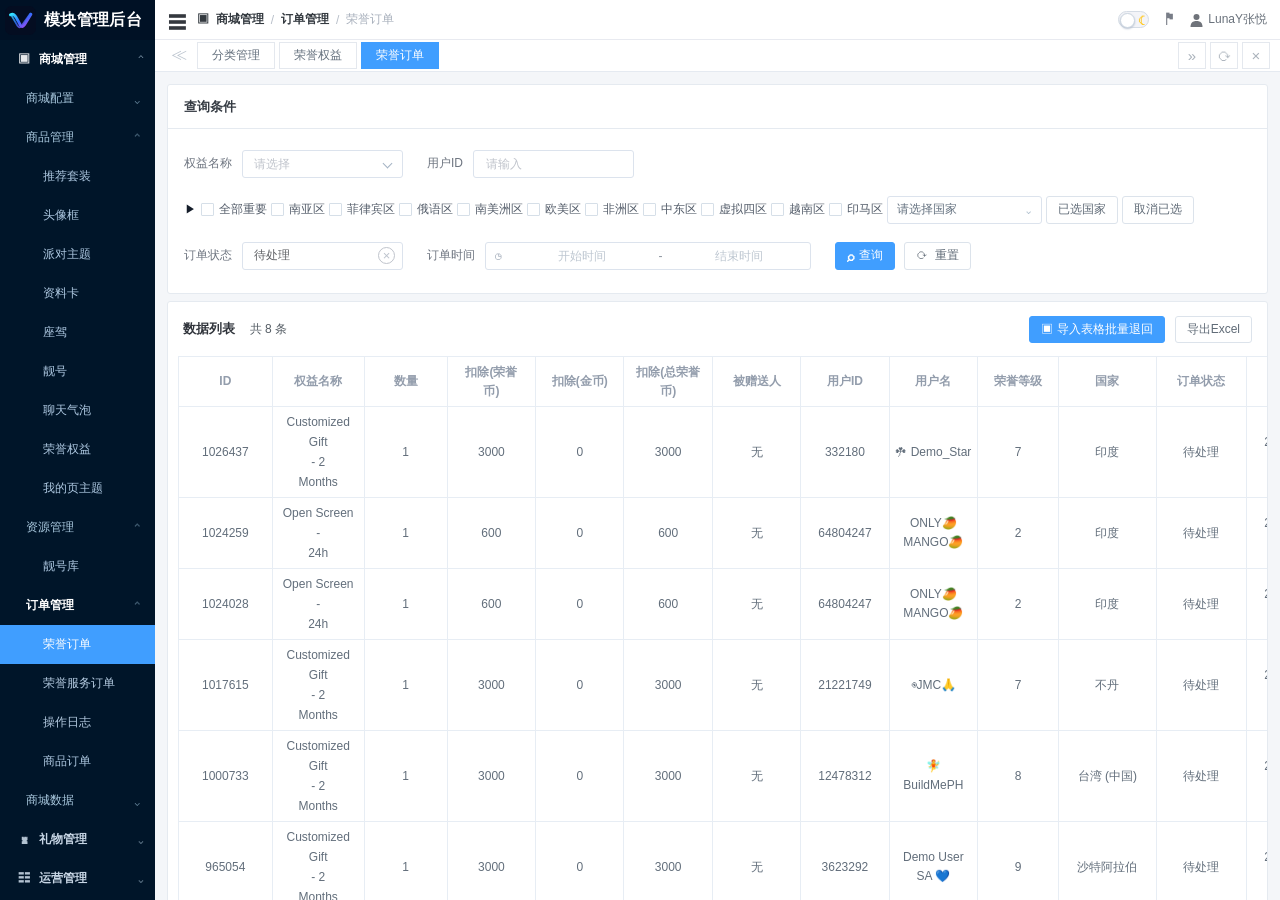
<file: index.html>
<!DOCTYPE html>
<html lang="zh-CN">
<head>
<meta charset="UTF-8">
<meta name="viewport" content="width=device-width, initial-scale=1.0">
<title>模块管理后台 - 荣誉订单</title>
<style>
:root{--blue:#409eff;--blue-hover:#66b1ff;--nav:#001529;--nav-text:#adc8e1;--border:#e8edf3;--muted:#909399;--text:#606266}
*{box-sizing:border-box}html,body{margin:0;width:100%;height:100%;font-family:Arial,"Microsoft YaHei","PingFang SC",sans-serif;color:var(--text);font-size:12px;background:#f4f6f9}button,input,select{font:inherit}button{cursor:pointer}button:disabled{opacity:.55;cursor:not-allowed}#app{height:100vh;display:flex;overflow:hidden}
.sidebar{width:155px;flex:none;background:var(--nav);color:#fff;display:flex;flex-direction:column;height:100vh}.brand{height:40px;display:flex;align-items:center;gap:8px;padding:0 5px;font-size:16px;font-weight:700;white-space:nowrap;background:#001125;letter-spacing:.3px}.brand-icon{width:31px;height:29px;border-radius:7px;background:#040d21;display:flex;align-items:center;justify-content:center;flex:none}.brand-icon svg{width:28px;height:26px}.nav-scroll{overflow-y:auto;flex:1;scrollbar-width:thin;scrollbar-color:#13324b transparent}.nav-group-header,.nav-subhead,.nav-item{height:39px;display:flex;align-items:center;cursor:pointer;position:relative;white-space:nowrap;transition:background .15s}.nav-group-header{font-size:12px;padding:0 11px 0 18px;gap:10px;color:#c6d5e4;font-weight:600}.nav-group-header:hover,.nav-subhead:hover,.nav-item:hover{color:white;background:#0b2843}.nav-group-header .nav-icon{width:11px;height:11px;display:inline-flex;align-items:center;justify-content:center;opacity:.9}.nav-group-header .chevron{margin-left:auto;font-size:14px;font-weight:400;transform:translateY(-1px);color:#8fa9bc}.nav-subhead{padding-left:26px;padding-right:14px;color:#a9c9df;justify-content:space-between}.nav-subhead b{font-size:15px;font-weight:normal;color:#7193aa}.nav-item{padding-left:43px;color:var(--nav-text);font-size:12px}.nav-item.active{color:white;background:#409eff}.nav-item.subactive{color:white;background:#092843}.nav-group-header.active-parent{color:#fff}.nav-group.collapsed .nav-group-body,.nav-subsection.collapsed .nav-subitems{display:none}.nav-separator{height:2px}
.workspace{flex:1;min-width:0;display:flex;flex-direction:column;overflow:hidden}.topbar{flex:none;height:40px;background:#fff;display:flex;align-items:center;padding:0 13px;border-bottom:1px solid #e8eaf0;gap:12px;color:#343a40;font-weight:600}.hamburger{width:17px;height:17px;border:0;background:none;display:grid;align-items:center;padding:0;color:#34383e;font-size:18px}.breadcrumb{display:flex;align-items:center;gap:7px;white-space:nowrap}.breadcrumb .end{color:#a7afbb;font-weight:400}.breadcrumb .slash{color:#b7bec8;font-weight:400}.top-actions{margin-left:auto;display:flex;align-items:center;gap:16px;color:#69717b;font-weight:400}.theme-toggle{border:1px solid #d5dce5;width:31px;height:17px;background:#f3f4f8;border-radius:11px;position:relative;padding:0}.theme-toggle:before{content:"";width:13px;height:13px;border-radius:100%;background:white;border:1px solid #ccd6e0;position:absolute;left:1px;top:1px;box-shadow:0 1px 2px #b8c2d2}.theme-toggle:after{content:"☾";position:absolute;right:2px;top:-1px;color:#ffca28;font-size:15px}.lang{font-size:18px;color:#787d87}.profile{white-space:nowrap}.profile svg{vertical-align:middle;margin-right:5px;fill:#6f737a}
.tabs{height:32px;flex:none;display:flex;align-items:center;background:#fff;border-bottom:1px solid #e5eaf1;padding:0 10px;gap:4px}.tabs .tiny-arrow{font-size:16px;color:#bbc4ce;border:0;background:none;margin-right:0}.tab{height:27px;line-height:25px;padding:0 14px;min-width:71px;border:1px solid #e4e8ee;color:#64707d;background:#fff}.tab.active{border-color:#409eff;background:#409eff;color:#fff}.tabs .tab-spacer{flex:1}.tab-icon{border:1px solid #e4e8ee;background:#fff;height:27px;width:28px;color:#aab2bb;font-size:15px}
.content{overflow:auto;flex:1;min-width:0;padding:16px 16px 14px;background:#f4f6f9}.card{background:#fff;border:1px solid #e5eaf0;border-radius:3px;min-width:1070px}.search-panel{margin-bottom:7px}.card-title{height:44px;display:flex;align-items:center;padding:0 16px;font-size:13px;font-weight:700;color:#343a42;border-bottom:1px solid #e5eaf0}.search-body{padding:10px 16px 13px}.filter-row{display:flex;align-items:center;gap:24px;min-height:49px}.field{display:flex;align-items:center;gap:10px;white-space:nowrap}.label{color:#6e7580}.input,.select{height:28px;background:white;border:1px solid #dce3ed;border-radius:3px;color:#606266;outline:none;transition:border-color .15s}.input:focus,.select:focus{border-color:var(--blue)}.input::placeholder{color:#c0c4cc}.text-input{width:161px;padding:0 12px}.select{width:161px;padding:0 12px;appearance:none;background-image:url("data:image/svg+xml,%3Csvg xmlns='http://www.w3.org/2000/svg' width='14' height='14' viewBox='0 0 24 24' fill='none' stroke='%23b2beca' stroke-width='2'%3E%3Cpath d='m6 9 6 6 6-6'/%3E%3C/svg%3E");background-repeat:no-repeat;background-position:right 8px center;padding-right:25px}.region-line{min-height:43px;display:flex;align-items:center;gap:5px;white-space:nowrap;flex-wrap:wrap}.region-arrow{width:13px;border:0;background:transparent;font-size:11px;color:#151d2a;padding:0}.region-choice{display:inline-flex;align-items:center;gap:5px;white-space:nowrap;color:#555e6b;cursor:pointer}.region-choice input{appearance:none;width:13px;height:13px;margin:0;background:white;border:1px solid #d6dfe8;border-radius:1px;cursor:pointer;position:relative}.region-choice input:checked{background:#409eff;border-color:#409eff}.region-choice input:checked:after{content:"✓";position:absolute;left:1px;top:-3px;color:white;font-size:12px}.country-search{width:115px;height:27px;padding:0 9px;margin-left:3px}.btn{height:28px;border:1px solid #dce3eb;border-radius:3px;background:#fff;color:#606b77;padding:0 11px;display:inline-flex;align-items:center;gap:5px;justify-content:center;white-space:nowrap}.btn:hover{border-color:#b3d8ff;color:#409eff}.btn.primary{background:#409eff;border-color:#409eff;color:white}.btn.primary:hover{background:#66b1ff}.btn.danger{background:#f56c6c;border-color:#f56c6c;color:#fff}.btn.danger:hover{background:#f78989}.btn.small{height:26px;padding:0 13px}.btn.tiny{height:27px;padding:0 11px}.date-pair{display:flex;align-items:center;border:1px solid #dce3ed;height:28px;border-radius:3px;width:326px;position:relative}.date-pair:focus-within{border-color:#409eff}.date-icon{font-size:13px;color:#acb5c1;margin:0 9px}.date-pair input{min-width:0;width:133px;flex:1;border:none;outline:none;color:#596579;height:24px;text-align:center;background:none}.date-pair input::placeholder{color:#bec7d1}.date-dash{color:#8c949f;font-size:12px;padding:0 5px}.date-pair input[type=date]{font-size:11px}.actions-filter{display:flex;gap:9px}.search-symbol{font-size:14px;font-weight:700;line-height:1}.select-state{width:162px}
.list-card{overflow:hidden}.list-toolbar{height:54px;display:flex;align-items:center;padding:0 15px;justify-content:space-between}.list-label{font-size:13px;font-weight:700;color:#30343b}.count{font-size:12px;font-weight:400;margin-left:11px;color:#555d65}.toolbar-actions{display:flex;gap:10px}.table-wrap{width:100%;overflow-x:auto;padding:0 14px;scrollbar-width:thin}.orders-table{border-collapse:collapse;table-layout:fixed;min-width:1836px;width:100%;color:#626e7b;text-align:center;font-size:12px}.orders-table th{height:50px;border:1px solid #e7edf4;color:#939dac;font-weight:600;background:#fff;line-height:19px}.orders-table td{height:69px;padding:5px;border:1px solid #e7edf4;vertical-align:middle;line-height:19px;overflow-wrap:anywhere}.orders-table .benefit{line-height:20px}.orders-table .username{line-height:19px;word-break:break-word}.orders-table .time-cell{line-height:20px}.orders-table .waiting{color:red}.orders-table .muted{color:#9ca5b0}.orders-table .inline-actions{white-space:nowrap;display:flex;gap:4px;align-items:center;justify-content:center}.orders-table .action-btn{min-width:44px;height:27px;padding:0 10px;font-size:12px;border:none;border-radius:3px;color:white;background:#409eff}.orders-table .action-btn.red{background:#f56c6c}.orders-table tr:hover td{background:#f8fbff}.orders-table .status-pending-return{color:#e6a23c}.orders-table .status-completed{color:#67c23a}.orders-table .status-returned{color:#f56c6c}.orders-table .empty-row td{height:210px;color:#a4acb8}.pagination{height:48px;display:flex;align-items:center;gap:12px;padding:0 15px}.page-size{width:105px;height:28px;font-size:12px}.pg-btn{border:none;background:transparent;color:#bbc3cc;min-width:19px;height:27px;font-size:16px}.pg-btn:not(:disabled):hover{color:#409eff}.page-num{background:#fff;border:1px solid #e0e5ed;min-width:42px;height:28px;color:#59606c}.page-input{height:27px;width:43px;border:1px solid #dce3ed;border-radius:3px;text-align:center;outline:none}.pagination .right{margin-left:auto;color:#7c8794}.notice{position:fixed;right:20px;top:24px;background:#fff;border:1px solid #d8e6f4;box-shadow:0 3px 16px #001b3620;padding:13px 18px;border-radius:4px;color:#596373;z-index:100;max-width:360px}.notice.success{border-left:3px solid #67c23a}.notice.error{border-left:3px solid #f56c6c}
.overlay{position:fixed;inset:0;background:rgba(0,0,0,.38);z-index:90;display:none;align-items:center;justify-content:center}.overlay.open{display:flex}.dialog{width:480px;background:white;box-shadow:0 16px 44px #10223535;border-radius:5px;overflow:hidden}.dialog-head{height:53px;padding:0 21px;display:flex;align-items:center;justify-content:space-between;border-bottom:1px solid #edf0f5;font-size:16px;font-weight:600;color:#333}.dialog-close{border:none;background:none;color:#9da5af;font-size:24px}.dialog-content{padding:25px 23px;color:#606b77;font-size:13px;line-height:1.9}.dialog-footer{border-top:1px solid #edf0f5;padding:13px 22px;display:flex;justify-content:flex-end;gap:10px}.upload-area{background:#f9fbfe;border:1px dashed #cad6e3;border-radius:5px;padding:25px 18px;text-align:center;margin-bottom:12px;cursor:pointer}.upload-area:hover{border-color:#409eff}.hint{font-size:12px;color:#969fa9}.link{background:none;color:#409eff;border:none;padding:0;cursor:pointer}.country-pop{position:fixed;background:#fff;border:1px solid #e2e7ed;box-shadow:0 8px 20px #101f3320;z-index:70;width:300px;padding:12px;display:none;border-radius:4px}.country-pop.open{display:block}.country-pop-head{display:flex;justify-content:space-between;align-items:center;margin-bottom:10px}.country-tags{display:flex;gap:6px;flex-wrap:wrap}.country-tag{background:#ecf5ff;color:#409eff;border:1px solid #d9ecff;border-radius:3px;padding:5px 8px;font-size:12px}.country-tag span{cursor:pointer;margin-left:6px}.country-empty{color:#b0b8c0;padding:15px 0;text-align:center}.placeholder-view{display:none;background:#fff;padding:30px;min-height:220px;border:1px solid #e5eaf0;font-size:13px;color:#8895a3}.content.placeholder-mode .search-panel,.content.placeholder-mode .list-card{display:none}.content.placeholder-mode .placeholder-view{display:block}.tiny-sidebar{width:55px}.tiny-sidebar .brand{overflow:hidden}.tiny-sidebar .brand span,.tiny-sidebar .nav-scroll{display:none}.sidebar{transition:width .18s}
@media(max-width:1500px){.content{padding:12px}.card{min-width:990px}.region-line{gap:4px}.table-wrap{padding:0 10px}}@media(max-width:1100px){.sidebar{width:132px}.brand{font-size:13px}.nav-item{padding-left:32px}.nav-subhead{padding-left:20px}.top-actions{gap:8px}}

/* 与后台 Element 风格一致的权益/订单状态下拉选择器 */
.smart-select{position:relative;display:inline-flex;width:161px;height:28px;align-items:center;flex:none;border:1px solid #dce3ed;border-radius:3px;background:#fff;z-index:3}
.smart-select:focus-within,.smart-select.open{border-color:#409eff;z-index:15}
.smart-display{width:100%;height:26px;min-width:0;border:0;outline:0;padding:0 32px 0 11px;background:transparent;color:#606266;font-size:12px;overflow:hidden;text-overflow:ellipsis;white-space:nowrap}
.smart-display::placeholder{color:#c0c4cc}
.smart-arrow{position:absolute;right:11px;top:9px;width:7px;height:7px;border-right:1px solid #a4b3c4;border-bottom:1px solid #a4b3c4;transform:rotate(45deg);pointer-events:none;transition:transform .14s}
.smart-select.open .smart-arrow{transform:translateY(4px) rotate(225deg)}
.smart-select:has(.smart-clear.visible) .smart-arrow{display:none}
.smart-clear{display:none;position:absolute;right:7px;top:4px;width:17px;height:17px;line-height:15px;text-align:center;padding:0;border:1px solid #c0c4cc;color:#bdc3cd;border-radius:50%;background:#fff;font-size:13px;z-index:2}
.smart-clear.visible{display:block}
.smart-select.open .smart-clear{display:none}
.smart-select .smart-pop{display:none;position:absolute;top:37px;left:0;background:white;border:1px solid #e4e7ed;border-radius:4px;box-shadow:0 2px 12px 0 rgba(0,0,0,.13);width:270px;padding:5px 0;z-index:30}
.smart-select.open .smart-pop{display:block}
.smart-select .smart-pop::before{content:"";position:absolute;left:32px;top:-7px;width:11px;height:11px;background:#fff;border-top:1px solid #e4e7ed;border-left:1px solid #e4e7ed;transform:rotate(45deg)}
.smart-options{height:auto;max-height:236px;overflow-y:auto;overscroll-behavior:contain;scrollbar-width:thin;scrollbar-color:#c9cdd4 #fff}
.smart-option{display:flex;align-items:center;min-height:31px;padding:0 16px;color:#606266;font-size:12px;white-space:nowrap;cursor:pointer}
.smart-option:hover,.smart-option.hovered{background:#f5f7fa}
.smart-option.selected{font-weight:600;color:#409eff}
.smart-option .muted-option{color:#929ba7}
.smart-options .no-match{height:45px;display:grid;place-items:center;color:#a0a8b0}
.state-smart{width:161px}.state-smart .smart-pop{width:189px}
.state-smart .smart-option{min-height:29px;padding-left:18px}
.state-smart .smart-options{max-height:190px}

/* Existing region selectors preserved; country choices now match the checkbox dropdown filter. */
.honor-country-picker{position:relative;width:155px;flex:none}
.honor-country-trigger{display:flex;align-items:center;justify-content:space-between;width:100%;height:28px;padding:0 9px;background:#fff;border-radius:3px;color:#667381;white-space:nowrap;overflow:hidden;gap:7px}
.honor-country-trigger>span{margin-left:auto;color:#8ca3b7;font-size:13px}
.honor-country-trigger.open{border-color:#409eff;color:#409eff}
.honor-country-popup{display:none;position:absolute;top:calc(100% + 4px);left:0;width:275px;max-width:calc(100vw - 45px);max-height:318px;background:#fff;border:1px solid #dbe4ee;border-radius:4px;z-index:88;box-shadow:0 8px 24px #15375826;flex-direction:column;overflow:hidden}
.honor-country-popup.open{display:flex}
.honor-country-search{height:31px;width:calc(100% - 18px);margin:9px;font-size:12px;padding:0 10px}
.honor-country-tools{display:flex;align-items:center;gap:12px;justify-content:flex-end;padding:6px 11px;border-top:1px solid #eef2f7;border-bottom:1px solid #eef2f7}
.honor-country-tools button{border:0;background:none;color:#409eff;font-size:12px;padding:3px;cursor:pointer}
.honor-country-options{overflow:auto;max-height:235px;padding:4px 0}
.honor-country-item{display:flex;align-items:center;gap:9px;padding:7px 13px;cursor:pointer;color:#667381;white-space:nowrap}
.honor-country-item:hover,.honor-country-item:has(input:checked){background:#edf6ff;color:#409eff}
.honor-country-item input{width:14px;height:14px;margin:0;accent-color:#409eff}
.honor-country-item[hidden]{display:none}
</style>
</head>
<body>
<div id="app">
<aside class="sidebar" id="sidebar">
  <div class="brand"><div class="brand-icon"><svg viewBox="0 0 48 36" fill="none"><defs><linearGradient id="gradient" x1="0" x2="1" y1="0" y2="1"><stop stop-color="#32e6ff"/><stop offset=".5" stop-color="#356cff"/><stop offset="1" stop-color="#b342e9"/></linearGradient></defs><path d="M6 9c4-2 7-1 10 5l7 13c2 3 4 3 7-1l11-18" stroke="url(#gradient)" stroke-width="5" stroke-linecap="round"/><path d="M7 9 18 28c2 3 4 4 7 0L40 7" stroke="url(#gradient)" stroke-width="3" opacity=".82" stroke-linecap="round"/></svg></div><span>模块管理后台</span></div>
  <div class="nav-scroll">
    <div class="nav-group" data-navgroup="mall">
      <div class="nav-group-header active-parent"><span class="nav-icon">▣</span>商城管理<span class="chevron">⌃</span></div>
      <div class="nav-group-body">
        <div class="nav-subsection collapsed"><div class="nav-subhead">商城配置<b>⌄</b></div><div class="nav-subitems"><div class="nav-item">商城基础配置</div></div></div>
        <div class="nav-subsection"><div class="nav-subhead">商品管理<b>⌃</b></div><div class="nav-subitems">
          <div class="nav-item">推荐套装</div><div class="nav-item">头像框</div><div class="nav-item">派对主题</div><div class="nav-item">资料卡</div><div class="nav-item">座驾</div><div class="nav-item">靓号</div><div class="nav-item">聊天气泡</div><div class="nav-item">荣誉权益</div><div class="nav-item">我的页主题</div>
        </div></div>
        <div class="nav-subsection"><div class="nav-subhead">资源管理<b>⌃</b></div><div class="nav-subitems"><div class="nav-item">靓号库</div></div></div>
        <div class="nav-subsection"><div class="nav-subhead" style="color:#fff;font-weight:600">订单管理<b>⌃</b></div><div class="nav-subitems"><div class="nav-item active" data-page="荣誉订单">荣誉订单</div><a class="nav-item" href="./honor-service-orders.html" style="text-decoration:none;color:#b4cbe1">荣誉服务订单</a><a class="nav-item" href="./honor-operation-logs.html" style="text-decoration:none;color:#b4cbe1">操作日志</a><div class="nav-item">商品订单</div></div></div>
        <div class="nav-subsection collapsed"><div class="nav-subhead">商城数据<b>⌄</b></div><div class="nav-subitems"><div class="nav-item">数据统计</div></div></div>
      </div>
    </div>
    <div class="nav-group collapsed"><div class="nav-group-header"><span class="nav-icon">♜</span>礼物管理<span class="chevron">⌄</span></div><div class="nav-group-body"><div class="nav-subsection collapsed"><div class="nav-subhead">礼物基础管理<b>⌄</b></div><div class="nav-subitems"><div class="nav-item">礼物配置</div></div></div><div class="nav-subsection collapsed"><div class="nav-subhead">礼物消息管理<b>⌄</b></div><div class="nav-subitems"><div class="nav-item">消息列表</div></div></div></div></div>
    <div class="nav-group collapsed"><div class="nav-group-header"><span class="nav-icon">☷</span>运营管理<span class="chevron">⌄</span></div><div class="nav-group-body"><div class="nav-item">活动管理</div></div></div>
    <div class="nav-group collapsed"><div class="nav-group-header"><span class="nav-icon">▧</span>内容管理<span class="chevron">⌄</span></div><div class="nav-group-body"><div class="nav-item">内容审核</div></div></div>
  </div>
</aside>
<section class="workspace">
  <header class="topbar"><button class="hamburger" id="sidebarToggle" aria-label="收起侧边栏">☰</button><div class="breadcrumb"><span>▣&nbsp; 商城管理</span><span class="slash">/</span><span>订单管理</span><span class="slash">/</span><span class="end" id="crumbEnd">荣誉订单</span></div><div class="top-actions"><button class="theme-toggle" title="主题切换" id="themeToggle"></button><span class="lang" title="语言">⚑</span><span class="profile"><svg width="13" height="14" viewBox="0 0 13 14"><circle cx="6.5" cy="4" r="3"/><path d="M.5 14c0-4 2-6 6-6s6 2 6 6"/></svg>LunaY张悦</span></div></header>
  <nav class="tabs"><button class="tiny-arrow" aria-label="切换标签">≪</button><button class="tab" data-tab="分类管理">分类管理</button><button class="tab" data-tab="荣誉权益">荣誉权益</button><button class="tab active" data-tab="荣誉订单">荣誉订单</button><div class="tab-spacer"></div><button class="tab-icon" title="下一页标签">»</button><button class="tab-icon" title="刷新" id="refresh">⟳</button><button class="tab-icon" title="关闭其他页面">×</button></nav>
  <main class="content" id="mainContent">
    <section class="card search-panel">
      <div class="card-title">查询条件</div>
      <div class="search-body">
        <div class="filter-row">
          <label class="field"><span class="label">权益名称</span><span class="smart-select benefit-smart" id="benefitSmart">
<input type="hidden" id="benefitFilter"><input class="smart-display" id="benefitDisplay" type="text" placeholder="请选择" autocomplete="off" aria-label="权益名称" role="combobox" aria-expanded="false" aria-controls="benefitOptions"><button type="button" class="smart-clear" data-smart-clear="benefit" title="清除选择">×</button><span class="smart-arrow" aria-hidden="true"></span><div class="smart-pop"><div class="smart-options" id="benefitOptions" role="listbox"></div></div>
</span></label>
          <label class="field"><span class="label">用户ID</span><input class="input text-input" id="userIdFilter" placeholder="请输入" autocomplete="off"></label>
        </div>
        <div class="region-line" id="countryLine">
          <button class="region-arrow" id="countryExpand" title="展开地区">▶</button>
          <label class="region-choice"><input type="checkbox" id="allCountry">全部重要</label>
          <label class="region-choice"><input type="checkbox" data-region="南亚区">南亚区</label>
          <label class="region-choice"><input type="checkbox" data-region="菲律宾区">菲律宾区</label>
          <label class="region-choice"><input type="checkbox" data-region="俄语区">俄语区</label>
          <label class="region-choice"><input type="checkbox" data-region="南美洲区">南美洲区</label>
          <label class="region-choice"><input type="checkbox" data-region="欧美区">欧美区</label>
          <label class="region-choice"><input type="checkbox" data-region="非洲区">非洲区</label>
          <label class="region-choice"><input type="checkbox" data-region="中东区">中东区</label>
          <label class="region-choice"><input type="checkbox" data-region="虚拟四区">虚拟四区</label>
          <label class="region-choice"><input type="checkbox" data-region="越南区">越南区</label>
          <label class="region-choice"><input type="checkbox" data-region="印马区">印马区</label>
          <div class="honor-country-picker" id="honorCountryPicker">
            <button type="button" class="input honor-country-trigger" id="honorCountryTrigger" aria-haspopup="true" aria-expanded="false">请选择国家 <span>⌄</span></button>
            <input type="hidden" id="countryFilter">
            <div class="honor-country-popup" id="honorCountryMenu">
              <input class="input honor-country-search" type="search" id="honorCountrySearch" placeholder="搜索国家" autocomplete="off">
              <div class="honor-country-tools"><button type="button" id="honorCountrySelectAll">全选</button><button type="button" id="honorCountryClear">清空</button></div>
              <div class="honor-country-options" id="honorCountryOptions"></div>
            </div>
          </div>
          <button class="btn" id="chosenCountry">已选国家</button><button class="btn" id="clearCountry">取消已选</button>
        </div>
        <div class="filter-row">
          <label class="field"><span class="label">订单状态</span><span class="smart-select state-smart" id="statusSmart"><input type="hidden" id="statusFilter" value="待处理"><input class="smart-display" id="statusDisplay" type="text" placeholder="请选择" autocomplete="off" aria-label="订单状态" role="combobox" aria-expanded="false" aria-controls="statusOptions"><button type="button" class="smart-clear visible" data-smart-clear="status" title="清除选择">×</button><span class="smart-arrow" aria-hidden="true"></span><div class="smart-pop"><div class="smart-options" id="statusOptions" role="listbox"></div></div></span></label>
          <label class="field"><span class="label">订单时间</span><span class="date-pair"><span class="date-icon">◷</span><input id="dateStart" type="text" placeholder="开始时间" onfocus="this.type='date'" onblur="if(!this.value)this.type='text'"><span class="date-dash">-</span><input id="dateEnd" type="text" placeholder="结束时间" onfocus="this.type='date'" onblur="if(!this.value)this.type='text'"></span></label>
          <span class="actions-filter"><button class="btn primary" id="searchBtn"><span class="search-symbol">⌕</span>查询</button><button class="btn" id="resetBtn">⟳&nbsp; 重置</button></span>
        </div>
      </div>
    </section>
    <section class="card list-card">
      <div class="list-toolbar"><div class="list-label">数据列表 <span class="count" id="recordCount">共 8 条</span></div><div class="toolbar-actions"><button class="btn primary tiny" id="importBtn">▣ 导入表格批量退回</button><button class="btn tiny" id="exportBtn">导出Excel</button></div></div>
      <div class="table-wrap"><table class="orders-table"><colgroup><col style="width:5.3%"><col style="width:5.2%"><col style="width:4.7%"><col style="width:5%"><col style="width:5%"><col style="width:5%"><col style="width:5%"><col style="width:5%"><col style="width:5%"><col style="width:4.6%"><col style="width:5.5%"><col style="width:5.1%"><col style="width:5.5%"><col style="width:4.8%"><col style="width:5.3%"><col style="width:4.7%"><col style="width:5%"><col style="width:5.3%"><col style="width:4.8%"><col style="width:8%"></colgroup><thead><tr><th>ID</th><th>权益名称</th><th>数量</th><th>扣除(荣誉<br>币)</th><th>扣除(金币)</th><th>扣除(总荣誉<br>币)</th><th>被赠送人</th><th>用户ID</th><th>用户名</th><th>荣誉等级</th><th>国家</th><th>订单状态</th><th>订单时间</th><th>等待时间</th><th>完成时间</th><th>使用状态</th><th>使用时间</th><th>whatsapp</th><th>海外操作员工</th><th>操作</th></tr></thead><tbody id="orderRows"></tbody></table></div>
      <div class="pagination"><select class="select page-size" id="pageSize"><option value="50">50条/页</option><option value="20">20条/页</option><option value="10">10条/页</option><option value="5">5条/页</option></select><button class="pg-btn" id="prevPage">‹</button><button class="pg-btn" id="nextPage">›</button><span>前往</span><input class="page-input" id="pageNumber" value="1" inputmode="numeric"><span>页</span><span class="right" id="totalRight">共 8 条</span></div>
    </section>
    <div class="placeholder-view" id="placeholderView">当前原型重点还原「荣誉订单」页面，请切换回「荣誉订单」查看。</div>
  </main>
</section>
</div>
<div class="country-pop" id="countryPop"><div class="country-pop-head"><b>已选国家 / 地区</b><button class="link" id="closeCountry">关闭</button></div><div class="country-tags" id="countryTags"></div></div>
<div class="overlay" id="overlay"><div class="dialog"><div class="dialog-head"><span id="modalTitle">提示</span><button class="dialog-close" id="modalClose">×</button></div><div class="dialog-content" id="modalBody"></div><div class="dialog-footer"><button class="btn" id="modalCancel">取消</button><button class="btn primary" id="modalOK">确定</button></div></div></div>
<script src="./honor-audit-shared.js"></script>
<script>
(function(){
"use strict";
var seed=[
{id:"1026437",benefit:"Customized Gift - 2 Months",qty:1,honor:3000,coin:0,total:3000,to:"无",uid:"332180",name:"☘ Demo_Star",level:7,country:"印度",region:"南亚区",status:"待处理",created:"2026-10-18 15:20:57",waiting:"1天",whatsapp:"+91 9706****48"},
{id:"1024259",benefit:"Open Screen - 24h",qty:1,honor:600,coin:0,total:600,to:"无",uid:"64804247",name:"ONLY🥭 MANGO🥭",level:2,country:"印度",region:"南亚区",status:"待处理",created:"2026-10-17 23:30:00",waiting:"1天",whatsapp:"+91 9811****68"},
{id:"1024028",benefit:"Open Screen - 24h",qty:1,honor:600,coin:0,total:600,to:"无",uid:"64804247",name:"ONLY🥭 MANGO🥭",level:2,country:"印度",region:"南亚区",status:"待处理",created:"2026-10-17 21:16:19",waiting:"1天",whatsapp:"+91 9911****67"},
{id:"1017615",benefit:"Customized Gift - 2 Months",qty:1,honor:3000,coin:0,total:3000,to:"无",uid:"21221749",name:"◉JMC🙏",level:7,country:"不丹",region:"南亚区",status:"待处理",created:"2026-10-15 19:22:18",waiting:"3天",whatsapp:"+975 9748****53"},
{id:"1000733",benefit:"Customized Gift - 2 Months",qty:1,honor:3000,coin:0,total:3000,to:"无",uid:"12478312",name:"🧚 BuildMePH",level:8,country:"台湾 (中国)",region:"南亚区",status:"待处理",created:"2026-10-10 12:37:02",waiting:"9天",whatsapp:"+886 9167****03"},
{id:"965054",benefit:"Customized Gift - 2 Months",qty:1,honor:3000,coin:0,total:3000,to:"无",uid:"3623292",name:"Demo User SA 💙",level:9,country:"沙特阿拉伯",region:"中东区",status:"待处理",created:"2026-09-30 21:51:10",waiting:"18天",whatsapp:"+213 0551****11"},
{id:"961937",benefit:"Customized Gift - 2 Months",qty:1,honor:3000,coin:0,total:3000,to:"无",uid:"4031007",name:"🎀 Hiphopper™",level:6,country:"印度",region:"南亚区",status:"待处理",created:"2026-09-30 01:05:06",waiting:"19天",whatsapp:"+91 8920****00"},
{id:"940365",benefit:"Customized Gift - 2 Months",qty:1,honor:3000,coin:0,total:3000,to:"无",uid:"6111527",name:"Zolfa",level:6,country:"沙特阿拉伯",region:"中东区",status:"待处理",created:"2026-09-24 13:33:30",waiting:"25天",whatsapp:"+966 0951****14"}
];
var storageKey="honor-order-demo-v2",rows,shown=[],page=1,selected=[],dialogAction=null;
try{var saved=JSON.parse(localStorage.getItem(storageKey));rows=Array.isArray(saved)&&saved.length===seed.length?saved:seed.map(function(x){return Object.assign({},x)});rows.forEach(function(r){if(r.status==="已完成")r.status="已处理"})}catch(e){rows=seed.map(function(x){return Object.assign({},x)});}
function el(id){return document.getElementById(id)}
function esc(s){return String(s==null?"":s).replace(/[&<>"']/g,function(c){return {"&":"&amp;","<":"&lt;",">":"&gt;",'"':"&quot;","'":"&#39;"}[c]})}
function save(){try{localStorage.setItem(storageKey,JSON.stringify(rows))}catch(e){}}
function notice(message,kind){var n=document.createElement("div");n.className="notice "+(kind||"success");n.textContent=message;document.body.appendChild(n);setTimeout(function(){n.remove()},2900)}
function timeHTML(s){return esc(s||"--").replace(" ","<br>")}
function benefitHTML(s){return esc(s).replace(" - ","<br>- ").replace(" 2 Months"," 2<br>Months").replace(" 24h","<br>24h")}
var honorCountries=["印度","沙特阿拉伯","巴基斯坦","印度尼西亚","菲律宾","越南","马来西亚","孟加拉国","尼泊尔","埃及","阿联酋","日本","新加坡","泰国","尼日利亚","不丹","台湾 (中国)","美国","英国"];
function honorCountrySelected(){return Array.from(document.querySelectorAll("#honorCountryOptions input:checked")).map(function(x){return x.value})}
function honorCountrySync(){var names=honorCountrySelected(),trigger=el("honorCountryTrigger");el("countryFilter").value=names.join(",");trigger.firstChild.textContent=!names.length?"请选择国家 ":names.length===1?names[0]+" ":"已选 "+names.length+" 个国家 "}
function honorCountryOptionsRender(){var selection=honorCountrySelected();var list=[...new Set(honorCountries.concat(rows.map(function(r){return r.country}).filter(Boolean)))];el("honorCountryOptions").innerHTML=list.map(function(v){return '<label class="honor-country-item"><input type="checkbox" value="'+esc(v)+'"'+(selection.indexOf(v)>-1?" checked":"")+'><span>'+esc(v)+'</span></label>'}).join("");honorCountrySync()}
function honorCountrySetAll(value){el("honorCountryOptions").querySelectorAll('input[type="checkbox"]').forEach(function(x){x.checked=value});honorCountrySync()}
function getFilters(){return {benefit:el("benefitFilter").value,uid:el("userIdFilter").value.trim(),status:el("statusFilter").value,country:el("countryFilter").value.split(",").filter(Boolean),start:el("dateStart").value,end:el("dateEnd").value,regions:Array.from(document.querySelectorAll("[data-region]:checked")).map(function(n){return n.getAttribute("data-region")})}}

var benefitList=[
"PK Energy Gift (Daily Sales Limit: 5000)",
"PK War Drum Gift (Daily Sales Limit: 1000)",
"PK Defense Gift (Daily Sales Limit: 500)",
"自定义座驾 - 2个月（每月限售：3）",
"Supreme Box - 每日限量：5",
"Supreme Box - 每日限量：5",
"Supreme Box - 每日限量：5",
"Supreme Box - 每日限量：5",
"荣誉卡 - 2个月",
"荣誉卡 - 2个月",
"动态置顶卡 - 1h",
"定制礼物 - 2个月",
"账号解封",
"功能解封",
"开屏 - 72 h",
"横幅 - 72小时",
"开屏 - 24小时",
"横幅 - 24小时",
"金豆*100k",
"金豆*200k",
"Customized Gift - 2 Months",
"Open Screen - 24h"
];
var statusList=["待处理","已处理","已退回","退回中"];
var smartSelectors={};
function initSmartSelect(key,options,defaultValue){
  var root=el(key+"Smart"),hidden=el(key+"Filter"),display=el(key+"Display"),list=el(key+"Options"),hoverIndex=-1;
  function itemValue(index){return options[index]||""}
  function updateDisplay(){display.value=hidden.value;display.title=hidden.value;root.querySelector(".smart-clear").classList.toggle("visible",!!hidden.value)}
  function close(){root.classList.remove("open");display.setAttribute("aria-expanded","false");hoverIndex=-1;updateDisplay()}
  function draw(term){var q=String(term||"").trim().toLocaleLowerCase();var matches=options.map(function(v,i){return {v:v,index:i}}).filter(function(o){return !q||o.v.toLocaleLowerCase().includes(q)});list.innerHTML=matches.length?matches.map(function(o){return '<div class="smart-option'+(o.v===hidden.value?" selected":"")+'" data-index="'+o.index+'" role="option" aria-selected="'+(o.v===hidden.value)+'">'+esc(o.v)+'</div>'}).join(""):'<div class="no-match">无匹配数据</div>';hoverIndex=-1}
  function open(){Object.keys(smartSelectors).forEach(function(k){if(k!==key)smartSelectors[k].close()});root.classList.add("open");display.setAttribute("aria-expanded","true");draw("");var selectedItem=list.querySelector(".selected");if(selectedItem)selectedItem.scrollIntoView({block:"nearest"});}
  function pick(v){hidden.value=v;updateDisplay();close();display.blur()}
  display.addEventListener("click",function(){if(root.classList.contains("open")){close()}else{open()}});
  display.addEventListener("input",function(){root.classList.add("open");display.setAttribute("aria-expanded","true");draw(display.value)});
  display.addEventListener("keydown",function(e){
    if(e.key==="Escape"){close();return}
    if(e.key==="Enter"){e.preventDefault();var items=list.querySelectorAll(".smart-option");var item=hoverIndex>=0?items[hoverIndex]:(items.length===1?items[0]:null);if(item)pick(itemValue(+item.dataset.index));else if(!root.classList.contains("open"))open();return}
    if(e.key==="ArrowDown"||e.key==="ArrowUp"){e.preventDefault();if(!root.classList.contains("open"))open();var all=list.querySelectorAll(".smart-option");if(!all.length)return;hoverIndex=e.key==="ArrowDown"?Math.min(all.length-1,hoverIndex+1):Math.max(0,hoverIndex-1);all.forEach(function(n,i){n.classList.toggle("hovered",i===hoverIndex)});all[hoverIndex].scrollIntoView({block:"nearest"})}
  });
  root.querySelector(".smart-arrow").addEventListener("click",function(e){e.stopPropagation();if(root.classList.contains("open"))close();else{display.focus();open()}});
  root.querySelector(".smart-clear").addEventListener("click",function(e){e.preventDefault();e.stopPropagation();hidden.value="";updateDisplay();close()});
  list.addEventListener("mousedown",function(e){e.preventDefault();var item=e.target.closest("[data-index]");if(item)pick(itemValue(+item.dataset.index))});
  document.addEventListener("mousedown",function(e){if(!root.contains(e.target))close()});
  hidden.value=defaultValue||"";updateDisplay();smartSelectors[key]={close:close,sync:updateDisplay,set:pick}
}
function renderActionButtons(r){
  var actionMap={"待处理":[["complete","完成",false],["return","退回",true]],"已处理":[["return","退回",true]],"退回中":[],"已退回":[]};
  var acts=actionMap[r.status]||[];
  if(!acts.length)return '<span class="muted">--</span>';
  return '<div class="inline-actions">'+acts.map(function(a){return '<button class="action-btn'+(a[2]?" red":"")+'" data-action="'+a[0]+'" data-id="'+esc(r.id)+'">'+a[1]+'</button>'}).join("")+'</div>';
}

function render(){var f=getFilters();shown=rows.filter(function(r){return (!f.benefit||r.benefit===f.benefit||((f.benefit==="定制礼物 - 2个月"||f.benefit==="荣誉卡 - 2个月")&&r.benefit==="Customized Gift - 2 Months")||(f.benefit==="开屏 - 24小时"&&r.benefit==="Open Screen - 24h"))&&(!f.uid||r.uid.indexOf(f.uid)>-1)&&(!f.status||r.status===f.status)&&(!f.country.length||f.country.indexOf(r.country)>-1)&&(!f.regions.length||f.regions.indexOf(r.region)>-1)&&(!f.start||r.created.slice(0,10)>=f.start)&&(!f.end||r.created.slice(0,10)<=f.end)});var per=+el("pageSize").value;var max=Math.max(1,Math.ceil(shown.length/per));page=Math.max(1,Math.min(page,max));var part=shown.slice((page-1)*per,page*per);el("recordCount").textContent="共 "+shown.length+" 条";el("totalRight").textContent="共 "+shown.length+" 条";el("pageNumber").value=page;el("prevPage").disabled=page<=1;el("nextPage").disabled=page>=max;
el("orderRows").innerHTML=part.length?part.map(function(r){var stateClass=r.status==="已处理"?"status-completed":r.status==="已退回"?"status-returned":r.status==="退回中"?"status-pending-return":"";return '<tr><td>'+esc(r.id)+'</td><td class="benefit">'+benefitHTML(r.benefit)+'</td><td>'+r.qty+'</td><td>'+r.honor+'</td><td>'+r.coin+'</td><td>'+r.total+'</td><td>'+esc(r.to)+'</td><td>'+esc(r.uid)+'</td><td class="username">'+esc(r.name)+'</td><td>'+r.level+'</td><td>'+esc(r.country)+'</td><td class="'+stateClass+'">'+esc(r.status)+'</td><td class="time-cell">'+timeHTML(r.created)+'</td><td class="'+(r.status==="待处理"?"waiting":"muted")+'">'+(r.status==="待处理"?esc(r.waiting):"--")+'</td><td class="time-cell">'+timeHTML(r.completed||"--")+'</td><td>'+esc(r.used||"")+'</td><td>'+esc(r.usedTime||"")+'</td><td class="time-cell">'+esc(r.whatsapp).replace(" ","<br>")+'</td><td>'+esc(honorOperatorLabel(r))+'</td><td>'+renderActionButtons(r)+'</td></tr>'}).join(""):'<tr class="empty-row"><td colspan="20">暂无数据</td></tr>'}
// Simulated names only for the original eight demonstration orders; real edits override these.
var honorDemoNames=["Maya Chen (Demo)","Olivia Tan (Demo)","Noah Lee (Demo)","Daniel Kim (Demo)","Maya Chen (Demo)","Daniel Kim (Demo)","Olivia Tan (Demo)","Noah Lee (Demo)"];
function honorOperatorLabel(r){
 if(r.operator&&!/^[01]$/.test(String(r.operator)))return String(r.operator);
 var idx=seed.findIndex(function(x){return x.id===r.id});
 return idx>=0?honorDemoNames[idx]:"--";
}
function reset(){el("benefitFilter").value="";smartSelectors.benefit.sync();el("userIdFilter").value="";el("statusFilter").value="待处理";smartSelectors.status.sync();honorCountrySetAll(false);el("countryFilter").value="";el("dateStart").value="";el("dateEnd").value="";el("dateStart").type="text";el("dateEnd").type="text";document.querySelectorAll("[data-region],#allCountry").forEach(function(x){x.checked=false});page=1;render()}
function modal(title,body,ok,onConfirm){el("modalTitle").textContent=title;el("modalBody").innerHTML=body;el("modalOK").textContent=ok||"确定";dialogAction=onConfirm||null;el("overlay").classList.add("open")}
function closeModal(){el("overlay").classList.remove("open");dialogAction=null}
function changeStatus(id,status){var r=rows.find(function(x){return x.id===id});if(!r)return;var prev=r.status;if(status==="已处理"&&prev!=="待处理")return;if(status==="退回中"&&prev!=="待处理"&&prev!=="已处理")return;var operator=window.HonorAudit&&window.HonorAudit.requestOperator(true);if(!operator){notice("请输入海外操作员工的英文名","error");return}r.status=status;r.completed=status==="已处理"?new Date().toLocaleString("sv-SE",{hour12:false}):"";r.operator=operator;save();if(window.HonorAudit)window.HonorAudit.record({module:"honor",actor:operator,action:status==="已处理"?"Complete":"Return",orderId:id,before:{status:prev},after:{status:status,operator:operator},detail:"Updated honor order status"});render();notice("订单 "+id+" 已更新为「"+status+"」")}
el("orderRows").addEventListener("click",function(e){var b=e.target.closest("[data-action]");if(!b)return;var id=b.getAttribute("data-id");var action=b.getAttribute("data-action");var status=action==="complete"?"已处理":"退回中";var current=rows.find(function(x){return x.id===id});if(!current)return;if(action==="complete"&&current.status!=="待处理")return;if(action==="return"&&current.status!=="待处理"&&current.status!=="已处理")return;modal(action==="complete"?"完成订单":"退回订单",'确认将订单 <b>'+esc(id)+'</b> 标记为「'+status+'」吗？<br><span class="hint">当前页面为交互演示，操作仅保存在本地浏览器。</span>',"确认",function(){changeStatus(id,status)})});
el("modalClose").onclick=closeModal;el("modalCancel").onclick=closeModal;el("overlay").addEventListener("click",function(e){if(e.target===this)closeModal()});el("modalOK").onclick=function(){var fn=dialogAction;closeModal();if(fn)fn()};
el("searchBtn").onclick=function(){page=1;render()};el("resetBtn").onclick=reset;el("userIdFilter").onkeydown=function(e){if(e.key==="Enter"){page=1;render()}};el("pageSize").onchange=function(){page=1;render()};el("prevPage").onclick=function(){page--;render()};el("nextPage").onclick=function(){page++;render()};el("pageNumber").onchange=function(){page=Math.max(1,parseInt(this.value,10)||1);render()};
document.querySelectorAll("[data-region]").forEach(function(c){c.onchange=function(){el("allCountry").checked=Array.from(document.querySelectorAll("[data-region]")).every(function(x){return x.checked});selected=Array.from(document.querySelectorAll("[data-region]:checked")).map(function(x){return x.getAttribute("data-region")})}});
el("allCountry").onchange=function(){var v=this.checked;document.querySelectorAll("[data-region]").forEach(function(x){x.checked=v})};
el("clearCountry").onclick=function(){document.querySelectorAll("[data-region],#allCountry").forEach(function(x){x.checked=false});honorCountrySetAll(false);el("countryFilter").value="";renderCountryTags();notice("已取消全部地区选择")};
function renderCountryTags(){var list=Array.from(document.querySelectorAll("[data-region]:checked")).map(function(x){return x.getAttribute("data-region")});el("countryTags").innerHTML=list.length?list.map(function(name){return '<span class="country-tag">'+esc(name)+'<span data-remove="'+esc(name)+'">×</span></span>'}).join(""):'<div class="country-empty">暂未选择国家或地区</div>'}
el("chosenCountry").onclick=function(){renderCountryTags();var rect=this.getBoundingClientRect();var p=el("countryPop");p.style.top=Math.min(rect.bottom+5,innerHeight-180)+"px";p.style.left=Math.min(rect.left,innerWidth-310)+"px";p.classList.toggle("open")};
el("closeCountry").onclick=function(){el("countryPop").classList.remove("open")};el("countryTags").onclick=function(e){var name=e.target.getAttribute("data-remove");if(!name)return;document.querySelectorAll("[data-region]").forEach(function(x){if(x.getAttribute("data-region")===name)x.checked=false});el("allCountry").checked=false;renderCountryTags()};
el("countryExpand").onclick=function(){var x=this;x.textContent=x.textContent==="▶"?"▼":"▶";notice(x.textContent==="▼"?"全部地区已展开":"地区已收起")};
function exportCSV(){var headers=["ID","权益名称","数量","扣除(荣誉币)","扣除(金币)","扣除(总荣誉币)","被赠送人","用户ID","用户名","荣誉等级","国家","订单状态","订单时间","等待时间","完成时间","使用状态","使用时间","whatsapp","海外操作员工"];var lines=[headers].concat(shown.map(function(r){return [r.id,r.benefit,r.qty,r.honor,r.coin,r.total,r.to,r.uid,r.name,r.level,r.country,r.status,r.created,r.waiting,r.completed||"",r.used||"",r.usedTime||"",r.whatsapp,honorOperatorLabel(r)]}));var csv="\ufeff"+lines.map(function(a){return a.map(function(v){return '"'+String(v==null?"":v).replace(/"/g,'""')+'"'}).join(",")}).join("\r\n");var url=URL.createObjectURL(new Blob([csv],{type:"text/csv;charset=utf-8"}));var a=document.createElement("a");a.href=url;a.download="荣誉订单_"+new Date().toISOString().slice(0,10)+".csv";a.click();setTimeout(function(){URL.revokeObjectURL(url)},1500);if(window.HonorAudit)window.HonorAudit.record({module:"honor",action:"Export",detail:"Exported "+shown.length+" orders"});notice("订单数据已导出，可使用 Excel 打开")};el("exportBtn").onclick=exportCSV;
el("importBtn").onclick=function(){modal("导入表格批量退回",'<label class="upload-area" for="bulkFile" style="display:block"><div style="font-size:30px;color:#b3cce8;margin-bottom:5px">⇧</div><b>点击上传 CSV 表格</b><br><span class="hint">支持 CSV 文件，首列填写订单 ID</span></label><input id="bulkFile" type="file" accept=".csv,text/csv" style="display:none"><div class="hint">仅演示本地退回操作，不会连接真实订单后台。 <button class="link" id="templateDownload">下载 CSV 模板</button></div><textarea id="bulkIds" placeholder="也可直接粘贴订单 ID，多个 ID 用逗号或换行分隔" style="margin-top:12px;min-height:85px;width:100%;padding:9px;border:1px solid #dce3ed;border-radius:3px;resize:vertical;font:inherit"></textarea>',"批量退回",function(){var raw=el("_bulkCached")?el("_bulkCached").value:"";var ids=raw.split(/[\s,，;\r\n]+/).map(function(x){return x.trim()}).filter(Boolean);var available=rows.some(function(r){return ids.indexOf(r.id)>-1&&r.status==="待处理"});var operator=available&&window.HonorAudit&&window.HonorAudit.requestOperator(true);if(available&&!operator){notice("请输入海外操作员工的英文名","error");return}var count=0,affected=[];rows.forEach(function(r){if(ids.indexOf(r.id)>-1&&r.status==="待处理"){affected.push({id:r.id,from:r.status});r.status="已退回";r.completed=new Date().toLocaleString("sv-SE",{hour12:false});r.operator=operator;count++}});save();if(window.HonorAudit)affected.forEach(function(x){window.HonorAudit.record({module:"honor",actor:operator,action:"Bulk Return",orderId:x.id,before:{status:x.from},after:{status:"已退回",operator:operator},detail:"Returned via bulk import"})});render();notice(count?"已批量退回 "+count+" 条订单":"没有找到可退回的待处理订单",count?"success":"error")});setTimeout(function(){var input=el("bulkIds");var f=el("bulkFile");var cached=document.createElement("input");cached.type="hidden";cached.id="_bulkCached";el("modalBody").appendChild(cached);input.oninput=function(){cached.value=this.value};f.onchange=function(){var file=this.files&&this.files[0];if(!file)return;var reader=new FileReader();reader.onload=function(){var txt=String(reader.result||"");var arr=txt.split(/\r?\n/).map(function(line){return line.split(",")[0].replace(/"/g,"").trim()}).filter(function(s){return /^\d{5,}$/.test(s)});input.value=arr.join("\n");cached.value=input.value;notice("已读取 "+arr.length+" 个订单 ID")};reader.readAsText(file)};el("templateDownload").onclick=function(){var a=document.createElement("a");a.href=URL.createObjectURL(new Blob(["订单ID\n1026437\n1024259"],{type:"text/csv;charset=utf-8"}));a.download="批量退回模板.csv";a.click()}} ,0)};
el("refresh").onclick=function(){render();notice("列表已刷新")};el("themeToggle").onclick=function(){notice("当前为截图对应的浅色主题")};el("sidebarToggle").onclick=function(){el("sidebar").classList.toggle("tiny-sidebar")};
document.querySelectorAll(".nav-group-header").forEach(function(n){n.onclick=function(){var g=this.parentNode;g.classList.toggle("collapsed");this.querySelector(".chevron").textContent=g.classList.contains("collapsed")?"⌄":"⌃"}});
document.querySelectorAll(".nav-subhead").forEach(function(n){n.onclick=function(){var s=this.parentNode;s.classList.toggle("collapsed");this.querySelector("b").textContent=s.classList.contains("collapsed")?"⌄":"⌃"}});
function switchTab(name){document.querySelectorAll(".tab").forEach(function(n){n.classList.toggle("active",n.getAttribute("data-tab")===name)});el("crumbEnd").textContent=name;el("mainContent").classList.toggle("placeholder-mode",name!=="荣誉订单");el("placeholderView").textContent="「"+name+"」不属于本次截图还原范围，点击「荣誉订单」可返回订单列表。"}
document.querySelectorAll(".tab").forEach(function(n){n.onclick=function(){switchTab(this.getAttribute("data-tab"))}});
document.querySelectorAll(".nav-item").forEach(function(n){n.onclick=function(){if(this.getAttribute("href"))return;if(this.dataset.page==="荣誉订单"){switchTab("荣誉订单");document.querySelectorAll(".nav-item").forEach(function(y){y.classList.remove("active")});this.classList.add("active")}else{notice("本次演示仅还原「荣誉订单」页面")}}});
document.addEventListener("keydown",function(e){if(e.key==="Escape"){closeModal();el("countryPop").classList.remove("open")}});
initSmartSelect("benefit",benefitList,"");initSmartSelect("status",statusList,"待处理");
honorCountryOptionsRender();
el("honorCountryTrigger").onclick=function(e){e.stopPropagation();var open=el("honorCountryMenu").classList.toggle("open");this.classList.toggle("open",open);this.setAttribute("aria-expanded",String(open))};
el("honorCountryMenu").onclick=function(e){e.stopPropagation()};
el("honorCountryOptions").onchange=honorCountrySync;
el("honorCountrySearch").oninput=function(){var term=this.value.trim().toLowerCase();document.querySelectorAll(".honor-country-item").forEach(function(x){x.hidden=!x.textContent.toLowerCase().includes(term)})};
el("honorCountrySelectAll").onclick=function(){honorCountrySetAll(true)};
el("honorCountryClear").onclick=function(){honorCountrySetAll(false)};
document.addEventListener("click",function(e){if(!el("honorCountryPicker").contains(e.target)){el("honorCountryMenu").classList.remove("open");el("honorCountryTrigger").classList.remove("open");el("honorCountryTrigger").setAttribute("aria-expanded","false")}});

render();
})();
</script>
</body>
</html>
</file>
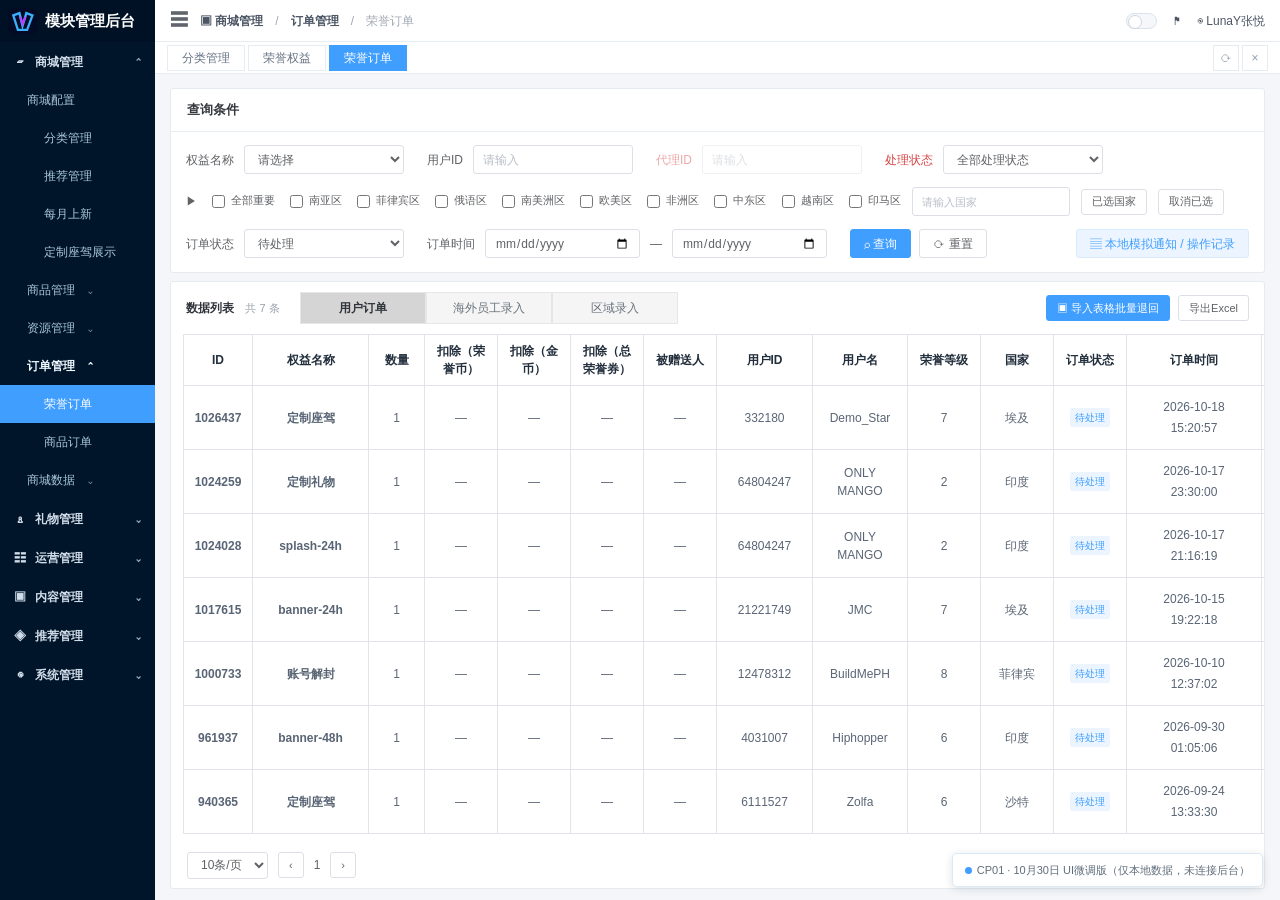
<file: cp01-prototype/index.html>
<!DOCTYPE html>
<html lang="zh-CN">
<head>
<meta charset="UTF-8"><meta name="viewport" content="width=device-width,initial-scale=1">
<title>荣誉订单管理 · CP01 · 2026-10-30 UI微调版</title>
<style>
:root{--blue:#409eff;--nav:#001529;--text:#606266;--light:#f5f7fa;--line:#e4e7ed;--red:#f56c6c;--green:#67c23a;--muted:#909399}
*{box-sizing:border-box}html,body{margin:0;min-height:100%;font:12px/1.5 Arial,"Microsoft YaHei","PingFang SC",sans-serif;color:var(--text);background:#f4f6f9}button,input,select,textarea{font:inherit}button{cursor:pointer}button:disabled{opacity:.55;cursor:not-allowed}a{color:var(--blue);cursor:pointer;text-decoration:none}input,select,textarea{outline:none;border:1px solid #dcdfe6;color:#606266;border-radius:3px;background:#fff}input:focus,select:focus,textarea:focus{border-color:var(--blue)}input[type=radio],input[type=checkbox]{accent-color:var(--blue);vertical-align:middle;cursor:pointer}textarea{min-height:53px;padding:7px 10px;resize:vertical}input:not([type=checkbox]):not([type=radio]):not([type=file]),select{height:29px;padding:0 9px}input::placeholder,textarea::placeholder{color:#b9bec7}.app{height:100vh;min-height:550px;display:flex;overflow:hidden}
.sidebar{flex:none;width:155px;background:var(--nav);color:#a9c7db;display:flex;flex-direction:column;transition:width .2s}.sidebar.min{width:50px}.sidebar.min .nav-content,.sidebar.min .brand span,.sidebar.min .nav-arrow{display:none}.brand{height:42px;background:#001125;display:flex;align-items:center;gap:8px;font-size:15px;font-weight:bold;color:white;padding-left:8px;white-space:nowrap}.brand-logo{height:27px;width:29px;border-radius:7px;background:#040c25;display:grid;place-items:center;flex:none}.brand-logo svg{width:23px;height:23px}.nav-items{overflow:auto;flex:1}.nav-group{height:39px;padding:0 14px;display:flex;align-items:center;gap:9px;cursor:pointer;color:#d0dce9;font-weight:600}.nav-group .nav-arrow{margin-left:auto;color:#8ca8bc}.nav-group:hover,.nav-small:hover{background:#0a2a46}.nav-small{height:38px;padding-left:27px;display:flex;align-items:center;cursor:pointer}.nav-small.level2{padding-left:44px}.nav-small.current{background:var(--blue);color:white}.nav-symbol{width:12px;display:inline-flex;align-items:center;justify-content:center}.side-subtitle{font-weight:600;color:#eff7ff}.workspace{flex:1;min-width:0;display:flex;flex-direction:column}.topbar{background:#fff;height:42px;flex:none;display:flex;align-items:center;padding:0 15px;border-bottom:1px solid #e8edf3;gap:12px;color:#4c5665;font-weight:600}.hamburger{background:transparent;border:0;padding:0;font-size:18px;color:#60656c}.crumb{color:#a0a8b3;font-weight:400}.top-right{margin-left:auto;display:flex;align-items:center;gap:17px;font-weight:normal}.toggle{border:1px solid #dce2ec;background:#f5f7fa;border-radius:20px;width:31px;height:16px;position:relative}.toggle::before{content:"";position:absolute;background:#fff;border:1px solid #ced6e1;border-radius:100%;left:1px;top:1px;width:12px;height:12px}.tabs{height:32px;background:#fff;border-bottom:1px solid #e7ecf2;display:flex;gap:3px;align-items:center;padding:0 12px;flex:none}.top-tab{height:26px;border:1px solid #e7ecf2;background:white;color:#677383;padding:0 14px}.top-tab.active{background:var(--blue);border-color:var(--blue);color:#fff}.tab-right{margin-left:auto}.toolbar-icon{width:26px;height:26px;border:1px solid #e6ebf0;background:#fff;color:#949fae}.content{overflow:auto;padding:14px 15px 24px;flex:1}.card{border:1px solid #e6ebf2;background:white;border-radius:3px;margin-bottom:8px}.card-title{height:43px;border-bottom:1px solid #e8edf1;display:flex;align-items:center;padding:0 16px;font-weight:bold;color:#34383d;font-size:13px}.search-area{padding:13px 15px 14px}.filters{display:flex;gap:17px 23px;align-items:center;flex-wrap:wrap;margin-bottom:13px}.f-item{display:flex;align-items:center;gap:10px;white-space:nowrap}.f-item label{white-space:nowrap}.f-item input,.f-item select{width:160px}.f-item input.date{width:155px}.f-item select{min-width:145px}.country-line{display:flex;flex-wrap:wrap;align-items:center;gap:11px;font-size:11px;margin:4px 0 13px;min-height:23px}.country-line label{white-space:nowrap}.country-line input[type=text]{width:135px;height:27px}.country-line .tiny{padding:3px 8px}.actions{display:flex;gap:8px;align-items:center}.btn{height:29px;background:#fff;border:1px solid #dcdfe6;border-radius:3px;padding:0 13px;color:#606266;display:inline-flex;align-items:center;gap:5px;justify-content:center;white-space:nowrap}.btn:hover{border-color:#b3d8ff;color:var(--blue)}.btn.blue{background:var(--blue);border-color:var(--blue);color:#fff}.btn.blue:hover{background:#66b1ff}.btn.red{background:var(--red);border-color:var(--red);color:#fff}.btn.sm{height:26px;padding:0 10px;font-size:11px}.btn.soft{border-color:#d9ecff;background:#ecf5ff;color:#409eff}.table-toolbar{height:52px;display:flex;align-items:center;padding:0 15px;gap:0}.table-title{font-weight:700;color:#30343b;margin-right:20px}.table-title small{font-size:11px;font-weight:400;margin-left:8px;color:#9aa3ad}.lane-tabs{height:32px;display:flex;align-items:stretch}.lane{border:1px solid #e5e7eb;padding:0 22px;background:#f5f5f5;color:#69737d;min-width:126px}.lane.selected{background:#d5d5d5;color:#30343b;font-weight:bold}.table-actions{margin-left:auto;display:flex;gap:8px}.grid-scroll{overflow:auto;max-width:100%;padding:0 12px 8px}.data-table{border-collapse:collapse;width:100%;min-width:1240px;text-align:center;table-layout:fixed}.data-table th,.data-table td{border:1px solid #e1e5ea;padding:7px 7px;vertical-align:middle;overflow-wrap:anywhere}.data-table thead th{height:49px;background:white;color:#565e6d;line-height:1.5;font-weight:700}.data-table tbody td{height:62px;color:#596575}.data-table tbody tr:hover{background:#f8fbff}.data-table .linkset{display:flex;justify-content:center;flex-wrap:wrap;gap:7px}.data-table .th-blue{color:#0967ce}.data-table .th-red{color:#e24d48}.data-table th.nowrap{white-space:nowrap}.status-select{max-width:148px;width:100%;color:#1675e8!important;font-size:11px;white-space:nowrap}.data-table .mono{font-variant-numeric:tabular-nums}.data-table .faded{color:#aab0b8}.data-table .wrap-date{white-space:normal;line-height:1.7}.data-table .color-red{color:#e34a4a}.badge{border-radius:2px;background:#ecf5ff;color:#409eff;padding:2px 5px;font-size:10px;display:inline-block}.badge.green{background:#f0f9eb;color:#67c23a}.badge.gold{background:#fdf6ec;color:#e6a23c}.badge.gray{background:#f4f4f5;color:#909399}.pagination{height:46px;display:flex;align-items:center;padding:0 16px;gap:10px}.pagination .tail{margin-left:auto;color:#89939e}.pagination input{width:37px;text-align:center}.small-select{height:27px}.demo-banner{position:fixed;right:17px;bottom:13px;z-index:10;background:#fff;border:1px solid #dbe9f7;padding:8px 12px;box-shadow:0 2px 9px #1232;font-size:11px;color:#5f6d7a;border-radius:5px}.demo-banner .dot{background:var(--blue);width:7px;height:7px;display:inline-block;border-radius:50%;margin-right:5px}
.overlay{position:fixed;inset:0;z-index:100;background:rgba(0,0,0,.38);display:none;align-items:center;justify-content:center;padding:20px}.overlay.open{display:flex}.dialog{width:min(784px,calc(100vw - 42px));max-height:calc(100vh - 45px);display:flex;flex-direction:column;background:#fff;border:1px solid #b9c2cd;border-radius:5px;box-shadow:0 16px 45px #152b4230}.dialog.medium{width:min(700px,calc(100vw - 42px))}.dialog.narrow{width:min(520px,calc(100vw - 42px))}.dialog-header{display:flex;justify-content:space-between;align-items:center;padding:18px 24px 10px;color:#252a31;font-size:17px;font-weight:bold;flex:none}.close{border:0;background:transparent;color:#9ca3af;font-size:22px}.dialog-body{overflow-y:auto;padding:10px 26px 18px;scrollbar-width:thin}.dialog-bottom{display:flex;justify-content:flex-end;gap:14px;padding:12px 25px 18px;flex:none;background:white;border-radius:0 0 5px 5px}.dialog-bottom .btn{min-width:80px;height:32px}.fs-section{font-weight:700;color:#3e4650;margin:15px 0 11px;display:flex;align-items:center;gap:7px}.fs-section.red{color:#d93c39}.fs-section.first{margin-top:0}.frow{display:flex;gap:14px;align-items:flex-start;margin-bottom:12px;min-height:29px}.frow .flabel{width:122px;flex:none;font-weight:600;color:#40464c;padding-top:6px;text-align:right}.frow .fcontrol{min-width:0;flex:1}.frow .fcontrol>*:not(.help):not(.subtle){max-width:100%}.frow input:not([type=checkbox]):not([type=radio]):not([type=file]),.frow select,.frow textarea{width:100%}.frow.pair .fcontrol{display:flex;gap:12px}.frow.pair .half{flex:1;min-width:0}.frow.pair .half-label{font-size:11px;color:#444;font-weight:600;margin:0 0 4px;display:block}.frow label.choice,.frow label.radio{display:inline-flex;align-items:center;gap:5px;margin-right:18px;margin-top:6px;white-space:nowrap;font-size:12px;cursor:pointer}.required{color:#f56c6c;margin-right:3px}.subtle{display:block;font-size:11px;color:#a1a8b2;margin-top:4px}.help{font-size:11px;color:#86909c;margin-top:5px}.upload-shell{display:flex;align-items:center;gap:9px;min-height:28px}.upload-shell .btn{height:26px;font-size:11px;padding:0 9px}.upload-preview{height:40px;max-width:82px;object-fit:contain;border:1px solid #e2e8ed;background:#f7f8fa;border-radius:3px}.upload-name{font-size:11px;color:#8898a9;max-width:150px;overflow:hidden;text-overflow:ellipsis;white-space:nowrap}.uploads-grid{display:grid;grid-template-columns:1fr 1fr;gap:12px}.upload-grid-item .label-head{font-weight:600;margin-bottom:3px}.upload-grid-item .hint{font-size:11px;color:#9ca5b1}.countries-picker{display:flex;flex-wrap:wrap;gap:9px;align-items:center}.country-sugg{max-height:158px;overflow:auto;background:#fff;border:1px solid #e0e5ed;border-radius:4px;padding:8px 10px;display:grid;grid-template-columns:repeat(4,minmax(0,1fr));gap:8px}.country-sugg label{white-space:nowrap;font-size:11px}.selected-countries{display:flex;gap:5px;flex-wrap:wrap;margin:8px 0}.country-tag{border:1px solid #d9ecff;background:#ecf5ff;color:#409eff;padding:2px 8px;border-radius:3px;display:inline-flex;align-items:center;gap:6px}.country-tag button{background:none;border:0;padding:0;color:#409eff}.type-grid{display:grid;grid-template-columns:repeat(3,1fr);gap:8px 18px;padding-top:5px}.type-grid label{white-space:nowrap;cursor:pointer}.type-chips{display:flex;flex-wrap:wrap;gap:6px;margin-top:8px}.type-chip{background:#ecf5ff;border:1px solid #d9ecff;color:#409eff;padding:2px 7px;border-radius:3px}.utc-panel{width:100%;border-collapse:collapse;margin-top:8px;font-size:11px}.utc-panel th,.utc-panel td{padding:6px 8px;text-align:left;border:1px solid #e4e7ed}.utc-panel th{background:#f5f7fa;color:#606266}.form-note{background:#f6faff;border-left:3px solid #9ac8fc;padding:8px 10px;margin:11px 0;color:#65778b;font-size:11px}.modal-quiet{color:#a1a7b1}.floating-notice{position:fixed;right:25px;top:23px;z-index:400;background:#fff;border:1px solid #dce9f6;border-left:4px solid var(--green);box-shadow:0 5px 18px #10203025;padding:13px 17px;border-radius:4px;max-width:380px}.floating-notice.error{border-left-color:var(--red)}.logs-float{position:fixed;right:0;top:0;height:100vh;width:min(500px,100vw);z-index:200;background:#fff;box-shadow:-12px 0 35px #001c3338;display:flex;flex-direction:column}.logs-head{padding:20px 22px;border-bottom:1px solid var(--line);display:flex;justify-content:space-between;align-items:center;font-weight:bold;font-size:16px}.logs-body{overflow:auto;flex:1;padding:18px}.log-item{border:1px solid #e4e7ed;border-radius:4px;margin-bottom:13px;padding:11px 13px;font-size:12px;line-height:1.8}.log-item header{display:flex;justify-content:space-between;color:#5e6977}.log-item pre{white-space:pre-wrap;word-break:break-word;font:11px/1.6 Arial,"Microsoft YaHei",sans-serif;color:#596578;margin:10px 0 2px;background:#f5f7fa;padding:8px}.mute{color:#909399}.empty{height:130px;display:grid;place-items:center;color:#9ba5b1}.placeholder{padding:40px;color:#919da9}.mini-row{display:flex;gap:12px;align-items:center}.mini-row input{max-width:220px}.nowrap{white-space:nowrap}.no-print{}
@media(max-width:1120px){.sidebar{width:130px}.search-area{overflow:hidden}.f-item{gap:6px}.filters{gap:12px}.lane{padding:0 12px;min-width:110px}.content{padding:10px}.dialog{max-height:94vh}}
@media(max-width:670px){.sidebar{width:46px}.sidebar .nav-content,.sidebar .brand span,.sidebar .nav-arrow{display:none}.top-right .user{display:none}.frow{flex-direction:column;gap:4px}.frow .flabel{width:auto;text-align:left;padding:0}.dialog-body{padding:10px 16px}.dialog-header{padding:16px}.type-grid{grid-template-columns:repeat(2,1fr)}.country-sugg{grid-template-columns:repeat(2,1fr)}.uploads-grid{grid-template-columns:1fr}.data-table{font-size:11px}.lane-tabs{overflow:auto}}

/* 2026-10-29: match final operator prototypes without disrupting CP01 navigation */
.overlay{background:rgba(20,28,40,.25)}
.dialog{width:min(780px,calc(100vw - 38px));max-height:calc(100vh - 34px);border:1px solid #a5afbb;border-radius:7px;box-shadow:0 15px 35px rgba(8,24,43,.17)}
.dialog.wide{width:min(880px,calc(100vw - 38px))}.dialog.medium{width:min(725px,calc(100vw - 38px))}
.dialog-header{font-size:19px;padding:22px 30px 12px}.dialog-body{padding:12px 30px 22px}
.dialog-bottom{padding:14px 30px 24px}.dialog-bottom .btn{min-width:100px;height:36px}
.frow .flabel{width:135px;text-align:left;font-size:12px;padding-top:6px}
.frow{gap:12px;margin-bottom:13px}
.fs-section{font-size:13px;color:#212935;margin:18px 0 15px}
.fs-section.first{margin-top:0}
.frow.pair .flabel{width:135px}
.frow.pair .half{display:grid;grid-template-columns:82px minmax(0,1fr);align-items:center;gap:8px}
.frow.pair .half-label{font-size:12px;margin:0}
.frow.pair .fcontrol{gap:18px}
.frow.pair input:not([type=checkbox]):not([type=radio]){width:100%;height:30px}
.frow .fcontrol select{max-width:310px}
.frow .fcontrol input[type=text],.frow .fcontrol input[type=url]{height:29px}
.frow .fcontrol textarea{min-height:58px}
.cp-country-line{display:flex;align-items:center;flex-wrap:wrap;gap:5px 9px;font-size:11px;padding:4px 0}
.cp-country-line label{white-space:nowrap;color:#596677}.cp-country-line input[type=checkbox]{margin:0 2px 0 0}
.cp-expand{border:0;background:white;color:#68788b;padding:2px;cursor:pointer}
.cp-country-controls{display:flex;gap:4px;align-items:center}
.cp-country-controls input{width:104px!important;height:26px!important}
.cp-country-controls .btn{height:26px;padding:0 6px;font-size:10px}
.cp-country-sugg{grid-template-columns:repeat(5,1fr);margin-top:7px}
.cp-time-range{display:flex;gap:11px;align-items:center;max-width:410px}
.cp-time-range input{width:180px!important}
.cp-under-time{color:#7f8994;font-size:11px;margin:-9px 0 10px 146px}
.type-grid{grid-template-columns:repeat(3,minmax(0,1fr));gap:11px 18px;max-width:440px}
.upload-shell{min-height:29px;flex-wrap:wrap}.upload-shell .upload-name{max-width:115px}
.udp-compact{display:grid;grid-template-columns:1fr 1fr;gap:12px}
.utc-panel td,.utc-panel th{padding:7px 12px}.utc-panel th{background:#fff}
.uploads-grid{gap:25px}
.linkset a{color:#086be8!important;font-weight:600}
.data-table thead th{color:#222e3c}.cp-order-table .th-blue{color:#0069d5}.cp-order-table .th-red{color:#e33d39}
.data-table tbody td{height:64px}
@media(max-width:750px){.dialog-header{padding:14px 18px}.dialog-body{padding:10px 17px}.dialog-bottom{padding:10px 17px}.frow .flabel,.frow.pair .flabel{width:90px}.frow.pair .half{grid-template-columns:1fr}.cp-under-time{margin-left:104px}.type-grid{grid-template-columns:repeat(2,1fr)}}

.cp-upload-list{display:flex;flex-wrap:wrap;gap:6px;align-items:center}.cp-upload-item{display:flex;gap:4px;align-items:center;max-width:185px;padding:3px 5px;border:1px solid #e1e7ef;border-radius:3px;background:#f9fbff}.cp-upload-item img{width:35px;height:25px;object-fit:contain}.cp-upload-item span{overflow:hidden;white-space:nowrap;text-overflow:ellipsis;max-width:110px}.cp-upload-item button{border:0;background:transparent;color:#d66;font-weight:bold;padding:1px 3px}.upload-shell .cp-upload-list{min-width:70px}

/* 2026-10-30: subtle UI refinement for overseas Banner/Splash upload form */
.dialog-body.overseas-form .frow:not(.pair)>.flabel{width:205px;flex:0 0 205px;font-size:14px;font-weight:600;padding-top:5px;color:#454c55}
.dialog-body.overseas-form .frow:not(.pair)>.fcontrol{flex:1;min-width:0}
.dialog-body.overseas-form .frow{gap:16px;margin-bottom:16px}
.dialog-body.overseas-form .frow.upload-row>.flabel{white-space:nowrap}
.dialog-body.overseas-form .frow.upload-row .uploads-grid{grid-template-columns:repeat(2,minmax(0,1fr));gap:30px}
.dialog-body.overseas-form .frow.upload-row .upload-grid-item .label-head{font-size:14px;font-weight:600;color:#60656d;margin-bottom:8px}
.dialog-body.overseas-form .frow.upload-row .upload-shell{gap:12px;min-height:38px;flex-wrap:nowrap}
.dialog-body.overseas-form .frow.upload-row .upload-shell .btn{height:38px;padding:0 14px;font-size:14px;font-weight:500;border-radius:4px}
.dialog-body.overseas-form .frow.upload-row .upload-shell .upload-name{font-size:14px;color:#98a2b3;max-width:155px}
.dialog-body.overseas-form .frow.upload-row .subtle{font-size:12px;color:#9ba5b3;margin-top:7px}
.dialog-body.overseas-form .cp-country-line{font-size:13px;gap:8px 10px}
.dialog-body.overseas-form .cp-country-line label{font-size:13px}
.dialog-body.overseas-form .cp-under-time{margin-left:221px}
@media(max-width:750px){
 .dialog-body.overseas-form .frow:not(.pair)>.flabel{width:110px;flex-basis:110px;font-size:13px}
 .dialog-body.overseas-form .frow{gap:10px}
 .dialog-body.overseas-form .frow.upload-row>.flabel{white-space:normal}
 .dialog-body.overseas-form .frow.upload-row .uploads-grid{grid-template-columns:1fr;gap:14px}
 .dialog-body.overseas-form .cp-under-time{margin-left:120px}
}
</style>
</head>
<body>
<div class="app"><aside class="sidebar" id="sidebar"><div class="brand"><div class="brand-logo"><svg viewBox="0 0 30 30" fill="none"><path d="M3 7L11 4L15 21L20 4L28 7L21 26H9L3 7Z" stroke="#3caefb" stroke-width="3"/><path d="M12 9L15 18L19 9" stroke="#ad46ff" stroke-width="3"/></svg></div><span>模块管理后台</span></div><div class="nav-items"><div class="nav-group"><span class="nav-symbol">▱</span><span class="nav-content">商城管理</span><span class="nav-arrow">⌃</span></div><div class="nav-small"><span class="nav-content">商城配置</span></div><div class="nav-small level2"><span class="nav-content">分类管理</span></div><div class="nav-small level2"><span class="nav-content">推荐管理</span></div><div class="nav-small level2"><span class="nav-content">每月上新</span></div><div class="nav-small level2"><span class="nav-content">定制座驾展示</span></div><div class="nav-small"><span class="nav-content">商品管理　⌄</span></div><div class="nav-small"><span class="nav-content">资源管理　⌄</span></div><div class="nav-small side-subtitle"><span class="nav-content">订单管理　⌃</span></div><div class="nav-small level2 current"><span class="nav-content">荣誉订单</span></div><div class="nav-small level2"><span class="nav-content">商品订单</span></div><div class="nav-small"><span class="nav-content">商城数据　⌄</span></div><div class="nav-group"><span class="nav-symbol">♙</span><span class="nav-content">礼物管理</span><span class="nav-arrow">⌄</span></div><div class="nav-group"><span class="nav-symbol">☷</span><span class="nav-content">运营管理</span><span class="nav-arrow">⌄</span></div><div class="nav-group"><span class="nav-symbol">▣</span><span class="nav-content">内容管理</span><span class="nav-arrow">⌄</span></div><div class="nav-group"><span class="nav-symbol">◈</span><span class="nav-content">推荐管理</span><span class="nav-arrow">⌄</span></div><div class="nav-group"><span class="nav-symbol">◉</span><span class="nav-content">系统管理</span><span class="nav-arrow">⌄</span></div></div></aside>
<section class="workspace"><header class="topbar"><button class="hamburger" id="sideSwitch" title="展开/收起菜单">☰</button><span>▣ 商城管理</span><span class="crumb">/</span><span>订单管理</span><span class="crumb">/</span><span class="crumb">荣誉订单</span><div class="top-right"><button class="toggle" aria-label="主题"></button><span>⚑</span><span class="user">◉ LunaY张悦</span></div></header><nav class="tabs"><button class="top-tab">分类管理</button><button class="top-tab">荣誉权益</button><button class="top-tab active">荣誉订单</button><div class="tab-right"></div><button class="toolbar-icon" id="reload">⟳</button><button class="toolbar-icon">×</button></nav>
<main class="content"><section class="card"><div class="card-title">查询条件</div><div class="search-area"><div class="filters"><div class="f-item"><label for="fBenefit">权益名称</label><select id="fBenefit"><option value="">请选择</option></select></div><div class="f-item"><label for="fUid">用户ID</label><input id="fUid" placeholder="请输入"></div><div class="f-item"><label for="fAgent" style="color:#d74444">代理ID</label><input id="fAgent" placeholder="请输入"></div><div class="f-item"><label for="fProcess" style="color:#d74444">处理状态</label><select id="fProcess"><option value="">全部处理状态</option></select></div></div><div class="country-line" id="filterCountryLine"><span>▶</span><label><input type="checkbox" id="regionAll"> 全部重要</label><label><input type="checkbox" class="regionCheck" value="南亚区"> 南亚区</label><label><input type="checkbox" class="regionCheck" value="菲律宾区"> 菲律宾区</label><label><input type="checkbox" class="regionCheck" value="俄语区"> 俄语区</label><label><input type="checkbox" class="regionCheck" value="南美洲区"> 南美洲区</label><label><input type="checkbox" class="regionCheck" value="欧美区"> 欧美区</label><label><input type="checkbox" class="regionCheck" value="非洲区"> 非洲区</label><label><input type="checkbox" class="regionCheck" value="中东区"> 中东区</label><label><input type="checkbox" class="regionCheck" value="越南区"> 越南区</label><label><input type="checkbox" class="regionCheck" value="印马区"> 印马区</label><input id="fCountry" placeholder="请输入国家"><button class="btn sm" id="showCountries">已选国家</button><button class="btn sm" id="clearCountries">取消已选</button></div><div class="filters" style="margin-bottom:0"><div class="f-item"><label for="fStatus">订单状态</label><select id="fStatus"><option value="">全部</option><option value="待处理" selected>待处理</option><option value="已处理">已处理</option><option value="已退回">已退回</option></select></div><div class="f-item"><label>订单时间</label><input class="date" type="date" id="fStart"><span>—</span><input class="date" type="date" id="fEnd"></div><div class="actions"><button class="btn blue" id="searchBtn">⌕ 查询</button><button class="btn" id="resetBtn">⟳ 重置</button></div><div style="margin-left:auto"><button class="btn soft" id="logsOpen">▤ 本地模拟通知 / 操作记录</button></div></div></div></section>
<section class="card"><div class="table-toolbar"><div class="table-title">数据列表 <small id="totalLabel">共 0 条</small></div><div class="lane-tabs"><button class="lane selected" data-lane="orders">用户订单</button><button class="lane" data-lane="overseas">海外员工录入</button><button class="lane" data-lane="regional">区域录入</button></div><div class="table-actions"><button class="btn blue sm" id="createBtn">录入</button><button class="btn blue sm" id="importBtn">▣ 导入表格批量退回</button><button class="btn sm" id="exportBtn">导出Excel</button></div></div><div class="grid-scroll" id="tableHost"></div><div class="pagination"><select class="small-select" id="pageLimit"><option>10条/页</option><option>20条/页</option><option>50条/页</option></select><button class="btn sm" id="pagePrev">‹</button><span id="pageNow">1</span><button class="btn sm" id="pageNext">›</button><span class="tail" id="pageTotal">共 0 条</span></div></section></main></section></div>
<div class="demo-banner"><span class="dot"></span>CP01 · 10月30日 UI微调版（仅本地数据，未连接后台）</div>
<div class="overlay" id="modalOverlay" role="presentation"><div class="dialog" id="dialogBox" role="dialog" aria-modal="true" aria-labelledby="modalTitle"><header class="dialog-header"><span id="modalTitle">录入服务信息</span><button class="close" id="modalX" title="关闭">×</button></header><div class="dialog-body" id="modalBody"></div><footer class="dialog-bottom"><button class="btn" id="modalCancel">取消</button><button class="btn blue" id="modalSave">确定</button></footer></div></div>
<div id="logMount"></div>
<script>
(function(){'use strict';
const $=id=>document.getElementById(id), $all=(s,root=document)=>Array.from(root.querySelectorAll(s));
const COUNTRY=[{name:'埃及',zone:'Africa/Cairo',region:'非洲区'},{name:'沙特',zone:'Asia/Riyadh',region:'中东区'},{name:'阿联酋',zone:'Asia/Dubai',region:'中东区'},{name:'印度',zone:'Asia/Kolkata',region:'南亚区'},{name:'尼泊尔',zone:'Asia/Kathmandu',region:'南亚区'},{name:'巴基斯坦',zone:'Asia/Karachi',region:'南亚区'},{name:'孟加拉国',zone:'Asia/Dhaka',region:'南亚区'},{name:'菲律宾',zone:'Asia/Manila',region:'菲律宾区'},{name:'越南',zone:'Asia/Ho_Chi_Minh',region:'越南区'},{name:'印度尼西亚',zone:'Asia/Jakarta',region:'印马区'},{name:'马来西亚',zone:'Asia/Kuala_Lumpur',region:'印马区'},{name:'泰国',zone:'Asia/Bangkok',region:'南亚区'},{name:'土耳其',zone:'Europe/Istanbul',region:'中东区'},{name:'俄罗斯',zone:'Europe/Moscow',region:'俄语区'},{name:'美国',zone:'America/New_York',region:'欧美区'},{name:'英国',zone:'Europe/London',region:'欧美区'},{name:'巴西',zone:'America/Sao_Paulo',region:'南美洲区'},{name:'墨西哥',zone:'America/Mexico_City',region:'南美洲区'},{name:'肯尼亚',zone:'Africa/Nairobi',region:'非洲区'},{name:'摩洛哥',zone:'Africa/Casablanca',region:'非洲区'}];
const TYPES=['banner-24h','banner-48h','banner-72h','splash-24h','splash-48h','splash-72h'];
const STAGES=['通过WhatsApp沟通中','退回（超时）','用户取消/未回复','UI设计跟进中','UI完成设计','已完成','待处理','已处理'];
const ENTITLEMENTS=['账号解封','定制礼物','定制座驾','banner-24h','banner-48h','banner-72h','splash-24h','splash-48h','splash-72h'];
const today='2026-10-29';const SEED={orders:[
{id:1026437,benefit:'定制座驾',qty:1,uid:'332180',name:'Demo_Star',level:7,country:'埃及',region:'非洲区',created:'2026-10-18 15:20:57',orderStatus:'待处理',follow:'通过WhatsApp沟通中',owner:'Luna',details:{kind:'ride',honorId:'4809363'}},
{id:1024259,benefit:'定制礼物',qty:1,uid:'64804247',name:'ONLY MANGO',level:2,country:'印度',region:'南亚区',created:'2026-10-17 23:30:00',orderStatus:'待处理',follow:'退回（超时）',owner:'Luna',details:{kind:'gift',honorId:'4411200'}},
{id:1024028,benefit:'splash-24h',qty:1,uid:'64804247',name:'ONLY MANGO',level:2,country:'印度',region:'南亚区',created:'2026-10-17 21:16:19',orderStatus:'待处理',follow:'用户取消/未回复',owner:'Luna',details:{kind:'banner',mode:'finished'}},
{id:1017615,benefit:'banner-24h',qty:1,uid:'21221749',name:'JMC',level:7,country:'埃及',region:'非洲区',created:'2026-10-15 19:22:18',orderStatus:'待处理',follow:'UI设计跟进中',owner:'Luna',details:{kind:'banner',mode:'design'}},
{id:1000733,benefit:'账号解封',qty:1,uid:'12478312',name:'BuildMePH',level:8,country:'菲律宾',region:'菲律宾区',created:'2026-10-10 12:37:02',orderStatus:'待处理',follow:'已完成',owner:'Luna',details:{kind:'unlock'}},
{id:965054,benefit:'定制礼物',qty:1,uid:'3623292',name:'Demo_User',level:9,country:'沙特',region:'中东区',created:'2026-09-30 21:51:10',orderStatus:'已处理',follow:'已完成',owner:'Luna',details:{kind:'gift'}},
{id:961937,benefit:'banner-48h',qty:1,uid:'4031007',name:'Hiphopper',level:6,country:'印度',region:'南亚区',created:'2026-09-30 01:05:06',orderStatus:'待处理',follow:'通过WhatsApp沟通中',owner:'Luna',details:{kind:'banner',mode:'finished'}},
{id:940365,benefit:'定制座驾',qty:1,uid:'6111527',name:'Zolfa',level:6,country:'沙特',region:'中东区',created:'2026-09-24 13:33:30',orderStatus:'待处理',follow:'通过WhatsApp沟通中',owner:'Luna',details:{kind:'ride'}}],
overseas:[{id:1,agent:'123456',types:['banner-24h'],countries:['埃及'],localStart:'2026-10-21T12:00',mode:'finished',created:'2026-10-21 17:00:00',updated:'2026-10-21 17:00:00',operator:'Luna',follow:'通过WhatsApp沟通中',configuration:''},{id:2,agent:'123456',types:['splash-24h'],countries:['沙特'],localStart:'2026-10-21T12:00',mode:'design',created:'2026-10-21 17:00:00',updated:'2026-10-21 17:00:00',operator:'Luna',follow:'UI设计跟进中',processStatus:'已处理'}],
regional:[{id:1,kind:'ride',channel:'poppo',uid:'36521879',name:'Demo_Star',country:'埃及',honorId:'4809363',title:'Royal Yacht',updated:'2026-10-21 17:00:00',operator:'Luna',follow:'通过WhatsApp沟通中',reference:'',requested:true},{id:2,kind:'gift',channel:'vone',uid:'2089132',name:'Demo_Flow',country:'印度',title:'Diamond Gift',updated:'2026-10-21 16:22:00',operator:'Luna',follow:'UI设计跟进中',requested:true}],logs:[]};
const KEY='honor-orders-CP01-final-prototype-20261023';let db, lane='orders',page=1,filter={},editing=null,formState={};
try{let read=JSON.parse(localStorage.getItem(KEY));db=read&&Array.isArray(read.orders)&&Array.isArray(read.overseas)&&Array.isArray(read.regional)?read:JSON.parse(JSON.stringify(SEED));}catch(e){db=JSON.parse(JSON.stringify(SEED));}
const clone=o=>JSON.parse(JSON.stringify(o));function store(){try{localStorage.setItem(KEY,JSON.stringify(db));}catch(e){alert('本地存储已满，建议缩小上传图片后重试。');}}
function h(s){return String(s??'').replace(/[&<>"']/g,c=>({'&':'&amp;','<':'&lt;','>':'&gt;','"':'&quot;',"'":'&#39;'}[c]));}
function n(msg,error=false){let d=document.createElement('div');d.className='floating-notice'+(error?' error':'');d.textContent=msg;document.body.appendChild(d);setTimeout(()=>d.remove(),3100)}
function nowString(){let d=new Date();return d.getFullYear()+'-'+String(d.getMonth()+1).padStart(2,'0')+'-'+String(d.getDate()).padStart(2,'0')+' '+String(d.getHours()).padStart(2,'0')+':'+String(d.getMinutes()).padStart(2,'0')+':'+String(d.getSeconds()).padStart(2,'0')}
function fmtDate(s){return h(s||'--').replace(' ','<br>')}
function emptyRow(colspan){return `<tr><td colspan="${colspan}" class="empty">暂无匹配记录，可通过「录入」添加测试数据</td></tr>`}
function populateOptions(){ $('fBenefit').innerHTML='<option value="">请选择</option>'+ENTITLEMENTS.map(x=>`<option>${h(x)}</option>`).join('');$('fProcess').innerHTML+=[...STAGES].map(x=>`<option>${h(x)}</option>`).join('') }
populateOptions();
function getData(){let arr=db[lane].slice();if(filter.benefit)arr=arr.filter(r=>lane==='orders'?r.benefit===filter.benefit:lane==='overseas'?(r.types||[]).some(t=>t===filter.benefit):r.kind===(filter.benefit==='定制座驾'?'ride':'gift'));if(filter.uid)arr=arr.filter(r=>String(r.uid||'').includes(filter.uid));if(filter.agent)arr=arr.filter(r=>String(r.agent||'').includes(filter.agent));if(filter.process)arr=arr.filter(r=>lane==='overseas'?((r.processStatus||(r.follow==='已完成'?'已处理':'待处理'))===filter.process):r.follow===filter.process);if(filter.country)arr=arr.filter(r=>String(r.country||'').includes(filter.country)||(r.countries||[]).join('、').includes(filter.country));if(filter.regions&&filter.regions.length)arr=arr.filter(r=>filter.regions.includes(COUNTRY.find(c=>c.name===r.country)?.region)||(r.countries||[]).some(c=>filter.regions.includes(COUNTRY.find(x=>x.name===c)?.region)));if(filter.status&&lane==='orders')arr=arr.filter(r=>r.orderStatus===filter.status);if(filter.start)arr=arr.filter(r=>(r.created||r.updated||'').slice(0,10)>=filter.start);if(filter.end)arr=arr.filter(r=>(r.created||r.updated||'').slice(0,10)<=filter.end);return arr}
function statusDropdown(which,id,stage){return `<select class="status-select" data-status="${which}" data-id="${id}">${STAGES.map(x=>`<option value="${h(x)}" ${stage===x?'selected':''}>${h(x)}</option>`).join('')}</select>`}
function ops(l,id){return `<div class="linkset">${l==='orders'?`<a data-op="edit" data-lane="${l}" data-id="${id}">录入</a><a data-op="complete" data-lane="${l}" data-id="${id}">完成</a><a data-op="returned" data-lane="${l}" data-id="${id}">退回</a>`:l==='overseas'?`<a data-op="edit" data-lane="${l}" data-id="${id}">编辑</a><a data-op="delete" data-lane="${l}" data-id="${id}">删除</a><a data-op="complete" data-lane="${l}" data-id="${id}">完成</a>`:`<a data-op="view" data-lane="${l}" data-id="${id}">查看</a><a data-op="edit" data-lane="${l}" data-id="${id}">编辑</a>`}</div>`}
function orderRows(a){return `<table class="data-table cp-order-table" style="min-width:1830px"><thead><tr><th style="width:69px">ID</th><th style="width:116px">权益名称</th><th style="width:56px">数量</th><th>扣除（荣誉币）</th><th>扣除（金币）</th><th>扣除（总荣誉券）</th><th>被赠送人</th><th style="width:96px">用户ID</th><th style="width:95px">用户名</th><th>荣誉等级</th><th>国家</th><th>订单状态</th><th style="width:135px">订单时间</th><th>等待时间</th><th>完成时间</th><th class="th-blue">使用状态</th><th class="th-blue">使用时间</th><th>WhatsApp</th><th class="th-red" style="width:155px">跟进处理状态</th><th class="th-red">操作人 / 最后更新</th><th class="th-red" style="width:158px">操作</th></tr></thead><tbody>${a.map(r=>`<tr><td><b>${r.id}</b></td><td><b>${h(r.benefit)}</b></td><td>${r.qty||1}</td><td>${r.honor||'—'}</td><td>${r.coin||'—'}</td><td>${r.total||'—'}</td><td>—</td><td>${h(r.uid)}</td><td>${h(r.name)}</td><td>${r.level||'—'}</td><td>${h(r.country)}</td><td><span class="badge ${r.orderStatus==='已处理'?'green':r.orderStatus==='已退回'?'gold':''}">${h(r.orderStatus)}</span></td><td class="wrap-date">${fmtDate(r.created)}</td><td>${r.orderStatus==='待处理'?'待处理':'—'}</td><td>${fmtDate(r.completed)}</td><td class="th-blue">${r.orderStatus==='已处理'?'已使用':'未使用'}</td><td>—</td><td>${h(r.whatsapp||'—')}</td><td>${statusDropdown('orders',r.id,r.follow)}</td><td>${h(r.owner||'Luna')}<br><span class="muted">${h((r.updated||'').slice(0,10))}</span></td><td>${ops('orders',r.id)}</td></tr>`).join('')||emptyRow(21)}</tbody></table>`}
function renderUTC(countries,time){if(!countries?.length||!time)return '—';return countries.map(country=>{let offset=utcOffset(country,time),bj=toBeijing(country,time);return `<div><b>${h(country)}</b><span class="mute"> ${offset}</span><br>${h(bj)}</div>`}).join('')}
function overseasRows(a){return `<table class="data-table cp-os-table" style="min-width:1300px"><thead><tr><th style="width:72px">需求ID</th><th style="width:90px">代理ID</th><th style="width:140px">权益名称</th><th style="width:110px">投放国家</th><th style="width:96px">banner成品图</th><th style="width:96px">开屏成品图</th><th style="width:145px">当地上线时间</th><th style="width:165px">UTC+8</th><th style="width:110px">操作人</th><th style="width:140px">最近一次修改时间</th><th>配置链接</th><th style="width:125px">处理状态</th><th style="width:155px">操作</th></tr></thead><tbody>${a.map(r=>`<tr><td><b>${r.id}</b></td><td>${h(r.agent)}</td><td>${(r.types||[]).map(h).join('<br>')}</td><td>${(r.countries||[]).map(h).join('<br>')}</td><td>${r.bannerImage?'<span class="badge green">已上传</span>':'—'}</td><td>${r.splashImage?'<span class="badge green">已上传</span>':'—'}</td><td>${h(r.localStart?.replace('T',' ')||'—')}<br><span class="mute">${h((r.countries||[]).map(c=>utcOffset(c,r.localStart)).join(' / '))}</span></td><td class="wrap-date">${renderUTC(r.countries,r.localStart)}</td><td>${h(r.operator||'Luna')}</td><td>${fmtDate(r.updated)}</td><td>${r.configuration?`<a href="${h(safeUrl(r.configuration))}" target="_blank" rel="noopener">查看配置</a>`:'—'}</td><td><span class="badge ${r.processStatus==='已处理'||r.follow==='已完成'?'green':'gold'}">${h(r.processStatus||((r.follow==='已完成')?'已处理':'待处理'))}</span></td><td>${ops('overseas',r.id)}</td></tr>`).join('')||emptyRow(13)}</tbody></table>`}
function regionalRows(a){return `<table class="data-table cp-reg-table" style="min-width:1200px"><thead><tr><th>需求ID</th><th>购买权益</th><th>购买渠道</th><th>用户ID</th><th>用户名</th><th>定制名称</th><th>用户国家</th><th>设计素材</th><th>操作人</th><th>最近一次修改时间</th><th>操作</th></tr></thead><tbody>${a.map(r=>`<tr><td><b>${r.id}</b></td><td><b>${r.kind==='ride'?'定制座驾':'定制礼物'}</b></td><td>${h(r.channel||'poppo')}</td><td>${h(r.uid||'—')}</td><td>${h(r.name||'—')}</td><td>${h(r.title||'—')}</td><td>${h(r.country||'—')}</td><td>${r.rideBackground||r.giftImage?'<span class="badge green">已上传</span>':'—'}</td><td>${h(r.operator||'Luna')}</td><td>${fmtDate(r.updated)}</td><td>${ops('regional',r.id)}</td></tr>`).join('')||emptyRow(11)}</tbody></table>`}
function render(){let arr=getData(),limit=parseInt($('pageLimit').value)||10;let max=Math.max(1,Math.ceil(arr.length/limit));page=Math.min(max,Math.max(1,page));let subset=arr.slice((page-1)*limit,page*limit);$('tableHost').innerHTML=lane==='orders'?orderRows(subset):lane==='overseas'?overseasRows(subset):regionalRows(subset);$('totalLabel').textContent='共 '+arr.length+' 条';$('pageTotal').textContent='共 '+arr.length+' 条';$('pageNow').textContent=page;$('createBtn').style.display=lane==='orders'?'none':'';$('importBtn').style.display=lane==='orders'?'':'none';$('fStatus').disabled=lane!=='orders';$('fUid').parentElement.style.opacity=lane==='overseas'?.46:1;$('fAgent').parentElement.style.opacity=lane==='overseas'?1:.46;$all('[data-lane].lane').forEach(b=>b.classList.toggle('selected',b.dataset.lane===lane));}
function safeUrl(url){let t=String(url||'').trim();return /^https?:\/\//i.test(t)?t:'#';}
function readFilter(){return {benefit:$('fBenefit').value,uid:$('fUid').value.trim(),agent:$('fAgent').value.trim(),country:$('fCountry').value.trim(),process:$('fProcess').value,status:$('fStatus').value,start:$('fStart').value,end:$('fEnd').value,regions:$all('.regionCheck:checked').map(x=>x.value)}}
$('searchBtn').onclick=()=>{filter=readFilter();page=1;render()};$('resetBtn').onclick=()=>{$all('.search-area input:not([type=checkbox])').forEach(x=>x.value='');$all('.regionCheck').forEach(x=>x.checked=false);$('regionAll').checked=false;$('fBenefit').value='';$('fProcess').value='';$('fStatus').value='待处理';filter={status:'待处理'};page=1;render()};$('clearCountries').onclick=()=>{$all('.regionCheck').forEach(x=>x.checked=false);$('regionAll').checked=false;$('fCountry').value='';n('已取消选择国家 / 地区')};$('showCountries').onclick=()=>n('选中区域：'+($all('.regionCheck:checked').map(e=>e.value).join('、')||'全部'));
$('regionAll').onchange=e=>$all('.regionCheck').forEach(x=>x.checked=e.target.checked);
$all('.lane').forEach(b=>b.onclick=()=>{lane=b.dataset.lane;page=1;filter={};$all('.search-area input:not([type=checkbox])').forEach(x=>x.value='');$('fStatus').value='';$('fBenefit').value='';$('fProcess').value='';render()});
$('pagePrev').onclick=()=>{page=Math.max(page-1,1);render()};$('pageNext').onclick=()=>{page++;render()};$('pageLimit').onchange=()=>{page=1;render()};$('sideSwitch').onclick=()=>$('sidebar').classList.toggle('min');$('reload').onclick=render;
function fieldRow(label,inside,required=false,cls=''){return `<div class="frow ${cls}"><label class="flabel">${required?'<span class="required">*</span>':''}${label}</label><div class="fcontrol">${inside}</div></div>`}
function textField(field,placeholder='请输入文本',required=false,type='text',extra=''){return `<input type="${type}" data-field="${field}" value="${h(formState[field]??'')}" placeholder="${h(placeholder)}" ${required?'data-required="1"':''} ${extra}>`}
function areaField(field,placeholder='请输入文本',required=false){return `<textarea data-field="${field}" ${required?'data-required="1"':''} placeholder="${h(placeholder)}">${h(formState[field]??'')}</textarea>`}
function selectField(field,opts,required=false){return `<select data-field="${field}" ${required?'data-required="1"':''}><option value="">请选择</option>${opts.map(o=>`<option value="${h(o)}" ${formState[field]===o?'selected':''}>${h(o)}</option>`).join('')}</select>`}
function radioField(key,options){return options.map(([v,lab])=>`<label class="radio"><input type="radio" name="form_${key}" data-radio-field="${key}" value="${h(v)}" ${formState[key]===v?'checked':''}>${h(lab)}</label>`).join('')}
function pairFields(a,b){return `<div class="frow pair"><div class="flabel"></div><div class="fcontrol"><div class="half"><span class="half-label">${a[0]}</span>${a[1]}</div><div class="half"><span class="half-label">${b[0]}</span>${b[1]}</div></div></div>`}
function formSection(title,red=false,first=false){return `<div class="fs-section ${red?'red':''} ${first?'first':''}">${h(title)}</div>`}
function uploadControl(field,help='',accept='image/*'){let src=formState[field],name=formState[field+'_name'];let isImg=typeof src==='string'&&src.startsWith('data:image/');let files=formState[field+'_files']||[],existing=files.length?files.map((f,i)=>`<span class="cp-upload-item">${f.data?`<img src="${h(f.data)}" alt="预览">`:''}<span title="${h(f.name)}">${h(f.name)}</span><button type="button" data-remove-upload-file="${field}" data-upload-index="${i}" title="移除">×</button></span>`).join(''):isImg?`<img class="upload-preview" src="${h(src)}" alt="预览">`:name?`<span class="upload-name">${h(name)}</span>`:'';return `<div class="upload-shell"><button type="button" class="btn blue sm" data-upload-trigger="${field}">选择文件</button><input style="display:none" type="file" multiple data-upload-input="${field}" accept="${accept}"><div class="cp-upload-list">${existing||'<span class="upload-name">未上传</span>'}</div>${src&&!files.length?`<a data-remove-file="${field}" title="移除文件">移除</a>`:''}</div>${help?`<div class="subtle">${h(help)}</div>`:''}`}
function twoUploads(labelA,keyA,helpA,labelB,keyB,helpB){return `<div class="uploads-grid"><div class="upload-grid-item"><div class="label-head">${h(labelA)}</div>${uploadControl(keyA,helpA)}</div><div class="upload-grid-item"><div class="label-head">${h(labelB)}</div>${uploadControl(keyB,helpB)}</div></div>`}
function countrySelector(){let selected=formState.countries||[],q=formState.countryQuery||'', countries=COUNTRY.filter(c=>!q||c.name.includes(q)||c.region.includes(q)),regions=['南亚区','菲律宾区','俄语区','南美洲区','欧美区','非洲区','中东区','越南区','印马区'];return `<div class="cp-country-line"><button class="cp-expand" type="button" data-country-expand="1">${formState.showCountries?'▾':'▸'}</button><label><input type="checkbox" data-country-all="1" ${selected.length===COUNTRY.length?'checked':''}> 全部重要</label>${regions.map(v=>`<label><input type="checkbox" data-region-pick="${h(v)}" ${COUNTRY.filter(c=>c.region===v).every(c=>selected.includes(c.name))?'checked':''}> ${h(v)}</label>`).join('')}<div class="cp-country-controls"><input id="formCountryQuery" type="text" placeholder="请输入国家" value="${h(q)}"><button class="btn sm" type="button" data-country-summary="1">已选国家 (${selected.length})</button><button class="btn sm" type="button" data-country-clear="1">取消已选</button></div></div>${selected.length?`<div class="selected-countries">${selected.map(c=>`<span class="country-tag">${h(c)}<button type="button" data-country-remove="${h(c)}">×</button></span>`).join('')}</div>`:''}${formState.showCountries||q?`<div class="country-sugg cp-country-sugg">${countries.map(c=>`<label><input type="checkbox" data-country-pick="${h(c.name)}" ${selected.includes(c.name)?'checked':''}> ${h(c.name)}</label>`).join('')||'<span class="subtle">无匹配国家</span>'}</div>`:''}` }
function formCountries(label='上线国家',required=true){return fieldRow(label,countrySelector(),required)}
const tzFormatterCache={};function tzParts(ms,tz){if(!tzFormatterCache[tz])tzFormatterCache[tz]=new Intl.DateTimeFormat('en-US',{timeZone:tz,year:'numeric',month:'2-digit',day:'2-digit',hour:'2-digit',minute:'2-digit',second:'2-digit',hourCycle:'h23'});let o={};tzFormatterCache[tz].formatToParts(new Date(ms)).forEach(p=>{if(p.type!=='literal')o[p.type]=Number(p.value)});return o}
function toUTCms(country,local){if(!country||!local)return NaN;let tz=(COUNTRY.find(x=>x.name===country)||COUNTRY[0]).zone;let m=String(local).match(/^(\d{4})-(\d\d)-(\d\d)T(\d\d):(\d\d)/);if(!m)return NaN;let desired=Date.UTC(+m[1],+m[2]-1,+m[3],+m[4],+m[5]);let guess=desired;for(let i=0;i<5;i++){let o=tzParts(guess,tz);let wall=Date.UTC(o.year,o.month-1,o.day,o.hour,o.minute,o.second);let next=guess+desired-wall;if(next===guess)break;guess=next}return guess}
function utcOffset(country,local){if(!local)return '—';let ms=toUTCms(country,local),tz=(COUNTRY.find(x=>x.name===country)||COUNTRY[0]).zone;if(isNaN(ms))return '—';let t=tzParts(ms,tz);let asUTC=Date.UTC(t.year,t.month-1,t.day,t.hour,t.minute,t.second);let off=(asUTC-ms)/3600000;return 'UTC'+(off>=0?'+':'')+off}
function toBeijing(country,local){let t=toUTCms(country,local);if(isNaN(t))return '—';let p=tzParts(t,'Asia/Shanghai');return `${p.year}-${String(p.month).padStart(2,'0')}-${String(p.day).padStart(2,'0')} ${String(p.hour).padStart(2,'0')}:${String(p.minute).padStart(2,'0')}`}
function utcTimeTable(){let arr=formState.countries||[];return `<table class="utc-panel"><thead><tr><th>国家</th><th>时区</th><th>UTC+8</th></tr></thead><tbody>${arr.length&&formState.localStart?arr.map(c=>`<tr><td>${h(c)}</td><td>${h(utcOffset(c,formState.localStart))}</td><td>${h(toBeijing(c,formState.localStart))}</td></tr>`).join(''):'<tr><td colspan="3" class="mute">请选择上线国家与当地上线时间，自动换算</td></tr>'}</tbody></table>`}
function typeCheckboxes(){let types=formState.types||[];return `<div class="type-grid">${TYPES.map(t=>`<label><input type="checkbox" data-type-pick="${t}" ${types.includes(t)?'checked':''}> ${t}</label>`).join('')}</div>${types.length?`<div class="type-chips">${types.map(t=>`<span class="type-chip">${h(t)}</span>`).join('')}</div>`:''}` }
function channelRadio(){return radioField('channel',[['poppo','poppo'],['vone','vone']])}
function basicRegion(){return formSection('基础信息')+fieldRow('购买渠道',channelRadio())+pairFields(['*用户ID',textField('uid','请输入文本',true)],['*用户名称',textField('name','请输入文本',true)])+fieldRow('荣誉等级',selectField('level',Array.from({length:16},(_,i)=>String(i))),true)+fieldRow('用户国家',selectField('country',COUNTRY.map(c=>c.name)),true)+fieldRow('联系方式',textField('contact','请输入文本'))}
function designFollowup(){return formSection('设计同步')+fieldRow('UI设计师',textField('designer','请@对应设计师'))+fieldRow('图片 / 最终文稿',twoUploads('图片','draftImage','座驾/礼物缩略图','最终文稿','finalImage','压缩包，支持上传 .zip'),false,'wide-upload')}
function communicationBlock(){return formSection('沟通信息')+fieldRow('群组链接',textField('groupLink','请输入群组或讨论链接',false,'url'))}
function rideNeeds(isRegion=false){return formSection('设计需求（定制座驾）')+pairFields(['*座驾名称',textField('title','请输入文本',true)],['主题',textField('theme','请输入文本')])+pairFields(['背景 / 场景',uploadControl('rideBackground','可多选，上传后显示预览')],['参考图片',uploadControl('referenceImage','可多选，上传后显示预览')])+fieldRow('参考视频',uploadControl('referenceVideoFile','支持上传视频素材','video/*'))+fieldRow('参考视频链接',textField('referenceVideo','请输入视频链接'))+fieldRow('备注',areaField('notes','请输入文本'))+communicationBlock()+designFollowup()}
function giftNeeds(isRegion=false){return formSection('设计需求（定制礼物）')+pairFields(['*礼物名称',textField('title','请输入文本',true)],['礼物价格',textField('giftPrice','请输入文本')])+fieldRow('有效时长',textField('validity','请输入文本'))+fieldRow('礼物描述',areaField('description','请输入文本'))+fieldRow('礼物图片',uploadControl('giftImage','可多选，上传图片后展示预览'))+fieldRow('参考视频',uploadControl('videoFile','支持上传多个视频文件或视频链接','video/*'))+fieldRow('视频链接',textField('videoLink','请输入视频链接'))+formCountries('上线国家',true)+fieldRow('备注',areaField('notes','请输入文本'))+communicationBlock()+designFollowup()}
function renderOrderForm(){let kind=formState.kind;const top=fieldRow('类型',`<select disabled><option>${kind==='banner'?'banner&splash':kind==='unlock'?'账号解封':kind==='gift'?'定制礼物':'定制座驾'}</option></select>`);if(kind==='unlock')return top+formSection('封禁配置',true)+fieldRow('封禁状态',radioField('banStatus',[['是','是'],['否','否']]))+fieldRow('封禁原因',areaField('banReason','请输入文本'));
if(kind==='banner'){let mode=formState.mode||'finished';return top+fieldRow('是否有成品图',radioField('mode',[['finished','用户提供成品图'],['design','录入设计']]))+(mode==='design'?formSection('设计需求')+fieldRow('文案',textField('copy','请输入文本'))+fieldRow('颜色',textField('color','例如 #3EADB6'))+fieldRow('参考图',uploadControl('referenceImage','可上传参考图片'))+fieldRow('UI设计师',textField('designer','请@对应设计师')):'')+fieldRow('开始时间–结束时间',`<div class="cp-time-range">${textField('localStart','',false,'datetime-local')}<span>至</span>${textField('localEnd','',false,'datetime-local')}</div>`)+formCountries('展示地区',false)+fieldRow('图片素材',uploadControl('sourceImage','可多选，上传后图片显示预览'))+fieldRow('备注',areaField('notes','请输入文本'))+fieldRow('群组链接',textField('groupLink','请输入链接'))+fieldRow('配置链接',textField('configuration','请输入链接'))+(mode==='design'?fieldRow('最终设计稿',uploadControl('finalImage','上传最终设计稿')):'')}
if(kind==='gift')return top+fieldRow('荣誉墙ID',textField('honorId','请输入文本'))+giftNeeds(false);
if(kind==='ride')return top+fieldRow('荣誉墙ID',textField('honorId','请输入文本'))+rideNeeds(false);
return '<div class="placeholder">当前权益暂无专门的服务录入表单。</div>'}
function renderOverseasForm(){let mode=formState.mode||'finished';return fieldRow('是否有成品图',radioField('mode',[['finished','用户提供成品图'],['design','录入设计'],['config','配置内容']]))+formSection('海外员工配置')+fieldRow('荣誉权益类型',typeCheckboxes(),true)+fieldRow('代理ID',textField('agent','请输入文本',true),true)+fieldRow('banner成品图 / 开屏成品图',twoUploads('banner成品图','bannerImage','尺寸：984×270','开屏成品图','splashImage','尺寸：1080×2340'),false,'upload-row')+formCountries('上线国家',true)+fieldRow('当地上线时间',textField('localStart','请选择当地上线时间',true,'datetime-local'),true)+`<div class="cp-under-time">海外群员工配置选择上线时间</div>`+fieldRow('',utcTimeTable())+(mode==='design'?formSection('设计需求')+fieldRow('文案',textField('copy','请输入文本'))+fieldRow('颜色',textField('color','请输入颜色或 #HEX 值'))+fieldRow('参考图',uploadControl('referenceImage','上传后显示预览'))+fieldRow('UI设计师',textField('designer','请@对应设计师')):'')+(mode==='config'?formSection('运营配置')+fieldRow('配置链接',textField('configuration','请输入链接'))+fieldRow('备注',areaField('notes','请输入文本')):'') }
function renderRegionalForm(){return formSection('权益类型',false,true)+fieldRow('购买权益',radioField('kind',[['ride','定制座驾'],['gift','定制礼物']]))+basicRegion()+(formState.kind==='ride'?rideNeeds(true):giftNeeds(true))}
function defaultFor(l,r){if(l==='orders'){let benefit=(r||{}).benefit||'';let kind=/解封/.test(benefit)?'unlock':/礼物|Gift/i.test(benefit)?'gift':/座驾|Ride/i.test(benefit)?'ride':'banner';return {kind,banStatus:'是',mode:'finished',bannerType:benefit.includes('banner')||benefit.includes('splash')?benefit:'banner-24h',countries:r?.country?[r.country]:[],...(r?.details||{})}}if(l==='overseas')return {mode:'finished',types:['banner-24h'],countries:[],...(r||{})};return {kind:'ride',channel:'poppo',level:'0',countries:[],...(r||{})}}
function openEditor(l,id=null,readonly=false){$('modalSave').textContent='确定';let row=id===null?null:db[l].find(r=>String(r.id)===String(id));if(id!==null&&!row){n('未找到该记录',true);return}editing={lane:l,id,row,readonly,isNew:!row};formState=defaultFor(l,row);$('modalTitle').textContent=l==='orders'?'定制信息录入':l==='overseas'?'海外群员工录入服务信息（banner&splash）':'区域录入定制信息（座驾/礼物）';$('modalSave').style.display=readonly?'none':'';$('dialogBox').classList.toggle('medium',l==='orders'&&formState.kind==='unlock');$('dialogBox').classList.toggle('narrow',false);$('dialogBox').classList.toggle('wide',l==='regional'||l==='overseas');renderModalForm();$('modalOverlay').classList.add('open');}
function renderModalForm(){if(!editing)return;let body=editing.lane==='orders'?renderOrderForm():editing.lane==='overseas'?renderOverseasForm():renderRegionalForm();$('modalBody').innerHTML=body;$('modalBody').classList.toggle('overseas-form',editing.lane==='overseas');$('modalBody').scrollTop=0;let disable=editing.readonly;if(disable){$all('input,textarea,select,button', $('modalBody')).forEach(x=>{x.disabled=true});} }
function closeModal(){editing=null;formState={};$('modalSave').textContent='确定';$('modalOverlay').classList.remove('open')}
$('modalX').onclick=closeModal;$('modalCancel').onclick=closeModal;$('modalOverlay').addEventListener('click',e=>{if(e.target===$('modalOverlay'))closeModal()});document.addEventListener('keydown',e=>{if(e.key==='Escape'){if(editing)closeModal();else if($('logMount').firstChild)closeLogs()}});
function gather(){if(!editing)return;$all('[data-field]', $('modalBody')).forEach(el=>{if(el.tagName==='TEXTAREA'||el.tagName==='SELECT'||el.type!=='file')formState[el.dataset.field]=el.value});$all('[data-radio-field]:checked',$('modalBody')).forEach(el=>formState[el.dataset.radioField]=el.value)}
$('modalBody').addEventListener('change',e=>{let t=e.target;if(t.matches('[data-radio-field]')){gather();formState[t.dataset.radioField]=t.value;let scroll=$('modalBody').scrollTop;renderModalForm();$('modalBody').scrollTop=scroll;return}if(t.matches('[data-field]')){formState[t.dataset.field]=t.value;if(t.dataset.field==='localStart'){gather();let scroll=$('modalBody').scrollTop;renderModalForm();$('modalBody').scrollTop=scroll}return}if(t.matches('[data-country-pick]')){gather();let set=new Set(formState.countries||[]);t.checked?set.add(t.dataset.countryPick):set.delete(t.dataset.countryPick);formState.countries=[...set];let scroll=$('modalBody').scrollTop;renderModalForm();$('modalBody').scrollTop=scroll;return}if(t.matches('[data-type-pick]')){gather();let set=new Set(formState.types||[]);t.checked?set.add(t.dataset.typePick):set.delete(t.dataset.typePick);formState.types=TYPES.filter(x=>set.has(x));let scroll=$('modalBody').scrollTop;renderModalForm();$('modalBody').scrollTop=scroll;return}if(t.matches('[data-upload-input]')){let input=t,files=Array.from(t.files||[]);if(!files.length)return;let key=t.dataset.uploadInput;let prior=formState[key+'_files']||[];Promise.all(files.map(file=>new Promise(resolve=>{if(file.type.startsWith('video/')||file.size>1024*1024){resolve({name:file.name,type:file.type,size:file.size});return}let reader=new FileReader();reader.onload=()=>resolve({name:file.name,type:file.type,size:file.size,data:String(reader.result)});reader.onerror=()=>resolve({name:file.name,type:file.type,size:file.size});reader.readAsDataURL(file)}))).then(newFiles=>{formState[key+'_files']=[...prior,...newFiles].slice(0,8);formState[key+'_name']=formState[key+'_files'].map(f=>f.name).join('、');formState[key]=formState[key+'_files'].find(f=>f.data)?.data||'uploaded';let scroll=$('modalBody').scrollTop;renderModalForm();$('modalBody').scrollTop=scroll;n('已添加 '+newFiles.length+' 个文件'+(newFiles.some(f=>!f.data)?'（视频/大文件仅记录文件名，离线原型不保存原文件）':''))})}});
$('modalBody').addEventListener('change',e=>{let t=e.target;if(t.matches('[data-country-all],[data-region-pick]')){gather();let set=new Set(formState.countries||[]);let subset=t.dataset.countryAll?COUNTRY:COUNTRY.filter(c=>c.region===t.dataset.regionPick);subset.forEach(c=>t.checked?set.add(c.name):set.delete(c.name));formState.countries=COUNTRY.filter(c=>set.has(c.name)).map(c=>c.name);let scroll=$('modalBody').scrollTop;renderModalForm();$('modalBody').scrollTop=scroll;}});
$('modalBody').addEventListener('input',e=>{if(e.target.matches('[data-field]'))formState[e.target.dataset.field]=e.target.value;if(e.target.id==='formCountryQuery'){formState.countryQuery=e.target.value;let pos=e.target.selectionStart,scroll=$('modalBody').scrollTop;renderModalForm();$('modalBody').scrollTop=scroll;let inp=$('formCountryQuery');if(inp){inp.focus();inp.setSelectionRange(pos,pos)}}});
$('modalBody').addEventListener('click',e=>{let t=e.target.closest('[data-upload-trigger],[data-country-remove],[data-remove-file]');if(!t)return;if(t.dataset.uploadTrigger){$('modalBody').querySelector(`[data-upload-input="${t.dataset.uploadTrigger}"]`)?.click()}if(t.dataset.countryRemove){gather();formState.countries=(formState.countries||[]).filter(x=>x!==t.dataset.countryRemove);let scroll=$('modalBody').scrollTop;renderModalForm();$('modalBody').scrollTop=scroll}if(t.dataset.removeFile){delete formState[t.dataset.removeFile];delete formState[t.dataset.removeFile+'_name'];let scroll=$('modalBody').scrollTop;renderModalForm();$('modalBody').scrollTop=scroll}});
$('modalBody').addEventListener('click',e=>{let t=e.target.closest('[data-remove-upload-file]');if(!t)return;gather();const key=t.dataset.removeUploadFile,idx=Number(t.dataset.uploadIndex),list=(formState[key+'_files']||[]).slice();list.splice(idx,1);formState[key+'_files']=list;formState[key+'_name']=list.map(x=>x.name).join('、');formState[key]=list.find(x=>x.data)?.data||(list.length?'uploaded':'');let scroll=$('modalBody').scrollTop;renderModalForm();$('modalBody').scrollTop=scroll;});
$('modalBody').addEventListener('click',e=>{let t=e.target.closest('[data-country-clear],[data-country-summary],[data-country-expand]');if(!t)return;gather();if(t.dataset.countryClear)formState.countries=[];else formState.showCountries=!formState.showCountries;let scroll=$('modalBody').scrollTop;renderModalForm();$('modalBody').scrollTop=scroll;});
function equalShallowNotify(before,after,keys){return keys.some(k=>JSON.stringify(before?.[k])!==JSON.stringify(after?.[k]))}
function initConfig(){if(!db.config)db.config={banner:'Banner & Splash Design Group',overseas:'Overseas Assistant Cooperation Group',gift:'Customized gift progress communication',ride:'Customized ride progress communication',designer:'@UI Designer'};return db.config}
initConfig();function addLog(title,msg,group='',notify=false){db.logs.unshift({id:Date.now()+Math.floor(Math.random()*1000),date:nowString(),title,group,notify,text:msg});if(db.logs.length>100)db.logs=db.logs.slice(0,100)}
function notificationPlan(l,before,after,isNew,meta={}){const config=initConfig();if(l==='orders'){if(after.details.kind==='unlock')return null;if(after.details.kind==='banner'){if(after.details.mode!=='design')return null;let keys=['color','copy','sourceImage_name','referenceImage_name','localStart','localEnd','countries','designer'];if(!isNew&&!equalShallowNotify(before.details,after.details,keys))return null;return {group:config.banner,title:'Banner & Splash 设计',text:`用户ID：${after.uid}\n用户名：${after.name}\n用户国家：${after.country}\n订单时间：${after.created}\n权益：${after.benefit}\n颜色：${after.details.color||'—'}\n文案：${after.details.copy||'—'}\n开始结束时间：${after.details.localStart||'—'} ～ ${after.details.localEnd||'—'}\n展示国家：${(after.details.countries||[]).join('、')||'—'}\n设计师：${after.details.designer||config.designer}\n素材/参考图：${after.details.sourceImage_name||'—'} / ${after.details.referenceImage_name||'—'}`}}let type=after.details.kind;return {group:config[type],title:type==='gift'?'定制礼物设计':'定制座驾设计',text:`用户ID：${after.uid}\n用户名：${after.name}\n用户国家：${after.country}\n订单时间：${after.created}\n${type==='gift'?'礼物名称':'座驾名称'}：${after.details.title||'—'}\n${type==='gift'?'价格：'+(after.details.giftPrice||'—')+'\n有效时长：'+(after.details.validity||'—')+'\n描述：'+(after.details.description||'—'):'主题：'+(after.details.theme||'—')}\n设计师：${after.details.designer||config.designer}`}}
if(l==='overseas'){if(after.mode==='config')return null;return {group:config.overseas,title:'海外员工录入服务信息（banner/splash）-'+(after.mode==='design'?'需设计':'成品图'),text:`需求ID：${after.id}\n荣誉权益：${(after.types||[]).join('、')}\n代理ID：${after.agent||'—'}\n上线国家：${(after.countries||[]).join('、')}\n当地上线时间：${after.localStart||'—'}\nUTC+8：${(after.countries||[]).map(c=>c+': '+toBeijing(c,after.localStart)).join('；')}\n图片：${[after.bannerImage_name,after.splashImage_name].filter(Boolean).join(' / ')||'—'}${after.mode==='design'?'\n文案：'+(after.copy||'—')+'\nUI设计师：'+(after.designer||config.designer):''}`}}
if(l==='regional'){if(!isNew && before?.requested)return null;let type=after.kind;return {group:config[type],title:type==='ride'?'定制座驾设计':'定制礼物设计',text:`需求ID：${after.id}\n用户ID：${after.uid||'—'}\n用户名：${after.name||'—'}\n用户国家：${after.country||'—'}\n订单时间：${after.updated}\n购买渠道：${after.channel||'poppo'}\n${type==='ride'?'座驾名称':'礼物名称'}：${after.title||'—'}\n设计师：${after.designer||config.designer}`}}
return null}
function validateModal(){let l=editing.lane;const v=formState;if(l==='overseas'){if(!v.types?.length){n('请至少选择一项荣誉权益类型',true);return false}if(!v.agent?.trim()){n('请填写代理ID',true);return false}if(!v.countries?.length){n('请至少选择一个上线国家',true);return false}if(!v.localStart){n('请选择当地上线时间',true);return false}}if(l==='regional'){if(!v.uid?.trim()||!v.name?.trim()){n('请输入用户ID、用户名称',true);return false}if(!v.title?.trim()){n('请输入定制名称',true);return false}if(!v.country){n('请选择用户国家',true);return false}if(v.kind==='gift'&&!v.countries?.length){n('请选择礼物上线国家',true);return false}}return true}
function nextID(l){return Math.max(0,...db[l].map(r=>Number(r.id)||0))+1}
$('modalSave').onclick=()=>{if(!editing)return;gather();if(!validateModal())return;let l=editing.lane,old=editing.row?clone(editing.row):null;let v=clone(formState),isNew=editing.isNew,newRow;if(l==='orders'){newRow={...editing.row,details:v,owner:'Luna',updated:nowString()};if(v.kind==='unlock'&&v.unlockStatus==='已解封'){newRow.orderStatus='已处理';newRow.follow='已完成';newRow.completed=nowString()}}else{newRow={...(editing.row||{}),...v,id:isNew?nextID(l):editing.id,operator:'Luna',updated:nowString(),follow:editing.row?.follow||'通过WhatsApp沟通中',requested:l==='regional'?true:undefined};if(isNew)newRow.created=nowString();if(l==='overseas'&&v.mode==='design')newRow.follow='UI设计跟进中';if(l==='overseas'){newRow.processStatus=editing.row?.processStatus||'待处理';if(!newRow.follow)newRow.follow='待处理';}}
let plan=notificationPlan(l,old,newRow,isNew);if(isNew)db[l].unshift(newRow);else{let i=db[l].findIndex(r=>String(r.id)===String(editing.id));db[l][i]=newRow}addLog(`${isNew?'新增':'更新'}${l==='orders'?'用户兑换订单':l==='overseas'?'海外录入需求':'区域定制需求'} #${newRow.id}`,`操作人：Luna\n记录：${JSON.stringify({类型:newRow.benefit||newRow.kind||newRow.mode,国家:newRow.country||newRow.countries,代理ID:newRow.agent,设计要求:newRow.title||newRow.details?.title||newRow.copy||''},null,2)}`,'',false);if(plan)addLog(`模拟 Lark 推送 · ${plan.title}`,plan.text,plan.group,true);store();closeModal();filter={};page=1;render();n('保存成功'+(plan?'，已生成模拟 Lark 通知':'（本次无需通知）'))}
$('createBtn').onclick=()=>openEditor(lane,null,false);
$('tableHost').addEventListener('click',e=>{let a=e.target.closest('[data-op]');if(!a)return;let l=a.dataset.lane,id=a.dataset.id,op=a.dataset.op,arr=db[l],row=arr.find(r=>String(r.id)===id);if(!row)return;if(op==='edit'||op==='view'){openEditor(l,id,op==='view');return}if(op==='delete'){if(!confirm('确定删除需求 #'+id+'？此操作仅影响当前浏览器的演示数据。'))return;db[l]=arr.filter(r=>String(r.id)!==id);addLog(`删除需求 #${id}`,'操作人：Luna','',false);store();render();n('删除成功');return}if(op==='complete'){row.follow='已完成';if(l==='overseas')row.processStatus='已处理';row.updated=nowString();if(l==='orders'){row.orderStatus='已处理';row.completed=nowString()}addLog((l==='orders'?'录入完成用户订单 #':'完成海外需求 #')+id,'处理状态：已完成','',false);store();render();n('已标记完成');return}if(op==='returned'){if(!confirm('确定将订单 #'+id+' 标记为已退回吗？'))return;row.orderStatus='已退回';row.follow='退回（超时）';row.updated=nowString();addLog('退回用户订单 #'+id,'操作人：Luna；订单状态：已退回','',false);store();render();n('已标记退回')}});
$('tableHost').addEventListener('change',e=>{let s=e.target.closest('[data-status]');if(!s)return;let arr=db[s.dataset.status],row=arr.find(r=>String(r.id)===s.dataset.id);if(!row)return;row.follow=s.value;row.updated=nowString();if(s.value==='已完成'&&s.dataset.status==='orders'){row.orderStatus='已处理';row.completed=nowString()}addLog('跟进处理状态变更 #'+row.id,'修改为：'+s.value,'',false);store();render();n('跟进状态已更新')});
$('exportBtn').onclick=()=>{let arr=getData(),head=lane==='orders'?['订单ID','权益名称','用户ID','用户名','用户国家','订单状态','跟进状态','订单时间']:lane==='overseas'?['需求ID','代理ID','权益类型','上线国家','当地上线时间','UTC+8','处理状态','配置链接']:['需求ID','购买权益','购买渠道','用户ID','用户名','定制名称','跟进状态'];let rows=arr.map(r=>lane==='orders'?[r.id,r.benefit,r.uid,r.name,r.country,r.orderStatus,r.follow,r.created]:lane==='overseas'?[r.id,r.agent,(r.types||[]).join('/'),(r.countries||[]).join('/'),r.localStart,(r.countries||[]).map(c=>toBeijing(c,r.localStart)).join('/'),r.follow,r.configuration]:[r.id,r.kind==='gift'?'定制礼物':'定制座驾',r.channel,r.uid,r.name,r.title,r.follow]);let csv='\ufeff'+[head,...rows].map(row=>row.map(x=>'"'+String(x??'').replaceAll('"','""')+'"').join(',')).join('\r\n');let blob=new Blob([csv],{type:'text/csv;charset=utf-8'});let u=URL.createObjectURL(blob),a=document.createElement('a');a.href=u;a.download=`荣誉订单_${lane}_demo.csv`;a.click();URL.revokeObjectURL(u);n('已导出当前查询结果（CSV）')};
$('importBtn').onclick=()=>{let modal=$('modalBody'),old=editing;editing={lane:'import',readonly:false};$('modalTitle').textContent='导入表格批量退回';$('dialogBox').classList.add('narrow');$('modalSave').style.display='';$('modalSave').textContent='确认退回';modal.innerHTML='<div class="form-note">仅原型功能：上传包含订单ID列的 CSV/TXT 文件，将匹配的演示订单标记为「已退回」。不会连接真实订单或执行真实退回。</div><div class="frow"><label class="flabel">选择文件</label><div class="fcontrol"><input type="file" accept=".csv,.txt" id="returnImport" style="width:100%;margin-top:6px"></div></div><div class="frow"><label class="flabel">手动输入订单ID</label><div class="fcontrol"><textarea id="returnIds" placeholder="例如：1026437,1024259（一行一个或逗号分隔）"></textarea></div></div>';$('modalOverlay').classList.add('open');editing.importParent=old};
const standardSave=$('modalSave').onclick;$('modalSave').onclick=async()=>{if(editing?.lane!=='import')return standardSave();let ids=($('returnIds')?.value||'').split(/[,;\s]+/).filter(Boolean);let f=$('returnImport')?.files?.[0];if(f){let t=await f.text();ids.push(...(t.match(/\d{5,}/g)||[]))}let match=0;db.orders.forEach(r=>{if(ids.includes(String(r.id))){r.orderStatus='已退回';r.follow='退回（超时）';r.updated=nowString();match++}});if(!match){n('未找到匹配的演示订单 ID',true);return}addLog('批量退回演示订单',`匹配订单数：${match}\n订单ID：${ids.join(',')}`);store();closeModal();$('modalSave').textContent='确定';render();n('已退回 '+match+' 笔演示订单')};
function closeLogs(){$('logMount').innerHTML=''}
$('logsOpen').onclick=()=>openLogs();
function openLogs(){let settings=initConfig();$('logMount').innerHTML=`<div class="logs-float"><div class="logs-head"><span>消息模拟 / 操作记录</span><button class="close" id="closeLogs">×</button></div><div class="logs-body"><div class="form-note">此页面不接入真实 Lark。蓝色标记为“模拟通知”，普通记录为后台操作日志。可在下方修改各业务类型默认群名；修改仅保存在本地浏览器。</div><details><summary style="cursor:pointer;font-weight:bold;margin:12px 0">通知配置（模拟）</summary><div style="padding:10px 0">${[['overseas','海外录入推送群'],['banner','Banner/Splash 设计群'],['gift','定制礼物群'],['ride','定制座驾群'],['designer','默认 @设计师']].map(([k,t])=>`<div class="frow"><label class="flabel">${t}</label><div class="fcontrol"><input style="width:100%" data-config="${k}" value="${h(settings[k])}"></div></div>`).join('')}<div style="text-align:right"><button class="btn blue sm" id="saveLogSettings">保存模拟配置</button></div></div></details><div style="display:flex;align-items:center;justify-content:space-between;margin:16px 0 12px"><b>最近记录 (${db.logs.length})</b><button class="btn sm" id="clearLog">清空记录</button></div>${db.logs.map(log=>`<div class="log-item"><header><b>${log.notify?'<span class="badge">模拟通知</span> ':''}${h(log.title)}</b><span class="mute">${h(log.date)}</span></header>${log.group?`<div style="color:#438edb">群：${h(log.group)}</div>`:''}<pre>${h(log.text)}</pre></div>`).join('')||'<div class="empty">暂无记录；保存一条需求可查看模拟消息</div>'}</div></div>`;$('closeLogs').onclick=closeLogs;$('clearLog').onclick=()=>{if(confirm('清空所有本地模拟通知和操作记录？')){db.logs=[];store();openLogs()}};$('saveLogSettings')?.addEventListener('click',()=>{$all('[data-config]',$('logMount')).forEach(e=>settings[e.dataset.config]=e.value);store();n('本地模拟通知配置已保存');openLogs()})}
filter={status:'待处理'};render();
})();
</script>
</body>
</html>
</file>
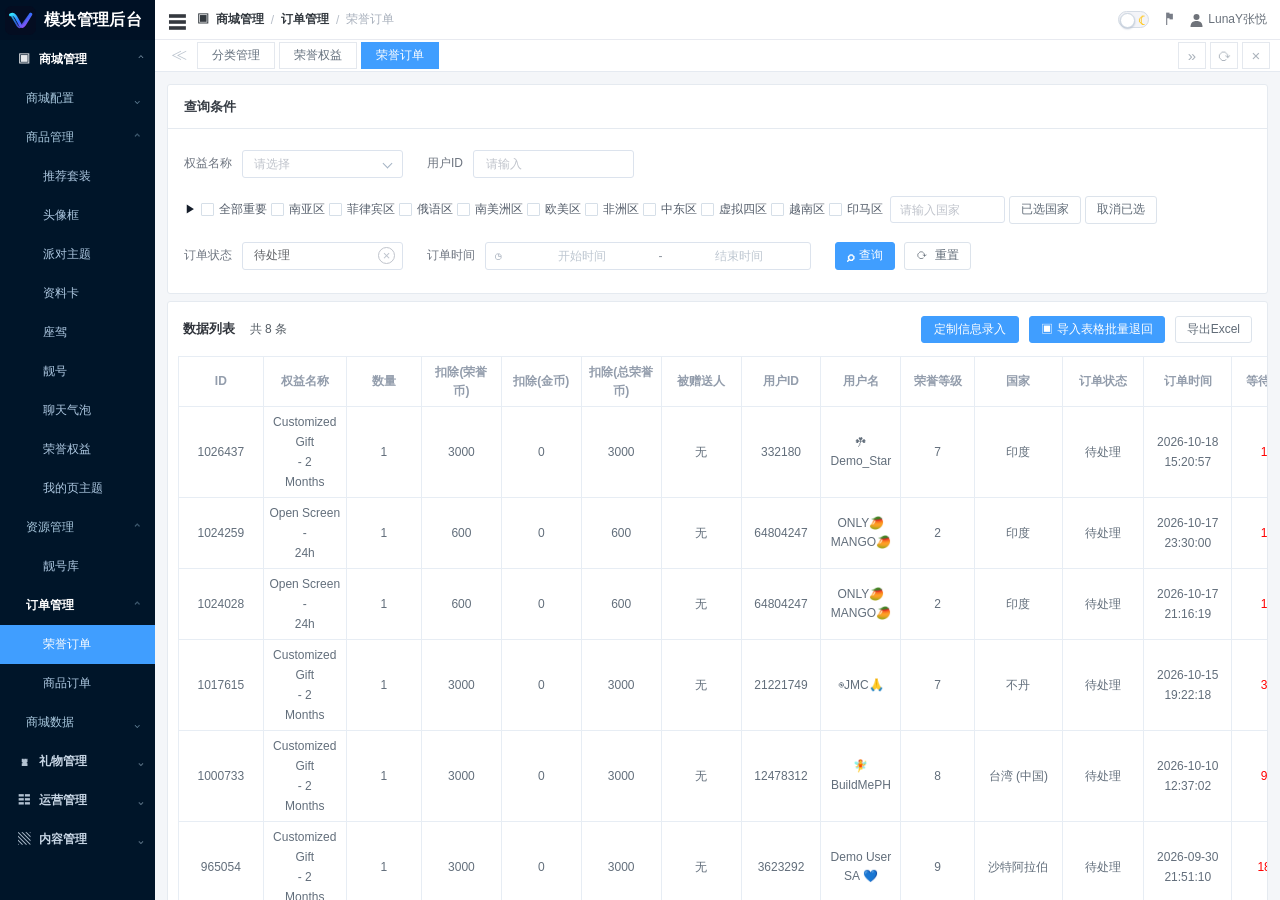
<file: v2/index.html>
<!DOCTYPE html>
<html lang="zh-CN">
<head>
<meta charset="UTF-8">
<meta name="viewport" content="width=device-width, initial-scale=1.0">
<title>V2 · 模块管理后台 - 荣誉订单（原始版）</title>
<style>
:root{--blue:#409eff;--blue-hover:#66b1ff;--nav:#001529;--nav-text:#adc8e1;--border:#e8edf3;--muted:#909399;--text:#606266}
*{box-sizing:border-box}html,body{margin:0;width:100%;height:100%;font-family:Arial,"Microsoft YaHei","PingFang SC",sans-serif;color:var(--text);font-size:12px;background:#f4f6f9}button,input,select{font:inherit}button{cursor:pointer}button:disabled{opacity:.55;cursor:not-allowed}#app{height:100vh;display:flex;overflow:hidden}
.sidebar{width:155px;flex:none;background:var(--nav);color:#fff;display:flex;flex-direction:column;height:100vh}.brand{height:40px;display:flex;align-items:center;gap:8px;padding:0 5px;font-size:16px;font-weight:700;white-space:nowrap;background:#001125;letter-spacing:.3px}.brand-icon{width:31px;height:29px;border-radius:7px;background:#040d21;display:flex;align-items:center;justify-content:center;flex:none}.brand-icon svg{width:28px;height:26px}.nav-scroll{overflow-y:auto;flex:1;scrollbar-width:thin;scrollbar-color:#13324b transparent}.nav-group-header,.nav-subhead,.nav-item{height:39px;display:flex;align-items:center;cursor:pointer;position:relative;white-space:nowrap;transition:background .15s}.nav-group-header{font-size:12px;padding:0 11px 0 18px;gap:10px;color:#c6d5e4;font-weight:600}.nav-group-header:hover,.nav-subhead:hover,.nav-item:hover{color:white;background:#0b2843}.nav-group-header .nav-icon{width:11px;height:11px;display:inline-flex;align-items:center;justify-content:center;opacity:.9}.nav-group-header .chevron{margin-left:auto;font-size:14px;font-weight:400;transform:translateY(-1px);color:#8fa9bc}.nav-subhead{padding-left:26px;padding-right:14px;color:#a9c9df;justify-content:space-between}.nav-subhead b{font-size:15px;font-weight:normal;color:#7193aa}.nav-item{padding-left:43px;color:var(--nav-text);font-size:12px}.nav-item.active{color:white;background:#409eff}.nav-item.subactive{color:white;background:#092843}.nav-group-header.active-parent{color:#fff}.nav-group.collapsed .nav-group-body,.nav-subsection.collapsed .nav-subitems{display:none}.nav-separator{height:2px}
.workspace{flex:1;min-width:0;display:flex;flex-direction:column;overflow:hidden}.topbar{flex:none;height:40px;background:#fff;display:flex;align-items:center;padding:0 13px;border-bottom:1px solid #e8eaf0;gap:12px;color:#343a40;font-weight:600}.hamburger{width:17px;height:17px;border:0;background:none;display:grid;align-items:center;padding:0;color:#34383e;font-size:18px}.breadcrumb{display:flex;align-items:center;gap:7px;white-space:nowrap}.breadcrumb .end{color:#a7afbb;font-weight:400}.breadcrumb .slash{color:#b7bec8;font-weight:400}.top-actions{margin-left:auto;display:flex;align-items:center;gap:16px;color:#69717b;font-weight:400}.theme-toggle{border:1px solid #d5dce5;width:31px;height:17px;background:#f3f4f8;border-radius:11px;position:relative;padding:0}.theme-toggle:before{content:"";width:13px;height:13px;border-radius:100%;background:white;border:1px solid #ccd6e0;position:absolute;left:1px;top:1px;box-shadow:0 1px 2px #b8c2d2}.theme-toggle:after{content:"☾";position:absolute;right:2px;top:-1px;color:#ffca28;font-size:15px}.lang{font-size:18px;color:#787d87}.profile{white-space:nowrap}.profile svg{vertical-align:middle;margin-right:5px;fill:#6f737a}
.tabs{height:32px;flex:none;display:flex;align-items:center;background:#fff;border-bottom:1px solid #e5eaf1;padding:0 10px;gap:4px}.tabs .tiny-arrow{font-size:16px;color:#bbc4ce;border:0;background:none;margin-right:0}.tab{height:27px;line-height:25px;padding:0 14px;min-width:71px;border:1px solid #e4e8ee;color:#64707d;background:#fff}.tab.active{border-color:#409eff;background:#409eff;color:#fff}.tabs .tab-spacer{flex:1}.tab-icon{border:1px solid #e4e8ee;background:#fff;height:27px;width:28px;color:#aab2bb;font-size:15px}
.content{overflow:auto;flex:1;min-width:0;padding:16px 16px 14px;background:#f4f6f9}.card{background:#fff;border:1px solid #e5eaf0;border-radius:3px;min-width:1070px}.search-panel{margin-bottom:7px}.card-title{height:44px;display:flex;align-items:center;padding:0 16px;font-size:13px;font-weight:700;color:#343a42;border-bottom:1px solid #e5eaf0}.search-body{padding:10px 16px 13px}.filter-row{display:flex;align-items:center;gap:24px;min-height:49px}.field{display:flex;align-items:center;gap:10px;white-space:nowrap}.label{color:#6e7580}.input,.select{height:28px;background:white;border:1px solid #dce3ed;border-radius:3px;color:#606266;outline:none;transition:border-color .15s}.input:focus,.select:focus{border-color:var(--blue)}.input::placeholder{color:#c0c4cc}.text-input{width:161px;padding:0 12px}.select{width:161px;padding:0 12px;appearance:none;background-image:url("data:image/svg+xml,%3Csvg xmlns='http://www.w3.org/2000/svg' width='14' height='14' viewBox='0 0 24 24' fill='none' stroke='%23b2beca' stroke-width='2'%3E%3Cpath d='m6 9 6 6 6-6'/%3E%3C/svg%3E");background-repeat:no-repeat;background-position:right 8px center;padding-right:25px}.region-line{min-height:43px;display:flex;align-items:center;gap:5px;white-space:nowrap;flex-wrap:wrap}.region-arrow{width:13px;border:0;background:transparent;font-size:11px;color:#151d2a;padding:0}.region-choice{display:inline-flex;align-items:center;gap:5px;white-space:nowrap;color:#555e6b;cursor:pointer}.region-choice input{appearance:none;width:13px;height:13px;margin:0;background:white;border:1px solid #d6dfe8;border-radius:1px;cursor:pointer;position:relative}.region-choice input:checked{background:#409eff;border-color:#409eff}.region-choice input:checked:after{content:"✓";position:absolute;left:1px;top:-3px;color:white;font-size:12px}.country-search{width:115px;height:27px;padding:0 9px;margin-left:3px}.btn{height:28px;border:1px solid #dce3eb;border-radius:3px;background:#fff;color:#606b77;padding:0 11px;display:inline-flex;align-items:center;gap:5px;justify-content:center;white-space:nowrap}.btn:hover{border-color:#b3d8ff;color:#409eff}.btn.primary{background:#409eff;border-color:#409eff;color:white}.btn.primary:hover{background:#66b1ff}.btn.danger{background:#f56c6c;border-color:#f56c6c;color:#fff}.btn.danger:hover{background:#f78989}.btn.small{height:26px;padding:0 13px}.btn.tiny{height:27px;padding:0 11px}.date-pair{display:flex;align-items:center;border:1px solid #dce3ed;height:28px;border-radius:3px;width:326px;position:relative}.date-pair:focus-within{border-color:#409eff}.date-icon{font-size:13px;color:#acb5c1;margin:0 9px}.date-pair input{min-width:0;width:133px;flex:1;border:none;outline:none;color:#596579;height:24px;text-align:center;background:none}.date-pair input::placeholder{color:#bec7d1}.date-dash{color:#8c949f;font-size:12px;padding:0 5px}.date-pair input[type=date]{font-size:11px}.actions-filter{display:flex;gap:9px}.search-symbol{font-size:14px;font-weight:700;line-height:1}.select-state{width:162px}
.list-card{overflow:hidden}.list-toolbar{height:54px;display:flex;align-items:center;padding:0 15px;justify-content:space-between}.list-label{font-size:13px;font-weight:700;color:#30343b}.count{font-size:12px;font-weight:400;margin-left:11px;color:#555d65}.toolbar-actions{display:flex;gap:10px}.table-wrap{width:100%;overflow-x:auto;padding:0 14px;scrollbar-width:thin}.orders-table{border-collapse:collapse;table-layout:fixed;min-width:1836px;width:100%;color:#626e7b;text-align:center;font-size:12px}.orders-table th{height:50px;border:1px solid #e7edf4;color:#939dac;font-weight:600;background:#fff;line-height:19px}.orders-table td{height:69px;padding:5px;border:1px solid #e7edf4;vertical-align:middle;line-height:19px;overflow-wrap:anywhere}.orders-table .benefit{line-height:20px}.orders-table .username{line-height:19px;word-break:break-word}.orders-table .time-cell{line-height:20px}.orders-table .waiting{color:red}.orders-table .muted{color:#9ca5b0}.orders-table .inline-actions{white-space:nowrap;display:flex;gap:4px;align-items:center;justify-content:center}.orders-table .action-btn{min-width:44px;height:27px;padding:0 10px;font-size:12px;border:none;border-radius:3px;color:white;background:#409eff}.orders-table .action-btn.red{background:#f56c6c}.orders-table tr:hover td{background:#f8fbff}.orders-table .status-pending-return{color:#e6a23c}.orders-table .status-completed{color:#67c23a}.orders-table .status-returned{color:#f56c6c}.orders-table .empty-row td{height:210px;color:#a4acb8}.pagination{height:48px;display:flex;align-items:center;gap:12px;padding:0 15px}.page-size{width:105px;height:28px;font-size:12px}.pg-btn{border:none;background:transparent;color:#bbc3cc;min-width:19px;height:27px;font-size:16px}.pg-btn:not(:disabled):hover{color:#409eff}.page-num{background:#fff;border:1px solid #e0e5ed;min-width:42px;height:28px;color:#59606c}.page-input{height:27px;width:43px;border:1px solid #dce3ed;border-radius:3px;text-align:center;outline:none}.pagination .right{margin-left:auto;color:#7c8794}.notice{position:fixed;right:20px;top:24px;background:#fff;border:1px solid #d8e6f4;box-shadow:0 3px 16px #001b3620;padding:13px 18px;border-radius:4px;color:#596373;z-index:100;max-width:360px}.notice.success{border-left:3px solid #67c23a}.notice.error{border-left:3px solid #f56c6c}
.overlay{position:fixed;inset:0;background:rgba(0,0,0,.38);z-index:90;display:none;align-items:center;justify-content:center}.overlay.open{display:flex}.dialog{width:480px;background:white;box-shadow:0 16px 44px #10223535;border-radius:5px;overflow:hidden}.dialog-head{height:53px;padding:0 21px;display:flex;align-items:center;justify-content:space-between;border-bottom:1px solid #edf0f5;font-size:16px;font-weight:600;color:#333}.dialog-close{border:none;background:none;color:#9da5af;font-size:24px}.dialog-content{padding:25px 23px;color:#606b77;font-size:13px;line-height:1.9}.dialog-footer{border-top:1px solid #edf0f5;padding:13px 22px;display:flex;justify-content:flex-end;gap:10px}.upload-area{background:#f9fbfe;border:1px dashed #cad6e3;border-radius:5px;padding:25px 18px;text-align:center;margin-bottom:12px;cursor:pointer}.upload-area:hover{border-color:#409eff}.hint{font-size:12px;color:#969fa9}.link{background:none;color:#409eff;border:none;padding:0;cursor:pointer}.country-pop{position:fixed;background:#fff;border:1px solid #e2e7ed;box-shadow:0 8px 20px #101f3320;z-index:70;width:300px;padding:12px;display:none;border-radius:4px}.country-pop.open{display:block}.country-pop-head{display:flex;justify-content:space-between;align-items:center;margin-bottom:10px}.country-tags{display:flex;gap:6px;flex-wrap:wrap}.country-tag{background:#ecf5ff;color:#409eff;border:1px solid #d9ecff;border-radius:3px;padding:5px 8px;font-size:12px}.country-tag span{cursor:pointer;margin-left:6px}.country-empty{color:#b0b8c0;padding:15px 0;text-align:center}.placeholder-view{display:none;background:#fff;padding:30px;min-height:220px;border:1px solid #e5eaf0;font-size:13px;color:#8895a3}.content.placeholder-mode .search-panel,.content.placeholder-mode .list-card{display:none}.content.placeholder-mode .placeholder-view{display:block}.tiny-sidebar{width:55px}.tiny-sidebar .brand{overflow:hidden}.tiny-sidebar .brand span,.tiny-sidebar .nav-scroll{display:none}.sidebar{transition:width .18s}
@media(max-width:1500px){.content{padding:12px}.card{min-width:990px}.region-line{gap:4px}.table-wrap{padding:0 10px}}@media(max-width:1100px){.sidebar{width:132px}.brand{font-size:13px}.nav-item{padding-left:32px}.nav-subhead{padding-left:20px}.top-actions{gap:8px}}

/* 与后台 Element 风格一致的权益/订单状态下拉选择器 */
.smart-select{position:relative;display:inline-flex;width:161px;height:28px;align-items:center;flex:none;border:1px solid #dce3ed;border-radius:3px;background:#fff;z-index:3}
.smart-select:focus-within,.smart-select.open{border-color:#409eff;z-index:15}
.smart-display{width:100%;height:26px;min-width:0;border:0;outline:0;padding:0 32px 0 11px;background:transparent;color:#606266;font-size:12px;overflow:hidden;text-overflow:ellipsis;white-space:nowrap}
.smart-display::placeholder{color:#c0c4cc}
.smart-arrow{position:absolute;right:11px;top:9px;width:7px;height:7px;border-right:1px solid #a4b3c4;border-bottom:1px solid #a4b3c4;transform:rotate(45deg);pointer-events:none;transition:transform .14s}
.smart-select.open .smart-arrow{transform:translateY(4px) rotate(225deg)}
.smart-select:has(.smart-clear.visible) .smart-arrow{display:none}
.smart-clear{display:none;position:absolute;right:7px;top:4px;width:17px;height:17px;line-height:15px;text-align:center;padding:0;border:1px solid #c0c4cc;color:#bdc3cd;border-radius:50%;background:#fff;font-size:13px;z-index:2}
.smart-clear.visible{display:block}
.smart-select.open .smart-clear{display:none}
.smart-select .smart-pop{display:none;position:absolute;top:37px;left:0;background:white;border:1px solid #e4e7ed;border-radius:4px;box-shadow:0 2px 12px 0 rgba(0,0,0,.13);width:270px;padding:5px 0;z-index:30}
.smart-select.open .smart-pop{display:block}
.smart-select .smart-pop::before{content:"";position:absolute;left:32px;top:-7px;width:11px;height:11px;background:#fff;border-top:1px solid #e4e7ed;border-left:1px solid #e4e7ed;transform:rotate(45deg)}
.smart-options{height:auto;max-height:236px;overflow-y:auto;overscroll-behavior:contain;scrollbar-width:thin;scrollbar-color:#c9cdd4 #fff}
.smart-option{display:flex;align-items:center;min-height:31px;padding:0 16px;color:#606266;font-size:12px;white-space:nowrap;cursor:pointer}
.smart-option:hover,.smart-option.hovered{background:#f5f7fa}
.smart-option.selected{font-weight:600;color:#409eff}
.smart-option .muted-option{color:#929ba7}
.smart-options .no-match{height:45px;display:grid;place-items:center;color:#a0a8b0}
.state-smart{width:161px}.state-smart .smart-pop{width:189px}
.state-smart .smart-option{min-height:29px;padding-left:18px}
.state-smart .smart-options{max-height:190px}
</style>
<link rel="stylesheet" href="./custom-entry.css">
</head>
<body>
<div id="app">
<aside class="sidebar" id="sidebar">
  <div class="brand"><div class="brand-icon"><svg viewBox="0 0 48 36" fill="none"><defs><linearGradient id="gradient" x1="0" x2="1" y1="0" y2="1"><stop stop-color="#32e6ff"/><stop offset=".5" stop-color="#356cff"/><stop offset="1" stop-color="#b342e9"/></linearGradient></defs><path d="M6 9c4-2 7-1 10 5l7 13c2 3 4 3 7-1l11-18" stroke="url(#gradient)" stroke-width="5" stroke-linecap="round"/><path d="M7 9 18 28c2 3 4 4 7 0L40 7" stroke="url(#gradient)" stroke-width="3" opacity=".82" stroke-linecap="round"/></svg></div><span>模块管理后台</span></div>
  <div class="nav-scroll">
    <div class="nav-group" data-navgroup="mall">
      <div class="nav-group-header active-parent"><span class="nav-icon">▣</span>商城管理<span class="chevron">⌃</span></div>
      <div class="nav-group-body">
        <div class="nav-subsection collapsed"><div class="nav-subhead">商城配置<b>⌄</b></div><div class="nav-subitems"><div class="nav-item">商城基础配置</div></div></div>
        <div class="nav-subsection"><div class="nav-subhead">商品管理<b>⌃</b></div><div class="nav-subitems">
          <div class="nav-item">推荐套装</div><div class="nav-item">头像框</div><div class="nav-item">派对主题</div><div class="nav-item">资料卡</div><div class="nav-item">座驾</div><div class="nav-item">靓号</div><div class="nav-item">聊天气泡</div><div class="nav-item">荣誉权益</div><div class="nav-item">我的页主题</div>
        </div></div>
        <div class="nav-subsection"><div class="nav-subhead">资源管理<b>⌃</b></div><div class="nav-subitems"><div class="nav-item">靓号库</div></div></div>
        <div class="nav-subsection"><div class="nav-subhead" style="color:#fff;font-weight:600">订单管理<b>⌃</b></div><div class="nav-subitems"><div class="nav-item active" data-page="荣誉订单">荣誉订单</div><div class="nav-item">商品订单</div></div></div>
        <div class="nav-subsection collapsed"><div class="nav-subhead">商城数据<b>⌄</b></div><div class="nav-subitems"><div class="nav-item">数据统计</div></div></div>
      </div>
    </div>
    <div class="nav-group collapsed"><div class="nav-group-header"><span class="nav-icon">♜</span>礼物管理<span class="chevron">⌄</span></div><div class="nav-group-body"><div class="nav-subsection collapsed"><div class="nav-subhead">礼物基础管理<b>⌄</b></div><div class="nav-subitems"><div class="nav-item">礼物配置</div></div></div><div class="nav-subsection collapsed"><div class="nav-subhead">礼物消息管理<b>⌄</b></div><div class="nav-subitems"><div class="nav-item">消息列表</div></div></div></div></div>
    <div class="nav-group collapsed"><div class="nav-group-header"><span class="nav-icon">☷</span>运营管理<span class="chevron">⌄</span></div><div class="nav-group-body"><div class="nav-item">活动管理</div></div></div>
    <div class="nav-group collapsed"><div class="nav-group-header"><span class="nav-icon">▧</span>内容管理<span class="chevron">⌄</span></div><div class="nav-group-body"><div class="nav-item">内容审核</div></div></div>
  </div>
</aside>
<section class="workspace">
  <header class="topbar"><button class="hamburger" id="sidebarToggle" aria-label="收起侧边栏">☰</button><div class="breadcrumb"><span>▣&nbsp; 商城管理</span><span class="slash">/</span><span>订单管理</span><span class="slash">/</span><span class="end" id="crumbEnd">荣誉订单</span></div><div class="top-actions"><button class="theme-toggle" title="主题切换" id="themeToggle"></button><span class="lang" title="语言">⚑</span><span class="profile"><svg width="13" height="14" viewBox="0 0 13 14"><circle cx="6.5" cy="4" r="3"/><path d="M.5 14c0-4 2-6 6-6s6 2 6 6"/></svg>LunaY张悦</span></div></header>
  <nav class="tabs"><button class="tiny-arrow" aria-label="切换标签">≪</button><button class="tab" data-tab="分类管理">分类管理</button><button class="tab" data-tab="荣誉权益">荣誉权益</button><button class="tab active" data-tab="荣誉订单">荣誉订单</button><div class="tab-spacer"></div><button class="tab-icon" title="下一页标签">»</button><button class="tab-icon" title="刷新" id="refresh">⟳</button><button class="tab-icon" title="关闭其他页面">×</button></nav>
  <main class="content" id="mainContent">
    <section class="card search-panel">
      <div class="card-title">查询条件</div>
      <div class="search-body">
        <div class="filter-row">
          <label class="field"><span class="label">权益名称</span><span class="smart-select benefit-smart" id="benefitSmart">
<input type="hidden" id="benefitFilter"><input class="smart-display" id="benefitDisplay" type="text" placeholder="请选择" autocomplete="off" aria-label="权益名称" role="combobox" aria-expanded="false" aria-controls="benefitOptions"><button type="button" class="smart-clear" data-smart-clear="benefit" title="清除选择">×</button><span class="smart-arrow" aria-hidden="true"></span><div class="smart-pop"><div class="smart-options" id="benefitOptions" role="listbox"></div></div>
</span></label>
          <label class="field"><span class="label">用户ID</span><input class="input text-input" id="userIdFilter" placeholder="请输入" autocomplete="off"></label>
        </div>
        <div class="region-line" id="countryLine">
          <button class="region-arrow" id="countryExpand" title="展开地区">▶</button>
          <label class="region-choice"><input type="checkbox" id="allCountry">全部重要</label>
          <label class="region-choice"><input type="checkbox" data-region="南亚区">南亚区</label>
          <label class="region-choice"><input type="checkbox" data-region="菲律宾区">菲律宾区</label>
          <label class="region-choice"><input type="checkbox" data-region="俄语区">俄语区</label>
          <label class="region-choice"><input type="checkbox" data-region="南美洲区">南美洲区</label>
          <label class="region-choice"><input type="checkbox" data-region="欧美区">欧美区</label>
          <label class="region-choice"><input type="checkbox" data-region="非洲区">非洲区</label>
          <label class="region-choice"><input type="checkbox" data-region="中东区">中东区</label>
          <label class="region-choice"><input type="checkbox" data-region="虚拟四区">虚拟四区</label>
          <label class="region-choice"><input type="checkbox" data-region="越南区">越南区</label>
          <label class="region-choice"><input type="checkbox" data-region="印马区">印马区</label>
          <input class="input country-search" id="countryFilter" placeholder="请输入国家">
          <button class="btn" id="chosenCountry">已选国家</button><button class="btn" id="clearCountry">取消已选</button>
        </div>
        <div class="filter-row">
          <label class="field"><span class="label">订单状态</span><span class="smart-select state-smart" id="statusSmart"><input type="hidden" id="statusFilter" value="待处理"><input class="smart-display" id="statusDisplay" type="text" placeholder="请选择" autocomplete="off" aria-label="订单状态" role="combobox" aria-expanded="false" aria-controls="statusOptions"><button type="button" class="smart-clear visible" data-smart-clear="status" title="清除选择">×</button><span class="smart-arrow" aria-hidden="true"></span><div class="smart-pop"><div class="smart-options" id="statusOptions" role="listbox"></div></div></span></label>
          <label class="field"><span class="label">订单时间</span><span class="date-pair"><span class="date-icon">◷</span><input id="dateStart" type="text" placeholder="开始时间" onfocus="this.type='date'" onblur="if(!this.value)this.type='text'"><span class="date-dash">-</span><input id="dateEnd" type="text" placeholder="结束时间" onfocus="this.type='date'" onblur="if(!this.value)this.type='text'"></span></label>
          <span class="actions-filter"><button class="btn primary" id="searchBtn"><span class="search-symbol">⌕</span>查询</button><button class="btn" id="resetBtn">⟳&nbsp; 重置</button></span>
        </div>
      </div>
    </section>
    <section class="card list-card">
      <div class="list-toolbar"><div class="list-label">数据列表 <span class="count" id="recordCount">共 8 条</span></div><div class="toolbar-actions"><button class="btn primary tiny" id="importBtn">▣ 导入表格批量退回</button><button class="btn tiny" id="exportBtn">导出Excel</button></div></div>
      <div class="table-wrap"><table class="orders-table"><colgroup><col style="width:5.3%"><col style="width:5.2%"><col style="width:4.7%"><col style="width:5%"><col style="width:5%"><col style="width:5%"><col style="width:5%"><col style="width:5%"><col style="width:5%"><col style="width:4.6%"><col style="width:5.5%"><col style="width:5.1%"><col style="width:5.5%"><col style="width:4.8%"><col style="width:5.3%"><col style="width:4.7%"><col style="width:5%"><col style="width:4.5%"><col style="width:5.3%"><col style="width:4.8%"><col style="width:8%"></colgroup><thead><tr><th>ID</th><th>权益名称</th><th>数量</th><th>扣除(荣誉<br>币)</th><th>扣除(金币)</th><th>扣除(总荣誉<br>币)</th><th>被赠送人</th><th>用户ID</th><th>用户名</th><th>荣誉等级</th><th>国家</th><th>订单状态</th><th>订单时间</th><th>等待时间</th><th>完成时间</th><th>使用状态</th><th>使用时间</th><th>详情</th><th>whatsapp</th><th>操作人</th><th>操作</th></tr></thead><tbody id="orderRows"></tbody></table></div>
      <div class="pagination"><select class="select page-size" id="pageSize"><option value="50">50条/页</option><option value="20">20条/页</option><option value="10">10条/页</option><option value="5">5条/页</option></select><button class="pg-btn" id="prevPage">‹</button><button class="pg-btn" id="nextPage">›</button><span>前往</span><input class="page-input" id="pageNumber" value="1" inputmode="numeric"><span>页</span><span class="right" id="totalRight">共 8 条</span></div>
    </section>
    <div class="placeholder-view" id="placeholderView">当前原型重点还原「荣誉订单」页面，请切换回「荣誉订单」查看。</div>
  </main>
</section>
</div>
<div class="country-pop" id="countryPop"><div class="country-pop-head"><b>已选国家 / 地区</b><button class="link" id="closeCountry">关闭</button></div><div class="country-tags" id="countryTags"></div></div>
<div class="overlay" id="overlay"><div class="dialog"><div class="dialog-head"><span id="modalTitle">提示</span><button class="dialog-close" id="modalClose">×</button></div><div class="dialog-content" id="modalBody"></div><div class="dialog-footer"><button class="btn" id="modalCancel">取消</button><button class="btn primary" id="modalOK">确定</button></div></div></div>
<script>
(function(){
"use strict";
var seed=[
{id:"1026437",benefit:"Customized Gift - 2 Months",qty:1,honor:3000,coin:0,total:3000,to:"无",uid:"332180",name:"☘ Demo_Star",level:7,country:"印度",region:"南亚区",status:"待处理",created:"2026-10-18 15:20:57",waiting:"1天",whatsapp:"+91 9706****48"},
{id:"1024259",benefit:"Open Screen - 24h",qty:1,honor:600,coin:0,total:600,to:"无",uid:"64804247",name:"ONLY🥭 MANGO🥭",level:2,country:"印度",region:"南亚区",status:"待处理",created:"2026-10-17 23:30:00",waiting:"1天",whatsapp:"+91 9811****68"},
{id:"1024028",benefit:"Open Screen - 24h",qty:1,honor:600,coin:0,total:600,to:"无",uid:"64804247",name:"ONLY🥭 MANGO🥭",level:2,country:"印度",region:"南亚区",status:"待处理",created:"2026-10-17 21:16:19",waiting:"1天",whatsapp:"+91 9911****67"},
{id:"1017615",benefit:"Customized Gift - 2 Months",qty:1,honor:3000,coin:0,total:3000,to:"无",uid:"21221749",name:"◉JMC🙏",level:7,country:"不丹",region:"南亚区",status:"待处理",created:"2026-10-15 19:22:18",waiting:"3天",whatsapp:"+975 9748****53"},
{id:"1000733",benefit:"Customized Gift - 2 Months",qty:1,honor:3000,coin:0,total:3000,to:"无",uid:"12478312",name:"🧚 BuildMePH",level:8,country:"台湾 (中国)",region:"南亚区",status:"待处理",created:"2026-10-10 12:37:02",waiting:"9天",whatsapp:"+886 9167****03"},
{id:"965054",benefit:"Customized Gift - 2 Months",qty:1,honor:3000,coin:0,total:3000,to:"无",uid:"3623292",name:"Demo User SA 💙",level:9,country:"沙特阿拉伯",region:"中东区",status:"待处理",created:"2026-09-30 21:51:10",waiting:"18天",whatsapp:"+213 0551****11"},
{id:"961937",benefit:"Customized Gift - 2 Months",qty:1,honor:3000,coin:0,total:3000,to:"无",uid:"4031007",name:"🎀 Hiphopper™",level:6,country:"印度",region:"南亚区",status:"待处理",created:"2026-09-30 01:05:06",waiting:"19天",whatsapp:"+91 8920****00"},
{id:"940365",benefit:"Customized Gift - 2 Months",qty:1,honor:3000,coin:0,total:3000,to:"无",uid:"6111527",name:"Zolfa",level:6,country:"沙特阿拉伯",region:"中东区",status:"待处理",created:"2026-09-24 13:33:30",waiting:"25天",whatsapp:"+966 0951****14"}
];
var storageKey="honor-v2-original-restore-20261021",rows,shown=[],page=1,selected=[],dialogAction=null;
try{var saved=JSON.parse(localStorage.getItem(storageKey));rows=Array.isArray(saved)&&saved.length===seed.length?saved:seed.map(function(x){return Object.assign({},x)});rows.forEach(function(r){if(r.status==="已完成")r.status="已处理"})}catch(e){rows=seed.map(function(x){return Object.assign({},x)});}
function el(id){return document.getElementById(id)}
function esc(s){return String(s==null?"":s).replace(/[&<>"']/g,function(c){return {"&":"&amp;","<":"&lt;",">":"&gt;",'"':"&quot;","'":"&#39;"}[c]})}
function save(){try{localStorage.setItem(storageKey,JSON.stringify(rows))}catch(e){}}
function notice(message,kind){var n=document.createElement("div");n.className="notice "+(kind||"success");n.textContent=message;document.body.appendChild(n);setTimeout(function(){n.remove()},2900)}
function timeHTML(s){return esc(s||"--").replace(" ","<br>")}
function benefitHTML(s){return esc(s).replace(" - ","<br>- ").replace(" 2 Months"," 2<br>Months").replace(" 24h","<br>24h")}
function getFilters(){return {benefit:el("benefitFilter").value,uid:el("userIdFilter").value.trim(),status:el("statusFilter").value,country:el("countryFilter").value.trim(),start:el("dateStart").value,end:el("dateEnd").value,regions:Array.from(document.querySelectorAll("[data-region]:checked")).map(function(n){return n.getAttribute("data-region")})}}

var benefitList=[
"PK Energy Gift (Daily Sales Limit: 5000)",
"PK War Drum Gift (Daily Sales Limit: 1000)",
"PK Defense Gift (Daily Sales Limit: 500)",
"自定义座驾 - 2个月（每月限售：3）",
"Supreme Box - 每日限量：5",
"Supreme Box - 每日限量：5",
"Supreme Box - 每日限量：5",
"Supreme Box - 每日限量：5",
"荣誉卡 - 2个月",
"荣誉卡 - 2个月",
"动态置顶卡 - 1h",
"定制礼物 - 2个月",
"账号解封",
"功能解封",
"开屏 - 72 h",
"横幅 - 72小时",
"开屏 - 24小时",
"横幅 - 24小时",
"金豆*100k",
"金豆*200k",
"Customized Gift - 2 Months",
"Open Screen - 24h"
];
var statusList=["待处理","已处理","已退回","退回中"];
var smartSelectors={};
function initSmartSelect(key,options,defaultValue){
  var root=el(key+"Smart"),hidden=el(key+"Filter"),display=el(key+"Display"),list=el(key+"Options"),hoverIndex=-1;
  function itemValue(index){return options[index]||""}
  function updateDisplay(){display.value=hidden.value;display.title=hidden.value;root.querySelector(".smart-clear").classList.toggle("visible",!!hidden.value)}
  function close(){root.classList.remove("open");display.setAttribute("aria-expanded","false");hoverIndex=-1;updateDisplay()}
  function draw(term){var q=String(term||"").trim().toLocaleLowerCase();var matches=options.map(function(v,i){return {v:v,index:i}}).filter(function(o){return !q||o.v.toLocaleLowerCase().includes(q)});list.innerHTML=matches.length?matches.map(function(o){return '<div class="smart-option'+(o.v===hidden.value?" selected":"")+'" data-index="'+o.index+'" role="option" aria-selected="'+(o.v===hidden.value)+'">'+esc(o.v)+'</div>'}).join(""):'<div class="no-match">无匹配数据</div>';hoverIndex=-1}
  function open(){Object.keys(smartSelectors).forEach(function(k){if(k!==key)smartSelectors[k].close()});root.classList.add("open");display.setAttribute("aria-expanded","true");draw("");var selectedItem=list.querySelector(".selected");if(selectedItem)selectedItem.scrollIntoView({block:"nearest"});}
  function pick(v){hidden.value=v;updateDisplay();close();display.blur()}
  display.addEventListener("click",function(){if(root.classList.contains("open")){close()}else{open()}});
  display.addEventListener("input",function(){root.classList.add("open");display.setAttribute("aria-expanded","true");draw(display.value)});
  display.addEventListener("keydown",function(e){
    if(e.key==="Escape"){close();return}
    if(e.key==="Enter"){e.preventDefault();var items=list.querySelectorAll(".smart-option");var item=hoverIndex>=0?items[hoverIndex]:(items.length===1?items[0]:null);if(item)pick(itemValue(+item.dataset.index));else if(!root.classList.contains("open"))open();return}
    if(e.key==="ArrowDown"||e.key==="ArrowUp"){e.preventDefault();if(!root.classList.contains("open"))open();var all=list.querySelectorAll(".smart-option");if(!all.length)return;hoverIndex=e.key==="ArrowDown"?Math.min(all.length-1,hoverIndex+1):Math.max(0,hoverIndex-1);all.forEach(function(n,i){n.classList.toggle("hovered",i===hoverIndex)});all[hoverIndex].scrollIntoView({block:"nearest"})}
  });
  root.querySelector(".smart-arrow").addEventListener("click",function(e){e.stopPropagation();if(root.classList.contains("open"))close();else{display.focus();open()}});
  root.querySelector(".smart-clear").addEventListener("click",function(e){e.preventDefault();e.stopPropagation();hidden.value="";updateDisplay();close()});
  list.addEventListener("mousedown",function(e){e.preventDefault();var item=e.target.closest("[data-index]");if(item)pick(itemValue(+item.dataset.index))});
  document.addEventListener("mousedown",function(e){if(!root.contains(e.target))close()});
  hidden.value=defaultValue||"";updateDisplay();smartSelectors[key]={close:close,sync:updateDisplay,set:pick}
}
function renderActionButtons(r){
  var actionMap={"待处理":[["complete","完成",false],["return","退回",true]],"已处理":[["return","退回",true]],"退回中":[],"已退回":[]};
  var acts=actionMap[r.status]||[];
  if(!acts.length)return '<span class="muted">--</span>';
  return '<div class="inline-actions">'+acts.map(function(a){return '<button class="action-btn'+(a[2]?" red":"")+'" data-action="'+a[0]+'" data-id="'+esc(r.id)+'">'+a[1]+'</button>'}).join("")+'</div>';
}

function render(){var f=getFilters();shown=rows.filter(function(r){return (!f.benefit||r.benefit===f.benefit||((f.benefit==="定制礼物 - 2个月"||f.benefit==="荣誉卡 - 2个月")&&r.benefit==="Customized Gift - 2 Months")||(f.benefit==="开屏 - 24小时"&&r.benefit==="Open Screen - 24h"))&&(!f.uid||r.uid.indexOf(f.uid)>-1)&&(!f.status||r.status===f.status)&&(!f.country||r.country.indexOf(f.country)>-1)&&(!f.regions.length||f.regions.indexOf(r.region)>-1)&&(!f.start||r.created.slice(0,10)>=f.start)&&(!f.end||r.created.slice(0,10)<=f.end)});var per=+el("pageSize").value;var max=Math.max(1,Math.ceil(shown.length/per));page=Math.max(1,Math.min(page,max));var part=shown.slice((page-1)*per,page*per);el("recordCount").textContent="共 "+shown.length+" 条";el("totalRight").textContent="共 "+shown.length+" 条";el("pageNumber").value=page;el("prevPage").disabled=page<=1;el("nextPage").disabled=page>=max;
el("orderRows").innerHTML=part.length?part.map(function(r){var stateClass=r.status==="已处理"?"status-completed":r.status==="已退回"?"status-returned":r.status==="退回中"?"status-pending-return":"";return '<tr><td>'+esc(r.id)+'</td><td class="benefit">'+benefitHTML(r.benefit)+'</td><td>'+r.qty+'</td><td>'+r.honor+'</td><td>'+r.coin+'</td><td>'+r.total+'</td><td>'+esc(r.to)+'</td><td>'+esc(r.uid)+'</td><td class="username">'+esc(r.name)+'</td><td>'+r.level+'</td><td>'+esc(r.country)+'</td><td class="'+stateClass+'">'+esc(r.status)+'</td><td class="time-cell">'+timeHTML(r.created)+'</td><td class="'+(r.status==="待处理"?"waiting":"muted")+'">'+(r.status==="待处理"?esc(r.waiting):"--")+'</td><td class="time-cell">'+timeHTML(r.completed||"--")+'</td><td>'+esc(r.used||"")+'</td><td>'+esc(r.usedTime||"")+'</td><td></td><td class="time-cell">'+esc(r.whatsapp).replace(" ","<br>")+'</td><td>'+esc(r.operator||"0")+'</td><td>'+renderActionButtons(r)+'</td></tr>'}).join(""):'<tr class="empty-row"><td colspan="21">暂无数据</td></tr>'}
function reset(){el("benefitFilter").value="";smartSelectors.benefit.sync();el("userIdFilter").value="";el("statusFilter").value="待处理";smartSelectors.status.sync();el("countryFilter").value="";el("dateStart").value="";el("dateEnd").value="";el("dateStart").type="text";el("dateEnd").type="text";document.querySelectorAll("[data-region],#allCountry").forEach(function(x){x.checked=false});page=1;render()}
function modal(title,body,ok,onConfirm){el("modalTitle").textContent=title;el("modalBody").innerHTML=body;el("modalOK").textContent=ok||"确定";dialogAction=onConfirm||null;el("overlay").classList.add("open")}
function closeModal(){el("overlay").classList.remove("open");dialogAction=null}
function changeStatus(id,status){var r=rows.find(function(x){return x.id===id});if(!r)return;var prev=r.status;if(status==="已处理"&&prev!=="待处理")return;if(status==="退回中"&&prev!=="待处理"&&prev!=="已处理")return;r.status=status;r.completed=status==="已处理"?new Date().toLocaleString("sv-SE",{hour12:false}):"";r.operator="1";save();render();notice("订单 "+id+" 已更新为「"+status+"」")}
el("orderRows").addEventListener("click",function(e){var b=e.target.closest("[data-action]");if(!b)return;var id=b.getAttribute("data-id");var action=b.getAttribute("data-action");var status=action==="complete"?"已处理":"退回中";var current=rows.find(function(x){return x.id===id});if(!current)return;if(action==="complete"&&current.status!=="待处理")return;if(action==="return"&&current.status!=="待处理"&&current.status!=="已处理")return;modal(action==="complete"?"完成订单":"退回订单",'确认将订单 <b>'+esc(id)+'</b> 标记为「'+status+'」吗？<br><span class="hint">当前页面为交互演示，操作仅保存在本地浏览器。</span>',"确认",function(){changeStatus(id,status)})});
el("modalClose").onclick=closeModal;el("modalCancel").onclick=closeModal;el("overlay").addEventListener("click",function(e){if(e.target===this)closeModal()});el("modalOK").onclick=function(){var fn=dialogAction;closeModal();if(fn)fn()};
el("searchBtn").onclick=function(){page=1;render()};el("resetBtn").onclick=reset;el("userIdFilter").onkeydown=function(e){if(e.key==="Enter"){page=1;render()}};el("countryFilter").onkeydown=el("userIdFilter").onkeydown;el("pageSize").onchange=function(){page=1;render()};el("prevPage").onclick=function(){page--;render()};el("nextPage").onclick=function(){page++;render()};el("pageNumber").onchange=function(){page=Math.max(1,parseInt(this.value,10)||1);render()};
document.querySelectorAll("[data-region]").forEach(function(c){c.onchange=function(){el("allCountry").checked=Array.from(document.querySelectorAll("[data-region]")).every(function(x){return x.checked});selected=Array.from(document.querySelectorAll("[data-region]:checked")).map(function(x){return x.getAttribute("data-region")})}});
el("allCountry").onchange=function(){var v=this.checked;document.querySelectorAll("[data-region]").forEach(function(x){x.checked=v})};
el("clearCountry").onclick=function(){document.querySelectorAll("[data-region],#allCountry").forEach(function(x){x.checked=false});el("countryFilter").value="";renderCountryTags();notice("已取消全部地区选择")};
function renderCountryTags(){var list=Array.from(document.querySelectorAll("[data-region]:checked")).map(function(x){return x.getAttribute("data-region")});el("countryTags").innerHTML=list.length?list.map(function(name){return '<span class="country-tag">'+esc(name)+'<span data-remove="'+esc(name)+'">×</span></span>'}).join(""):'<div class="country-empty">暂未选择国家或地区</div>'}
el("chosenCountry").onclick=function(){renderCountryTags();var rect=this.getBoundingClientRect();var p=el("countryPop");p.style.top=Math.min(rect.bottom+5,innerHeight-180)+"px";p.style.left=Math.min(rect.left,innerWidth-310)+"px";p.classList.toggle("open")};
el("closeCountry").onclick=function(){el("countryPop").classList.remove("open")};el("countryTags").onclick=function(e){var name=e.target.getAttribute("data-remove");if(!name)return;document.querySelectorAll("[data-region]").forEach(function(x){if(x.getAttribute("data-region")===name)x.checked=false});el("allCountry").checked=false;renderCountryTags()};
el("countryExpand").onclick=function(){var x=this;x.textContent=x.textContent==="▶"?"▼":"▶";notice(x.textContent==="▼"?"全部地区已展开":"地区已收起")};
function exportCSV(){var headers=["ID","权益名称","数量","扣除(荣誉币)","扣除(金币)","扣除(总荣誉币)","被赠送人","用户ID","用户名","荣誉等级","国家","订单状态","订单时间","等待时间","完成时间","使用状态","使用时间","whatsapp","操作人"];var lines=[headers].concat(shown.map(function(r){return [r.id,r.benefit,r.qty,r.honor,r.coin,r.total,r.to,r.uid,r.name,r.level,r.country,r.status,r.created,r.waiting,r.completed||"",r.used||"",r.usedTime||"",r.whatsapp,r.operator||"0"]}));var csv="\ufeff"+lines.map(function(a){return a.map(function(v){return '"'+String(v==null?"":v).replace(/"/g,'""')+'"'}).join(",")}).join("\r\n");var url=URL.createObjectURL(new Blob([csv],{type:"text/csv;charset=utf-8"}));var a=document.createElement("a");a.href=url;a.download="荣誉订单_"+new Date().toISOString().slice(0,10)+".csv";a.click();setTimeout(function(){URL.revokeObjectURL(url)},1500);notice("订单数据已导出，可使用 Excel 打开")};el("exportBtn").onclick=exportCSV;
el("importBtn").onclick=function(){modal("导入表格批量退回",'<label class="upload-area" for="bulkFile" style="display:block"><div style="font-size:30px;color:#b3cce8;margin-bottom:5px">⇧</div><b>点击上传 CSV 表格</b><br><span class="hint">支持 CSV 文件，首列填写订单 ID</span></label><input id="bulkFile" type="file" accept=".csv,text/csv" style="display:none"><div class="hint">仅演示本地退回操作，不会连接真实订单后台。 <button class="link" id="templateDownload">下载 CSV 模板</button></div><textarea id="bulkIds" placeholder="也可直接粘贴订单 ID，多个 ID 用逗号或换行分隔" style="margin-top:12px;min-height:85px;width:100%;padding:9px;border:1px solid #dce3ed;border-radius:3px;resize:vertical;font:inherit"></textarea>',"批量退回",function(){var raw=el("_bulkCached")?el("_bulkCached").value:"";var ids=raw.split(/[\s,，;\r\n]+/).map(function(x){return x.trim()}).filter(Boolean);var count=0;rows.forEach(function(r){if(ids.indexOf(r.id)>-1&&r.status==="待处理"){r.status="已退回";r.completed=new Date().toLocaleString("sv-SE",{hour12:false});r.operator="1";count++}});save();render();notice(count?"已批量退回 "+count+" 条订单":"没有找到可退回的待处理订单",count?"success":"error")});setTimeout(function(){var input=el("bulkIds");var f=el("bulkFile");var cached=document.createElement("input");cached.type="hidden";cached.id="_bulkCached";el("modalBody").appendChild(cached);input.oninput=function(){cached.value=this.value};f.onchange=function(){var file=this.files&&this.files[0];if(!file)return;var reader=new FileReader();reader.onload=function(){var txt=String(reader.result||"");var arr=txt.split(/\r?\n/).map(function(line){return line.split(",")[0].replace(/"/g,"").trim()}).filter(function(s){return /^\d{5,}$/.test(s)});input.value=arr.join("\n");cached.value=input.value;notice("已读取 "+arr.length+" 个订单 ID")};reader.readAsText(file)};el("templateDownload").onclick=function(){var a=document.createElement("a");a.href=URL.createObjectURL(new Blob(["订单ID\n1026437\n1024259"],{type:"text/csv;charset=utf-8"}));a.download="批量退回模板.csv";a.click()}} ,0)};
el("refresh").onclick=function(){render();notice("列表已刷新")};el("themeToggle").onclick=function(){notice("当前为截图对应的浅色主题")};el("sidebarToggle").onclick=function(){el("sidebar").classList.toggle("tiny-sidebar")};
document.querySelectorAll(".nav-group-header").forEach(function(n){n.onclick=function(){var g=this.parentNode;g.classList.toggle("collapsed");this.querySelector(".chevron").textContent=g.classList.contains("collapsed")?"⌄":"⌃"}});
document.querySelectorAll(".nav-subhead").forEach(function(n){n.onclick=function(){var s=this.parentNode;s.classList.toggle("collapsed");this.querySelector("b").textContent=s.classList.contains("collapsed")?"⌄":"⌃"}});
function switchTab(name){document.querySelectorAll(".tab").forEach(function(n){n.classList.toggle("active",n.getAttribute("data-tab")===name)});el("crumbEnd").textContent=name;el("mainContent").classList.toggle("placeholder-mode",name!=="荣誉订单");el("placeholderView").textContent="「"+name+"」不属于本次截图还原范围，点击「荣誉订单」可返回订单列表。"}
document.querySelectorAll(".tab").forEach(function(n){n.onclick=function(){switchTab(this.getAttribute("data-tab"))}});
document.querySelectorAll(".nav-item").forEach(function(n){n.onclick=function(){if(this.dataset.page==="荣誉订单"){switchTab("荣誉订单");document.querySelectorAll(".nav-item").forEach(function(y){y.classList.remove("active")});this.classList.add("active")}else{notice("本次演示仅还原「荣誉订单」页面")}}});
document.addEventListener("keydown",function(e){if(e.key==="Escape"){closeModal();el("countryPop").classList.remove("open")}});
initSmartSelect("benefit",benefitList,"");initSmartSelect("status",statusList,"待处理");
render();
})();
</script>
<script src="./honor-service-local-media.js"></script>
<script src="./custom-entry.js"></script>
</body>
</html>
</file>
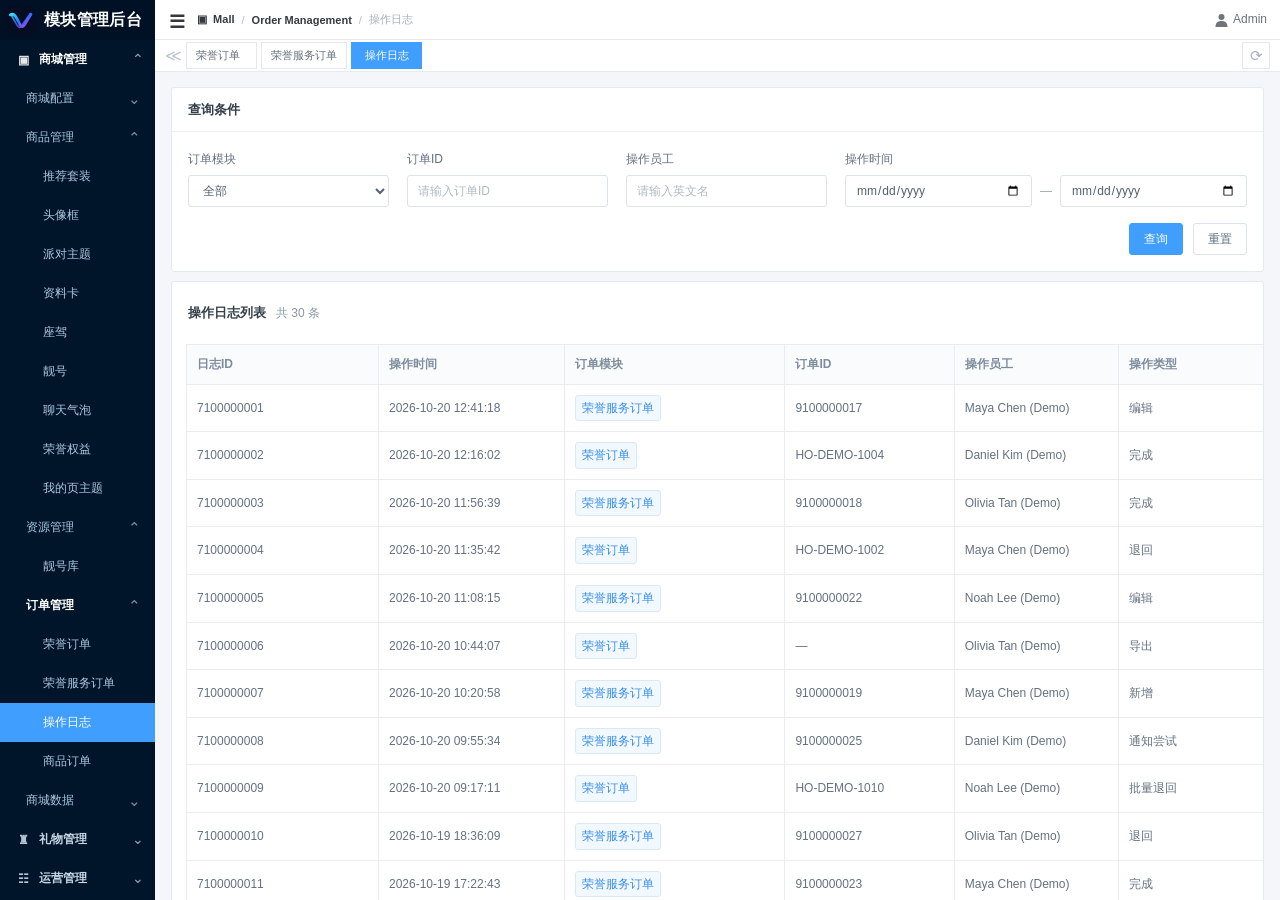
<file: honor-operation-logs.html>
<!DOCTYPE html>
<html lang="en">
<head>
<meta charset="UTF-8">
<meta name="viewport" content="width=device-width, initial-scale=1.0">
<title>操作日志</title>
<style>
:root{--blue:#409eff;--blue-hover:#66b1ff;--nav:#001529;--nav-text:#adc8e1;--border:#e8edf3;--muted:#909399;--text:#606266}
*{box-sizing:border-box}html,body{margin:0;width:100%;height:100%;font-family:Arial,"Microsoft YaHei","PingFang SC",sans-serif;color:var(--text);font-size:12px;background:#f4f6f9}button,input,select{font:inherit}button{cursor:pointer}button:disabled{opacity:.55;cursor:not-allowed}#app{height:100vh;display:flex;overflow:hidden}
.sidebar{width:155px;flex:none;background:var(--nav);color:#fff;display:flex;flex-direction:column;height:100vh}.brand{height:40px;display:flex;align-items:center;gap:8px;padding:0 5px;font-size:16px;font-weight:700;white-space:nowrap;background:#001125;letter-spacing:.3px}.brand-icon{width:31px;height:29px;border-radius:7px;background:#040d21;display:flex;align-items:center;justify-content:center;flex:none}.brand-icon svg{width:28px;height:26px}.nav-scroll{overflow-y:auto;flex:1;scrollbar-width:thin;scrollbar-color:#13324b transparent}.nav-group-header,.nav-subhead,.nav-item{height:39px;display:flex;align-items:center;cursor:pointer;position:relative;white-space:nowrap;transition:background .15s}.nav-group-header{font-size:12px;padding:0 11px 0 18px;gap:10px;color:#c6d5e4;font-weight:600}.nav-group-header:hover,.nav-subhead:hover,.nav-item:hover{color:white;background:#0b2843}.nav-group-header .nav-icon{width:11px;height:11px;display:inline-flex;align-items:center;justify-content:center;opacity:.9}.nav-group-header .chevron{margin-left:auto;font-size:14px;font-weight:400;transform:translateY(-1px);color:#8fa9bc}.nav-subhead{padding-left:26px;padding-right:14px;color:#a9c9df;justify-content:space-between}.nav-subhead b{font-size:15px;font-weight:normal;color:#7193aa}.nav-item{padding-left:43px;color:var(--nav-text);font-size:12px}.nav-item.active{color:white;background:#409eff}.nav-item.subactive{color:white;background:#092843}.nav-group-header.active-parent{color:#fff}.nav-group.collapsed .nav-group-body,.nav-subsection.collapsed .nav-subitems{display:none}.nav-separator{height:2px}
.workspace{flex:1;min-width:0;display:flex;flex-direction:column;overflow:hidden}.topbar{flex:none;height:40px;background:#fff;display:flex;align-items:center;padding:0 13px;border-bottom:1px solid #e8eaf0;gap:12px;color:#343a40;font-weight:600}.hamburger{width:17px;height:17px;border:0;background:none;display:grid;align-items:center;padding:0;color:#34383e;font-size:18px}.breadcrumb{display:flex;align-items:center;gap:7px;white-space:nowrap}.breadcrumb .end{color:#a7afbb;font-weight:400}.breadcrumb .slash{color:#b7bec8;font-weight:400}.top-actions{margin-left:auto;display:flex;align-items:center;gap:16px;color:#69717b;font-weight:400}.theme-toggle{border:1px solid #d5dce5;width:31px;height:17px;background:#f3f4f8;border-radius:11px;position:relative;padding:0}.theme-toggle:before{content:"";width:13px;height:13px;border-radius:100%;background:white;border:1px solid #ccd6e0;position:absolute;left:1px;top:1px;box-shadow:0 1px 2px #b8c2d2}.theme-toggle:after{content:"☾";position:absolute;right:2px;top:-1px;color:#ffca28;font-size:15px}.lang{font-size:18px;color:#787d87}.profile{white-space:nowrap}.profile svg{vertical-align:middle;margin-right:5px;fill:#6f737a}
.tabs{height:32px;flex:none;display:flex;align-items:center;background:#fff;border-bottom:1px solid #e5eaf1;padding:0 10px;gap:4px}.tabs .tiny-arrow{font-size:16px;color:#bbc4ce;border:0;background:none;margin-right:0}.tab{height:27px;line-height:25px;padding:0 14px;min-width:71px;border:1px solid #e4e8ee;color:#64707d;background:#fff}.tab.active{border-color:#409eff;background:#409eff;color:#fff}.tabs .tab-spacer{flex:1}.tab-icon{border:1px solid #e4e8ee;background:#fff;height:27px;width:28px;color:#aab2bb;font-size:15px}
.content{overflow:auto;flex:1;min-width:0;padding:16px 16px 14px;background:#f4f6f9}.card{background:#fff;border:1px solid #e5eaf0;border-radius:3px;min-width:1070px}.search-panel{margin-bottom:7px}.card-title{height:44px;display:flex;align-items:center;padding:0 16px;font-size:13px;font-weight:700;color:#343a42;border-bottom:1px solid #e5eaf0}.search-body{padding:10px 16px 13px}.filter-row{display:flex;align-items:center;gap:24px;min-height:49px}.field{display:flex;align-items:center;gap:10px;white-space:nowrap}.label{color:#6e7580}.input,.select{height:28px;background:white;border:1px solid #dce3ed;border-radius:3px;color:#606266;outline:none;transition:border-color .15s}.input:focus,.select:focus{border-color:var(--blue)}.input::placeholder{color:#c0c4cc}.text-input{width:161px;padding:0 12px}.select{width:161px;padding:0 12px;appearance:none;background-image:url("data:image/svg+xml,%3Csvg xmlns='http://www.w3.org/2000/svg' width='14' height='14' viewBox='0 0 24 24' fill='none' stroke='%23b2beca' stroke-width='2'%3E%3Cpath d='m6 9 6 6 6-6'/%3E%3C/svg%3E");background-repeat:no-repeat;background-position:right 8px center;padding-right:25px}.region-line{min-height:43px;display:flex;align-items:center;gap:5px;white-space:nowrap;flex-wrap:wrap}.region-arrow{width:13px;border:0;background:transparent;font-size:11px;color:#151d2a;padding:0}.region-choice{display:inline-flex;align-items:center;gap:5px;white-space:nowrap;color:#555e6b;cursor:pointer}.region-choice input{appearance:none;width:13px;height:13px;margin:0;background:white;border:1px solid #d6dfe8;border-radius:1px;cursor:pointer;position:relative}.region-choice input:checked{background:#409eff;border-color:#409eff}.region-choice input:checked:after{content:"✓";position:absolute;left:1px;top:-3px;color:white;font-size:12px}.country-search{width:115px;height:27px;padding:0 9px;margin-left:3px}.btn{height:28px;border:1px solid #dce3eb;border-radius:3px;background:#fff;color:#606b77;padding:0 11px;display:inline-flex;align-items:center;gap:5px;justify-content:center;white-space:nowrap}.btn:hover{border-color:#b3d8ff;color:#409eff}.btn.primary{background:#409eff;border-color:#409eff;color:white}.btn.primary:hover{background:#66b1ff}.btn.danger{background:#f56c6c;border-color:#f56c6c;color:#fff}.btn.danger:hover{background:#f78989}.btn.small{height:26px;padding:0 13px}.btn.tiny{height:27px;padding:0 11px}.date-pair{display:flex;align-items:center;border:1px solid #dce3ed;height:28px;border-radius:3px;width:326px;position:relative}.date-pair:focus-within{border-color:#409eff}.date-icon{font-size:13px;color:#acb5c1;margin:0 9px}.date-pair input{min-width:0;width:133px;flex:1;border:none;outline:none;color:#596579;height:24px;text-align:center;background:none}.date-pair input::placeholder{color:#bec7d1}.date-dash{color:#8c949f;font-size:12px;padding:0 5px}.date-pair input[type=date]{font-size:11px}.actions-filter{display:flex;gap:9px}.search-symbol{font-size:14px;font-weight:700;line-height:1}.select-state{width:162px}
.list-card{overflow:hidden}.list-toolbar{height:54px;display:flex;align-items:center;padding:0 15px;justify-content:space-between}.list-label{font-size:13px;font-weight:700;color:#30343b}.count{font-size:12px;font-weight:400;margin-left:11px;color:#555d65}.toolbar-actions{display:flex;gap:10px}.table-wrap{width:100%;overflow-x:auto;padding:0 14px;scrollbar-width:thin}.orders-table{border-collapse:collapse;table-layout:fixed;min-width:1836px;width:100%;color:#626e7b;text-align:center;font-size:12px}.orders-table th{height:50px;border:1px solid #e7edf4;color:#939dac;font-weight:600;background:#fff;line-height:19px}.orders-table td{height:69px;padding:5px;border:1px solid #e7edf4;vertical-align:middle;line-height:19px;overflow-wrap:anywhere}.orders-table .benefit{line-height:20px}.orders-table .username{line-height:19px;word-break:break-word}.orders-table .time-cell{line-height:20px}.orders-table .waiting{color:red}.orders-table .muted{color:#9ca5b0}.orders-table .inline-actions{white-space:nowrap;display:flex;gap:4px;align-items:center;justify-content:center}.orders-table .action-btn{min-width:44px;height:27px;padding:0 10px;font-size:12px;border:none;border-radius:3px;color:white;background:#409eff}.orders-table .action-btn.red{background:#f56c6c}.orders-table tr:hover td{background:#f8fbff}.orders-table .status-pending-return{color:#e6a23c}.orders-table .status-completed{color:#67c23a}.orders-table .status-returned{color:#f56c6c}.orders-table .empty-row td{height:210px;color:#a4acb8}.pagination{height:48px;display:flex;align-items:center;gap:12px;padding:0 15px}.page-size{width:105px;height:28px;font-size:12px}.pg-btn{border:none;background:transparent;color:#bbc3cc;min-width:19px;height:27px;font-size:16px}.pg-btn:not(:disabled):hover{color:#409eff}.page-num{background:#fff;border:1px solid #e0e5ed;min-width:42px;height:28px;color:#59606c}.page-input{height:27px;width:43px;border:1px solid #dce3ed;border-radius:3px;text-align:center;outline:none}.pagination .right{margin-left:auto;color:#7c8794}.notice{position:fixed;right:20px;top:24px;background:#fff;border:1px solid #d8e6f4;box-shadow:0 3px 16px #001b3620;padding:13px 18px;border-radius:4px;color:#596373;z-index:100;max-width:360px}.notice.success{border-left:3px solid #67c23a}.notice.error{border-left:3px solid #f56c6c}
.overlay{position:fixed;inset:0;background:rgba(0,0,0,.38);z-index:90;display:none;align-items:center;justify-content:center}.overlay.open{display:flex}.dialog{width:480px;background:white;box-shadow:0 16px 44px #10223535;border-radius:5px;overflow:hidden}.dialog-head{height:53px;padding:0 21px;display:flex;align-items:center;justify-content:space-between;border-bottom:1px solid #edf0f5;font-size:16px;font-weight:600;color:#333}.dialog-close{border:none;background:none;color:#9da5af;font-size:24px}.dialog-content{padding:25px 23px;color:#606b77;font-size:13px;line-height:1.9}.dialog-footer{border-top:1px solid #edf0f5;padding:13px 22px;display:flex;justify-content:flex-end;gap:10px}.upload-area{background:#f9fbfe;border:1px dashed #cad6e3;border-radius:5px;padding:25px 18px;text-align:center;margin-bottom:12px;cursor:pointer}.upload-area:hover{border-color:#409eff}.hint{font-size:12px;color:#969fa9}.link{background:none;color:#409eff;border:none;padding:0;cursor:pointer}.country-pop{position:fixed;background:#fff;border:1px solid #e2e7ed;box-shadow:0 8px 20px #101f3320;z-index:70;width:300px;padding:12px;display:none;border-radius:4px}.country-pop.open{display:block}.country-pop-head{display:flex;justify-content:space-between;align-items:center;margin-bottom:10px}.country-tags{display:flex;gap:6px;flex-wrap:wrap}.country-tag{background:#ecf5ff;color:#409eff;border:1px solid #d9ecff;border-radius:3px;padding:5px 8px;font-size:12px}.country-tag span{cursor:pointer;margin-left:6px}.country-empty{color:#b0b8c0;padding:15px 0;text-align:center}.placeholder-view{display:none;background:#fff;padding:30px;min-height:220px;border:1px solid #e5eaf0;font-size:13px;color:#8895a3}.content.placeholder-mode .search-panel,.content.placeholder-mode .list-card{display:none}.content.placeholder-mode .placeholder-view{display:block}.tiny-sidebar{width:55px}.tiny-sidebar .brand{overflow:hidden}.tiny-sidebar .brand span,.tiny-sidebar .nav-scroll{display:none}.sidebar{transition:width .18s}
@media(max-width:1500px){.content{padding:12px}.card{min-width:990px}.region-line{gap:4px}.table-wrap{padding:0 10px}}@media(max-width:1100px){.sidebar{width:132px}.brand{font-size:13px}.nav-item{padding-left:32px}.nav-subhead{padding-left:20px}.top-actions{gap:8px}}

/* 与后台 Element 风格一致的权益/订单状态下拉选择器 */
.smart-select{position:relative;display:inline-flex;width:161px;height:28px;align-items:center;flex:none;border:1px solid #dce3ed;border-radius:3px;background:#fff;z-index:3}
.smart-select:focus-within,.smart-select.open{border-color:#409eff;z-index:15}
.smart-display{width:100%;height:26px;min-width:0;border:0;outline:0;padding:0 32px 0 11px;background:transparent;color:#606266;font-size:12px;overflow:hidden;text-overflow:ellipsis;white-space:nowrap}
.smart-display::placeholder{color:#c0c4cc}
.smart-arrow{position:absolute;right:11px;top:9px;width:7px;height:7px;border-right:1px solid #a4b3c4;border-bottom:1px solid #a4b3c4;transform:rotate(45deg);pointer-events:none;transition:transform .14s}
.smart-select.open .smart-arrow{transform:translateY(4px) rotate(225deg)}
.smart-select:has(.smart-clear.visible) .smart-arrow{display:none}
.smart-clear{display:none;position:absolute;right:7px;top:4px;width:17px;height:17px;line-height:15px;text-align:center;padding:0;border:1px solid #c0c4cc;color:#bdc3cd;border-radius:50%;background:#fff;font-size:13px;z-index:2}
.smart-clear.visible{display:block}
.smart-select.open .smart-clear{display:none}
.smart-select .smart-pop{display:none;position:absolute;top:37px;left:0;background:white;border:1px solid #e4e7ed;border-radius:4px;box-shadow:0 2px 12px 0 rgba(0,0,0,.13);width:270px;padding:5px 0;z-index:30}
.smart-select.open .smart-pop{display:block}
.smart-select .smart-pop::before{content:"";position:absolute;left:32px;top:-7px;width:11px;height:11px;background:#fff;border-top:1px solid #e4e7ed;border-left:1px solid #e4e7ed;transform:rotate(45deg)}
.smart-options{height:auto;max-height:236px;overflow-y:auto;overscroll-behavior:contain;scrollbar-width:thin;scrollbar-color:#c9cdd4 #fff}
.smart-option{display:flex;align-items:center;min-height:31px;padding:0 16px;color:#606266;font-size:12px;white-space:nowrap;cursor:pointer}
.smart-option:hover,.smart-option.hovered{background:#f5f7fa}
.smart-option.selected{font-weight:600;color:#409eff}
.smart-option .muted-option{color:#929ba7}
.smart-options .no-match{height:45px;display:grid;place-items:center;color:#a0a8b0}
.state-smart{width:161px}.state-smart .smart-pop{width:189px}
.state-smart .smart-option{min-height:29px;padding-left:18px}
.state-smart .smart-options{max-height:190px}
</style>
<link rel="stylesheet" href="./honor-service-orders.css">
<link rel="stylesheet" href="./honor-operation-logs.css">
</head>
<body>
<div id="app">
<aside class="sidebar service-sidebar" id="soSidebar">
  <div class="brand"><div class="brand-icon"><svg viewBox="0 0 48 36" fill="none"><defs><linearGradient id="gradient" x1="0" x2="1" y1="0" y2="1"><stop stop-color="#32e6ff"/><stop offset=".5" stop-color="#356cff"/><stop offset="1" stop-color="#b342e9"/></linearGradient></defs><path d="M6 9c4-2 7-1 10 5l7 13c2 3 4 3 7-1l11-18" stroke="url(#gradient)" stroke-width="5" stroke-linecap="round"/><path d="M7 9 18 28c2 3 4 4 7 0L40 7" stroke="url(#gradient)" stroke-width="3" opacity=".82" stroke-linecap="round"/></svg></div><span>模块管理后台</span></div>
  <div class="nav-scroll">
    <div class="nav-group" data-navgroup="mall">
      <div class="nav-group-header active-parent"><span class="nav-icon">▣</span>商城管理<span class="chevron">⌃</span></div>
      <div class="nav-group-body">
        <div class="nav-subsection collapsed"><div class="nav-subhead">商城配置<b>⌄</b></div><div class="nav-subitems"><div class="nav-item">商城基础配置</div></div></div>
        <div class="nav-subsection"><div class="nav-subhead">商品管理<b>⌃</b></div><div class="nav-subitems">
          <div class="nav-item">推荐套装</div><div class="nav-item">头像框</div><div class="nav-item">派对主题</div><div class="nav-item">资料卡</div><div class="nav-item">座驾</div><div class="nav-item">靓号</div><div class="nav-item">聊天气泡</div><div class="nav-item">荣誉权益</div><div class="nav-item">我的页主题</div>
        </div></div>
        <div class="nav-subsection"><div class="nav-subhead">资源管理<b>⌃</b></div><div class="nav-subitems"><div class="nav-item">靓号库</div></div></div>
        <div class="nav-subsection"><div class="nav-subhead" style="color:#fff;font-weight:600">订单管理<b>⌃</b></div><div class="nav-subitems"><a class="nav-item" href="./index.html" style="text-decoration:none">荣誉订单</a><a class="nav-item" href="./honor-service-orders.html" style="text-decoration:none">荣誉服务订单</a><a class="nav-item active" href="./honor-operation-logs.html" style="text-decoration:none">操作日志</a><div class="nav-item">商品订单</div></div></div>
        <div class="nav-subsection collapsed"><div class="nav-subhead">商城数据<b>⌄</b></div><div class="nav-subitems"><div class="nav-item">数据统计</div></div></div>
      </div>
    </div>
    <div class="nav-group collapsed"><div class="nav-group-header"><span class="nav-icon">♜</span>礼物管理<span class="chevron">⌄</span></div><div class="nav-group-body"><div class="nav-subsection collapsed"><div class="nav-subhead">礼物基础管理<b>⌄</b></div><div class="nav-subitems"><div class="nav-item">礼物配置</div></div></div><div class="nav-subsection collapsed"><div class="nav-subhead">礼物消息管理<b>⌄</b></div><div class="nav-subitems"><div class="nav-item">消息列表</div></div></div></div></div>
    <div class="nav-group collapsed"><div class="nav-group-header"><span class="nav-icon">☷</span>运营管理<span class="chevron">⌄</span></div><div class="nav-group-body"><div class="nav-item">活动管理</div></div></div>
    <div class="nav-group collapsed"><div class="nav-group-header"><span class="nav-icon">▧</span>内容管理<span class="chevron">⌄</span></div><div class="nav-group-body"><div class="nav-item">内容审核</div></div></div>
  </div>
</aside>
<section class="workspace service-workspace">
  <header class="topbar"><button class="hamburger" id="soSidebarToggle" aria-label="Toggle sidebar">☰</button><div class="breadcrumb"><span>▣&nbsp; Mall</span><span class="slash">/</span><span>Order Management</span><span class="slash">/</span><span class="end" id="crumbEnd">操作日志</span></div><div class="top-actions"><span class="profile"><svg width="13" height="14" viewBox="0 0 13 14"><circle cx="6.5" cy="4" r="3"/><path d="M.5 14c0-4 2-6 6-6s6 2 6 6"/></svg>Admin</span></div></header>
  <nav class="tabs"><span class="tiny-arrow" aria-hidden="true">≪</span><a class="tab" href="./index.html" style="text-decoration:none">荣誉订单</a><a class="tab" href="./honor-service-orders.html" style="text-decoration:none">荣誉服务订单</a><button class="tab active">操作日志</button><div class="tab-spacer"></div><button class="tab-icon" type="button" title="Refresh" id="auditRefresh">⟳</button></nav>
  

<main class="content so-content" id="auditMain">
 <section class="so-card">
  <div class="so-card-title">查询条件</div>
  <form id="auditFilterForm" autocomplete="off">
    <div class="so-filters audit-filter-fields">
      <label class="so-control audit-field-search"><span class="so-control-label">订单模块</span>
       <select id="auditFilterModule"><option value="">全部</option><option value="honor">荣誉订单</option><option value="service">荣誉服务订单</option></select></label>
      <label class="so-control audit-field-search"><span class="so-control-label">订单ID</span><input class="so-input" id="auditFilterOrderId" placeholder="请输入订单ID"></label>
      <label class="so-control audit-field-search"><span class="so-control-label">操作员工</span><input class="so-input" id="auditFilterActor" placeholder="请输入英文名"></label>
      <div class="so-control audit-date"><span class="so-control-label">操作时间</span><div class="audit-date-range">
       <input type="date" class="so-input" id="auditFilterStart" aria-label="开始日期"><span>—</span>
       <input type="date" class="so-input" id="auditFilterEnd" aria-label="结束日期"></div></div>
    </div>
    <div class="so-search-footer">
     <button class="so-button primary" type="submit">查询</button>
     <button class="so-button" type="button" id="auditReset">重置</button>
    </div>
  </form>
 </section>
 <section class="so-card">
  <div class="so-table-toolbar"><div class="audit-main-head"><div class="so-table-heading">操作日志列表<span class="so-count" id="auditCount">共 0 条</span></div></div></div>
  
  <div class="so-table-scroller">
  <table class="audit-table">
   <colgroup><col style="width:170px"><col style="width:165px"><col style="width:195px"><col style="width:150px"><col style="width:145px"><col style="width:155px"><col style="width:135px"></colgroup>
   <thead><tr><th>日志ID</th><th>操作时间</th><th>订单模块</th><th>订单ID</th><th>操作员工</th><th>操作类型</th><th>详情</th></tr></thead>
   <tbody id="auditRows"><tr><td class="audit-empty" colspan="7">暂无数据</td></tr></tbody>
  </table>
  </div>
  <div class="so-pagination"><button id="auditPrev" type="button" aria-label="上一页">‹</button><span id="auditPage">1 / 1</span><button id="auditNext" type="button" aria-label="下一页">›</button><span class="so-page-info" id="auditPageSummary">共 0 条</span></div>
 </section>
</main>
</section></div>
<div class="so-overlay" id="auditModal" aria-hidden="true">
 <div class="so-dialog" role="dialog" aria-modal="true" aria-labelledby="auditModalHeading">
  <div class="so-dialog-header"><div><h2 class="so-dialog-heading" id="auditModalHeading">操作详情</h2><p class="so-dialog-subtitle" id="auditModalSubtitle"></p></div>
   <button class="so-dialog-x" type="button" id="auditModalClose" aria-label="关闭">×</button></div>
  <div class="so-dialog-body" id="auditModalContent"></div>
  <div class="so-dialog-footer"><button class="so-button primary" type="button" id="auditModalDone">关闭</button></div>
 </div>
</div>
<script src="./honor-audit-shared.js"></script>
<script src="./honor-operation-logs.js"></script>
</body></html>
</file>
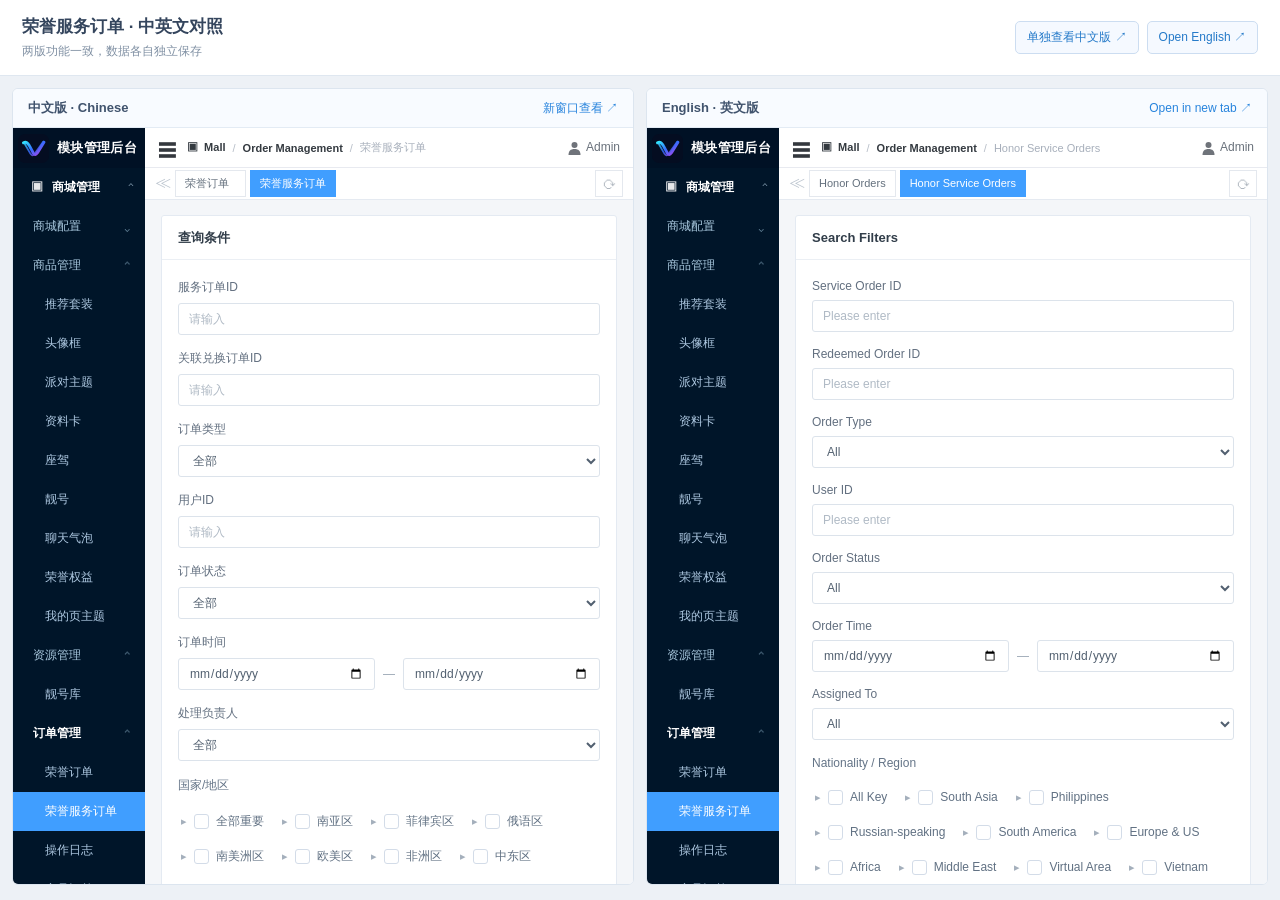
<file: honor-service-orders-compare.html>
<!DOCTYPE html>
<html lang="zh-CN"><head><meta charset="UTF-8"><meta name="viewport" content="width=device-width,initial-scale=1.0">
<title>荣誉服务订单｜中英文对照</title><style>
:root{font-family:-apple-system,BlinkMacSystemFont,"Segoe UI","Microsoft YaHei",sans-serif;color:#506076;background:#edf1f6}
*{box-sizing:border-box}body{margin:0}.top{display:flex;justify-content:space-between;gap:14px;align-items:center;flex-wrap:wrap;background:#fff;border-bottom:1px solid #dfe7f0;padding:15px 22px}
h1{font-size:17px;font-weight:650;color:#34455d;margin:0}.subtitle{font-size:12px;color:#8191a4;margin-top:5px}
.actions{display:flex;gap:8px;align-items:center}.top a{font-size:12px;color:#257ac9;text-decoration:none;padding:7px 11px;border:1px solid #ccddf1;border-radius:5px;background:#f5f9ff}.top a:hover{background:#e6f2ff}
.panels{display:grid;grid-template-columns:minmax(0,1fr) minmax(0,1fr);gap:12px;padding:12px;height:calc(100vh - 79px);min-height:440px}
.pane{min-width:0;display:flex;flex-direction:column;background:white;border:1px solid #dce5ef;border-radius:6px;overflow:hidden}
.pane header{display:flex;justify-content:space-between;align-items:center;padding:10px 15px;background:#f8fbff;border-bottom:1px solid #e3ebf4;font-size:13px;font-weight:650;color:#40536d}
.pane header a{font-size:12px;font-weight:400;color:#2884dd;text-decoration:none}
iframe{border:0;width:100%;flex:1;background:#fff}
.toggle{display:none}
@media(max-width:960px){
 .top{padding:12px}.panels{height:calc(100dvh - 112px);padding:8px;display:block;min-height:430px}
 .pane{height:100%;display:none}.pane.active{display:flex}.toggle{display:flex;gap:8px;padding:8px;background:#fff}
 .toggle button{flex:1;padding:9px 6px;background:#fff;color:#6b7c91;border:1px solid #dae4f0;border-radius:5px;font:inherit;cursor:pointer}
 .toggle button.active{background:#eaf4ff;color:#2078ca;border-color:#91c5f5}
}
</style></head>
<body><div class="top"><div><h1>荣誉服务订单 · 中英文对照</h1><div class="subtitle">两版功能一致，数据各自独立保存</div></div>
<div class="actions"><a href="./honor-service-orders-zh.html" target="_blank" rel="noopener">单独查看中文版 ↗</a><a href="./honor-service-orders.html" target="_blank" rel="noopener">Open English ↗</a></div></div>
<nav class="toggle" aria-label="切换对照语言"><button class="active" data-target="zh" type="button">中文版</button><button data-target="en" type="button">English</button></nav>
<main class="panels"><section class="pane active" data-pane="zh"><header><span>中文版 · Chinese</span><a href="./honor-service-orders-zh.html" target="_blank" rel="noopener">新窗口查看 ↗</a></header><iframe src="./honor-service-orders-zh.html" title="荣誉服务订单中文版本" loading="eager"></iframe></section>
<section class="pane" data-pane="en"><header><span>English · 英文版</span><a href="./honor-service-orders.html" target="_blank" rel="noopener">Open in new tab ↗</a></header><iframe src="./honor-service-orders.html" title="Honor service orders English version" loading="eager"></iframe></section></main>
<script>
document.querySelectorAll("[data-target]").forEach(button=>button.addEventListener("click",()=>{
 const active=button.dataset.target;
 document.querySelectorAll("[data-target]").forEach(b=>b.classList.toggle("active",b.dataset.target===active));
 document.querySelectorAll("[data-pane]").forEach(p=>p.classList.toggle("active",p.dataset.pane===active));
}));
</script></body></html>
</file>
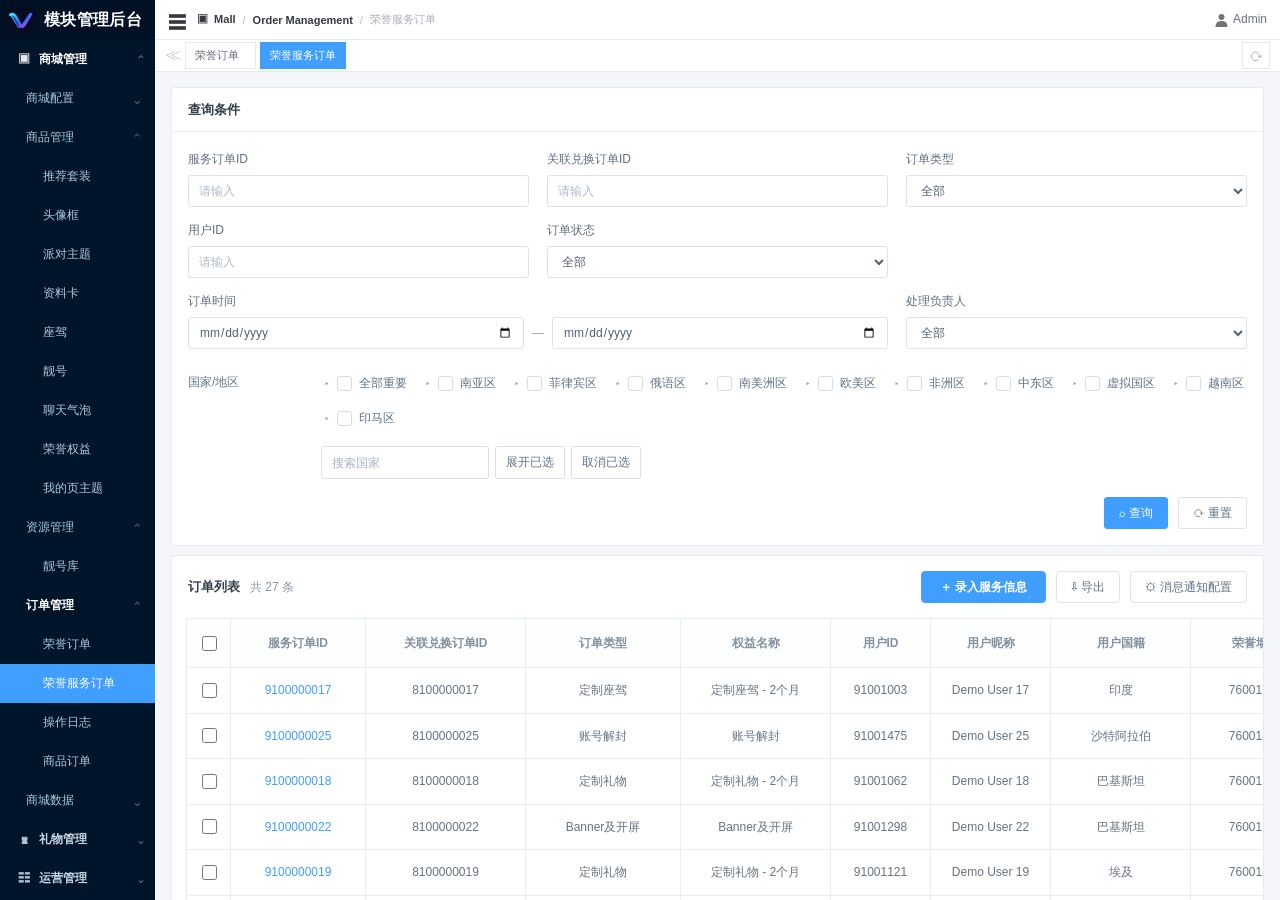
<file: honor-service-orders-zh.html>
<!DOCTYPE html>
<html lang="zh-CN">
<head>
<meta charset="UTF-8">
<meta name="viewport" content="width=device-width, initial-scale=1.0">
<title>荣誉服务订单｜中文对照版</title>
<style>
:root{--blue:#409eff;--blue-hover:#66b1ff;--nav:#001529;--nav-text:#adc8e1;--border:#e8edf3;--muted:#909399;--text:#606266}
*{box-sizing:border-box}html,body{margin:0;width:100%;height:100%;font-family:Arial,"Microsoft YaHei","PingFang SC",sans-serif;color:var(--text);font-size:12px;background:#f4f6f9}button,input,select{font:inherit}button{cursor:pointer}button:disabled{opacity:.55;cursor:not-allowed}#app{height:100vh;display:flex;overflow:hidden}
.sidebar{width:155px;flex:none;background:var(--nav);color:#fff;display:flex;flex-direction:column;height:100vh}.brand{height:40px;display:flex;align-items:center;gap:8px;padding:0 5px;font-size:16px;font-weight:700;white-space:nowrap;background:#001125;letter-spacing:.3px}.brand-icon{width:31px;height:29px;border-radius:7px;background:#040d21;display:flex;align-items:center;justify-content:center;flex:none}.brand-icon svg{width:28px;height:26px}.nav-scroll{overflow-y:auto;flex:1;scrollbar-width:thin;scrollbar-color:#13324b transparent}.nav-group-header,.nav-subhead,.nav-item{height:39px;display:flex;align-items:center;cursor:pointer;position:relative;white-space:nowrap;transition:background .15s}.nav-group-header{font-size:12px;padding:0 11px 0 18px;gap:10px;color:#c6d5e4;font-weight:600}.nav-group-header:hover,.nav-subhead:hover,.nav-item:hover{color:white;background:#0b2843}.nav-group-header .nav-icon{width:11px;height:11px;display:inline-flex;align-items:center;justify-content:center;opacity:.9}.nav-group-header .chevron{margin-left:auto;font-size:14px;font-weight:400;transform:translateY(-1px);color:#8fa9bc}.nav-subhead{padding-left:26px;padding-right:14px;color:#a9c9df;justify-content:space-between}.nav-subhead b{font-size:15px;font-weight:normal;color:#7193aa}.nav-item{padding-left:43px;color:var(--nav-text);font-size:12px}.nav-item.active{color:white;background:#409eff}.nav-item.subactive{color:white;background:#092843}.nav-group-header.active-parent{color:#fff}.nav-group.collapsed .nav-group-body,.nav-subsection.collapsed .nav-subitems{display:none}.nav-separator{height:2px}
.workspace{flex:1;min-width:0;display:flex;flex-direction:column;overflow:hidden}.topbar{flex:none;height:40px;background:#fff;display:flex;align-items:center;padding:0 13px;border-bottom:1px solid #e8eaf0;gap:12px;color:#343a40;font-weight:600}.hamburger{width:17px;height:17px;border:0;background:none;display:grid;align-items:center;padding:0;color:#34383e;font-size:18px}.breadcrumb{display:flex;align-items:center;gap:7px;white-space:nowrap}.breadcrumb .end{color:#a7afbb;font-weight:400}.breadcrumb .slash{color:#b7bec8;font-weight:400}.top-actions{margin-left:auto;display:flex;align-items:center;gap:16px;color:#69717b;font-weight:400}.theme-toggle{border:1px solid #d5dce5;width:31px;height:17px;background:#f3f4f8;border-radius:11px;position:relative;padding:0}.theme-toggle:before{content:"";width:13px;height:13px;border-radius:100%;background:white;border:1px solid #ccd6e0;position:absolute;left:1px;top:1px;box-shadow:0 1px 2px #b8c2d2}.theme-toggle:after{content:"☾";position:absolute;right:2px;top:-1px;color:#ffca28;font-size:15px}.lang{font-size:18px;color:#787d87}.profile{white-space:nowrap}.profile svg{vertical-align:middle;margin-right:5px;fill:#6f737a}
.tabs{height:32px;flex:none;display:flex;align-items:center;background:#fff;border-bottom:1px solid #e5eaf1;padding:0 10px;gap:4px}.tabs .tiny-arrow{font-size:16px;color:#bbc4ce;border:0;background:none;margin-right:0}.tab{height:27px;line-height:25px;padding:0 14px;min-width:71px;border:1px solid #e4e8ee;color:#64707d;background:#fff}.tab.active{border-color:#409eff;background:#409eff;color:#fff}.tabs .tab-spacer{flex:1}.tab-icon{border:1px solid #e4e8ee;background:#fff;height:27px;width:28px;color:#aab2bb;font-size:15px}
.content{overflow:auto;flex:1;min-width:0;padding:16px 16px 14px;background:#f4f6f9}.card{background:#fff;border:1px solid #e5eaf0;border-radius:3px;min-width:1070px}.search-panel{margin-bottom:7px}.card-title{height:44px;display:flex;align-items:center;padding:0 16px;font-size:13px;font-weight:700;color:#343a42;border-bottom:1px solid #e5eaf0}.search-body{padding:10px 16px 13px}.filter-row{display:flex;align-items:center;gap:24px;min-height:49px}.field{display:flex;align-items:center;gap:10px;white-space:nowrap}.label{color:#6e7580}.input,.select{height:28px;background:white;border:1px solid #dce3ed;border-radius:3px;color:#606266;outline:none;transition:border-color .15s}.input:focus,.select:focus{border-color:var(--blue)}.input::placeholder{color:#c0c4cc}.text-input{width:161px;padding:0 12px}.select{width:161px;padding:0 12px;appearance:none;background-image:url("data:image/svg+xml,%3Csvg xmlns='http://www.w3.org/2000/svg' width='14' height='14' viewBox='0 0 24 24' fill='none' stroke='%23b2beca' stroke-width='2'%3E%3Cpath d='m6 9 6 6 6-6'/%3E%3C/svg%3E");background-repeat:no-repeat;background-position:right 8px center;padding-right:25px}.region-line{min-height:43px;display:flex;align-items:center;gap:5px;white-space:nowrap;flex-wrap:wrap}.region-arrow{width:13px;border:0;background:transparent;font-size:11px;color:#151d2a;padding:0}.region-choice{display:inline-flex;align-items:center;gap:5px;white-space:nowrap;color:#555e6b;cursor:pointer}.region-choice input{appearance:none;width:13px;height:13px;margin:0;background:white;border:1px solid #d6dfe8;border-radius:1px;cursor:pointer;position:relative}.region-choice input:checked{background:#409eff;border-color:#409eff}.region-choice input:checked:after{content:"✓";position:absolute;left:1px;top:-3px;color:white;font-size:12px}.country-search{width:115px;height:27px;padding:0 9px;margin-left:3px}.btn{height:28px;border:1px solid #dce3eb;border-radius:3px;background:#fff;color:#606b77;padding:0 11px;display:inline-flex;align-items:center;gap:5px;justify-content:center;white-space:nowrap}.btn:hover{border-color:#b3d8ff;color:#409eff}.btn.primary{background:#409eff;border-color:#409eff;color:white}.btn.primary:hover{background:#66b1ff}.btn.danger{background:#f56c6c;border-color:#f56c6c;color:#fff}.btn.danger:hover{background:#f78989}.btn.small{height:26px;padding:0 13px}.btn.tiny{height:27px;padding:0 11px}.date-pair{display:flex;align-items:center;border:1px solid #dce3ed;height:28px;border-radius:3px;width:326px;position:relative}.date-pair:focus-within{border-color:#409eff}.date-icon{font-size:13px;color:#acb5c1;margin:0 9px}.date-pair input{min-width:0;width:133px;flex:1;border:none;outline:none;color:#596579;height:24px;text-align:center;background:none}.date-pair input::placeholder{color:#bec7d1}.date-dash{color:#8c949f;font-size:12px;padding:0 5px}.date-pair input[type=date]{font-size:11px}.actions-filter{display:flex;gap:9px}.search-symbol{font-size:14px;font-weight:700;line-height:1}.select-state{width:162px}
.list-card{overflow:hidden}.list-toolbar{height:54px;display:flex;align-items:center;padding:0 15px;justify-content:space-between}.list-label{font-size:13px;font-weight:700;color:#30343b}.count{font-size:12px;font-weight:400;margin-left:11px;color:#555d65}.toolbar-actions{display:flex;gap:10px}.table-wrap{width:100%;overflow-x:auto;padding:0 14px;scrollbar-width:thin}.orders-table{border-collapse:collapse;table-layout:fixed;min-width:1836px;width:100%;color:#626e7b;text-align:center;font-size:12px}.orders-table th{height:50px;border:1px solid #e7edf4;color:#939dac;font-weight:600;background:#fff;line-height:19px}.orders-table td{height:69px;padding:5px;border:1px solid #e7edf4;vertical-align:middle;line-height:19px;overflow-wrap:anywhere}.orders-table .benefit{line-height:20px}.orders-table .username{line-height:19px;word-break:break-word}.orders-table .time-cell{line-height:20px}.orders-table .waiting{color:red}.orders-table .muted{color:#9ca5b0}.orders-table .inline-actions{white-space:nowrap;display:flex;gap:4px;align-items:center;justify-content:center}.orders-table .action-btn{min-width:44px;height:27px;padding:0 10px;font-size:12px;border:none;border-radius:3px;color:white;background:#409eff}.orders-table .action-btn.red{background:#f56c6c}.orders-table tr:hover td{background:#f8fbff}.orders-table .status-pending-return{color:#e6a23c}.orders-table .status-completed{color:#67c23a}.orders-table .status-returned{color:#f56c6c}.orders-table .empty-row td{height:210px;color:#a4acb8}.pagination{height:48px;display:flex;align-items:center;gap:12px;padding:0 15px}.page-size{width:105px;height:28px;font-size:12px}.pg-btn{border:none;background:transparent;color:#bbc3cc;min-width:19px;height:27px;font-size:16px}.pg-btn:not(:disabled):hover{color:#409eff}.page-num{background:#fff;border:1px solid #e0e5ed;min-width:42px;height:28px;color:#59606c}.page-input{height:27px;width:43px;border:1px solid #dce3ed;border-radius:3px;text-align:center;outline:none}.pagination .right{margin-left:auto;color:#7c8794}.notice{position:fixed;right:20px;top:24px;background:#fff;border:1px solid #d8e6f4;box-shadow:0 3px 16px #001b3620;padding:13px 18px;border-radius:4px;color:#596373;z-index:100;max-width:360px}.notice.success{border-left:3px solid #67c23a}.notice.error{border-left:3px solid #f56c6c}
.overlay{position:fixed;inset:0;background:rgba(0,0,0,.38);z-index:90;display:none;align-items:center;justify-content:center}.overlay.open{display:flex}.dialog{width:480px;background:white;box-shadow:0 16px 44px #10223535;border-radius:5px;overflow:hidden}.dialog-head{height:53px;padding:0 21px;display:flex;align-items:center;justify-content:space-between;border-bottom:1px solid #edf0f5;font-size:16px;font-weight:600;color:#333}.dialog-close{border:none;background:none;color:#9da5af;font-size:24px}.dialog-content{padding:25px 23px;color:#606b77;font-size:13px;line-height:1.9}.dialog-footer{border-top:1px solid #edf0f5;padding:13px 22px;display:flex;justify-content:flex-end;gap:10px}.upload-area{background:#f9fbfe;border:1px dashed #cad6e3;border-radius:5px;padding:25px 18px;text-align:center;margin-bottom:12px;cursor:pointer}.upload-area:hover{border-color:#409eff}.hint{font-size:12px;color:#969fa9}.link{background:none;color:#409eff;border:none;padding:0;cursor:pointer}.country-pop{position:fixed;background:#fff;border:1px solid #e2e7ed;box-shadow:0 8px 20px #101f3320;z-index:70;width:300px;padding:12px;display:none;border-radius:4px}.country-pop.open{display:block}.country-pop-head{display:flex;justify-content:space-between;align-items:center;margin-bottom:10px}.country-tags{display:flex;gap:6px;flex-wrap:wrap}.country-tag{background:#ecf5ff;color:#409eff;border:1px solid #d9ecff;border-radius:3px;padding:5px 8px;font-size:12px}.country-tag span{cursor:pointer;margin-left:6px}.country-empty{color:#b0b8c0;padding:15px 0;text-align:center}.placeholder-view{display:none;background:#fff;padding:30px;min-height:220px;border:1px solid #e5eaf0;font-size:13px;color:#8895a3}.content.placeholder-mode .search-panel,.content.placeholder-mode .list-card{display:none}.content.placeholder-mode .placeholder-view{display:block}.tiny-sidebar{width:55px}.tiny-sidebar .brand{overflow:hidden}.tiny-sidebar .brand span,.tiny-sidebar .nav-scroll{display:none}.sidebar{transition:width .18s}
@media(max-width:1500px){.content{padding:12px}.card{min-width:990px}.region-line{gap:4px}.table-wrap{padding:0 10px}}@media(max-width:1100px){.sidebar{width:132px}.brand{font-size:13px}.nav-item{padding-left:32px}.nav-subhead{padding-left:20px}.top-actions{gap:8px}}

/* 与后台 Element 风格一致的权益/订单状态下拉选择器 */
.smart-select{position:relative;display:inline-flex;width:161px;height:28px;align-items:center;flex:none;border:1px solid #dce3ed;border-radius:3px;background:#fff;z-index:3}
.smart-select:focus-within,.smart-select.open{border-color:#409eff;z-index:15}
.smart-display{width:100%;height:26px;min-width:0;border:0;outline:0;padding:0 32px 0 11px;background:transparent;color:#606266;font-size:12px;overflow:hidden;text-overflow:ellipsis;white-space:nowrap}
.smart-display::placeholder{color:#c0c4cc}
.smart-arrow{position:absolute;right:11px;top:9px;width:7px;height:7px;border-right:1px solid #a4b3c4;border-bottom:1px solid #a4b3c4;transform:rotate(45deg);pointer-events:none;transition:transform .14s}
.smart-select.open .smart-arrow{transform:translateY(4px) rotate(225deg)}
.smart-select:has(.smart-clear.visible) .smart-arrow{display:none}
.smart-clear{display:none;position:absolute;right:7px;top:4px;width:17px;height:17px;line-height:15px;text-align:center;padding:0;border:1px solid #c0c4cc;color:#bdc3cd;border-radius:50%;background:#fff;font-size:13px;z-index:2}
.smart-clear.visible{display:block}
.smart-select.open .smart-clear{display:none}
.smart-select .smart-pop{display:none;position:absolute;top:37px;left:0;background:white;border:1px solid #e4e7ed;border-radius:4px;box-shadow:0 2px 12px 0 rgba(0,0,0,.13);width:270px;padding:5px 0;z-index:30}
.smart-select.open .smart-pop{display:block}
.smart-select .smart-pop::before{content:"";position:absolute;left:32px;top:-7px;width:11px;height:11px;background:#fff;border-top:1px solid #e4e7ed;border-left:1px solid #e4e7ed;transform:rotate(45deg)}
.smart-options{height:auto;max-height:236px;overflow-y:auto;overscroll-behavior:contain;scrollbar-width:thin;scrollbar-color:#c9cdd4 #fff}
.smart-option{display:flex;align-items:center;min-height:31px;padding:0 16px;color:#606266;font-size:12px;white-space:nowrap;cursor:pointer}
.smart-option:hover,.smart-option.hovered{background:#f5f7fa}
.smart-option.selected{font-weight:600;color:#409eff}
.smart-option .muted-option{color:#929ba7}
.smart-options .no-match{height:45px;display:grid;place-items:center;color:#a0a8b0}
.state-smart{width:161px}.state-smart .smart-pop{width:189px}
.state-smart .smart-option{min-height:29px;padding-left:18px}
.state-smart .smart-options{max-height:190px}
</style>
<link rel="stylesheet" href="./honor-service-orders.css">
</head>
<body>
<div id="app">
<aside class="sidebar service-sidebar" id="soSidebar">
  <div class="brand"><div class="brand-icon"><svg viewBox="0 0 48 36" fill="none"><defs><linearGradient id="gradient" x1="0" x2="1" y1="0" y2="1"><stop stop-color="#32e6ff"/><stop offset=".5" stop-color="#356cff"/><stop offset="1" stop-color="#b342e9"/></linearGradient></defs><path d="M6 9c4-2 7-1 10 5l7 13c2 3 4 3 7-1l11-18" stroke="url(#gradient)" stroke-width="5" stroke-linecap="round"/><path d="M7 9 18 28c2 3 4 4 7 0L40 7" stroke="url(#gradient)" stroke-width="3" opacity=".82" stroke-linecap="round"/></svg></div><span>模块管理后台</span></div>
  <div class="nav-scroll">
    <div class="nav-group" data-navgroup="mall">
      <div class="nav-group-header active-parent"><span class="nav-icon">▣</span>商城管理<span class="chevron">⌃</span></div>
      <div class="nav-group-body">
        <div class="nav-subsection collapsed"><div class="nav-subhead">商城配置<b>⌄</b></div><div class="nav-subitems"><div class="nav-item">商城基础配置</div></div></div>
        <div class="nav-subsection"><div class="nav-subhead">商品管理<b>⌃</b></div><div class="nav-subitems">
          <div class="nav-item">推荐套装</div><div class="nav-item">头像框</div><div class="nav-item">派对主题</div><div class="nav-item">资料卡</div><div class="nav-item">座驾</div><div class="nav-item">靓号</div><div class="nav-item">聊天气泡</div><div class="nav-item">荣誉权益</div><div class="nav-item">我的页主题</div>
        </div></div>
        <div class="nav-subsection"><div class="nav-subhead">资源管理<b>⌃</b></div><div class="nav-subitems"><div class="nav-item">靓号库</div></div></div>
        <div class="nav-subsection"><div class="nav-subhead" style="color:#fff;font-weight:600">订单管理<b>⌃</b></div><div class="nav-subitems"><a class="nav-item" href="./index.html" style="text-decoration:none">荣誉订单</a><a class="nav-item active" href="./honor-service-orders-zh.html" style="text-decoration:none">荣誉服务订单</a><a class="nav-item" href="./honor-operation-logs.html" style="text-decoration:none">操作日志</a><div class="nav-item">商品订单</div></div></div>
        <div class="nav-subsection collapsed"><div class="nav-subhead">商城数据<b>⌄</b></div><div class="nav-subitems"><div class="nav-item">数据统计</div></div></div>
      </div>
    </div>
    <div class="nav-group collapsed"><div class="nav-group-header"><span class="nav-icon">♜</span>礼物管理<span class="chevron">⌄</span></div><div class="nav-group-body"><div class="nav-subsection collapsed"><div class="nav-subhead">礼物基础管理<b>⌄</b></div><div class="nav-subitems"><div class="nav-item">礼物配置</div></div></div><div class="nav-subsection collapsed"><div class="nav-subhead">礼物消息管理<b>⌄</b></div><div class="nav-subitems"><div class="nav-item">消息列表</div></div></div></div></div>
    <div class="nav-group collapsed"><div class="nav-group-header"><span class="nav-icon">☷</span>运营管理<span class="chevron">⌄</span></div><div class="nav-group-body"><div class="nav-item">活动管理</div></div></div>
    <div class="nav-group collapsed"><div class="nav-group-header"><span class="nav-icon">▧</span>内容管理<span class="chevron">⌄</span></div><div class="nav-group-body"><div class="nav-item">内容审核</div></div></div>
  </div>
</aside>
<section class="workspace service-workspace">
  <header class="topbar"><button class="hamburger" id="soSidebarToggle" aria-label="Toggle sidebar">☰</button><div class="breadcrumb"><span>▣&nbsp; Mall</span><span class="slash">/</span><span>Order Management</span><span class="slash">/</span><span class="end" id="crumbEnd">Honor Service Orders</span></div><div class="top-actions"><span class="profile"><svg width="13" height="14" viewBox="0 0 13 14"><circle cx="6.5" cy="4" r="3"/><path d="M.5 14c0-4 2-6 6-6s6 2 6 6"/></svg>Admin</span></div></header>
  <nav class="tabs"><span class="tiny-arrow" aria-hidden="true">≪</span><a class="tab" href="./index.html" style="text-decoration:none">Honor Orders</a><button class="tab active">Honor Service Orders</button><div class="tab-spacer"></div><button class="tab-icon" type="button" title="Refresh" id="soRefresh">⟳</button></nav>
  
<main class="content so-content" id="soMain">
 <section class="so-card"><div class="so-card-title">Search Filters</div>
 <form id="soFilterForm" autocomplete="off"><div class="so-filters">
 <label class="so-control"><span class="so-control-label">Service Order ID</span><input id="soFilterServiceId" class="so-input" type="text" placeholder="Please enter"></label><label class="so-control"><span class="so-control-label">Redeemed Order ID</span><input id="soFilterRedeemedId" class="so-input" type="text" placeholder="Please enter"></label><label class="so-control"><span class="so-control-label">Order Type</span><select id="soFilterType"><option value="">All</option></select></label><label class="so-control"><span class="so-control-label">User ID</span><input id="soFilterUid" class="so-input" type="text" placeholder="Please enter"></label><label class="so-control"><span class="so-control-label">Order Status</span><select id="soFilterStatus"><option value="">All</option></select></label><div class="so-control so-date-wide"><span class="so-control-label">Order Time</span><div class="so-date-range"><input id="soFilterStart" class="so-input" type="date" aria-label="Start Date"><span>—</span><input id="soFilterEnd" class="so-input" type="date" aria-label="End Date"></div></div><label class="so-control"><span class="so-control-label">Assigned To</span><select id="soFilterAssignee"><option value="">All</option></select></label></div><div class="so-region-filter-line"><span class="so-region-filter-label">Nationality / Region</span><div id="soFilterRegions" class="so-region-widget" data-mode="multi" data-region-kind="filter"></div></div><div class="so-search-footer">
 <button class="so-button primary" type="submit">⌕ Search</button>
 <button class="so-button" id="soFilterReset" type="button">⟳ Reset</button>
 </div></form></section>
 <section class="so-card"><div class="so-table-toolbar"><div class="so-table-heading">Order List<span class="so-count" id="soCount">Total 0</span><span class="so-selected-count" id="soSelectedCount"></span></div><div class="so-list-actions" role="group" aria-label="Order List Actions"><button class="so-button primary" id="soAddOrder" type="button">＋ 录入服务信息</button><button class="so-button" id="soExportOrders" type="button">⇩ Export</button><button class="so-button" id="soNotificationSettings" type="button">⚙ Notification Settings</button></div></div>
 <div class="so-table-scroller"><table class="so-table">
 <colgroup><col style="width:44px"><col style="width:135px"><col style="width:160px"><col style="width:155px"><col style="width:150px"><col style="width:100px"><col style="width:120px"><col style="width:140px"><col style="width:130px"><col style="width:130px"><col style="width:145px"><col style="width:130px"><col style="width:145px"><col style="width:140px"><col style="width:355px"></colgroup>
 <thead><tr><th class="so-select-col"><input type="checkbox" id="soSelectAll" aria-label="Select all orders on this page" title="Select all on page"></th><th>Service Order ID</th><th>Redeemed Order ID</th><th>Order Type</th><th>Benefit Name</th><th>User ID</th><th>Username</th><th>Nationality</th><th>Honor Wall ID</th><th>Order Status</th><th>Order Time</th><th>Assigned To</th><th>Updated Time</th><th>Operator</th><th>Actions</th></tr></thead><tbody id="soTableBody"><tr><td colspan="15" class="so-empty">No Data</td></tr></tbody></table></div>
 <div class="so-pagination"><button id="soPrev" type="button" aria-label="Previous">‹</button><span id="soPage">1 / 1</span><button id="soNext" type="button" aria-label="Next">›</button><span class="so-page-info" id="soPageSummary">Total 0 records</span></div>
 </section>
</main>
</section></div>
<datalist id="soCountryList"></datalist><datalist id="soAssigneeList"></datalist><datalist id="soDesignerList"><option value="@Jackson W YANG"></option><option value="@Luka YM GAO"></option><option value="@MA-Emillia"></option></datalist>
<div class="so-overlay" id="soModal" aria-hidden="true">
 <div class="so-dialog" role="dialog" aria-modal="true" aria-labelledby="soModalTitle">
 <div class="so-dialog-header"><div><h2 class="so-dialog-heading" id="soModalTitle">Add Order</h2><p class="so-dialog-subtitle" id="soModalSubtitle"></p></div><button class="so-dialog-x" type="button" id="soModalClose" aria-label="Close">×</button></div>
 <div class="so-tabline"><span>Order Type</span><strong class="so-type-tag" id="soTypeTag"></strong></div>
 <div class="so-dialog-body" id="soModalBody"></div><div class="so-dialog-footer" id="soModalFooter"></div>
 </div></div>
<div class="so-overlay" id="soSmallOverlay" aria-hidden="true" style="z-index:200"><div class="so-dialog narrow" role="dialog" aria-modal="true" aria-labelledby="soSmallTitle">
<div class="so-dialog-header"><h2 class="so-dialog-heading" id="soSmallTitle"></h2><button class="so-dialog-x" type="button" id="soSmallClose" aria-label="Close">×</button></div>
<div class="so-dialog-body" id="soSmallBody"></div><div class="so-dialog-footer" id="soSmallFooter"></div></div></div>
<script src="./honor-audit-shared-zh.js"></script>
<script src="./honor-service-orders-demo.js"></script>
<script src="./honor-service-local-media.js"></script>
<script src="./honor-service-orders-zh-i18n.js"></script>
<script src="./honor-service-orders-zh.js"></script>
</body></html>
</file>
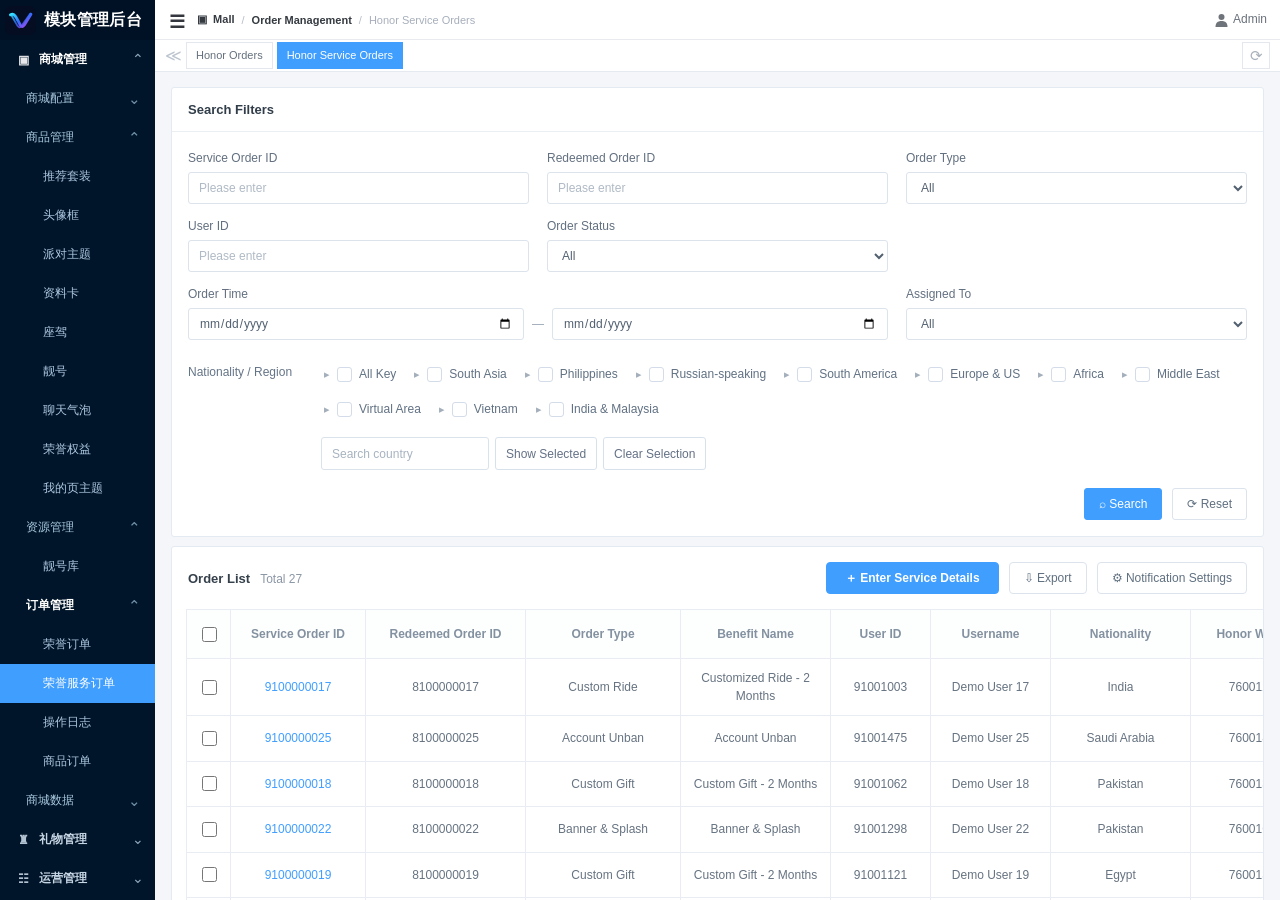
<file: honor-service-orders.html>
<!DOCTYPE html>
<html lang="en">
<head>
<meta charset="UTF-8">
<meta name="viewport" content="width=device-width, initial-scale=1.0">
<title>Honor Service Orders</title>
<style>
:root{--blue:#409eff;--blue-hover:#66b1ff;--nav:#001529;--nav-text:#adc8e1;--border:#e8edf3;--muted:#909399;--text:#606266}
*{box-sizing:border-box}html,body{margin:0;width:100%;height:100%;font-family:Arial,"Microsoft YaHei","PingFang SC",sans-serif;color:var(--text);font-size:12px;background:#f4f6f9}button,input,select{font:inherit}button{cursor:pointer}button:disabled{opacity:.55;cursor:not-allowed}#app{height:100vh;display:flex;overflow:hidden}
.sidebar{width:155px;flex:none;background:var(--nav);color:#fff;display:flex;flex-direction:column;height:100vh}.brand{height:40px;display:flex;align-items:center;gap:8px;padding:0 5px;font-size:16px;font-weight:700;white-space:nowrap;background:#001125;letter-spacing:.3px}.brand-icon{width:31px;height:29px;border-radius:7px;background:#040d21;display:flex;align-items:center;justify-content:center;flex:none}.brand-icon svg{width:28px;height:26px}.nav-scroll{overflow-y:auto;flex:1;scrollbar-width:thin;scrollbar-color:#13324b transparent}.nav-group-header,.nav-subhead,.nav-item{height:39px;display:flex;align-items:center;cursor:pointer;position:relative;white-space:nowrap;transition:background .15s}.nav-group-header{font-size:12px;padding:0 11px 0 18px;gap:10px;color:#c6d5e4;font-weight:600}.nav-group-header:hover,.nav-subhead:hover,.nav-item:hover{color:white;background:#0b2843}.nav-group-header .nav-icon{width:11px;height:11px;display:inline-flex;align-items:center;justify-content:center;opacity:.9}.nav-group-header .chevron{margin-left:auto;font-size:14px;font-weight:400;transform:translateY(-1px);color:#8fa9bc}.nav-subhead{padding-left:26px;padding-right:14px;color:#a9c9df;justify-content:space-between}.nav-subhead b{font-size:15px;font-weight:normal;color:#7193aa}.nav-item{padding-left:43px;color:var(--nav-text);font-size:12px}.nav-item.active{color:white;background:#409eff}.nav-item.subactive{color:white;background:#092843}.nav-group-header.active-parent{color:#fff}.nav-group.collapsed .nav-group-body,.nav-subsection.collapsed .nav-subitems{display:none}.nav-separator{height:2px}
.workspace{flex:1;min-width:0;display:flex;flex-direction:column;overflow:hidden}.topbar{flex:none;height:40px;background:#fff;display:flex;align-items:center;padding:0 13px;border-bottom:1px solid #e8eaf0;gap:12px;color:#343a40;font-weight:600}.hamburger{width:17px;height:17px;border:0;background:none;display:grid;align-items:center;padding:0;color:#34383e;font-size:18px}.breadcrumb{display:flex;align-items:center;gap:7px;white-space:nowrap}.breadcrumb .end{color:#a7afbb;font-weight:400}.breadcrumb .slash{color:#b7bec8;font-weight:400}.top-actions{margin-left:auto;display:flex;align-items:center;gap:16px;color:#69717b;font-weight:400}.theme-toggle{border:1px solid #d5dce5;width:31px;height:17px;background:#f3f4f8;border-radius:11px;position:relative;padding:0}.theme-toggle:before{content:"";width:13px;height:13px;border-radius:100%;background:white;border:1px solid #ccd6e0;position:absolute;left:1px;top:1px;box-shadow:0 1px 2px #b8c2d2}.theme-toggle:after{content:"☾";position:absolute;right:2px;top:-1px;color:#ffca28;font-size:15px}.lang{font-size:18px;color:#787d87}.profile{white-space:nowrap}.profile svg{vertical-align:middle;margin-right:5px;fill:#6f737a}
.tabs{height:32px;flex:none;display:flex;align-items:center;background:#fff;border-bottom:1px solid #e5eaf1;padding:0 10px;gap:4px}.tabs .tiny-arrow{font-size:16px;color:#bbc4ce;border:0;background:none;margin-right:0}.tab{height:27px;line-height:25px;padding:0 14px;min-width:71px;border:1px solid #e4e8ee;color:#64707d;background:#fff}.tab.active{border-color:#409eff;background:#409eff;color:#fff}.tabs .tab-spacer{flex:1}.tab-icon{border:1px solid #e4e8ee;background:#fff;height:27px;width:28px;color:#aab2bb;font-size:15px}
.content{overflow:auto;flex:1;min-width:0;padding:16px 16px 14px;background:#f4f6f9}.card{background:#fff;border:1px solid #e5eaf0;border-radius:3px;min-width:1070px}.search-panel{margin-bottom:7px}.card-title{height:44px;display:flex;align-items:center;padding:0 16px;font-size:13px;font-weight:700;color:#343a42;border-bottom:1px solid #e5eaf0}.search-body{padding:10px 16px 13px}.filter-row{display:flex;align-items:center;gap:24px;min-height:49px}.field{display:flex;align-items:center;gap:10px;white-space:nowrap}.label{color:#6e7580}.input,.select{height:28px;background:white;border:1px solid #dce3ed;border-radius:3px;color:#606266;outline:none;transition:border-color .15s}.input:focus,.select:focus{border-color:var(--blue)}.input::placeholder{color:#c0c4cc}.text-input{width:161px;padding:0 12px}.select{width:161px;padding:0 12px;appearance:none;background-image:url("data:image/svg+xml,%3Csvg xmlns='http://www.w3.org/2000/svg' width='14' height='14' viewBox='0 0 24 24' fill='none' stroke='%23b2beca' stroke-width='2'%3E%3Cpath d='m6 9 6 6 6-6'/%3E%3C/svg%3E");background-repeat:no-repeat;background-position:right 8px center;padding-right:25px}.region-line{min-height:43px;display:flex;align-items:center;gap:5px;white-space:nowrap;flex-wrap:wrap}.region-arrow{width:13px;border:0;background:transparent;font-size:11px;color:#151d2a;padding:0}.region-choice{display:inline-flex;align-items:center;gap:5px;white-space:nowrap;color:#555e6b;cursor:pointer}.region-choice input{appearance:none;width:13px;height:13px;margin:0;background:white;border:1px solid #d6dfe8;border-radius:1px;cursor:pointer;position:relative}.region-choice input:checked{background:#409eff;border-color:#409eff}.region-choice input:checked:after{content:"✓";position:absolute;left:1px;top:-3px;color:white;font-size:12px}.country-search{width:115px;height:27px;padding:0 9px;margin-left:3px}.btn{height:28px;border:1px solid #dce3eb;border-radius:3px;background:#fff;color:#606b77;padding:0 11px;display:inline-flex;align-items:center;gap:5px;justify-content:center;white-space:nowrap}.btn:hover{border-color:#b3d8ff;color:#409eff}.btn.primary{background:#409eff;border-color:#409eff;color:white}.btn.primary:hover{background:#66b1ff}.btn.danger{background:#f56c6c;border-color:#f56c6c;color:#fff}.btn.danger:hover{background:#f78989}.btn.small{height:26px;padding:0 13px}.btn.tiny{height:27px;padding:0 11px}.date-pair{display:flex;align-items:center;border:1px solid #dce3ed;height:28px;border-radius:3px;width:326px;position:relative}.date-pair:focus-within{border-color:#409eff}.date-icon{font-size:13px;color:#acb5c1;margin:0 9px}.date-pair input{min-width:0;width:133px;flex:1;border:none;outline:none;color:#596579;height:24px;text-align:center;background:none}.date-pair input::placeholder{color:#bec7d1}.date-dash{color:#8c949f;font-size:12px;padding:0 5px}.date-pair input[type=date]{font-size:11px}.actions-filter{display:flex;gap:9px}.search-symbol{font-size:14px;font-weight:700;line-height:1}.select-state{width:162px}
.list-card{overflow:hidden}.list-toolbar{height:54px;display:flex;align-items:center;padding:0 15px;justify-content:space-between}.list-label{font-size:13px;font-weight:700;color:#30343b}.count{font-size:12px;font-weight:400;margin-left:11px;color:#555d65}.toolbar-actions{display:flex;gap:10px}.table-wrap{width:100%;overflow-x:auto;padding:0 14px;scrollbar-width:thin}.orders-table{border-collapse:collapse;table-layout:fixed;min-width:1836px;width:100%;color:#626e7b;text-align:center;font-size:12px}.orders-table th{height:50px;border:1px solid #e7edf4;color:#939dac;font-weight:600;background:#fff;line-height:19px}.orders-table td{height:69px;padding:5px;border:1px solid #e7edf4;vertical-align:middle;line-height:19px;overflow-wrap:anywhere}.orders-table .benefit{line-height:20px}.orders-table .username{line-height:19px;word-break:break-word}.orders-table .time-cell{line-height:20px}.orders-table .waiting{color:red}.orders-table .muted{color:#9ca5b0}.orders-table .inline-actions{white-space:nowrap;display:flex;gap:4px;align-items:center;justify-content:center}.orders-table .action-btn{min-width:44px;height:27px;padding:0 10px;font-size:12px;border:none;border-radius:3px;color:white;background:#409eff}.orders-table .action-btn.red{background:#f56c6c}.orders-table tr:hover td{background:#f8fbff}.orders-table .status-pending-return{color:#e6a23c}.orders-table .status-completed{color:#67c23a}.orders-table .status-returned{color:#f56c6c}.orders-table .empty-row td{height:210px;color:#a4acb8}.pagination{height:48px;display:flex;align-items:center;gap:12px;padding:0 15px}.page-size{width:105px;height:28px;font-size:12px}.pg-btn{border:none;background:transparent;color:#bbc3cc;min-width:19px;height:27px;font-size:16px}.pg-btn:not(:disabled):hover{color:#409eff}.page-num{background:#fff;border:1px solid #e0e5ed;min-width:42px;height:28px;color:#59606c}.page-input{height:27px;width:43px;border:1px solid #dce3ed;border-radius:3px;text-align:center;outline:none}.pagination .right{margin-left:auto;color:#7c8794}.notice{position:fixed;right:20px;top:24px;background:#fff;border:1px solid #d8e6f4;box-shadow:0 3px 16px #001b3620;padding:13px 18px;border-radius:4px;color:#596373;z-index:100;max-width:360px}.notice.success{border-left:3px solid #67c23a}.notice.error{border-left:3px solid #f56c6c}
.overlay{position:fixed;inset:0;background:rgba(0,0,0,.38);z-index:90;display:none;align-items:center;justify-content:center}.overlay.open{display:flex}.dialog{width:480px;background:white;box-shadow:0 16px 44px #10223535;border-radius:5px;overflow:hidden}.dialog-head{height:53px;padding:0 21px;display:flex;align-items:center;justify-content:space-between;border-bottom:1px solid #edf0f5;font-size:16px;font-weight:600;color:#333}.dialog-close{border:none;background:none;color:#9da5af;font-size:24px}.dialog-content{padding:25px 23px;color:#606b77;font-size:13px;line-height:1.9}.dialog-footer{border-top:1px solid #edf0f5;padding:13px 22px;display:flex;justify-content:flex-end;gap:10px}.upload-area{background:#f9fbfe;border:1px dashed #cad6e3;border-radius:5px;padding:25px 18px;text-align:center;margin-bottom:12px;cursor:pointer}.upload-area:hover{border-color:#409eff}.hint{font-size:12px;color:#969fa9}.link{background:none;color:#409eff;border:none;padding:0;cursor:pointer}.country-pop{position:fixed;background:#fff;border:1px solid #e2e7ed;box-shadow:0 8px 20px #101f3320;z-index:70;width:300px;padding:12px;display:none;border-radius:4px}.country-pop.open{display:block}.country-pop-head{display:flex;justify-content:space-between;align-items:center;margin-bottom:10px}.country-tags{display:flex;gap:6px;flex-wrap:wrap}.country-tag{background:#ecf5ff;color:#409eff;border:1px solid #d9ecff;border-radius:3px;padding:5px 8px;font-size:12px}.country-tag span{cursor:pointer;margin-left:6px}.country-empty{color:#b0b8c0;padding:15px 0;text-align:center}.placeholder-view{display:none;background:#fff;padding:30px;min-height:220px;border:1px solid #e5eaf0;font-size:13px;color:#8895a3}.content.placeholder-mode .search-panel,.content.placeholder-mode .list-card{display:none}.content.placeholder-mode .placeholder-view{display:block}.tiny-sidebar{width:55px}.tiny-sidebar .brand{overflow:hidden}.tiny-sidebar .brand span,.tiny-sidebar .nav-scroll{display:none}.sidebar{transition:width .18s}
@media(max-width:1500px){.content{padding:12px}.card{min-width:990px}.region-line{gap:4px}.table-wrap{padding:0 10px}}@media(max-width:1100px){.sidebar{width:132px}.brand{font-size:13px}.nav-item{padding-left:32px}.nav-subhead{padding-left:20px}.top-actions{gap:8px}}

/* 与后台 Element 风格一致的权益/订单状态下拉选择器 */
.smart-select{position:relative;display:inline-flex;width:161px;height:28px;align-items:center;flex:none;border:1px solid #dce3ed;border-radius:3px;background:#fff;z-index:3}
.smart-select:focus-within,.smart-select.open{border-color:#409eff;z-index:15}
.smart-display{width:100%;height:26px;min-width:0;border:0;outline:0;padding:0 32px 0 11px;background:transparent;color:#606266;font-size:12px;overflow:hidden;text-overflow:ellipsis;white-space:nowrap}
.smart-display::placeholder{color:#c0c4cc}
.smart-arrow{position:absolute;right:11px;top:9px;width:7px;height:7px;border-right:1px solid #a4b3c4;border-bottom:1px solid #a4b3c4;transform:rotate(45deg);pointer-events:none;transition:transform .14s}
.smart-select.open .smart-arrow{transform:translateY(4px) rotate(225deg)}
.smart-select:has(.smart-clear.visible) .smart-arrow{display:none}
.smart-clear{display:none;position:absolute;right:7px;top:4px;width:17px;height:17px;line-height:15px;text-align:center;padding:0;border:1px solid #c0c4cc;color:#bdc3cd;border-radius:50%;background:#fff;font-size:13px;z-index:2}
.smart-clear.visible{display:block}
.smart-select.open .smart-clear{display:none}
.smart-select .smart-pop{display:none;position:absolute;top:37px;left:0;background:white;border:1px solid #e4e7ed;border-radius:4px;box-shadow:0 2px 12px 0 rgba(0,0,0,.13);width:270px;padding:5px 0;z-index:30}
.smart-select.open .smart-pop{display:block}
.smart-select .smart-pop::before{content:"";position:absolute;left:32px;top:-7px;width:11px;height:11px;background:#fff;border-top:1px solid #e4e7ed;border-left:1px solid #e4e7ed;transform:rotate(45deg)}
.smart-options{height:auto;max-height:236px;overflow-y:auto;overscroll-behavior:contain;scrollbar-width:thin;scrollbar-color:#c9cdd4 #fff}
.smart-option{display:flex;align-items:center;min-height:31px;padding:0 16px;color:#606266;font-size:12px;white-space:nowrap;cursor:pointer}
.smart-option:hover,.smart-option.hovered{background:#f5f7fa}
.smart-option.selected{font-weight:600;color:#409eff}
.smart-option .muted-option{color:#929ba7}
.smart-options .no-match{height:45px;display:grid;place-items:center;color:#a0a8b0}
.state-smart{width:161px}.state-smart .smart-pop{width:189px}
.state-smart .smart-option{min-height:29px;padding-left:18px}
.state-smart .smart-options{max-height:190px}
</style>
<link rel="stylesheet" href="./honor-service-orders.css">
</head>
<body>
<div id="app">
<aside class="sidebar service-sidebar" id="soSidebar">
  <div class="brand"><div class="brand-icon"><svg viewBox="0 0 48 36" fill="none"><defs><linearGradient id="gradient" x1="0" x2="1" y1="0" y2="1"><stop stop-color="#32e6ff"/><stop offset=".5" stop-color="#356cff"/><stop offset="1" stop-color="#b342e9"/></linearGradient></defs><path d="M6 9c4-2 7-1 10 5l7 13c2 3 4 3 7-1l11-18" stroke="url(#gradient)" stroke-width="5" stroke-linecap="round"/><path d="M7 9 18 28c2 3 4 4 7 0L40 7" stroke="url(#gradient)" stroke-width="3" opacity=".82" stroke-linecap="round"/></svg></div><span>模块管理后台</span></div>
  <div class="nav-scroll">
    <div class="nav-group" data-navgroup="mall">
      <div class="nav-group-header active-parent"><span class="nav-icon">▣</span>商城管理<span class="chevron">⌃</span></div>
      <div class="nav-group-body">
        <div class="nav-subsection collapsed"><div class="nav-subhead">商城配置<b>⌄</b></div><div class="nav-subitems"><div class="nav-item">商城基础配置</div></div></div>
        <div class="nav-subsection"><div class="nav-subhead">商品管理<b>⌃</b></div><div class="nav-subitems">
          <div class="nav-item">推荐套装</div><div class="nav-item">头像框</div><div class="nav-item">派对主题</div><div class="nav-item">资料卡</div><div class="nav-item">座驾</div><div class="nav-item">靓号</div><div class="nav-item">聊天气泡</div><div class="nav-item">荣誉权益</div><div class="nav-item">我的页主题</div>
        </div></div>
        <div class="nav-subsection"><div class="nav-subhead">资源管理<b>⌃</b></div><div class="nav-subitems"><div class="nav-item">靓号库</div></div></div>
        <div class="nav-subsection"><div class="nav-subhead" style="color:#fff;font-weight:600">订单管理<b>⌃</b></div><div class="nav-subitems"><a class="nav-item" href="./index.html" style="text-decoration:none">荣誉订单</a><a class="nav-item active" href="./honor-service-orders.html" style="text-decoration:none">荣誉服务订单</a><a class="nav-item" href="./honor-operation-logs.html" style="text-decoration:none">操作日志</a><div class="nav-item">商品订单</div></div></div>
        <div class="nav-subsection collapsed"><div class="nav-subhead">商城数据<b>⌄</b></div><div class="nav-subitems"><div class="nav-item">数据统计</div></div></div>
      </div>
    </div>
    <div class="nav-group collapsed"><div class="nav-group-header"><span class="nav-icon">♜</span>礼物管理<span class="chevron">⌄</span></div><div class="nav-group-body"><div class="nav-subsection collapsed"><div class="nav-subhead">礼物基础管理<b>⌄</b></div><div class="nav-subitems"><div class="nav-item">礼物配置</div></div></div><div class="nav-subsection collapsed"><div class="nav-subhead">礼物消息管理<b>⌄</b></div><div class="nav-subitems"><div class="nav-item">消息列表</div></div></div></div></div>
    <div class="nav-group collapsed"><div class="nav-group-header"><span class="nav-icon">☷</span>运营管理<span class="chevron">⌄</span></div><div class="nav-group-body"><div class="nav-item">活动管理</div></div></div>
    <div class="nav-group collapsed"><div class="nav-group-header"><span class="nav-icon">▧</span>内容管理<span class="chevron">⌄</span></div><div class="nav-group-body"><div class="nav-item">内容审核</div></div></div>
  </div>
</aside>
<section class="workspace service-workspace">
  <header class="topbar"><button class="hamburger" id="soSidebarToggle" aria-label="Toggle sidebar">☰</button><div class="breadcrumb"><span>▣&nbsp; Mall</span><span class="slash">/</span><span>Order Management</span><span class="slash">/</span><span class="end" id="crumbEnd">Honor Service Orders</span></div><div class="top-actions"><span class="profile"><svg width="13" height="14" viewBox="0 0 13 14"><circle cx="6.5" cy="4" r="3"/><path d="M.5 14c0-4 2-6 6-6s6 2 6 6"/></svg>Admin</span></div></header>
  <nav class="tabs"><span class="tiny-arrow" aria-hidden="true">≪</span><a class="tab" href="./index.html" style="text-decoration:none">Honor Orders</a><button class="tab active">Honor Service Orders</button><div class="tab-spacer"></div><button class="tab-icon" type="button" title="Refresh" id="soRefresh">⟳</button></nav>
  
<main class="content so-content" id="soMain">
 <section class="so-card"><div class="so-card-title">Search Filters</div>
 <form id="soFilterForm" autocomplete="off"><div class="so-filters">
 <label class="so-control"><span class="so-control-label">Service Order ID</span><input id="soFilterServiceId" class="so-input" type="text" placeholder="Please enter"></label><label class="so-control"><span class="so-control-label">Redeemed Order ID</span><input id="soFilterRedeemedId" class="so-input" type="text" placeholder="Please enter"></label><label class="so-control"><span class="so-control-label">Order Type</span><select id="soFilterType"><option value="">All</option></select></label><label class="so-control"><span class="so-control-label">User ID</span><input id="soFilterUid" class="so-input" type="text" placeholder="Please enter"></label><label class="so-control"><span class="so-control-label">Order Status</span><select id="soFilterStatus"><option value="">All</option></select></label><div class="so-control so-date-wide"><span class="so-control-label">Order Time</span><div class="so-date-range"><input id="soFilterStart" class="so-input" type="date" aria-label="Start Date"><span>—</span><input id="soFilterEnd" class="so-input" type="date" aria-label="End Date"></div></div><label class="so-control"><span class="so-control-label">Assigned To</span><select id="soFilterAssignee"><option value="">All</option></select></label></div><div class="so-region-filter-line"><span class="so-region-filter-label">Nationality / Region</span><div id="soFilterRegions" class="so-region-widget" data-mode="multi" data-region-kind="filter"></div></div><div class="so-search-footer">
 <button class="so-button primary" type="submit">⌕ Search</button>
 <button class="so-button" id="soFilterReset" type="button">⟳ Reset</button>
 </div></form></section>
 <section class="so-card"><div class="so-table-toolbar"><div class="so-table-heading">Order List<span class="so-count" id="soCount">Total 0</span><span class="so-selected-count" id="soSelectedCount"></span></div><div class="so-list-actions" role="group" aria-label="Order List Actions"><button class="so-button primary" id="soAddOrder" type="button">＋ Enter Service Details</button><button class="so-button" id="soExportOrders" type="button">⇩ Export</button><button class="so-button" id="soNotificationSettings" type="button">⚙ Notification Settings</button></div></div>
 <div class="so-table-scroller"><table class="so-table">
 <colgroup><col style="width:44px"><col style="width:135px"><col style="width:160px"><col style="width:155px"><col style="width:150px"><col style="width:100px"><col style="width:120px"><col style="width:140px"><col style="width:130px"><col style="width:130px"><col style="width:145px"><col style="width:130px"><col style="width:145px"><col style="width:140px"><col style="width:355px"></colgroup>
 <thead><tr><th class="so-select-col"><input type="checkbox" id="soSelectAll" aria-label="Select all orders on this page" title="Select all on page"></th><th>Service Order ID</th><th>Redeemed Order ID</th><th>Order Type</th><th>Benefit Name</th><th>User ID</th><th>Username</th><th>Nationality</th><th>Honor Wall ID</th><th>Order Status</th><th>Order Time</th><th>Assigned To</th><th>Updated Time</th><th>Operator</th><th>Actions</th></tr></thead><tbody id="soTableBody"><tr><td colspan="15" class="so-empty">No Data</td></tr></tbody></table></div>
 <div class="so-pagination"><button id="soPrev" type="button" aria-label="Previous">‹</button><span id="soPage">1 / 1</span><button id="soNext" type="button" aria-label="Next">›</button><span class="so-page-info" id="soPageSummary">Total 0 records</span></div>
 </section>
</main>
</section></div>
<datalist id="soCountryList"></datalist><datalist id="soAssigneeList"></datalist><datalist id="soDesignerList"><option value="@Jackson W YANG"></option><option value="@Luka YM GAO"></option><option value="@MA-Emillia"></option></datalist>
<div class="so-overlay" id="soModal" aria-hidden="true">
 <div class="so-dialog" role="dialog" aria-modal="true" aria-labelledby="soModalTitle">
 <div class="so-dialog-header"><div><h2 class="so-dialog-heading" id="soModalTitle">Add Order</h2><p class="so-dialog-subtitle" id="soModalSubtitle"></p></div><button class="so-dialog-x" type="button" id="soModalClose" aria-label="Close">×</button></div>
 <div class="so-tabline"><span>Order Type</span><strong class="so-type-tag" id="soTypeTag"></strong></div>
 <div class="so-dialog-body" id="soModalBody"></div><div class="so-dialog-footer" id="soModalFooter"></div>
 </div></div>
<div class="so-overlay" id="soSmallOverlay" aria-hidden="true" style="z-index:200"><div class="so-dialog narrow" role="dialog" aria-modal="true" aria-labelledby="soSmallTitle">
<div class="so-dialog-header"><h2 class="so-dialog-heading" id="soSmallTitle"></h2><button class="so-dialog-x" type="button" id="soSmallClose" aria-label="Close">×</button></div>
<div class="so-dialog-body" id="soSmallBody"></div><div class="so-dialog-footer" id="soSmallFooter"></div></div></div>
<script src="./honor-audit-shared.js"></script>
<script src="./honor-service-orders-demo.js"></script>
<script src="./honor-service-local-media.js"></script>
<script src="./honor-service-orders.js"></script>
</body></html>
</file>
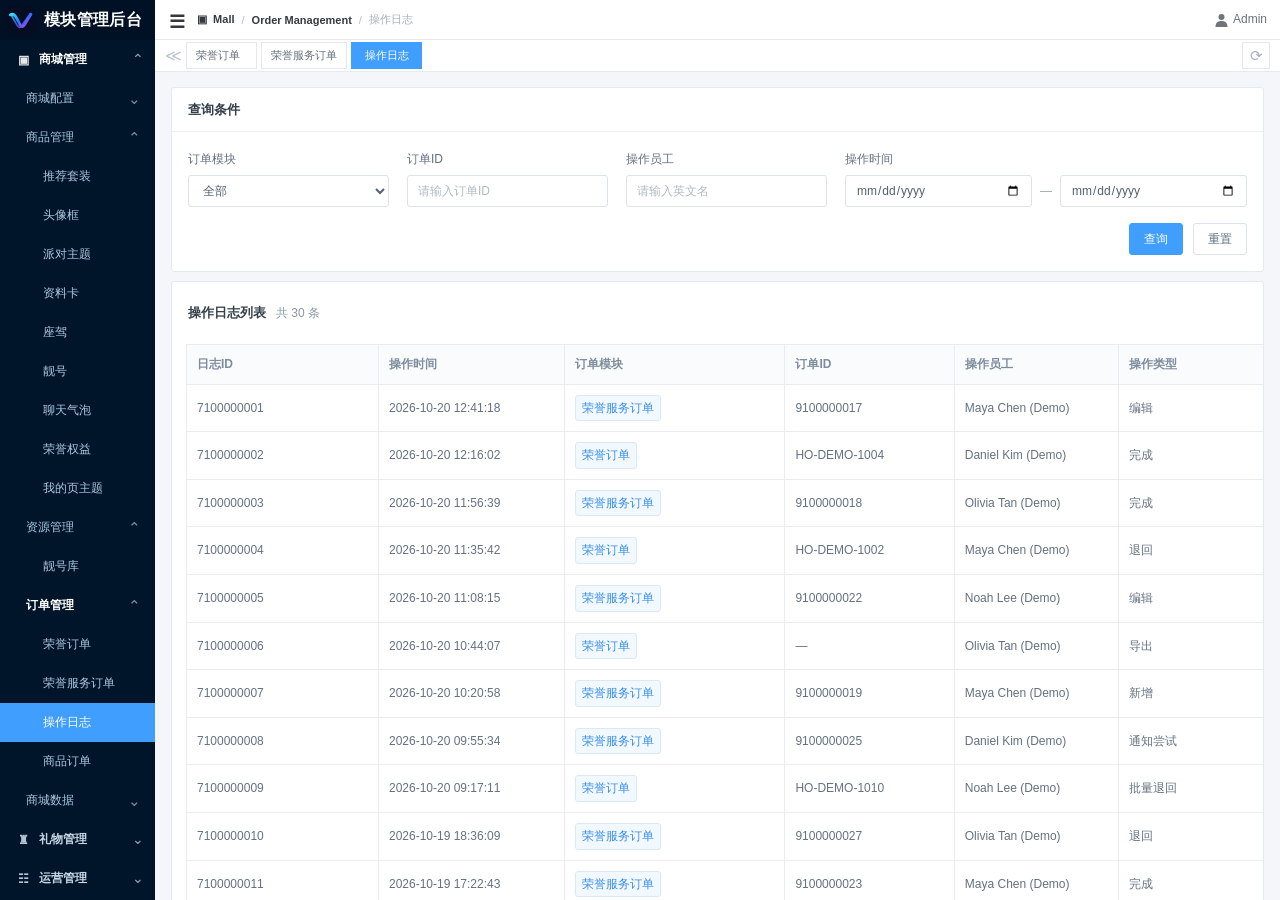
<file: v2/honor-operation-logs.html>
<!DOCTYPE html>
<html lang="en">
<head>
<meta charset="UTF-8">
<meta name="viewport" content="width=device-width, initial-scale=1.0">
<title>V2 · 操作日志</title>
<style>
:root{--blue:#409eff;--blue-hover:#66b1ff;--nav:#001529;--nav-text:#adc8e1;--border:#e8edf3;--muted:#909399;--text:#606266}
*{box-sizing:border-box}html,body{margin:0;width:100%;height:100%;font-family:Arial,"Microsoft YaHei","PingFang SC",sans-serif;color:var(--text);font-size:12px;background:#f4f6f9}button,input,select{font:inherit}button{cursor:pointer}button:disabled{opacity:.55;cursor:not-allowed}#app{height:100vh;display:flex;overflow:hidden}
.sidebar{width:155px;flex:none;background:var(--nav);color:#fff;display:flex;flex-direction:column;height:100vh}.brand{height:40px;display:flex;align-items:center;gap:8px;padding:0 5px;font-size:16px;font-weight:700;white-space:nowrap;background:#001125;letter-spacing:.3px}.brand-icon{width:31px;height:29px;border-radius:7px;background:#040d21;display:flex;align-items:center;justify-content:center;flex:none}.brand-icon svg{width:28px;height:26px}.nav-scroll{overflow-y:auto;flex:1;scrollbar-width:thin;scrollbar-color:#13324b transparent}.nav-group-header,.nav-subhead,.nav-item{height:39px;display:flex;align-items:center;cursor:pointer;position:relative;white-space:nowrap;transition:background .15s}.nav-group-header{font-size:12px;padding:0 11px 0 18px;gap:10px;color:#c6d5e4;font-weight:600}.nav-group-header:hover,.nav-subhead:hover,.nav-item:hover{color:white;background:#0b2843}.nav-group-header .nav-icon{width:11px;height:11px;display:inline-flex;align-items:center;justify-content:center;opacity:.9}.nav-group-header .chevron{margin-left:auto;font-size:14px;font-weight:400;transform:translateY(-1px);color:#8fa9bc}.nav-subhead{padding-left:26px;padding-right:14px;color:#a9c9df;justify-content:space-between}.nav-subhead b{font-size:15px;font-weight:normal;color:#7193aa}.nav-item{padding-left:43px;color:var(--nav-text);font-size:12px}.nav-item.active{color:white;background:#409eff}.nav-item.subactive{color:white;background:#092843}.nav-group-header.active-parent{color:#fff}.nav-group.collapsed .nav-group-body,.nav-subsection.collapsed .nav-subitems{display:none}.nav-separator{height:2px}
.workspace{flex:1;min-width:0;display:flex;flex-direction:column;overflow:hidden}.topbar{flex:none;height:40px;background:#fff;display:flex;align-items:center;padding:0 13px;border-bottom:1px solid #e8eaf0;gap:12px;color:#343a40;font-weight:600}.hamburger{width:17px;height:17px;border:0;background:none;display:grid;align-items:center;padding:0;color:#34383e;font-size:18px}.breadcrumb{display:flex;align-items:center;gap:7px;white-space:nowrap}.breadcrumb .end{color:#a7afbb;font-weight:400}.breadcrumb .slash{color:#b7bec8;font-weight:400}.top-actions{margin-left:auto;display:flex;align-items:center;gap:16px;color:#69717b;font-weight:400}.theme-toggle{border:1px solid #d5dce5;width:31px;height:17px;background:#f3f4f8;border-radius:11px;position:relative;padding:0}.theme-toggle:before{content:"";width:13px;height:13px;border-radius:100%;background:white;border:1px solid #ccd6e0;position:absolute;left:1px;top:1px;box-shadow:0 1px 2px #b8c2d2}.theme-toggle:after{content:"☾";position:absolute;right:2px;top:-1px;color:#ffca28;font-size:15px}.lang{font-size:18px;color:#787d87}.profile{white-space:nowrap}.profile svg{vertical-align:middle;margin-right:5px;fill:#6f737a}
.tabs{height:32px;flex:none;display:flex;align-items:center;background:#fff;border-bottom:1px solid #e5eaf1;padding:0 10px;gap:4px}.tabs .tiny-arrow{font-size:16px;color:#bbc4ce;border:0;background:none;margin-right:0}.tab{height:27px;line-height:25px;padding:0 14px;min-width:71px;border:1px solid #e4e8ee;color:#64707d;background:#fff}.tab.active{border-color:#409eff;background:#409eff;color:#fff}.tabs .tab-spacer{flex:1}.tab-icon{border:1px solid #e4e8ee;background:#fff;height:27px;width:28px;color:#aab2bb;font-size:15px}
.content{overflow:auto;flex:1;min-width:0;padding:16px 16px 14px;background:#f4f6f9}.card{background:#fff;border:1px solid #e5eaf0;border-radius:3px;min-width:1070px}.search-panel{margin-bottom:7px}.card-title{height:44px;display:flex;align-items:center;padding:0 16px;font-size:13px;font-weight:700;color:#343a42;border-bottom:1px solid #e5eaf0}.search-body{padding:10px 16px 13px}.filter-row{display:flex;align-items:center;gap:24px;min-height:49px}.field{display:flex;align-items:center;gap:10px;white-space:nowrap}.label{color:#6e7580}.input,.select{height:28px;background:white;border:1px solid #dce3ed;border-radius:3px;color:#606266;outline:none;transition:border-color .15s}.input:focus,.select:focus{border-color:var(--blue)}.input::placeholder{color:#c0c4cc}.text-input{width:161px;padding:0 12px}.select{width:161px;padding:0 12px;appearance:none;background-image:url("data:image/svg+xml,%3Csvg xmlns='http://www.w3.org/2000/svg' width='14' height='14' viewBox='0 0 24 24' fill='none' stroke='%23b2beca' stroke-width='2'%3E%3Cpath d='m6 9 6 6 6-6'/%3E%3C/svg%3E");background-repeat:no-repeat;background-position:right 8px center;padding-right:25px}.region-line{min-height:43px;display:flex;align-items:center;gap:5px;white-space:nowrap;flex-wrap:wrap}.region-arrow{width:13px;border:0;background:transparent;font-size:11px;color:#151d2a;padding:0}.region-choice{display:inline-flex;align-items:center;gap:5px;white-space:nowrap;color:#555e6b;cursor:pointer}.region-choice input{appearance:none;width:13px;height:13px;margin:0;background:white;border:1px solid #d6dfe8;border-radius:1px;cursor:pointer;position:relative}.region-choice input:checked{background:#409eff;border-color:#409eff}.region-choice input:checked:after{content:"✓";position:absolute;left:1px;top:-3px;color:white;font-size:12px}.country-search{width:115px;height:27px;padding:0 9px;margin-left:3px}.btn{height:28px;border:1px solid #dce3eb;border-radius:3px;background:#fff;color:#606b77;padding:0 11px;display:inline-flex;align-items:center;gap:5px;justify-content:center;white-space:nowrap}.btn:hover{border-color:#b3d8ff;color:#409eff}.btn.primary{background:#409eff;border-color:#409eff;color:white}.btn.primary:hover{background:#66b1ff}.btn.danger{background:#f56c6c;border-color:#f56c6c;color:#fff}.btn.danger:hover{background:#f78989}.btn.small{height:26px;padding:0 13px}.btn.tiny{height:27px;padding:0 11px}.date-pair{display:flex;align-items:center;border:1px solid #dce3ed;height:28px;border-radius:3px;width:326px;position:relative}.date-pair:focus-within{border-color:#409eff}.date-icon{font-size:13px;color:#acb5c1;margin:0 9px}.date-pair input{min-width:0;width:133px;flex:1;border:none;outline:none;color:#596579;height:24px;text-align:center;background:none}.date-pair input::placeholder{color:#bec7d1}.date-dash{color:#8c949f;font-size:12px;padding:0 5px}.date-pair input[type=date]{font-size:11px}.actions-filter{display:flex;gap:9px}.search-symbol{font-size:14px;font-weight:700;line-height:1}.select-state{width:162px}
.list-card{overflow:hidden}.list-toolbar{height:54px;display:flex;align-items:center;padding:0 15px;justify-content:space-between}.list-label{font-size:13px;font-weight:700;color:#30343b}.count{font-size:12px;font-weight:400;margin-left:11px;color:#555d65}.toolbar-actions{display:flex;gap:10px}.table-wrap{width:100%;overflow-x:auto;padding:0 14px;scrollbar-width:thin}.orders-table{border-collapse:collapse;table-layout:fixed;min-width:1836px;width:100%;color:#626e7b;text-align:center;font-size:12px}.orders-table th{height:50px;border:1px solid #e7edf4;color:#939dac;font-weight:600;background:#fff;line-height:19px}.orders-table td{height:69px;padding:5px;border:1px solid #e7edf4;vertical-align:middle;line-height:19px;overflow-wrap:anywhere}.orders-table .benefit{line-height:20px}.orders-table .username{line-height:19px;word-break:break-word}.orders-table .time-cell{line-height:20px}.orders-table .waiting{color:red}.orders-table .muted{color:#9ca5b0}.orders-table .inline-actions{white-space:nowrap;display:flex;gap:4px;align-items:center;justify-content:center}.orders-table .action-btn{min-width:44px;height:27px;padding:0 10px;font-size:12px;border:none;border-radius:3px;color:white;background:#409eff}.orders-table .action-btn.red{background:#f56c6c}.orders-table tr:hover td{background:#f8fbff}.orders-table .status-pending-return{color:#e6a23c}.orders-table .status-completed{color:#67c23a}.orders-table .status-returned{color:#f56c6c}.orders-table .empty-row td{height:210px;color:#a4acb8}.pagination{height:48px;display:flex;align-items:center;gap:12px;padding:0 15px}.page-size{width:105px;height:28px;font-size:12px}.pg-btn{border:none;background:transparent;color:#bbc3cc;min-width:19px;height:27px;font-size:16px}.pg-btn:not(:disabled):hover{color:#409eff}.page-num{background:#fff;border:1px solid #e0e5ed;min-width:42px;height:28px;color:#59606c}.page-input{height:27px;width:43px;border:1px solid #dce3ed;border-radius:3px;text-align:center;outline:none}.pagination .right{margin-left:auto;color:#7c8794}.notice{position:fixed;right:20px;top:24px;background:#fff;border:1px solid #d8e6f4;box-shadow:0 3px 16px #001b3620;padding:13px 18px;border-radius:4px;color:#596373;z-index:100;max-width:360px}.notice.success{border-left:3px solid #67c23a}.notice.error{border-left:3px solid #f56c6c}
.overlay{position:fixed;inset:0;background:rgba(0,0,0,.38);z-index:90;display:none;align-items:center;justify-content:center}.overlay.open{display:flex}.dialog{width:480px;background:white;box-shadow:0 16px 44px #10223535;border-radius:5px;overflow:hidden}.dialog-head{height:53px;padding:0 21px;display:flex;align-items:center;justify-content:space-between;border-bottom:1px solid #edf0f5;font-size:16px;font-weight:600;color:#333}.dialog-close{border:none;background:none;color:#9da5af;font-size:24px}.dialog-content{padding:25px 23px;color:#606b77;font-size:13px;line-height:1.9}.dialog-footer{border-top:1px solid #edf0f5;padding:13px 22px;display:flex;justify-content:flex-end;gap:10px}.upload-area{background:#f9fbfe;border:1px dashed #cad6e3;border-radius:5px;padding:25px 18px;text-align:center;margin-bottom:12px;cursor:pointer}.upload-area:hover{border-color:#409eff}.hint{font-size:12px;color:#969fa9}.link{background:none;color:#409eff;border:none;padding:0;cursor:pointer}.country-pop{position:fixed;background:#fff;border:1px solid #e2e7ed;box-shadow:0 8px 20px #101f3320;z-index:70;width:300px;padding:12px;display:none;border-radius:4px}.country-pop.open{display:block}.country-pop-head{display:flex;justify-content:space-between;align-items:center;margin-bottom:10px}.country-tags{display:flex;gap:6px;flex-wrap:wrap}.country-tag{background:#ecf5ff;color:#409eff;border:1px solid #d9ecff;border-radius:3px;padding:5px 8px;font-size:12px}.country-tag span{cursor:pointer;margin-left:6px}.country-empty{color:#b0b8c0;padding:15px 0;text-align:center}.placeholder-view{display:none;background:#fff;padding:30px;min-height:220px;border:1px solid #e5eaf0;font-size:13px;color:#8895a3}.content.placeholder-mode .search-panel,.content.placeholder-mode .list-card{display:none}.content.placeholder-mode .placeholder-view{display:block}.tiny-sidebar{width:55px}.tiny-sidebar .brand{overflow:hidden}.tiny-sidebar .brand span,.tiny-sidebar .nav-scroll{display:none}.sidebar{transition:width .18s}
@media(max-width:1500px){.content{padding:12px}.card{min-width:990px}.region-line{gap:4px}.table-wrap{padding:0 10px}}@media(max-width:1100px){.sidebar{width:132px}.brand{font-size:13px}.nav-item{padding-left:32px}.nav-subhead{padding-left:20px}.top-actions{gap:8px}}

/* 与后台 Element 风格一致的权益/订单状态下拉选择器 */
.smart-select{position:relative;display:inline-flex;width:161px;height:28px;align-items:center;flex:none;border:1px solid #dce3ed;border-radius:3px;background:#fff;z-index:3}
.smart-select:focus-within,.smart-select.open{border-color:#409eff;z-index:15}
.smart-display{width:100%;height:26px;min-width:0;border:0;outline:0;padding:0 32px 0 11px;background:transparent;color:#606266;font-size:12px;overflow:hidden;text-overflow:ellipsis;white-space:nowrap}
.smart-display::placeholder{color:#c0c4cc}
.smart-arrow{position:absolute;right:11px;top:9px;width:7px;height:7px;border-right:1px solid #a4b3c4;border-bottom:1px solid #a4b3c4;transform:rotate(45deg);pointer-events:none;transition:transform .14s}
.smart-select.open .smart-arrow{transform:translateY(4px) rotate(225deg)}
.smart-select:has(.smart-clear.visible) .smart-arrow{display:none}
.smart-clear{display:none;position:absolute;right:7px;top:4px;width:17px;height:17px;line-height:15px;text-align:center;padding:0;border:1px solid #c0c4cc;color:#bdc3cd;border-radius:50%;background:#fff;font-size:13px;z-index:2}
.smart-clear.visible{display:block}
.smart-select.open .smart-clear{display:none}
.smart-select .smart-pop{display:none;position:absolute;top:37px;left:0;background:white;border:1px solid #e4e7ed;border-radius:4px;box-shadow:0 2px 12px 0 rgba(0,0,0,.13);width:270px;padding:5px 0;z-index:30}
.smart-select.open .smart-pop{display:block}
.smart-select .smart-pop::before{content:"";position:absolute;left:32px;top:-7px;width:11px;height:11px;background:#fff;border-top:1px solid #e4e7ed;border-left:1px solid #e4e7ed;transform:rotate(45deg)}
.smart-options{height:auto;max-height:236px;overflow-y:auto;overscroll-behavior:contain;scrollbar-width:thin;scrollbar-color:#c9cdd4 #fff}
.smart-option{display:flex;align-items:center;min-height:31px;padding:0 16px;color:#606266;font-size:12px;white-space:nowrap;cursor:pointer}
.smart-option:hover,.smart-option.hovered{background:#f5f7fa}
.smart-option.selected{font-weight:600;color:#409eff}
.smart-option .muted-option{color:#929ba7}
.smart-options .no-match{height:45px;display:grid;place-items:center;color:#a0a8b0}
.state-smart{width:161px}.state-smart .smart-pop{width:189px}
.state-smart .smart-option{min-height:29px;padding-left:18px}
.state-smart .smart-options{max-height:190px}
</style>
<link rel="stylesheet" href="./honor-service-orders.css">
<link rel="stylesheet" href="./honor-operation-logs.css">
</head>
<body>
<div id="app">
<aside class="sidebar service-sidebar" id="soSidebar">
  <div class="brand"><div class="brand-icon"><svg viewBox="0 0 48 36" fill="none"><defs><linearGradient id="gradient" x1="0" x2="1" y1="0" y2="1"><stop stop-color="#32e6ff"/><stop offset=".5" stop-color="#356cff"/><stop offset="1" stop-color="#b342e9"/></linearGradient></defs><path d="M6 9c4-2 7-1 10 5l7 13c2 3 4 3 7-1l11-18" stroke="url(#gradient)" stroke-width="5" stroke-linecap="round"/><path d="M7 9 18 28c2 3 4 4 7 0L40 7" stroke="url(#gradient)" stroke-width="3" opacity=".82" stroke-linecap="round"/></svg></div><span>模块管理后台</span></div>
  <div class="nav-scroll">
    <div class="nav-group" data-navgroup="mall">
      <div class="nav-group-header active-parent"><span class="nav-icon">▣</span>商城管理<span class="chevron">⌃</span></div>
      <div class="nav-group-body">
        <div class="nav-subsection collapsed"><div class="nav-subhead">商城配置<b>⌄</b></div><div class="nav-subitems"><div class="nav-item">商城基础配置</div></div></div>
        <div class="nav-subsection"><div class="nav-subhead">商品管理<b>⌃</b></div><div class="nav-subitems">
          <div class="nav-item">推荐套装</div><div class="nav-item">头像框</div><div class="nav-item">派对主题</div><div class="nav-item">资料卡</div><div class="nav-item">座驾</div><div class="nav-item">靓号</div><div class="nav-item">聊天气泡</div><div class="nav-item">荣誉权益</div><div class="nav-item">我的页主题</div>
        </div></div>
        <div class="nav-subsection"><div class="nav-subhead">资源管理<b>⌃</b></div><div class="nav-subitems"><div class="nav-item">靓号库</div></div></div>
        <div class="nav-subsection"><div class="nav-subhead" style="color:#fff;font-weight:600">订单管理<b>⌃</b></div><div class="nav-subitems"><a class="nav-item" href="./index.html" style="text-decoration:none">荣誉订单</a><a class="nav-item" href="./honor-service-orders.html" style="text-decoration:none">荣誉服务订单</a><a class="nav-item active" href="./honor-operation-logs.html" style="text-decoration:none">操作日志</a><div class="nav-item">商品订单</div></div></div>
        <div class="nav-subsection collapsed"><div class="nav-subhead">商城数据<b>⌄</b></div><div class="nav-subitems"><div class="nav-item">数据统计</div></div></div>
      </div>
    </div>
    <div class="nav-group collapsed"><div class="nav-group-header"><span class="nav-icon">♜</span>礼物管理<span class="chevron">⌄</span></div><div class="nav-group-body"><div class="nav-subsection collapsed"><div class="nav-subhead">礼物基础管理<b>⌄</b></div><div class="nav-subitems"><div class="nav-item">礼物配置</div></div></div><div class="nav-subsection collapsed"><div class="nav-subhead">礼物消息管理<b>⌄</b></div><div class="nav-subitems"><div class="nav-item">消息列表</div></div></div></div></div>
    <div class="nav-group collapsed"><div class="nav-group-header"><span class="nav-icon">☷</span>运营管理<span class="chevron">⌄</span></div><div class="nav-group-body"><div class="nav-item">活动管理</div></div></div>
    <div class="nav-group collapsed"><div class="nav-group-header"><span class="nav-icon">▧</span>内容管理<span class="chevron">⌄</span></div><div class="nav-group-body"><div class="nav-item">内容审核</div></div></div>
  </div>
</aside>
<section class="workspace service-workspace">
  <header class="topbar"><button class="hamburger" id="soSidebarToggle" aria-label="Toggle sidebar">☰</button><div class="breadcrumb"><span>▣&nbsp; Mall</span><span class="slash">/</span><span>Order Management</span><span class="slash">/</span><span class="end" id="crumbEnd">操作日志</span></div><div class="top-actions"><span class="profile"><svg width="13" height="14" viewBox="0 0 13 14"><circle cx="6.5" cy="4" r="3"/><path d="M.5 14c0-4 2-6 6-6s6 2 6 6"/></svg>Admin</span></div></header>
  <nav class="tabs"><span class="tiny-arrow" aria-hidden="true">≪</span><a class="tab" href="./index.html" style="text-decoration:none">荣誉订单</a><a class="tab" href="./honor-service-orders.html" style="text-decoration:none">荣誉服务订单</a><button class="tab active">操作日志</button><div class="tab-spacer"></div><button class="tab-icon" type="button" title="Refresh" id="auditRefresh">⟳</button></nav>
  

<main class="content so-content" id="auditMain">
 <section class="so-card">
  <div class="so-card-title">查询条件</div>
  <form id="auditFilterForm" autocomplete="off">
    <div class="so-filters audit-filter-fields">
      <label class="so-control audit-field-search"><span class="so-control-label">订单模块</span>
       <select id="auditFilterModule"><option value="">全部</option><option value="honor">荣誉订单</option><option value="service">荣誉服务订单</option></select></label>
      <label class="so-control audit-field-search"><span class="so-control-label">订单ID</span><input class="so-input" id="auditFilterOrderId" placeholder="请输入订单ID"></label>
      <label class="so-control audit-field-search"><span class="so-control-label">操作员工</span><input class="so-input" id="auditFilterActor" placeholder="请输入英文名"></label>
      <div class="so-control audit-date"><span class="so-control-label">操作时间</span><div class="audit-date-range">
       <input type="date" class="so-input" id="auditFilterStart" aria-label="开始日期"><span>—</span>
       <input type="date" class="so-input" id="auditFilterEnd" aria-label="结束日期"></div></div>
    </div>
    <div class="so-search-footer">
     <button class="so-button primary" type="submit">查询</button>
     <button class="so-button" type="button" id="auditReset">重置</button>
    </div>
  </form>
 </section>
 <section class="so-card">
  <div class="so-table-toolbar"><div class="audit-main-head"><div class="so-table-heading">操作日志列表<span class="so-count" id="auditCount">共 0 条</span></div></div></div>
  
  <div class="so-table-scroller">
  <table class="audit-table">
   <colgroup><col style="width:170px"><col style="width:165px"><col style="width:195px"><col style="width:150px"><col style="width:145px"><col style="width:155px"><col style="width:135px"></colgroup>
   <thead><tr><th>日志ID</th><th>操作时间</th><th>订单模块</th><th>订单ID</th><th>操作员工</th><th>操作类型</th><th>详情</th></tr></thead>
   <tbody id="auditRows"><tr><td class="audit-empty" colspan="7">暂无数据</td></tr></tbody>
  </table>
  </div>
  <div class="so-pagination"><button id="auditPrev" type="button" aria-label="上一页">‹</button><span id="auditPage">1 / 1</span><button id="auditNext" type="button" aria-label="下一页">›</button><span class="so-page-info" id="auditPageSummary">共 0 条</span></div>
 </section>
</main>
</section></div>
<div class="so-overlay" id="auditModal" aria-hidden="true">
 <div class="so-dialog" role="dialog" aria-modal="true" aria-labelledby="auditModalHeading">
  <div class="so-dialog-header"><div><h2 class="so-dialog-heading" id="auditModalHeading">操作详情</h2><p class="so-dialog-subtitle" id="auditModalSubtitle"></p></div>
   <button class="so-dialog-x" type="button" id="auditModalClose" aria-label="关闭">×</button></div>
  <div class="so-dialog-body" id="auditModalContent"></div>
  <div class="so-dialog-footer"><button class="so-button primary" type="button" id="auditModalDone">关闭</button></div>
 </div>
</div>
<script src="./honor-audit-shared.js"></script>
<script src="./honor-operation-logs.js"></script>
</body></html>
</file>
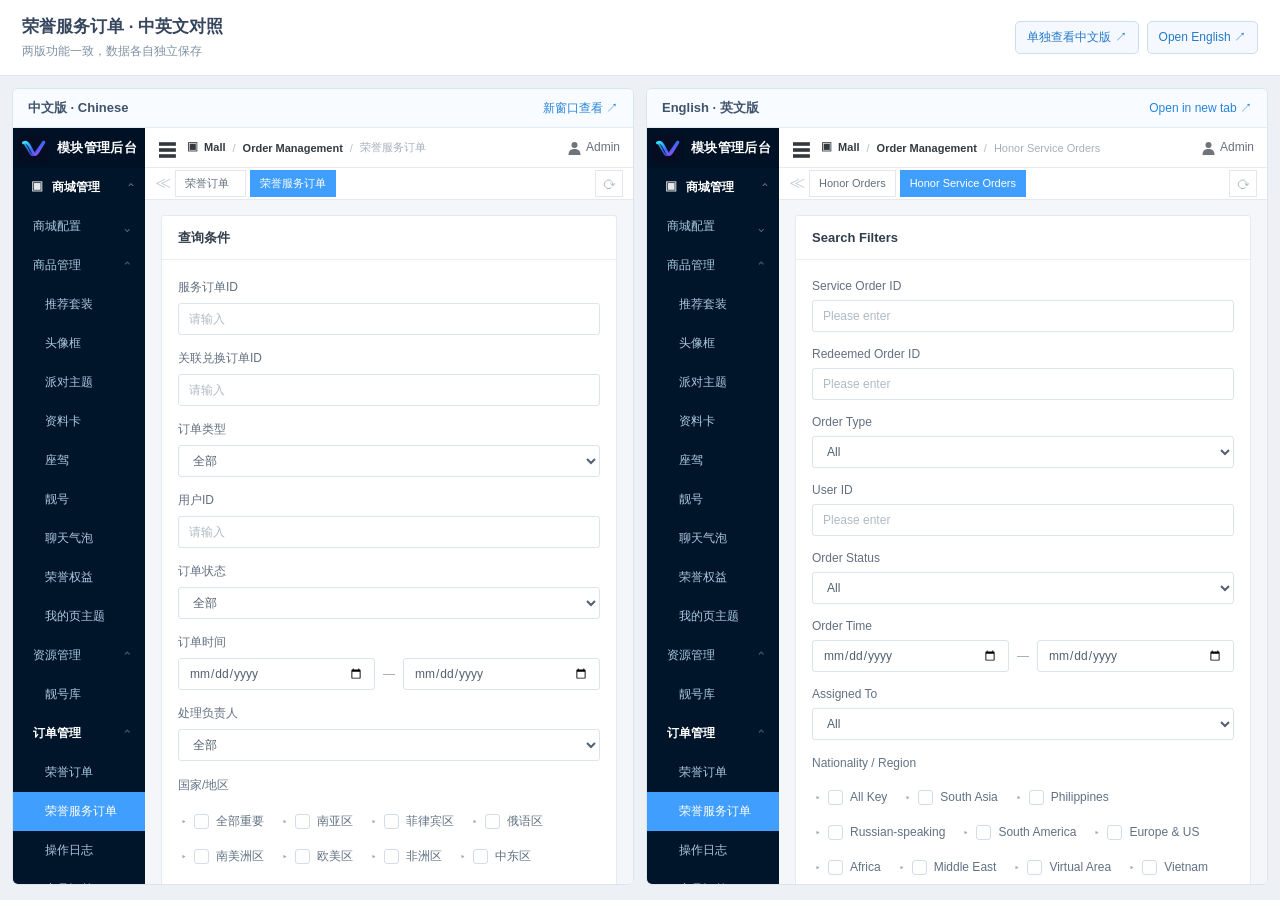
<file: v2/honor-service-orders-compare.html>
<!DOCTYPE html>
<html lang="zh-CN"><head><meta charset="UTF-8"><meta name="viewport" content="width=device-width,initial-scale=1.0">
<title>V2 · 荣誉服务订单｜中英文对照</title><style>
:root{font-family:-apple-system,BlinkMacSystemFont,"Segoe UI","Microsoft YaHei",sans-serif;color:#506076;background:#edf1f6}
*{box-sizing:border-box}body{margin:0}.top{display:flex;justify-content:space-between;gap:14px;align-items:center;flex-wrap:wrap;background:#fff;border-bottom:1px solid #dfe7f0;padding:15px 22px}
h1{font-size:17px;font-weight:650;color:#34455d;margin:0}.subtitle{font-size:12px;color:#8191a4;margin-top:5px}
.actions{display:flex;gap:8px;align-items:center}.top a{font-size:12px;color:#257ac9;text-decoration:none;padding:7px 11px;border:1px solid #ccddf1;border-radius:5px;background:#f5f9ff}.top a:hover{background:#e6f2ff}
.panels{display:grid;grid-template-columns:minmax(0,1fr) minmax(0,1fr);gap:12px;padding:12px;height:calc(100vh - 79px);min-height:440px}
.pane{min-width:0;display:flex;flex-direction:column;background:white;border:1px solid #dce5ef;border-radius:6px;overflow:hidden}
.pane header{display:flex;justify-content:space-between;align-items:center;padding:10px 15px;background:#f8fbff;border-bottom:1px solid #e3ebf4;font-size:13px;font-weight:650;color:#40536d}
.pane header a{font-size:12px;font-weight:400;color:#2884dd;text-decoration:none}
iframe{border:0;width:100%;flex:1;background:#fff}
.toggle{display:none}
@media(max-width:960px){
 .top{padding:12px}.panels{height:calc(100dvh - 112px);padding:8px;display:block;min-height:430px}
 .pane{height:100%;display:none}.pane.active{display:flex}.toggle{display:flex;gap:8px;padding:8px;background:#fff}
 .toggle button{flex:1;padding:9px 6px;background:#fff;color:#6b7c91;border:1px solid #dae4f0;border-radius:5px;font:inherit;cursor:pointer}
 .toggle button.active{background:#eaf4ff;color:#2078ca;border-color:#91c5f5}
}
</style></head>
<body><div class="top"><div><h1>荣誉服务订单 · 中英文对照</h1><div class="subtitle">两版功能一致，数据各自独立保存</div></div>
<div class="actions"><a href="./honor-service-orders-zh.html" target="_blank" rel="noopener">单独查看中文版 ↗</a><a href="./honor-service-orders.html" target="_blank" rel="noopener">Open English ↗</a></div></div>
<nav class="toggle" aria-label="切换对照语言"><button class="active" data-target="zh" type="button">中文版</button><button data-target="en" type="button">English</button></nav>
<main class="panels"><section class="pane active" data-pane="zh"><header><span>中文版 · Chinese</span><a href="./honor-service-orders-zh.html" target="_blank" rel="noopener">新窗口查看 ↗</a></header><iframe src="./honor-service-orders-zh.html" title="荣誉服务订单中文版本" loading="eager"></iframe></section>
<section class="pane" data-pane="en"><header><span>English · 英文版</span><a href="./honor-service-orders.html" target="_blank" rel="noopener">Open in new tab ↗</a></header><iframe src="./honor-service-orders.html" title="Honor service orders English version" loading="eager"></iframe></section></main>
<script>
document.querySelectorAll("[data-target]").forEach(button=>button.addEventListener("click",()=>{
 const active=button.dataset.target;
 document.querySelectorAll("[data-target]").forEach(b=>b.classList.toggle("active",b.dataset.target===active));
 document.querySelectorAll("[data-pane]").forEach(p=>p.classList.toggle("active",p.dataset.pane===active));
}));
</script></body></html>
</file>
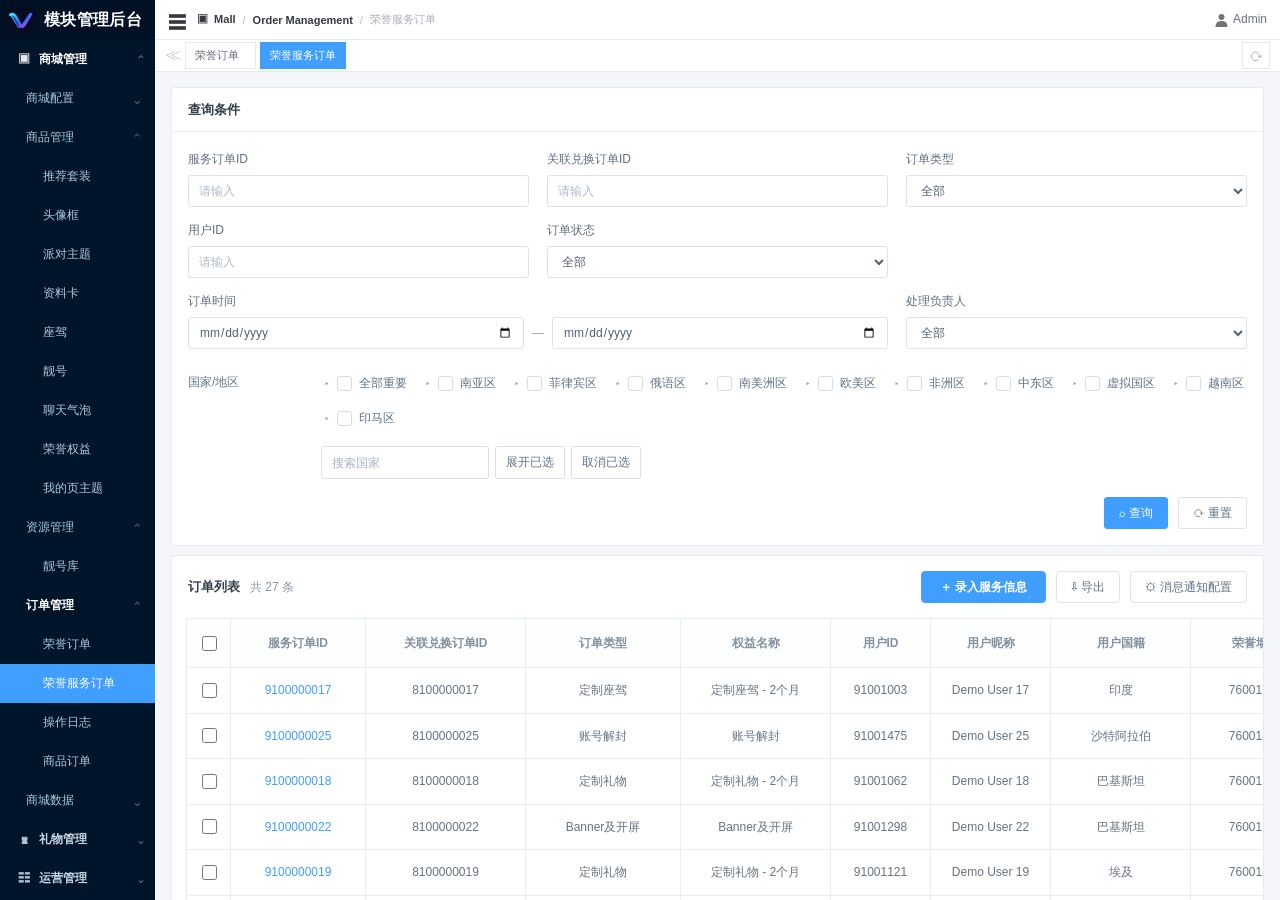
<file: v2/honor-service-orders-zh.html>
<!DOCTYPE html>
<html lang="zh-CN">
<head>
<meta charset="UTF-8">
<meta name="viewport" content="width=device-width, initial-scale=1.0">
<title>V2 · 荣誉服务订单｜中文对照版</title>
<style>
:root{--blue:#409eff;--blue-hover:#66b1ff;--nav:#001529;--nav-text:#adc8e1;--border:#e8edf3;--muted:#909399;--text:#606266}
*{box-sizing:border-box}html,body{margin:0;width:100%;height:100%;font-family:Arial,"Microsoft YaHei","PingFang SC",sans-serif;color:var(--text);font-size:12px;background:#f4f6f9}button,input,select{font:inherit}button{cursor:pointer}button:disabled{opacity:.55;cursor:not-allowed}#app{height:100vh;display:flex;overflow:hidden}
.sidebar{width:155px;flex:none;background:var(--nav);color:#fff;display:flex;flex-direction:column;height:100vh}.brand{height:40px;display:flex;align-items:center;gap:8px;padding:0 5px;font-size:16px;font-weight:700;white-space:nowrap;background:#001125;letter-spacing:.3px}.brand-icon{width:31px;height:29px;border-radius:7px;background:#040d21;display:flex;align-items:center;justify-content:center;flex:none}.brand-icon svg{width:28px;height:26px}.nav-scroll{overflow-y:auto;flex:1;scrollbar-width:thin;scrollbar-color:#13324b transparent}.nav-group-header,.nav-subhead,.nav-item{height:39px;display:flex;align-items:center;cursor:pointer;position:relative;white-space:nowrap;transition:background .15s}.nav-group-header{font-size:12px;padding:0 11px 0 18px;gap:10px;color:#c6d5e4;font-weight:600}.nav-group-header:hover,.nav-subhead:hover,.nav-item:hover{color:white;background:#0b2843}.nav-group-header .nav-icon{width:11px;height:11px;display:inline-flex;align-items:center;justify-content:center;opacity:.9}.nav-group-header .chevron{margin-left:auto;font-size:14px;font-weight:400;transform:translateY(-1px);color:#8fa9bc}.nav-subhead{padding-left:26px;padding-right:14px;color:#a9c9df;justify-content:space-between}.nav-subhead b{font-size:15px;font-weight:normal;color:#7193aa}.nav-item{padding-left:43px;color:var(--nav-text);font-size:12px}.nav-item.active{color:white;background:#409eff}.nav-item.subactive{color:white;background:#092843}.nav-group-header.active-parent{color:#fff}.nav-group.collapsed .nav-group-body,.nav-subsection.collapsed .nav-subitems{display:none}.nav-separator{height:2px}
.workspace{flex:1;min-width:0;display:flex;flex-direction:column;overflow:hidden}.topbar{flex:none;height:40px;background:#fff;display:flex;align-items:center;padding:0 13px;border-bottom:1px solid #e8eaf0;gap:12px;color:#343a40;font-weight:600}.hamburger{width:17px;height:17px;border:0;background:none;display:grid;align-items:center;padding:0;color:#34383e;font-size:18px}.breadcrumb{display:flex;align-items:center;gap:7px;white-space:nowrap}.breadcrumb .end{color:#a7afbb;font-weight:400}.breadcrumb .slash{color:#b7bec8;font-weight:400}.top-actions{margin-left:auto;display:flex;align-items:center;gap:16px;color:#69717b;font-weight:400}.theme-toggle{border:1px solid #d5dce5;width:31px;height:17px;background:#f3f4f8;border-radius:11px;position:relative;padding:0}.theme-toggle:before{content:"";width:13px;height:13px;border-radius:100%;background:white;border:1px solid #ccd6e0;position:absolute;left:1px;top:1px;box-shadow:0 1px 2px #b8c2d2}.theme-toggle:after{content:"☾";position:absolute;right:2px;top:-1px;color:#ffca28;font-size:15px}.lang{font-size:18px;color:#787d87}.profile{white-space:nowrap}.profile svg{vertical-align:middle;margin-right:5px;fill:#6f737a}
.tabs{height:32px;flex:none;display:flex;align-items:center;background:#fff;border-bottom:1px solid #e5eaf1;padding:0 10px;gap:4px}.tabs .tiny-arrow{font-size:16px;color:#bbc4ce;border:0;background:none;margin-right:0}.tab{height:27px;line-height:25px;padding:0 14px;min-width:71px;border:1px solid #e4e8ee;color:#64707d;background:#fff}.tab.active{border-color:#409eff;background:#409eff;color:#fff}.tabs .tab-spacer{flex:1}.tab-icon{border:1px solid #e4e8ee;background:#fff;height:27px;width:28px;color:#aab2bb;font-size:15px}
.content{overflow:auto;flex:1;min-width:0;padding:16px 16px 14px;background:#f4f6f9}.card{background:#fff;border:1px solid #e5eaf0;border-radius:3px;min-width:1070px}.search-panel{margin-bottom:7px}.card-title{height:44px;display:flex;align-items:center;padding:0 16px;font-size:13px;font-weight:700;color:#343a42;border-bottom:1px solid #e5eaf0}.search-body{padding:10px 16px 13px}.filter-row{display:flex;align-items:center;gap:24px;min-height:49px}.field{display:flex;align-items:center;gap:10px;white-space:nowrap}.label{color:#6e7580}.input,.select{height:28px;background:white;border:1px solid #dce3ed;border-radius:3px;color:#606266;outline:none;transition:border-color .15s}.input:focus,.select:focus{border-color:var(--blue)}.input::placeholder{color:#c0c4cc}.text-input{width:161px;padding:0 12px}.select{width:161px;padding:0 12px;appearance:none;background-image:url("data:image/svg+xml,%3Csvg xmlns='http://www.w3.org/2000/svg' width='14' height='14' viewBox='0 0 24 24' fill='none' stroke='%23b2beca' stroke-width='2'%3E%3Cpath d='m6 9 6 6 6-6'/%3E%3C/svg%3E");background-repeat:no-repeat;background-position:right 8px center;padding-right:25px}.region-line{min-height:43px;display:flex;align-items:center;gap:5px;white-space:nowrap;flex-wrap:wrap}.region-arrow{width:13px;border:0;background:transparent;font-size:11px;color:#151d2a;padding:0}.region-choice{display:inline-flex;align-items:center;gap:5px;white-space:nowrap;color:#555e6b;cursor:pointer}.region-choice input{appearance:none;width:13px;height:13px;margin:0;background:white;border:1px solid #d6dfe8;border-radius:1px;cursor:pointer;position:relative}.region-choice input:checked{background:#409eff;border-color:#409eff}.region-choice input:checked:after{content:"✓";position:absolute;left:1px;top:-3px;color:white;font-size:12px}.country-search{width:115px;height:27px;padding:0 9px;margin-left:3px}.btn{height:28px;border:1px solid #dce3eb;border-radius:3px;background:#fff;color:#606b77;padding:0 11px;display:inline-flex;align-items:center;gap:5px;justify-content:center;white-space:nowrap}.btn:hover{border-color:#b3d8ff;color:#409eff}.btn.primary{background:#409eff;border-color:#409eff;color:white}.btn.primary:hover{background:#66b1ff}.btn.danger{background:#f56c6c;border-color:#f56c6c;color:#fff}.btn.danger:hover{background:#f78989}.btn.small{height:26px;padding:0 13px}.btn.tiny{height:27px;padding:0 11px}.date-pair{display:flex;align-items:center;border:1px solid #dce3ed;height:28px;border-radius:3px;width:326px;position:relative}.date-pair:focus-within{border-color:#409eff}.date-icon{font-size:13px;color:#acb5c1;margin:0 9px}.date-pair input{min-width:0;width:133px;flex:1;border:none;outline:none;color:#596579;height:24px;text-align:center;background:none}.date-pair input::placeholder{color:#bec7d1}.date-dash{color:#8c949f;font-size:12px;padding:0 5px}.date-pair input[type=date]{font-size:11px}.actions-filter{display:flex;gap:9px}.search-symbol{font-size:14px;font-weight:700;line-height:1}.select-state{width:162px}
.list-card{overflow:hidden}.list-toolbar{height:54px;display:flex;align-items:center;padding:0 15px;justify-content:space-between}.list-label{font-size:13px;font-weight:700;color:#30343b}.count{font-size:12px;font-weight:400;margin-left:11px;color:#555d65}.toolbar-actions{display:flex;gap:10px}.table-wrap{width:100%;overflow-x:auto;padding:0 14px;scrollbar-width:thin}.orders-table{border-collapse:collapse;table-layout:fixed;min-width:1836px;width:100%;color:#626e7b;text-align:center;font-size:12px}.orders-table th{height:50px;border:1px solid #e7edf4;color:#939dac;font-weight:600;background:#fff;line-height:19px}.orders-table td{height:69px;padding:5px;border:1px solid #e7edf4;vertical-align:middle;line-height:19px;overflow-wrap:anywhere}.orders-table .benefit{line-height:20px}.orders-table .username{line-height:19px;word-break:break-word}.orders-table .time-cell{line-height:20px}.orders-table .waiting{color:red}.orders-table .muted{color:#9ca5b0}.orders-table .inline-actions{white-space:nowrap;display:flex;gap:4px;align-items:center;justify-content:center}.orders-table .action-btn{min-width:44px;height:27px;padding:0 10px;font-size:12px;border:none;border-radius:3px;color:white;background:#409eff}.orders-table .action-btn.red{background:#f56c6c}.orders-table tr:hover td{background:#f8fbff}.orders-table .status-pending-return{color:#e6a23c}.orders-table .status-completed{color:#67c23a}.orders-table .status-returned{color:#f56c6c}.orders-table .empty-row td{height:210px;color:#a4acb8}.pagination{height:48px;display:flex;align-items:center;gap:12px;padding:0 15px}.page-size{width:105px;height:28px;font-size:12px}.pg-btn{border:none;background:transparent;color:#bbc3cc;min-width:19px;height:27px;font-size:16px}.pg-btn:not(:disabled):hover{color:#409eff}.page-num{background:#fff;border:1px solid #e0e5ed;min-width:42px;height:28px;color:#59606c}.page-input{height:27px;width:43px;border:1px solid #dce3ed;border-radius:3px;text-align:center;outline:none}.pagination .right{margin-left:auto;color:#7c8794}.notice{position:fixed;right:20px;top:24px;background:#fff;border:1px solid #d8e6f4;box-shadow:0 3px 16px #001b3620;padding:13px 18px;border-radius:4px;color:#596373;z-index:100;max-width:360px}.notice.success{border-left:3px solid #67c23a}.notice.error{border-left:3px solid #f56c6c}
.overlay{position:fixed;inset:0;background:rgba(0,0,0,.38);z-index:90;display:none;align-items:center;justify-content:center}.overlay.open{display:flex}.dialog{width:480px;background:white;box-shadow:0 16px 44px #10223535;border-radius:5px;overflow:hidden}.dialog-head{height:53px;padding:0 21px;display:flex;align-items:center;justify-content:space-between;border-bottom:1px solid #edf0f5;font-size:16px;font-weight:600;color:#333}.dialog-close{border:none;background:none;color:#9da5af;font-size:24px}.dialog-content{padding:25px 23px;color:#606b77;font-size:13px;line-height:1.9}.dialog-footer{border-top:1px solid #edf0f5;padding:13px 22px;display:flex;justify-content:flex-end;gap:10px}.upload-area{background:#f9fbfe;border:1px dashed #cad6e3;border-radius:5px;padding:25px 18px;text-align:center;margin-bottom:12px;cursor:pointer}.upload-area:hover{border-color:#409eff}.hint{font-size:12px;color:#969fa9}.link{background:none;color:#409eff;border:none;padding:0;cursor:pointer}.country-pop{position:fixed;background:#fff;border:1px solid #e2e7ed;box-shadow:0 8px 20px #101f3320;z-index:70;width:300px;padding:12px;display:none;border-radius:4px}.country-pop.open{display:block}.country-pop-head{display:flex;justify-content:space-between;align-items:center;margin-bottom:10px}.country-tags{display:flex;gap:6px;flex-wrap:wrap}.country-tag{background:#ecf5ff;color:#409eff;border:1px solid #d9ecff;border-radius:3px;padding:5px 8px;font-size:12px}.country-tag span{cursor:pointer;margin-left:6px}.country-empty{color:#b0b8c0;padding:15px 0;text-align:center}.placeholder-view{display:none;background:#fff;padding:30px;min-height:220px;border:1px solid #e5eaf0;font-size:13px;color:#8895a3}.content.placeholder-mode .search-panel,.content.placeholder-mode .list-card{display:none}.content.placeholder-mode .placeholder-view{display:block}.tiny-sidebar{width:55px}.tiny-sidebar .brand{overflow:hidden}.tiny-sidebar .brand span,.tiny-sidebar .nav-scroll{display:none}.sidebar{transition:width .18s}
@media(max-width:1500px){.content{padding:12px}.card{min-width:990px}.region-line{gap:4px}.table-wrap{padding:0 10px}}@media(max-width:1100px){.sidebar{width:132px}.brand{font-size:13px}.nav-item{padding-left:32px}.nav-subhead{padding-left:20px}.top-actions{gap:8px}}

/* 与后台 Element 风格一致的权益/订单状态下拉选择器 */
.smart-select{position:relative;display:inline-flex;width:161px;height:28px;align-items:center;flex:none;border:1px solid #dce3ed;border-radius:3px;background:#fff;z-index:3}
.smart-select:focus-within,.smart-select.open{border-color:#409eff;z-index:15}
.smart-display{width:100%;height:26px;min-width:0;border:0;outline:0;padding:0 32px 0 11px;background:transparent;color:#606266;font-size:12px;overflow:hidden;text-overflow:ellipsis;white-space:nowrap}
.smart-display::placeholder{color:#c0c4cc}
.smart-arrow{position:absolute;right:11px;top:9px;width:7px;height:7px;border-right:1px solid #a4b3c4;border-bottom:1px solid #a4b3c4;transform:rotate(45deg);pointer-events:none;transition:transform .14s}
.smart-select.open .smart-arrow{transform:translateY(4px) rotate(225deg)}
.smart-select:has(.smart-clear.visible) .smart-arrow{display:none}
.smart-clear{display:none;position:absolute;right:7px;top:4px;width:17px;height:17px;line-height:15px;text-align:center;padding:0;border:1px solid #c0c4cc;color:#bdc3cd;border-radius:50%;background:#fff;font-size:13px;z-index:2}
.smart-clear.visible{display:block}
.smart-select.open .smart-clear{display:none}
.smart-select .smart-pop{display:none;position:absolute;top:37px;left:0;background:white;border:1px solid #e4e7ed;border-radius:4px;box-shadow:0 2px 12px 0 rgba(0,0,0,.13);width:270px;padding:5px 0;z-index:30}
.smart-select.open .smart-pop{display:block}
.smart-select .smart-pop::before{content:"";position:absolute;left:32px;top:-7px;width:11px;height:11px;background:#fff;border-top:1px solid #e4e7ed;border-left:1px solid #e4e7ed;transform:rotate(45deg)}
.smart-options{height:auto;max-height:236px;overflow-y:auto;overscroll-behavior:contain;scrollbar-width:thin;scrollbar-color:#c9cdd4 #fff}
.smart-option{display:flex;align-items:center;min-height:31px;padding:0 16px;color:#606266;font-size:12px;white-space:nowrap;cursor:pointer}
.smart-option:hover,.smart-option.hovered{background:#f5f7fa}
.smart-option.selected{font-weight:600;color:#409eff}
.smart-option .muted-option{color:#929ba7}
.smart-options .no-match{height:45px;display:grid;place-items:center;color:#a0a8b0}
.state-smart{width:161px}.state-smart .smart-pop{width:189px}
.state-smart .smart-option{min-height:29px;padding-left:18px}
.state-smart .smart-options{max-height:190px}
</style>
<link rel="stylesheet" href="./honor-service-orders.css">
</head>
<body>
<div id="app">
<aside class="sidebar service-sidebar" id="soSidebar">
  <div class="brand"><div class="brand-icon"><svg viewBox="0 0 48 36" fill="none"><defs><linearGradient id="gradient" x1="0" x2="1" y1="0" y2="1"><stop stop-color="#32e6ff"/><stop offset=".5" stop-color="#356cff"/><stop offset="1" stop-color="#b342e9"/></linearGradient></defs><path d="M6 9c4-2 7-1 10 5l7 13c2 3 4 3 7-1l11-18" stroke="url(#gradient)" stroke-width="5" stroke-linecap="round"/><path d="M7 9 18 28c2 3 4 4 7 0L40 7" stroke="url(#gradient)" stroke-width="3" opacity=".82" stroke-linecap="round"/></svg></div><span>模块管理后台</span></div>
  <div class="nav-scroll">
    <div class="nav-group" data-navgroup="mall">
      <div class="nav-group-header active-parent"><span class="nav-icon">▣</span>商城管理<span class="chevron">⌃</span></div>
      <div class="nav-group-body">
        <div class="nav-subsection collapsed"><div class="nav-subhead">商城配置<b>⌄</b></div><div class="nav-subitems"><div class="nav-item">商城基础配置</div></div></div>
        <div class="nav-subsection"><div class="nav-subhead">商品管理<b>⌃</b></div><div class="nav-subitems">
          <div class="nav-item">推荐套装</div><div class="nav-item">头像框</div><div class="nav-item">派对主题</div><div class="nav-item">资料卡</div><div class="nav-item">座驾</div><div class="nav-item">靓号</div><div class="nav-item">聊天气泡</div><div class="nav-item">荣誉权益</div><div class="nav-item">我的页主题</div>
        </div></div>
        <div class="nav-subsection"><div class="nav-subhead">资源管理<b>⌃</b></div><div class="nav-subitems"><div class="nav-item">靓号库</div></div></div>
        <div class="nav-subsection"><div class="nav-subhead" style="color:#fff;font-weight:600">订单管理<b>⌃</b></div><div class="nav-subitems"><a class="nav-item" href="./index.html" style="text-decoration:none">荣誉订单</a><a class="nav-item active" href="./honor-service-orders-zh.html" style="text-decoration:none">荣誉服务订单</a><a class="nav-item" href="./honor-operation-logs.html" style="text-decoration:none">操作日志</a><div class="nav-item">商品订单</div></div></div>
        <div class="nav-subsection collapsed"><div class="nav-subhead">商城数据<b>⌄</b></div><div class="nav-subitems"><div class="nav-item">数据统计</div></div></div>
      </div>
    </div>
    <div class="nav-group collapsed"><div class="nav-group-header"><span class="nav-icon">♜</span>礼物管理<span class="chevron">⌄</span></div><div class="nav-group-body"><div class="nav-subsection collapsed"><div class="nav-subhead">礼物基础管理<b>⌄</b></div><div class="nav-subitems"><div class="nav-item">礼物配置</div></div></div><div class="nav-subsection collapsed"><div class="nav-subhead">礼物消息管理<b>⌄</b></div><div class="nav-subitems"><div class="nav-item">消息列表</div></div></div></div></div>
    <div class="nav-group collapsed"><div class="nav-group-header"><span class="nav-icon">☷</span>运营管理<span class="chevron">⌄</span></div><div class="nav-group-body"><div class="nav-item">活动管理</div></div></div>
    <div class="nav-group collapsed"><div class="nav-group-header"><span class="nav-icon">▧</span>内容管理<span class="chevron">⌄</span></div><div class="nav-group-body"><div class="nav-item">内容审核</div></div></div>
  </div>
</aside>
<section class="workspace service-workspace">
  <header class="topbar"><button class="hamburger" id="soSidebarToggle" aria-label="Toggle sidebar">☰</button><div class="breadcrumb"><span>▣&nbsp; Mall</span><span class="slash">/</span><span>Order Management</span><span class="slash">/</span><span class="end" id="crumbEnd">Honor Service Orders</span></div><div class="top-actions"><span class="profile"><svg width="13" height="14" viewBox="0 0 13 14"><circle cx="6.5" cy="4" r="3"/><path d="M.5 14c0-4 2-6 6-6s6 2 6 6"/></svg>Admin</span></div></header>
  <nav class="tabs"><span class="tiny-arrow" aria-hidden="true">≪</span><a class="tab" href="./index.html" style="text-decoration:none">Honor Orders</a><button class="tab active">Honor Service Orders</button><div class="tab-spacer"></div><button class="tab-icon" type="button" title="Refresh" id="soRefresh">⟳</button></nav>
  
<main class="content so-content" id="soMain">
 <section class="so-card"><div class="so-card-title">Search Filters</div>
 <form id="soFilterForm" autocomplete="off"><div class="so-filters">
 <label class="so-control"><span class="so-control-label">Service Order ID</span><input id="soFilterServiceId" class="so-input" type="text" placeholder="Please enter"></label><label class="so-control"><span class="so-control-label">Redeemed Order ID</span><input id="soFilterRedeemedId" class="so-input" type="text" placeholder="Please enter"></label><label class="so-control"><span class="so-control-label">Order Type</span><select id="soFilterType"><option value="">All</option></select></label><label class="so-control"><span class="so-control-label">User ID</span><input id="soFilterUid" class="so-input" type="text" placeholder="Please enter"></label><label class="so-control"><span class="so-control-label">Order Status</span><select id="soFilterStatus"><option value="">All</option></select></label><div class="so-control so-date-wide"><span class="so-control-label">Order Time</span><div class="so-date-range"><input id="soFilterStart" class="so-input" type="date" aria-label="Start Date"><span>—</span><input id="soFilterEnd" class="so-input" type="date" aria-label="End Date"></div></div><label class="so-control"><span class="so-control-label">Assigned To</span><select id="soFilterAssignee"><option value="">All</option></select></label></div><div class="so-region-filter-line"><span class="so-region-filter-label">Nationality / Region</span><div id="soFilterRegions" class="so-region-widget" data-mode="multi" data-region-kind="filter"></div></div><div class="so-search-footer">
 <button class="so-button primary" type="submit">⌕ Search</button>
 <button class="so-button" id="soFilterReset" type="button">⟳ Reset</button>
 </div></form></section>
 <section class="so-card"><div class="so-table-toolbar"><div class="so-table-heading">Order List<span class="so-count" id="soCount">Total 0</span><span class="so-selected-count" id="soSelectedCount"></span></div><div class="so-list-actions" role="group" aria-label="Order List Actions"><button class="so-button primary" id="soAddOrder" type="button">＋ 录入服务信息</button><button class="so-button" id="soExportOrders" type="button">⇩ Export</button><button class="so-button" id="soNotificationSettings" type="button">⚙ Notification Settings</button></div></div>
 <div class="so-table-scroller"><table class="so-table">
 <colgroup><col style="width:44px"><col style="width:135px"><col style="width:160px"><col style="width:155px"><col style="width:150px"><col style="width:100px"><col style="width:120px"><col style="width:140px"><col style="width:130px"><col style="width:130px"><col style="width:145px"><col style="width:130px"><col style="width:145px"><col style="width:140px"><col style="width:355px"></colgroup>
 <thead><tr><th class="so-select-col"><input type="checkbox" id="soSelectAll" aria-label="Select all orders on this page" title="Select all on page"></th><th>Service Order ID</th><th>Redeemed Order ID</th><th>Order Type</th><th>Benefit Name</th><th>User ID</th><th>Username</th><th>Nationality</th><th>Honor Wall ID</th><th>Order Status</th><th>Order Time</th><th>Assigned To</th><th>Updated Time</th><th>Operator</th><th>Actions</th></tr></thead><tbody id="soTableBody"><tr><td colspan="15" class="so-empty">No Data</td></tr></tbody></table></div>
 <div class="so-pagination"><button id="soPrev" type="button" aria-label="Previous">‹</button><span id="soPage">1 / 1</span><button id="soNext" type="button" aria-label="Next">›</button><span class="so-page-info" id="soPageSummary">Total 0 records</span></div>
 </section>
</main>
</section></div>
<datalist id="soCountryList"></datalist><datalist id="soAssigneeList"></datalist><datalist id="soDesignerList"><option value="@Jackson W YANG"></option><option value="@Luka YM GAO"></option><option value="@MA-Emillia"></option></datalist>
<div class="so-overlay" id="soModal" aria-hidden="true">
 <div class="so-dialog" role="dialog" aria-modal="true" aria-labelledby="soModalTitle">
 <div class="so-dialog-header"><div><h2 class="so-dialog-heading" id="soModalTitle">Add Order</h2><p class="so-dialog-subtitle" id="soModalSubtitle"></p></div><button class="so-dialog-x" type="button" id="soModalClose" aria-label="Close">×</button></div>
 <div class="so-tabline"><span>Order Type</span><strong class="so-type-tag" id="soTypeTag"></strong></div>
 <div class="so-dialog-body" id="soModalBody"></div><div class="so-dialog-footer" id="soModalFooter"></div>
 </div></div>
<div class="so-overlay" id="soSmallOverlay" aria-hidden="true" style="z-index:200"><div class="so-dialog narrow" role="dialog" aria-modal="true" aria-labelledby="soSmallTitle">
<div class="so-dialog-header"><h2 class="so-dialog-heading" id="soSmallTitle"></h2><button class="so-dialog-x" type="button" id="soSmallClose" aria-label="Close">×</button></div>
<div class="so-dialog-body" id="soSmallBody"></div><div class="so-dialog-footer" id="soSmallFooter"></div></div></div>
<script src="./honor-audit-shared-zh.js"></script>
<script src="./honor-service-orders-demo.js"></script>
<script src="./honor-service-local-media.js"></script>
<script src="./honor-service-orders-zh-i18n.js"></script>
<script src="./honor-service-orders-zh.js"></script>
</body></html>
</file>
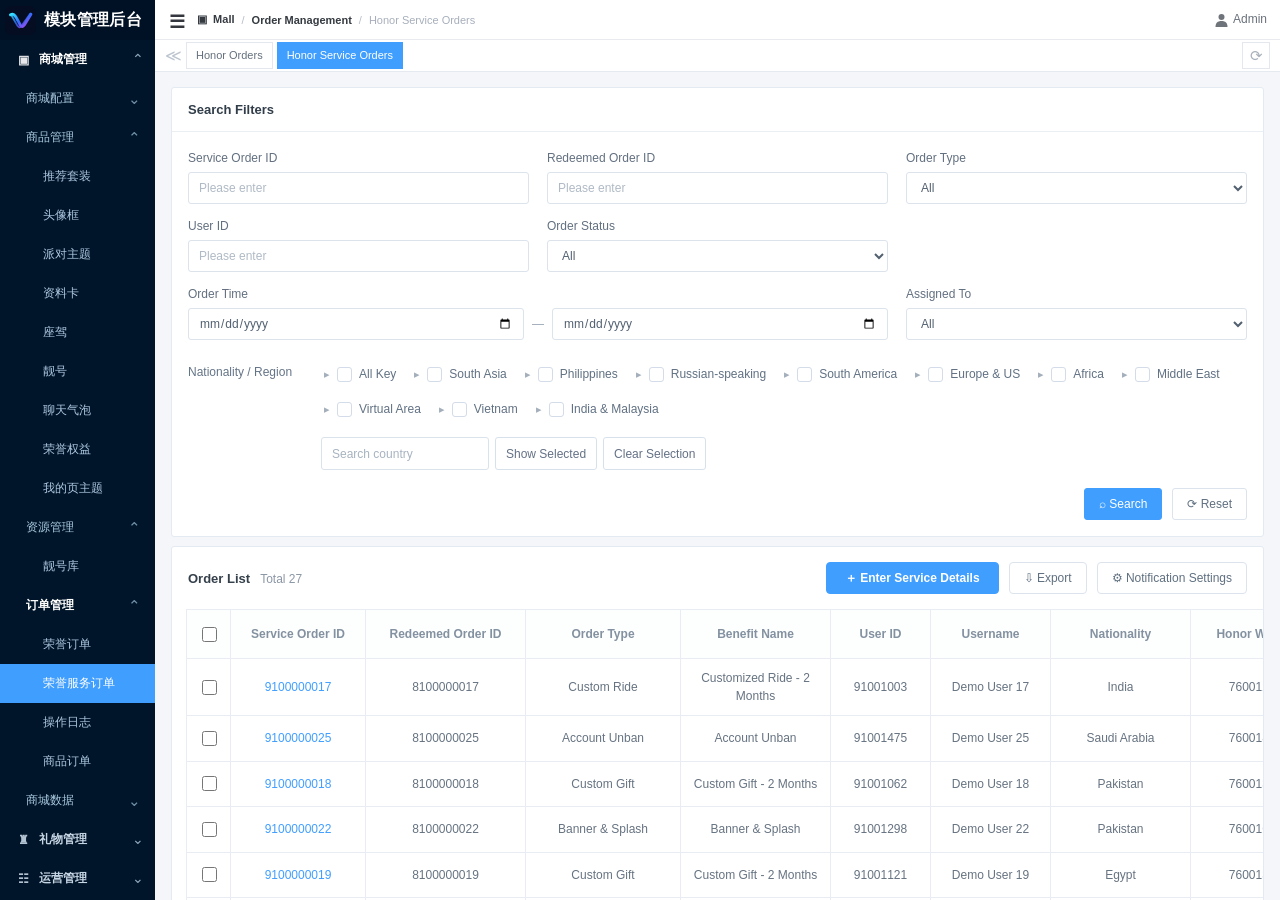
<file: v2/honor-service-orders.html>
<!DOCTYPE html>
<html lang="en">
<head>
<meta charset="UTF-8">
<meta name="viewport" content="width=device-width, initial-scale=1.0">
<title>V2 · Honor Service Orders</title>
<style>
:root{--blue:#409eff;--blue-hover:#66b1ff;--nav:#001529;--nav-text:#adc8e1;--border:#e8edf3;--muted:#909399;--text:#606266}
*{box-sizing:border-box}html,body{margin:0;width:100%;height:100%;font-family:Arial,"Microsoft YaHei","PingFang SC",sans-serif;color:var(--text);font-size:12px;background:#f4f6f9}button,input,select{font:inherit}button{cursor:pointer}button:disabled{opacity:.55;cursor:not-allowed}#app{height:100vh;display:flex;overflow:hidden}
.sidebar{width:155px;flex:none;background:var(--nav);color:#fff;display:flex;flex-direction:column;height:100vh}.brand{height:40px;display:flex;align-items:center;gap:8px;padding:0 5px;font-size:16px;font-weight:700;white-space:nowrap;background:#001125;letter-spacing:.3px}.brand-icon{width:31px;height:29px;border-radius:7px;background:#040d21;display:flex;align-items:center;justify-content:center;flex:none}.brand-icon svg{width:28px;height:26px}.nav-scroll{overflow-y:auto;flex:1;scrollbar-width:thin;scrollbar-color:#13324b transparent}.nav-group-header,.nav-subhead,.nav-item{height:39px;display:flex;align-items:center;cursor:pointer;position:relative;white-space:nowrap;transition:background .15s}.nav-group-header{font-size:12px;padding:0 11px 0 18px;gap:10px;color:#c6d5e4;font-weight:600}.nav-group-header:hover,.nav-subhead:hover,.nav-item:hover{color:white;background:#0b2843}.nav-group-header .nav-icon{width:11px;height:11px;display:inline-flex;align-items:center;justify-content:center;opacity:.9}.nav-group-header .chevron{margin-left:auto;font-size:14px;font-weight:400;transform:translateY(-1px);color:#8fa9bc}.nav-subhead{padding-left:26px;padding-right:14px;color:#a9c9df;justify-content:space-between}.nav-subhead b{font-size:15px;font-weight:normal;color:#7193aa}.nav-item{padding-left:43px;color:var(--nav-text);font-size:12px}.nav-item.active{color:white;background:#409eff}.nav-item.subactive{color:white;background:#092843}.nav-group-header.active-parent{color:#fff}.nav-group.collapsed .nav-group-body,.nav-subsection.collapsed .nav-subitems{display:none}.nav-separator{height:2px}
.workspace{flex:1;min-width:0;display:flex;flex-direction:column;overflow:hidden}.topbar{flex:none;height:40px;background:#fff;display:flex;align-items:center;padding:0 13px;border-bottom:1px solid #e8eaf0;gap:12px;color:#343a40;font-weight:600}.hamburger{width:17px;height:17px;border:0;background:none;display:grid;align-items:center;padding:0;color:#34383e;font-size:18px}.breadcrumb{display:flex;align-items:center;gap:7px;white-space:nowrap}.breadcrumb .end{color:#a7afbb;font-weight:400}.breadcrumb .slash{color:#b7bec8;font-weight:400}.top-actions{margin-left:auto;display:flex;align-items:center;gap:16px;color:#69717b;font-weight:400}.theme-toggle{border:1px solid #d5dce5;width:31px;height:17px;background:#f3f4f8;border-radius:11px;position:relative;padding:0}.theme-toggle:before{content:"";width:13px;height:13px;border-radius:100%;background:white;border:1px solid #ccd6e0;position:absolute;left:1px;top:1px;box-shadow:0 1px 2px #b8c2d2}.theme-toggle:after{content:"☾";position:absolute;right:2px;top:-1px;color:#ffca28;font-size:15px}.lang{font-size:18px;color:#787d87}.profile{white-space:nowrap}.profile svg{vertical-align:middle;margin-right:5px;fill:#6f737a}
.tabs{height:32px;flex:none;display:flex;align-items:center;background:#fff;border-bottom:1px solid #e5eaf1;padding:0 10px;gap:4px}.tabs .tiny-arrow{font-size:16px;color:#bbc4ce;border:0;background:none;margin-right:0}.tab{height:27px;line-height:25px;padding:0 14px;min-width:71px;border:1px solid #e4e8ee;color:#64707d;background:#fff}.tab.active{border-color:#409eff;background:#409eff;color:#fff}.tabs .tab-spacer{flex:1}.tab-icon{border:1px solid #e4e8ee;background:#fff;height:27px;width:28px;color:#aab2bb;font-size:15px}
.content{overflow:auto;flex:1;min-width:0;padding:16px 16px 14px;background:#f4f6f9}.card{background:#fff;border:1px solid #e5eaf0;border-radius:3px;min-width:1070px}.search-panel{margin-bottom:7px}.card-title{height:44px;display:flex;align-items:center;padding:0 16px;font-size:13px;font-weight:700;color:#343a42;border-bottom:1px solid #e5eaf0}.search-body{padding:10px 16px 13px}.filter-row{display:flex;align-items:center;gap:24px;min-height:49px}.field{display:flex;align-items:center;gap:10px;white-space:nowrap}.label{color:#6e7580}.input,.select{height:28px;background:white;border:1px solid #dce3ed;border-radius:3px;color:#606266;outline:none;transition:border-color .15s}.input:focus,.select:focus{border-color:var(--blue)}.input::placeholder{color:#c0c4cc}.text-input{width:161px;padding:0 12px}.select{width:161px;padding:0 12px;appearance:none;background-image:url("data:image/svg+xml,%3Csvg xmlns='http://www.w3.org/2000/svg' width='14' height='14' viewBox='0 0 24 24' fill='none' stroke='%23b2beca' stroke-width='2'%3E%3Cpath d='m6 9 6 6 6-6'/%3E%3C/svg%3E");background-repeat:no-repeat;background-position:right 8px center;padding-right:25px}.region-line{min-height:43px;display:flex;align-items:center;gap:5px;white-space:nowrap;flex-wrap:wrap}.region-arrow{width:13px;border:0;background:transparent;font-size:11px;color:#151d2a;padding:0}.region-choice{display:inline-flex;align-items:center;gap:5px;white-space:nowrap;color:#555e6b;cursor:pointer}.region-choice input{appearance:none;width:13px;height:13px;margin:0;background:white;border:1px solid #d6dfe8;border-radius:1px;cursor:pointer;position:relative}.region-choice input:checked{background:#409eff;border-color:#409eff}.region-choice input:checked:after{content:"✓";position:absolute;left:1px;top:-3px;color:white;font-size:12px}.country-search{width:115px;height:27px;padding:0 9px;margin-left:3px}.btn{height:28px;border:1px solid #dce3eb;border-radius:3px;background:#fff;color:#606b77;padding:0 11px;display:inline-flex;align-items:center;gap:5px;justify-content:center;white-space:nowrap}.btn:hover{border-color:#b3d8ff;color:#409eff}.btn.primary{background:#409eff;border-color:#409eff;color:white}.btn.primary:hover{background:#66b1ff}.btn.danger{background:#f56c6c;border-color:#f56c6c;color:#fff}.btn.danger:hover{background:#f78989}.btn.small{height:26px;padding:0 13px}.btn.tiny{height:27px;padding:0 11px}.date-pair{display:flex;align-items:center;border:1px solid #dce3ed;height:28px;border-radius:3px;width:326px;position:relative}.date-pair:focus-within{border-color:#409eff}.date-icon{font-size:13px;color:#acb5c1;margin:0 9px}.date-pair input{min-width:0;width:133px;flex:1;border:none;outline:none;color:#596579;height:24px;text-align:center;background:none}.date-pair input::placeholder{color:#bec7d1}.date-dash{color:#8c949f;font-size:12px;padding:0 5px}.date-pair input[type=date]{font-size:11px}.actions-filter{display:flex;gap:9px}.search-symbol{font-size:14px;font-weight:700;line-height:1}.select-state{width:162px}
.list-card{overflow:hidden}.list-toolbar{height:54px;display:flex;align-items:center;padding:0 15px;justify-content:space-between}.list-label{font-size:13px;font-weight:700;color:#30343b}.count{font-size:12px;font-weight:400;margin-left:11px;color:#555d65}.toolbar-actions{display:flex;gap:10px}.table-wrap{width:100%;overflow-x:auto;padding:0 14px;scrollbar-width:thin}.orders-table{border-collapse:collapse;table-layout:fixed;min-width:1836px;width:100%;color:#626e7b;text-align:center;font-size:12px}.orders-table th{height:50px;border:1px solid #e7edf4;color:#939dac;font-weight:600;background:#fff;line-height:19px}.orders-table td{height:69px;padding:5px;border:1px solid #e7edf4;vertical-align:middle;line-height:19px;overflow-wrap:anywhere}.orders-table .benefit{line-height:20px}.orders-table .username{line-height:19px;word-break:break-word}.orders-table .time-cell{line-height:20px}.orders-table .waiting{color:red}.orders-table .muted{color:#9ca5b0}.orders-table .inline-actions{white-space:nowrap;display:flex;gap:4px;align-items:center;justify-content:center}.orders-table .action-btn{min-width:44px;height:27px;padding:0 10px;font-size:12px;border:none;border-radius:3px;color:white;background:#409eff}.orders-table .action-btn.red{background:#f56c6c}.orders-table tr:hover td{background:#f8fbff}.orders-table .status-pending-return{color:#e6a23c}.orders-table .status-completed{color:#67c23a}.orders-table .status-returned{color:#f56c6c}.orders-table .empty-row td{height:210px;color:#a4acb8}.pagination{height:48px;display:flex;align-items:center;gap:12px;padding:0 15px}.page-size{width:105px;height:28px;font-size:12px}.pg-btn{border:none;background:transparent;color:#bbc3cc;min-width:19px;height:27px;font-size:16px}.pg-btn:not(:disabled):hover{color:#409eff}.page-num{background:#fff;border:1px solid #e0e5ed;min-width:42px;height:28px;color:#59606c}.page-input{height:27px;width:43px;border:1px solid #dce3ed;border-radius:3px;text-align:center;outline:none}.pagination .right{margin-left:auto;color:#7c8794}.notice{position:fixed;right:20px;top:24px;background:#fff;border:1px solid #d8e6f4;box-shadow:0 3px 16px #001b3620;padding:13px 18px;border-radius:4px;color:#596373;z-index:100;max-width:360px}.notice.success{border-left:3px solid #67c23a}.notice.error{border-left:3px solid #f56c6c}
.overlay{position:fixed;inset:0;background:rgba(0,0,0,.38);z-index:90;display:none;align-items:center;justify-content:center}.overlay.open{display:flex}.dialog{width:480px;background:white;box-shadow:0 16px 44px #10223535;border-radius:5px;overflow:hidden}.dialog-head{height:53px;padding:0 21px;display:flex;align-items:center;justify-content:space-between;border-bottom:1px solid #edf0f5;font-size:16px;font-weight:600;color:#333}.dialog-close{border:none;background:none;color:#9da5af;font-size:24px}.dialog-content{padding:25px 23px;color:#606b77;font-size:13px;line-height:1.9}.dialog-footer{border-top:1px solid #edf0f5;padding:13px 22px;display:flex;justify-content:flex-end;gap:10px}.upload-area{background:#f9fbfe;border:1px dashed #cad6e3;border-radius:5px;padding:25px 18px;text-align:center;margin-bottom:12px;cursor:pointer}.upload-area:hover{border-color:#409eff}.hint{font-size:12px;color:#969fa9}.link{background:none;color:#409eff;border:none;padding:0;cursor:pointer}.country-pop{position:fixed;background:#fff;border:1px solid #e2e7ed;box-shadow:0 8px 20px #101f3320;z-index:70;width:300px;padding:12px;display:none;border-radius:4px}.country-pop.open{display:block}.country-pop-head{display:flex;justify-content:space-between;align-items:center;margin-bottom:10px}.country-tags{display:flex;gap:6px;flex-wrap:wrap}.country-tag{background:#ecf5ff;color:#409eff;border:1px solid #d9ecff;border-radius:3px;padding:5px 8px;font-size:12px}.country-tag span{cursor:pointer;margin-left:6px}.country-empty{color:#b0b8c0;padding:15px 0;text-align:center}.placeholder-view{display:none;background:#fff;padding:30px;min-height:220px;border:1px solid #e5eaf0;font-size:13px;color:#8895a3}.content.placeholder-mode .search-panel,.content.placeholder-mode .list-card{display:none}.content.placeholder-mode .placeholder-view{display:block}.tiny-sidebar{width:55px}.tiny-sidebar .brand{overflow:hidden}.tiny-sidebar .brand span,.tiny-sidebar .nav-scroll{display:none}.sidebar{transition:width .18s}
@media(max-width:1500px){.content{padding:12px}.card{min-width:990px}.region-line{gap:4px}.table-wrap{padding:0 10px}}@media(max-width:1100px){.sidebar{width:132px}.brand{font-size:13px}.nav-item{padding-left:32px}.nav-subhead{padding-left:20px}.top-actions{gap:8px}}

/* 与后台 Element 风格一致的权益/订单状态下拉选择器 */
.smart-select{position:relative;display:inline-flex;width:161px;height:28px;align-items:center;flex:none;border:1px solid #dce3ed;border-radius:3px;background:#fff;z-index:3}
.smart-select:focus-within,.smart-select.open{border-color:#409eff;z-index:15}
.smart-display{width:100%;height:26px;min-width:0;border:0;outline:0;padding:0 32px 0 11px;background:transparent;color:#606266;font-size:12px;overflow:hidden;text-overflow:ellipsis;white-space:nowrap}
.smart-display::placeholder{color:#c0c4cc}
.smart-arrow{position:absolute;right:11px;top:9px;width:7px;height:7px;border-right:1px solid #a4b3c4;border-bottom:1px solid #a4b3c4;transform:rotate(45deg);pointer-events:none;transition:transform .14s}
.smart-select.open .smart-arrow{transform:translateY(4px) rotate(225deg)}
.smart-select:has(.smart-clear.visible) .smart-arrow{display:none}
.smart-clear{display:none;position:absolute;right:7px;top:4px;width:17px;height:17px;line-height:15px;text-align:center;padding:0;border:1px solid #c0c4cc;color:#bdc3cd;border-radius:50%;background:#fff;font-size:13px;z-index:2}
.smart-clear.visible{display:block}
.smart-select.open .smart-clear{display:none}
.smart-select .smart-pop{display:none;position:absolute;top:37px;left:0;background:white;border:1px solid #e4e7ed;border-radius:4px;box-shadow:0 2px 12px 0 rgba(0,0,0,.13);width:270px;padding:5px 0;z-index:30}
.smart-select.open .smart-pop{display:block}
.smart-select .smart-pop::before{content:"";position:absolute;left:32px;top:-7px;width:11px;height:11px;background:#fff;border-top:1px solid #e4e7ed;border-left:1px solid #e4e7ed;transform:rotate(45deg)}
.smart-options{height:auto;max-height:236px;overflow-y:auto;overscroll-behavior:contain;scrollbar-width:thin;scrollbar-color:#c9cdd4 #fff}
.smart-option{display:flex;align-items:center;min-height:31px;padding:0 16px;color:#606266;font-size:12px;white-space:nowrap;cursor:pointer}
.smart-option:hover,.smart-option.hovered{background:#f5f7fa}
.smart-option.selected{font-weight:600;color:#409eff}
.smart-option .muted-option{color:#929ba7}
.smart-options .no-match{height:45px;display:grid;place-items:center;color:#a0a8b0}
.state-smart{width:161px}.state-smart .smart-pop{width:189px}
.state-smart .smart-option{min-height:29px;padding-left:18px}
.state-smart .smart-options{max-height:190px}
</style>
<link rel="stylesheet" href="./honor-service-orders.css">
</head>
<body>
<div id="app">
<aside class="sidebar service-sidebar" id="soSidebar">
  <div class="brand"><div class="brand-icon"><svg viewBox="0 0 48 36" fill="none"><defs><linearGradient id="gradient" x1="0" x2="1" y1="0" y2="1"><stop stop-color="#32e6ff"/><stop offset=".5" stop-color="#356cff"/><stop offset="1" stop-color="#b342e9"/></linearGradient></defs><path d="M6 9c4-2 7-1 10 5l7 13c2 3 4 3 7-1l11-18" stroke="url(#gradient)" stroke-width="5" stroke-linecap="round"/><path d="M7 9 18 28c2 3 4 4 7 0L40 7" stroke="url(#gradient)" stroke-width="3" opacity=".82" stroke-linecap="round"/></svg></div><span>模块管理后台</span></div>
  <div class="nav-scroll">
    <div class="nav-group" data-navgroup="mall">
      <div class="nav-group-header active-parent"><span class="nav-icon">▣</span>商城管理<span class="chevron">⌃</span></div>
      <div class="nav-group-body">
        <div class="nav-subsection collapsed"><div class="nav-subhead">商城配置<b>⌄</b></div><div class="nav-subitems"><div class="nav-item">商城基础配置</div></div></div>
        <div class="nav-subsection"><div class="nav-subhead">商品管理<b>⌃</b></div><div class="nav-subitems">
          <div class="nav-item">推荐套装</div><div class="nav-item">头像框</div><div class="nav-item">派对主题</div><div class="nav-item">资料卡</div><div class="nav-item">座驾</div><div class="nav-item">靓号</div><div class="nav-item">聊天气泡</div><div class="nav-item">荣誉权益</div><div class="nav-item">我的页主题</div>
        </div></div>
        <div class="nav-subsection"><div class="nav-subhead">资源管理<b>⌃</b></div><div class="nav-subitems"><div class="nav-item">靓号库</div></div></div>
        <div class="nav-subsection"><div class="nav-subhead" style="color:#fff;font-weight:600">订单管理<b>⌃</b></div><div class="nav-subitems"><a class="nav-item" href="./index.html" style="text-decoration:none">荣誉订单</a><a class="nav-item active" href="./honor-service-orders.html" style="text-decoration:none">荣誉服务订单</a><a class="nav-item" href="./honor-operation-logs.html" style="text-decoration:none">操作日志</a><div class="nav-item">商品订单</div></div></div>
        <div class="nav-subsection collapsed"><div class="nav-subhead">商城数据<b>⌄</b></div><div class="nav-subitems"><div class="nav-item">数据统计</div></div></div>
      </div>
    </div>
    <div class="nav-group collapsed"><div class="nav-group-header"><span class="nav-icon">♜</span>礼物管理<span class="chevron">⌄</span></div><div class="nav-group-body"><div class="nav-subsection collapsed"><div class="nav-subhead">礼物基础管理<b>⌄</b></div><div class="nav-subitems"><div class="nav-item">礼物配置</div></div></div><div class="nav-subsection collapsed"><div class="nav-subhead">礼物消息管理<b>⌄</b></div><div class="nav-subitems"><div class="nav-item">消息列表</div></div></div></div></div>
    <div class="nav-group collapsed"><div class="nav-group-header"><span class="nav-icon">☷</span>运营管理<span class="chevron">⌄</span></div><div class="nav-group-body"><div class="nav-item">活动管理</div></div></div>
    <div class="nav-group collapsed"><div class="nav-group-header"><span class="nav-icon">▧</span>内容管理<span class="chevron">⌄</span></div><div class="nav-group-body"><div class="nav-item">内容审核</div></div></div>
  </div>
</aside>
<section class="workspace service-workspace">
  <header class="topbar"><button class="hamburger" id="soSidebarToggle" aria-label="Toggle sidebar">☰</button><div class="breadcrumb"><span>▣&nbsp; Mall</span><span class="slash">/</span><span>Order Management</span><span class="slash">/</span><span class="end" id="crumbEnd">Honor Service Orders</span></div><div class="top-actions"><span class="profile"><svg width="13" height="14" viewBox="0 0 13 14"><circle cx="6.5" cy="4" r="3"/><path d="M.5 14c0-4 2-6 6-6s6 2 6 6"/></svg>Admin</span></div></header>
  <nav class="tabs"><span class="tiny-arrow" aria-hidden="true">≪</span><a class="tab" href="./index.html" style="text-decoration:none">Honor Orders</a><button class="tab active">Honor Service Orders</button><div class="tab-spacer"></div><button class="tab-icon" type="button" title="Refresh" id="soRefresh">⟳</button></nav>
  
<main class="content so-content" id="soMain">
 <section class="so-card"><div class="so-card-title">Search Filters</div>
 <form id="soFilterForm" autocomplete="off"><div class="so-filters">
 <label class="so-control"><span class="so-control-label">Service Order ID</span><input id="soFilterServiceId" class="so-input" type="text" placeholder="Please enter"></label><label class="so-control"><span class="so-control-label">Redeemed Order ID</span><input id="soFilterRedeemedId" class="so-input" type="text" placeholder="Please enter"></label><label class="so-control"><span class="so-control-label">Order Type</span><select id="soFilterType"><option value="">All</option></select></label><label class="so-control"><span class="so-control-label">User ID</span><input id="soFilterUid" class="so-input" type="text" placeholder="Please enter"></label><label class="so-control"><span class="so-control-label">Order Status</span><select id="soFilterStatus"><option value="">All</option></select></label><div class="so-control so-date-wide"><span class="so-control-label">Order Time</span><div class="so-date-range"><input id="soFilterStart" class="so-input" type="date" aria-label="Start Date"><span>—</span><input id="soFilterEnd" class="so-input" type="date" aria-label="End Date"></div></div><label class="so-control"><span class="so-control-label">Assigned To</span><select id="soFilterAssignee"><option value="">All</option></select></label></div><div class="so-region-filter-line"><span class="so-region-filter-label">Nationality / Region</span><div id="soFilterRegions" class="so-region-widget" data-mode="multi" data-region-kind="filter"></div></div><div class="so-search-footer">
 <button class="so-button primary" type="submit">⌕ Search</button>
 <button class="so-button" id="soFilterReset" type="button">⟳ Reset</button>
 </div></form></section>
 <section class="so-card"><div class="so-table-toolbar"><div class="so-table-heading">Order List<span class="so-count" id="soCount">Total 0</span><span class="so-selected-count" id="soSelectedCount"></span></div><div class="so-list-actions" role="group" aria-label="Order List Actions"><button class="so-button primary" id="soAddOrder" type="button">＋ Enter Service Details</button><button class="so-button" id="soExportOrders" type="button">⇩ Export</button><button class="so-button" id="soNotificationSettings" type="button">⚙ Notification Settings</button></div></div>
 <div class="so-table-scroller"><table class="so-table">
 <colgroup><col style="width:44px"><col style="width:135px"><col style="width:160px"><col style="width:155px"><col style="width:150px"><col style="width:100px"><col style="width:120px"><col style="width:140px"><col style="width:130px"><col style="width:130px"><col style="width:145px"><col style="width:130px"><col style="width:145px"><col style="width:140px"><col style="width:355px"></colgroup>
 <thead><tr><th class="so-select-col"><input type="checkbox" id="soSelectAll" aria-label="Select all orders on this page" title="Select all on page"></th><th>Service Order ID</th><th>Redeemed Order ID</th><th>Order Type</th><th>Benefit Name</th><th>User ID</th><th>Username</th><th>Nationality</th><th>Honor Wall ID</th><th>Order Status</th><th>Order Time</th><th>Assigned To</th><th>Updated Time</th><th>Operator</th><th>Actions</th></tr></thead><tbody id="soTableBody"><tr><td colspan="15" class="so-empty">No Data</td></tr></tbody></table></div>
 <div class="so-pagination"><button id="soPrev" type="button" aria-label="Previous">‹</button><span id="soPage">1 / 1</span><button id="soNext" type="button" aria-label="Next">›</button><span class="so-page-info" id="soPageSummary">Total 0 records</span></div>
 </section>
</main>
</section></div>
<datalist id="soCountryList"></datalist><datalist id="soAssigneeList"></datalist><datalist id="soDesignerList"><option value="@Jackson W YANG"></option><option value="@Luka YM GAO"></option><option value="@MA-Emillia"></option></datalist>
<div class="so-overlay" id="soModal" aria-hidden="true">
 <div class="so-dialog" role="dialog" aria-modal="true" aria-labelledby="soModalTitle">
 <div class="so-dialog-header"><div><h2 class="so-dialog-heading" id="soModalTitle">Add Order</h2><p class="so-dialog-subtitle" id="soModalSubtitle"></p></div><button class="so-dialog-x" type="button" id="soModalClose" aria-label="Close">×</button></div>
 <div class="so-tabline"><span>Order Type</span><strong class="so-type-tag" id="soTypeTag"></strong></div>
 <div class="so-dialog-body" id="soModalBody"></div><div class="so-dialog-footer" id="soModalFooter"></div>
 </div></div>
<div class="so-overlay" id="soSmallOverlay" aria-hidden="true" style="z-index:200"><div class="so-dialog narrow" role="dialog" aria-modal="true" aria-labelledby="soSmallTitle">
<div class="so-dialog-header"><h2 class="so-dialog-heading" id="soSmallTitle"></h2><button class="so-dialog-x" type="button" id="soSmallClose" aria-label="Close">×</button></div>
<div class="so-dialog-body" id="soSmallBody"></div><div class="so-dialog-footer" id="soSmallFooter"></div></div></div>
<script src="./honor-audit-shared.js"></script>
<script src="./honor-service-orders-demo.js"></script>
<script src="./honor-service-local-media.js"></script>
<script src="./honor-service-orders.js"></script>
</body></html>
</file>
<file: v2/custom-entry.css>
/* V2 custom-information prototype — isolated from the historic V1. */
.ci-backdrop{position:fixed;inset:0;z-index:1500;background:rgba(246,248,252,.46);display:none;align-items:center;justify-content:center;padding:18px}
.ci-backdrop.show{display:flex}
.ci-modal{width:665px;max-width:calc(100vw - 30px);max-height:calc(100vh - 35px);background:#fff;border:1px solid #545454;border-radius:6px;box-shadow:0 6px 26px rgba(36,54,76,.11);font-size:12px;display:flex;flex-direction:column;color:#292e34}
.ci-head{padding:17px 36px 12px;display:flex;align-items:center;justify-content:space-between;gap:8px}
.ci-head h2{font-size:19px;line-height:1.45;margin:0;color:#151515;font-weight:700}
.ci-link-order{font-size:10px;color:#8b98a6;display:flex;align-items:center;gap:5px}
.ci-link-order select{max-width:190px;font-size:11px;height:25px;border:1px solid #dce2e9;border-radius:3px;padding:0 4px;background:#fff;color:#758296}
.ci-content{padding:2px 36px 8px;flex:1;min-height:0;overflow-y:auto}
.ci-row{display:grid;grid-template-columns:68px minmax(0,1fr) 82px minmax(0,1fr);gap:9px 10px;align-items:center;margin-bottom:13px}
.ci-row.single{grid-template-columns:68px minmax(0,1fr)}
.ci-row.wide{grid-template-columns:68px minmax(0,1fr)}
.ci-label{font-weight:650;font-size:12px;color:#222;line-height:1.3}
.ci-span3{grid-column:2/-1}
.ci-span2{grid-column:2/4}
.ci-input,.ci-select,.ci-textarea{height:28px;border:1px solid #c9c9c9;padding:3px 7px;border-radius:2px;color:#545454;background:#fff;font:12px -apple-system,BlinkMacSystemFont,"Microsoft YaHei",sans-serif;outline:none;min-width:0;max-width:100%;width:100%}
.ci-select{max-width:170px}
.ci-input:focus,.ci-select:focus,.ci-textarea:focus{border-color:#409eff}
.ci-input::placeholder,.ci-textarea::placeholder{color:#a0a0a0}
.ci-textarea{min-height:50px;height:auto;resize:vertical;padding:7px}
.ci-textarea.reason{height:87px;max-width:415px}
.ci-textarea.notes{height:49px}
.ci-field-hint{font-size:10px;color:#9da3aa;margin-top:3px}
.ci-status-select{width:170px;max-width:100%}
.ci-long-input{max-width:none}
.ci-small-input{max-width:155px}
.ci-choose{height:24px;padding:2px 11px;background:#409eff;border:0;border-radius:2px;color:#fff;font-size:11px;cursor:pointer}
.ci-choose:hover{background:#2789ed}
.ci-upload-line{display:flex;gap:10px;align-items:center;flex-wrap:wrap;min-height:27px}
.ci-filelist{font-size:11px;color:#63758a;max-width:350px;overflow-wrap:anywhere}
.ci-hidden-file{display:none}
.ci-regions{display:flex;align-items:center;gap:3px;flex-wrap:wrap;margin:0 0 6px;font-size:9px;color:#808995}
.ci-regions label{display:inline-flex;align-items:center;gap:2px;white-space:nowrap;cursor:pointer}
.ci-regions input[type="checkbox"]{height:10px;width:10px;margin:0;accent-color:#409eff}
.ci-region-search{width:84px;height:20px;padding:2px 4px;border:1px solid #e1e6ec;color:#6b7a8b;font-size:10px}
.ci-mini-btn{border:1px solid #dde4eb;background:#f8fafc;padding:2px 5px;cursor:pointer;color:#8090a3;font-size:10px}
.ci-region-tags{display:flex;gap:4px;flex-wrap:wrap;margin:1px 0 4px}
.ci-region-tags span{background:#eaf5ff;color:#3e86bc;padding:1px 5px;border-radius:2px;font-size:10px}
.ci-date-range{display:flex;align-items:center;gap:7px}
.ci-date-range input{width:174px;flex:1;min-width:0;height:27px}
.ci-date-range b{font-weight:400;color:#93999f}
.ci-switch{position:relative;display:inline-flex;align-items:center;width:27px;height:16px;cursor:pointer}
.ci-switch input{opacity:0;width:0;height:0;position:absolute}
.ci-switch span{display:block;width:27px;height:16px;border-radius:12px;background:#d2d8e0;transition:background .12s}
.ci-switch span:before{content:"";position:absolute;top:2px;left:2px;height:12px;width:12px;border-radius:50%;background:#fff;transition:transform .12s}
.ci-switch input:checked+span{background:#409eff}
.ci-switch input:checked+span:before{transform:translateX(11px)}
.ci-footer{padding:18px 47px 25px;display:flex;justify-content:flex-end;gap:21px;flex:0 0 auto}
.ci-footer button{min-width:86px;height:33px;border:1px solid #626262;background:#fff;font-size:12px;color:#797979;cursor:pointer}
.ci-footer button.primary{background:#409eff;border-color:#165993;color:white}
.ci-footer button:hover{filter:brightness(.97)}
.ci-error{background:#fff1f0;border:1px solid #f7cdc8;color:#bd5552;padding:8px 10px;margin:6px 0 10px;display:none;font-size:11px;border-radius:3px}
.ci-error.show{display:block}
.ci-banner-extras{border:1px dashed #d9e5f2;border-radius:4px;padding:8px 10px;margin:4px 0 12px 78px}
.ci-banner-extras header{display:flex;align-items:center;justify-content:space-between;color:#647992;font-size:11px}
.ci-add-slot{font-size:11px;color:#368cd9;background:#f3f9ff;border:1px solid #d3e5f7;padding:4px 8px;cursor:pointer}
.ci-slots{display:flex;flex-direction:column;gap:6px;margin-top:7px}
.ci-slot{display:grid;grid-template-columns:1fr 1fr;gap:6px 8px;border:1px solid #e3edf7;padding:8px;background:#fafcff}
.ci-slot input,.ci-slot select{height:26px;font-size:11px;width:100%;min-width:0;border:1px solid #dce5ee;border-radius:2px}
.ci-slot small{font-size:10px;color:#98a6b5}
.ci-slot button{border:none;background:transparent;color:#d35c5c;cursor:pointer;text-align:right}
.ci-operator{font-size:11px;color:#64768c}
.ci-state-cell{font-size:11px!important;white-space:normal;line-height:1.45}
.ci-state-cell .ci-clickable{border:none;background:transparent;color:#3586c6;font-size:11px;cursor:pointer;padding:0;line-height:1.4;text-align:left}
.ci-state-cell .ci-clickable:hover{text-decoration:underline}
.ci-top-button{padding:0 12px!important;white-space:nowrap}
.ci-notice{position:fixed;bottom:24px;right:26px;background:#273c54;color:#fff;padding:11px 18px;border-radius:4px;z-index:1550;font-size:12px;box-shadow:0 6px 20px #20304030;max-width:400px}
.ci-notice.success{background:#276e69}
.ci-help{font-size:10px;color:#99a5b0;padding-top:2px}
@media(max-width:700px){.ci-backdrop{padding:8px}.ci-modal{max-height:calc(100dvh - 16px)}.ci-head{padding:14px 16px 8px}.ci-content{padding:2px 16px 8px}.ci-footer{padding:12px 16px}.ci-row{grid-template-columns:75px minmax(0,1fr);gap:7px 10px}.ci-row .ci-label:nth-of-type(2){grid-column:1}.ci-row .ci-input:nth-of-type(2){grid-column:2}.ci-span3,.ci-span2{grid-column:2}.ci-banner-extras{margin-left:0}.ci-head h2{font-size:16px}.ci-link-order select{max-width:115px}}
</file>
<file: honor-service-orders.css>
/* Honor Service Orders / 荣誉服务订单, isolated from the original Honor Orders interface */
:root{--so-line:#e8edf3;--so-blue:#409eff;--so-gray:#909baa;--so-text:#536170}
/* Left navigation intentionally inherits the identical original sidebar styles from index.html. */
.service-workspace .topbar .breadcrumb{font-size:11px}
.service-workspace .tabs .tab{font-size:11px;padding:0 9px}
.so-content{padding:15px 16px 24px;min-width:0}
.so-card{background:#fff;border:1px solid #e4eaf2;border-radius:3px;margin-bottom:9px}
.so-card-title{min-height:44px;display:flex;align-items:center;gap:10px;padding:0 16px;border-bottom:1px solid #ebeff4;font-size:13px;font-weight:700;color:#313d49}
.so-card-subtitle{font-weight:400;color:#99a4b2;font-size:11px;margin-left:auto}
.so-filters{padding:19px 16px 16px;display:grid;grid-template-columns:repeat(4,minmax(195px,1fr));column-gap:18px;row-gap:15px}
.so-control{display:flex;flex-direction:column;gap:7px;min-width:0}
.so-control-label{font-size:12px;color:#637080;font-weight:500;white-space:nowrap}
.so-control .so-input,.so-control select,.so-control textarea{width:100%;min-width:0;border:1px solid #dce3eb;border-radius:3px;background:#fff;color:#526070;font:inherit;min-height:32px;padding:7px 10px;outline:none}
.so-control .so-input:focus,.so-control select:focus,.so-control textarea:focus{border-color:#409eff}
.so-control textarea{min-height:77px;resize:vertical}
.so-control .so-input::placeholder,.so-control textarea::placeholder{color:#b0bac5}
.so-control .so-required{color:#f56c6c;padding-left:3px}
.so-control .so-hint{font-size:11px;color:#93a0ae;line-height:1.55}
.so-nation-picker{position:relative}
.so-nation-picker>summary{list-style:none;cursor:pointer;display:flex;align-items:center;justify-content:space-between;min-height:32px;padding:0 11px;border:1px solid #dce3eb;border-radius:3px;white-space:nowrap;overflow:hidden;text-overflow:ellipsis;background:#fff}
.so-nation-picker>summary::-webkit-details-marker{display:none}
.so-nation-picker>summary:after{content:"⌄";color:#9eacbb;margin-left:6px}
.so-nation-picker[open]>summary{border-color:#409eff}
.so-nation-menu{position:absolute;z-index:28;top:37px;left:0;width:245px;max-height:255px;overflow:auto;background:#fff;border:1px solid #dfe6ee;border-radius:4px;padding:8px 0;box-shadow:0 8px 20px #09243e20}
.so-nation-menu label{display:flex;gap:9px;align-items:center;padding:7px 12px;cursor:pointer;white-space:nowrap}
.so-nation-menu label:hover{background:#f4f8ff}
.so-nation-menu input{accent-color:#409eff}
.so-search-footer{padding:0 16px 16px;display:flex;align-items:center;gap:9px;justify-content:flex-end}
.so-button{height:32px;display:inline-flex;align-items:center;justify-content:center;gap:5px;border:1px solid #dce3ec;border-radius:3px;padding:0 14px;background:#fff;color:#607080;white-space:nowrap;font:inherit;cursor:pointer}
.so-button:hover{border-color:#a9d2ff;color:#409eff}
.so-button.primary{background:#409eff;border-color:#409eff;color:#fff}
.so-button.primary:hover{background:#66b1ff;border-color:#66b1ff}
.so-button.light{border-color:#c6defa;background:#f4f9ff;color:#409eff}
.so-button.danger{border-color:#f56c6c;background:#f56c6c;color:#fff}
.so-button:disabled{opacity:.5;cursor:not-allowed}
.so-table-toolbar{min-height:52px;display:flex;align-items:center;justify-content:space-between;gap:12px;padding:0 15px}
.so-table-heading{font-size:13px;font-weight:700;color:#35404b}
.so-count{font-size:12px;color:#8b97a6;font-weight:400;margin-left:10px}
.so-table-scroller{padding:0 14px;overflow-x:auto;scrollbar-width:thin}
.so-table{border-collapse:collapse;min-width:1995px;width:100%;table-layout:fixed;font-size:12px}
.so-table th,.so-table td{border:1px solid #e9edf3;text-align:center;padding:10px 7px;line-height:1.5;vertical-align:middle}
.so-table th{height:49px;font-weight:600;color:#8391a0;white-space:nowrap;background:#fdfefe;overflow:hidden;text-overflow:ellipsis;vertical-align:middle;padding:10px 8px}
.so-table td{min-height:58px;color:#667381;word-break:break-word}
.so-table tbody tr:hover td{background:#f9fbff}
.so-table td.so-strong{color:#409eff;font-weight:500}
.so-table td.so-actions-cell{white-space:nowrap}
.so-table .so-empty{height:190px;color:#adb8c4;font-size:13px}
.so-pill{display:inline-flex;border-radius:3px;font-size:11px;white-space:nowrap;padding:3px 7px;border:1px solid #dde6f0;background:#f6f8fa}
.so-pill.pending{background:#ecf5ff;color:#409eff;border-color:#d9ecff}
.so-pill.processed{background:#f0f9eb;color:#67c23a;border-color:#e1f3d8}
.so-pill.returning{background:#fdf6ec;color:#e6a23c;border-color:#faecd8}
.so-pill.returned{background:#fef0f0;color:#f56c6c;border-color:#fde2e2}
.so-cell-action{font:inherit;border:none;background:transparent;color:#409eff;cursor:pointer;padding:3px 5px}
.so-cell-action:hover{text-decoration:underline}
.so-cell-action.warn{color:#f56c6c}
.so-pagination{display:flex;align-items:center;gap:12px;padding:10px 15px 13px;color:#8794a4}
.so-pagination button{height:26px;min-width:25px;border:1px solid #e0e6ec;background:#fff;border-radius:3px;color:#6c7e90;cursor:pointer}
.so-pagination button:disabled{color:#bcc6d0;cursor:not-allowed}
.so-pagination .so-page-info{margin-left:auto}
.so-overlay{position:fixed;inset:0;z-index:150;background:rgba(12,25,42,.43);display:none;align-items:center;justify-content:center;padding:22px}
.so-overlay.open{display:flex}
.so-dialog{width:min(1020px,calc(100vw - 42px));max-height:min(850px,calc(100vh - 42px));display:flex;flex-direction:column;overflow:hidden;border-radius:6px;background:white;box-shadow:0 18px 55px #0b264233}
.so-dialog.narrow{width:min(620px,calc(100vw - 42px))}
.so-dialog-header{display:flex;justify-content:space-between;align-items:flex-start;gap:16px;border-bottom:1px solid #e9edf3;padding:18px 24px}
.so-dialog-heading{font-size:17px;font-weight:600;color:#344050;margin:0}
.so-dialog-subtitle{font-size:12px;color:#a0aab6;margin-top:6px}
.so-dialog-x{border:0;background:transparent;color:#a1adbb;font-size:26px;cursor:pointer}
.so-dialog-body{overflow-y:auto;flex:1;min-height:0;background:#f6f8fb;padding:17px 23px 20px;scrollbar-width:thin}
.so-dialog-footer{display:flex;justify-content:flex-end;align-items:center;gap:10px;border-top:1px solid #e7ecf3;padding:13px 23px;background:white}
.so-dialog-footer .so-spacer{flex:1}
.so-dialog-footer .so-button{height:33px}
.so-section{border:1px solid #e7ebf1;border-radius:4px;background:white;margin-bottom:14px;padding:17px 18px 19px}
.so-section-title{margin:0 0 16px;padding-bottom:11px;border-bottom:1px solid #ebeff4;color:#3f4b59;font-size:13px;font-weight:600}
.so-field-grid{display:grid;grid-template-columns:repeat(2,minmax(0,1fr));gap:16px 23px}
.so-control.wide{grid-column:1/-1}
.so-control input[disabled],.so-control select[disabled],.so-control textarea[disabled]{background:#f7f9fb;color:#798697;opacity:1}
.so-preview-box{border:1px dashed #d2deea;padding:9px;border-radius:3px;display:flex;align-items:center;flex-wrap:wrap;gap:8px;background:#fbfdff}
.so-preview-box input[type=file]{max-width:235px}
.so-preview-box .so-media-name{font-size:11px;color:#8293a5;overflow-wrap:anywhere;flex:1}
.so-preview-box .so-input{flex-basis:100%}
.so-validation{font-size:12px;color:#d9782d;line-height:1.7;margin:0 0 12px;display:none}
.so-validation.visible{display:block}
.so-tabline{display:flex;gap:8px;align-items:center;flex-wrap:wrap;border-bottom:1px solid #e7edf4;background:white;padding:9px 21px}
.so-tabline span{font-size:12px;color:#728294}
.so-type-tag{color:#409eff;background:#ecf5ff;padding:5px 9px;border-radius:3px}
.so-toast{position:fixed;z-index:290;top:18px;right:20px;max-width:410px;padding:12px 17px;background:white;border:1px solid #d8e7f6;border-left:3px solid #67c23a;border-radius:4px;box-shadow:0 5px 20px #06224019;font-size:12px;color:#46586a}
.so-toast.error{border-left-color:#f56c6c}
.so-timeline{display:flex;flex-direction:column;gap:11px}
.so-log{border:1px solid #e5ebf2;background:#fff;padding:13px 15px;border-radius:4px;display:flex;gap:13px;align-items:flex-start}
.so-log-time{color:#94a0ac;white-space:nowrap;min-width:132px}
.so-log-main{flex:1;color:#5d6c7b;line-height:1.6}
.so-log-main strong{font-weight:600;color:#344456}
.so-log-none{padding:35px;text-align:center;color:#a3afbc}
.so-helper{color:#98a4b1;font-size:11px;line-height:1.6}
@media(max-width:1340px){.so-filters{grid-template-columns:repeat(3,minmax(180px,1fr))}}
@media(max-width:920px){.so-filters{grid-template-columns:repeat(2,minmax(165px,1fr))}.so-dialog .so-field-grid{grid-template-columns:1fr}.so-control.wide{grid-column:auto}}
@media(max-width:680px){.so-filters{grid-template-columns:1fr}.so-dialog,.so-dialog.narrow{width:calc(100vw - 14px);max-height:calc(100vh - 14px)}.so-overlay{padding:7px}.so-dialog-body{padding:13px}.so-dialog-header{padding:14px}.so-dialog-footer{padding:12px}.so-section{padding:12px}.so-dialog-footer{flex-wrap:wrap}}

.so-native-file{display:none}
.so-upload-label{height:30px;color:#409eff;background:#fff;white-space:nowrap}
.so-date-wide{grid-column:span 2}
.so-date-range{display:flex;align-items:center;gap:8px;color:#9aa7b4}
.so-date-range .so-input{flex:1;min-width:0;width:calc(50% - 10px)}
@media(max-width:680px){.so-date-wide{grid-column:auto}}

/* Keep table headings and action controls within allocated columns. */
.so-table td.so-actions-cell{white-space:normal;line-height:1.8}
.so-table td.so-actions-cell .so-cell-action{display:inline-block;max-width:100%;white-space:nowrap}


/* Selection, export tools and per-order-type notification settings */
.so-toolbar-divider{width:1px;height:22px;flex:none;background:#e5ebf1;margin:0 3px}
.so-search-footer{flex-wrap:wrap}
.so-selected-count{margin-left:12px;font-size:12px;font-weight:500;color:#409eff}
.so-select-col,.so-select-cell{width:44px;max-width:44px;min-width:44px;padding:7px!important;text-align:center!important}
.so-select-col input,.so-select-cell input{width:15px;height:15px;vertical-align:middle;accent-color:#409eff;cursor:pointer}
.so-table{min-width:2179px}
.so-notification-row{display:flex;align-items:center;gap:16px;flex-wrap:wrap;color:#5c6978;font-size:12px}
.so-notification-row>span:first-child{margin-right:auto}
.so-notification-row .so-toggle{margin-left:auto}
.so-toggle{display:inline-flex;align-items:center;position:relative;width:45px;height:24px;cursor:pointer;flex:none}
.so-toggle input{opacity:0;position:absolute;inset:0;cursor:pointer}
.so-toggle-track{width:45px;height:24px;display:block;border-radius:15px;background:#c5cbd4;position:relative;transition:background .15s}
.so-toggle-track:before{content:"";position:absolute;top:3px;left:3px;width:18px;height:18px;background:white;border-radius:50%;box-shadow:0 1px 4px #17304726;transition:transform .15s}
.so-toggle input:checked+.so-toggle-track{background:#409eff}
.so-toggle input:checked+.so-toggle-track:before{transform:translateX(21px)}
.so-toggle input:disabled+.so-toggle-track{opacity:.55;cursor:not-allowed}
.so-toggle input:focus-visible+.so-toggle-track{outline:2px solid #a4d1ff;outline-offset:2px}
.so-config-ref{margin-top:12px;border-top:1px solid #edf0f4;padding-top:12px;font-size:12px;color:#748295}
.so-config-ref[hidden]{display:none}
.so-config-ref strong{color:#409eff;font-weight:500;margin-left:5px}
.so-policy-note{margin:0 0 13px}
.so-policy-list{display:flex;flex-direction:column;gap:10px}
.so-policy-card{border:1px solid #e6ebf2;border-radius:4px;background:#fff;padding:14px 16px}
.so-policy-top{display:flex;align-items:center;justify-content:space-between;gap:12px}
.so-policy-top strong{font-weight:600;color:#455465;font-size:13px}
.so-policy-details{margin-top:14px;display:flex;flex-direction:column;gap:8px}
.so-policy-details[hidden]{display:none}
.so-policy-details label{color:#606d7d;font-size:12px}
.so-policy-ref{height:34px;border:1px solid #dce3eb;border-radius:3px;padding:0 11px;color:#566473;width:100%;font:inherit}
.so-policy-ref:focus{outline:0;border-color:#409eff}

/* Layout only: keep search actions with filters and management actions with the list. */
.so-search-footer{justify-content:flex-end;gap:10px}
.so-table-toolbar{padding:12px 16px;gap:18px;min-height:62px;flex-wrap:wrap}
.so-table-heading{white-space:nowrap}
.so-list-actions{display:flex;align-items:center;gap:10px;flex-wrap:wrap;margin-left:auto;justify-content:flex-end}
.so-list-actions .so-button{height:32px;border-radius:4px;font-size:12px}
.so-list-actions .so-button.primary{padding:0 18px;font-weight:600}
@media(max-width:1000px){.so-table-toolbar{align-items:flex-start;flex-direction:column}.so-list-actions{margin-left:0;justify-content:flex-start}}


/* Action controls: recognizable by role, with full borders and subtle backgrounds */
.so-action-buttons{display:flex;flex-direction:row;align-items:center;justify-content:center;gap:6px;flex-wrap:nowrap;max-width:100%}
.so-action-row{display:flex;flex-wrap:nowrap;align-items:center;justify-content:center;gap:6px;width:100%;white-space:nowrap}
.so-action-row .so-action-btn.edit{min-width:70px}
.so-action-row .so-action-btn.complete,.so-action-row .so-action-btn.return{min-width:82px}
.so-action-btn{display:inline-flex;align-items:center;justify-content:center;white-space:nowrap;height:28px;min-width:53px;padding:0 10px;border-radius:4px;border:1px solid transparent;font-family:inherit;font-weight:600;font-size:11px;line-height:1.1;cursor:pointer;transition:background-color .15s,border-color .15s,transform .15s;box-shadow:none}
.so-action-btn:hover{transform:translateY(-1px)}
.so-action-btn:focus-visible{outline:2px solid #a7d3ff;outline-offset:2px}
.so-action-btn.view{color:#62748a;background:#f5f7fb;border-color:#d8e1eb}
.so-action-btn.view:hover{background:#edf2f7;border-color:#b9c8d7}
.so-action-btn.edit{color:#2587e8;background:#ecf5ff;border-color:#b6d9ff}
.so-action-btn.edit:hover{background:#dceeff;border-color:#8cc5ff}
.so-action-btn.notify{color:#8064c6;background:#f5f1ff;border-color:#d9c9f6}
.so-action-btn.notify:hover{background:#ece4ff;border-color:#bba7ed}
.so-action-btn.complete{color:#fff;background:#55b982;border-color:#55b982}
.so-action-btn.complete:hover{background:#42a96f;border-color:#42a96f}
.so-action-btn.return{color:#fff;background:#f56c6c;border-color:#f56c6c}
.so-action-btn.return:hover{background:#ec5252;border-color:#ec5252}
.so-table td.so-actions-cell{white-space:normal;vertical-align:middle;padding:8px 6px}
.so-table td.so-actions-cell .so-action-btn{white-space:nowrap;max-width:100%}

/* Country controls - a single searchable multi/single-picker style across filters and forms */
.so-country-select{position:relative;width:100%;min-width:0}
.so-country-dropdown{width:100%;min-width:0}
.so-country-dropdown>summary{min-height:34px;height:34px;font-size:12px}
.so-nation-picker>summary{font-size:12px;gap:6px;display:flex;align-items:center;overflow:hidden;text-overflow:ellipsis;white-space:nowrap}
.so-nation-picker>summary:after{content:"⌄";color:#94a4b5;flex:none;margin-left:auto;font-size:14px}
.so-nation-picker[open]>summary:after{content:"⌃";color:#409eff}
.so-nation-picker .so-nation-menu{z-index:85;width:max(100%,290px);max-width:min(365px,calc(100vw - 42px));max-height:320px;overflow:hidden;display:flex;flex-direction:column;padding:0;top:calc(100% + 5px);box-shadow:0 10px 24px #18385721}
.so-country-search-wrap{padding:10px 10px 8px;flex:none;border-bottom:1px solid #edf1f6}
.so-country-search{width:100%;height:31px;border:1px solid #dfe6ef;border-radius:4px;padding:0 10px;color:#596a7b;background:white;font:inherit;font-size:12px;outline:0}
.so-country-search:focus{border-color:#409eff}
.so-country-search::placeholder{color:#aab6c3}
.so-country-tools{display:flex;gap:10px;align-items:center;justify-content:flex-end;padding:8px 10px;border-bottom:1px solid #eef1f5}
.so-country-tools button{font:inherit;font-size:11px;border:0;background:none;color:#409eff;cursor:pointer;padding:2px 3px}
.so-country-tools button:hover{text-decoration:underline}
.so-country-list{padding:4px 0;overflow:auto;min-height:0;max-height:232px}
.so-nation-menu .so-country-option{display:flex;align-items:center;gap:9px;margin:0;padding:7px 12px;width:100%;white-space:normal;font-size:12px;color:#526273;cursor:pointer}
.so-nation-menu .so-country-option:hover{background:#f4f9ff}
.so-nation-menu .so-country-option:has(input:checked){background:#eef6ff;color:#328eea}
.so-nation-menu .so-country-option[hidden]{display:none!important}
.so-nation-menu .so-country-option input{margin:0;flex:none;width:14px;height:14px;accent-color:#409eff}
.so-nation-menu .so-country-option span{overflow:hidden;text-overflow:ellipsis}
.so-country-select .so-nation-picker>summary{border-color:#dce3eb}
.so-country-select .so-nation-picker[open]>summary{border-color:#409eff;box-shadow:0 0 0 1px #409eff1a}
.so-country-select input[type=hidden]{display:none}
@media(max-width:720px){.so-nation-picker .so-nation-menu{max-width:calc(100vw - 36px)}.so-action-buttons{gap:5px}.so-action-btn{height:28px;padding:0 8px}}


/* Region-and-country selector: aligned with the original honor-order horizontal region chooser. */
.so-region-filter-line{padding:0 16px 18px;display:flex;gap:17px;align-items:flex-start;min-width:0}
.so-region-filter-label{flex:0 0 116px;padding-top:9px;color:#647487;font-size:12px;font-weight:500;white-space:nowrap}
.so-region-widget{position:relative;flex:1;min-width:0;font-size:12px;color:#627184}
.so-region-widget.is-open{z-index:160}
.so-region-line{display:flex;gap:14px;align-items:flex-start;min-width:0;justify-content:space-between}
.so-region-groups{min-width:0;display:flex;flex-wrap:wrap;gap:7px 15px;align-items:center;padding-top:4px;flex:1}
.so-region-category{display:inline-flex;align-items:center;gap:4px;min-height:28px;white-space:nowrap;min-width:0}
.so-region-category .so-region-arrow{border:none;background:transparent;color:#a4afbc;cursor:pointer;font-size:11px;padding:2px 3px;flex:none}
.so-region-category .so-region-arrow.active{transform:rotate(90deg);color:#409eff}
.so-region-check{display:inline-flex;align-items:center;gap:7px;cursor:pointer;color:#617183;font-size:12px}
.so-region-check input,.so-region-option input{appearance:none;margin:0;display:inline-block;height:15px;width:15px;flex:none;border:1px solid #d3dce8;border-radius:3px;background:#fff;cursor:pointer;position:relative}
.so-region-check input:checked,.so-region-option input:checked{background:#409eff;border-color:#409eff}
.so-region-check input:checked:after,.so-region-option input:checked:after{content:"✓";position:absolute;color:#fff;font-weight:bold;font-size:11px;top:-2px;left:2px}
.so-region-category.partial .so-region-check input{border-color:#8fc3f8;background:#edf6ff}
.so-region-tools{flex:none;display:flex;align-items:center;gap:6px;margin-left:auto}
.so-region-search{width:168px;height:33px;border:1px solid #dae2eb;border-radius:3px;background:#fff;padding:0 10px;font:inherit;font-size:12px;outline:0}
.so-region-search:focus{border-color:#409eff}
.so-region-search::placeholder{color:#a7b3c0}
.so-region-tool-btn{height:33px;border:1px solid #d7e1ec;background:#fff;color:#647185;border-radius:3px;padding:0 10px;cursor:pointer;white-space:nowrap;font:inherit;font-size:12px;position:relative;z-index:1;pointer-events:auto}
.so-region-tool-btn:hover{color:#409eff;border-color:#9eccfa}
.so-region-panel{position:absolute;top:calc(100% + 6px);right:0;width:min(100%,550px);z-index:125;background:#fff;border:1px solid #dce5ee;border-radius:4px;box-shadow:0 9px 28px #213a5925;overflow:hidden}
.so-region-panel[hidden]{display:none}
.so-region-panel-title{display:flex;align-items:center;gap:10px;font-weight:600;color:#46596f;padding:10px 14px;border-bottom:1px solid #e7edf3}
.so-region-panel-title>span{font-size:11px;color:#96a5b5;font-weight:400}
.so-region-panel-title>button{margin-left:auto;border:0;background:transparent;font-size:19px;line-height:1;color:#8a9aaa;cursor:pointer}
.so-region-choices{display:grid;grid-template-columns:repeat(2,minmax(0,1fr));max-height:250px;overflow:auto;padding:6px}
.so-region-option{display:flex;align-items:center;gap:8px;min-width:0;min-height:33px;padding:5px 8px;cursor:pointer;color:#546579}
.so-region-option:hover{background:#f1f7ff}
.so-region-option>span{overflow-wrap:anywhere}
.so-region-no-result{grid-column:1/-1;text-align:center;color:#9caabc;padding:22px 10px}
.so-region-form{min-width:0;width:100%}
.so-region-form>input[type=hidden]{display:none}
.so-region-form .so-region-groups{gap:6px 13px}
.so-region-form .so-region-line{display:flex;align-items:flex-start;gap:10px}
.so-region-form .so-region-search{width:160px}
.so-region-form .so-region-tool-btn{padding:0 8px}
@media(max-width:1520px){.so-region-line{flex-wrap:wrap}.so-region-tools{margin-left:0}.so-region-groups{flex-basis:100%}}
@media(max-width:900px){.so-region-filter-line{display:block}.so-region-filter-label{display:block;padding:0 0 9px}.so-region-tools{flex-wrap:wrap}.so-region-panel{left:0;right:auto}}
@media(max-width:550px){.so-region-tools{width:100%}.so-region-search{flex:1;min-width:110px}.so-region-choices{grid-template-columns:1fr}.so-region-panel{width:100%}}


/* UI designer @mention search in Processing UI (shared by English and Chinese forms). */
.so-mention-wrap{position:relative;min-width:0;width:100%}
.so-mention-wrap>input.so-input{width:100%;min-height:34px;height:34px;display:block}
.so-mention-menu{position:absolute;z-index:210;left:0;right:0;top:calc(100% + 3px);background:#fff;border:1px solid #cfdcec;border-radius:4px;box-shadow:0 8px 24px rgba(30,52,85,.17);padding:5px 0;max-height:180px;overflow-y:auto}
.so-mention-menu[hidden]{display:none}
.so-mention-choice{display:block;text-align:left;padding:9px 13px;border:0;background:#fff;color:#4c5e73;font:inherit;font-size:12px;cursor:pointer;width:100%;white-space:nowrap}
.so-mention-choice:hover,.so-mention-choice.selected{background:#ebf5ff;color:#278aef}
.so-gift-ref{display:flex;flex-wrap:wrap;align-items:center;gap:10px;border:1px dashed #d2ddea;background:#fbfdff;border-radius:4px;padding:12px}
.so-gift-ref .so-native-file{position:absolute;width:1px;height:1px;opacity:0;pointer-events:none}
.so-gift-ref-filename{flex:1;font-size:12px;color:#687b90;min-width:120px;overflow-wrap:anywhere}
.so-gift-ref-preview{display:block;max-height:190px;max-width:min(100%,320px);object-fit:contain;border:1px solid #e5eaf1;border-radius:4px;background:#fff}
.so-gift-ref-preview[hidden],.so-gift-ref .so-ref-remove[hidden]{display:none!important}
.so-gift-ref>.so-hint{flex-basis:100%;margin-top:0}
.so-gift-ref .so-ref-remove{background:#fff;color:#e36e71;border:1px solid #f4c8cc}
.so-schedule-section .so-field-grid{gap:14px 24px}
.so-schedule-section input[type=date]{max-width:100%;color-scheme:light}
@media(max-width:650px){.so-schedule-section .so-field-grid{grid-template-columns:1fr}.so-gift-ref-preview{max-width:100%}}

/* Production schedule, linked attachments and duration warnings. */
.so-duration-hint{display:block;color:#5f7b99;line-height:1.5;margin-top:6px}
.so-duration-hint.warning{color:#cf8200}
.so-attachment-list{display:flex;gap:6px;flex-wrap:wrap;margin-top:5px;width:100%}
.so-attachment-list:empty{display:none}
.so-attachment-action{border:1px solid #c9def5;border-radius:3px;background:#f1f8ff;color:#287ccc;cursor:pointer;padding:5px 9px;font-size:12px;max-width:100%;overflow-wrap:anywhere;text-align:left}
.so-attachment-action:hover{background:#e0f0ff}
.so-multi-preview{width:100%}
.so-schedule-section>.so-hint{display:block;padding:1px 16px 12px;color:#8092a7}

/* Banner / Splash selection: choices on the left, selected items on the right. */
.so-type-picker{display:grid;grid-template-columns:minmax(220px,1fr) minmax(220px,1fr);min-width:0;gap:12px;width:100%}
.so-type-picker>input[type=hidden]{display:none}
.so-type-choices,.so-type-selected{min-width:0;border:1px solid #dae5f1;border-radius:5px;background:#fff;overflow:hidden}
.so-type-pane-head{padding:9px 12px;font-size:12px;line-height:18px;font-weight:600;color:#5d6d81;background:#f5f9ff;border-bottom:1px solid #e5edf5}
.so-type-choice-list{display:grid;grid-template-columns:1fr;gap:0;padding:5px 0;max-height:265px;overflow:auto}
.so-type-choice{display:flex;align-items:center;gap:9px;padding:8px 12px;cursor:pointer;min-height:34px;font-size:12px;color:#52657a}
.so-type-choice:hover{background:#f1f7ff}
.so-type-choice input{width:14px;height:14px;margin:0;accent-color:#409eff;flex:0 0 auto}
.so-type-choice input:disabled{cursor:default}
.so-type-choice:has(input:checked){background:#f4f9ff}
.so-type-choice span{white-space:nowrap;overflow-wrap:anywhere}
.so-type-selected{background:#fcfdff;display:flex;flex-direction:column}
.so-type-count{font-weight:500;color:#2889e5;margin-left:4px}
.so-type-tags{display:flex;align-content:flex-start;align-items:flex-start;gap:7px;flex-wrap:wrap;padding:12px;min-height:140px}
.so-type-tag{display:inline-flex;align-items:center;gap:7px;border:1px solid #bfdcfb;border-radius:4px;background:#edf6ff;color:#287ccb;padding:5px 8px;font-size:12px;line-height:18px}
.so-type-tag button{padding:0;border:0;background:transparent;color:#4d88ba;font-size:17px;line-height:14px;cursor:pointer}
.so-type-tag button:hover{color:#f15f66}
.so-type-placeholder{font-size:12px;color:#99a8b8;line-height:1.5}
@media(max-width:680px){.so-type-picker{grid-template-columns:1fr}.so-type-tags{min-height:62px}.so-type-choice-list{max-height:none;grid-template-columns:repeat(2,minmax(0,1fr))}}
@media(max-width:410px){.so-type-choice-list{grid-template-columns:1fr}}
</file>
<file: honor-operation-logs.css>
/* Dedicated unified activity log screen; original order screens unaffected. */
.audit-filter-fields{grid-template-columns:repeat(3,minmax(150px,1fr)) minmax(330px,2fr)}
.audit-date{grid-column:auto}
.audit-date-range{display:flex;gap:8px;align-items:center}
.audit-date-range input{flex:1;min-width:0}
.audit-date-range span{color:#9ba6b2}
.audit-table{min-width:1260px;width:100%;border-collapse:collapse;table-layout:fixed;font-size:12px}
.audit-table th,.audit-table td{border:1px solid #e9edf3;padding:10px;vertical-align:middle;text-align:left;color:#647181;line-height:1.55}
.audit-table th{font-weight:600;background:#fafbfd;color:#7e8d9e;white-space:nowrap}
.audit-table tbody tr:hover{background:#f8fbff}
.audit-table .audit-empty{text-align:center;height:140px;color:#a2adb7}
.audit-tag{display:inline-flex;border:1px solid #dce8f7;background:#f2f8ff;color:#368eeb;border-radius:3px;padding:3px 6px;white-space:nowrap}
.audit-subtext{font-size:11px;color:#9ca7b4;margin-top:5px;line-height:1.65}
.audit-table .audit-center{text-align:center}
.audit-main-head{display:flex;align-items:center;justify-content:space-between;gap:12px}
.audit-details-line{margin-bottom:15px;line-height:1.8;color:#647080}
.audit-diff{width:100%;border-collapse:collapse;table-layout:fixed}
.audit-diff th,.audit-diff td{padding:11px 10px;border:1px solid #e5eaf2;word-wrap:break-word;vertical-align:top;text-align:left}
.audit-diff th{font-size:12px;color:#718296;background:#f7f9fc}
.audit-diff td{font-size:12px;color:#526272;background:#fff}
.audit-diff .audit-empty{text-align:center;padding:35px;color:#a5b0bb}
.audit-meta{display:grid;grid-template-columns:repeat(2,minmax(0,1fr));gap:12px 20px;background:#fff;border:1px solid #e8edf3;padding:16px;margin-bottom:14px;border-radius:4px}
.audit-meta strong{display:block;color:#8a97a6;font-size:11px;font-weight:500;margin-bottom:5px}
.audit-meta span{font-size:12px;color:#4a5a6b;overflow-wrap:anywhere}
.audit-field-search .so-control-label{white-space:normal}
@media(max-width:1100px){.audit-filter-fields{grid-template-columns:repeat(2,minmax(180px,1fr))}.audit-date{grid-column:span 2}}
@media(max-width:680px){.audit-filter-fields{grid-template-columns:1fr}.audit-date{grid-column:auto}.audit-meta{grid-template-columns:1fr}.audit-diff th,.audit-diff td{padding:7px}}
</file>
<file: v2/honor-service-orders.css>
/* Honor Service Orders / 荣誉服务订单, isolated from the original Honor Orders interface */
:root{--so-line:#e8edf3;--so-blue:#409eff;--so-gray:#909baa;--so-text:#536170}
/* Left navigation intentionally inherits the identical original sidebar styles from index.html. */
.service-workspace .topbar .breadcrumb{font-size:11px}
.service-workspace .tabs .tab{font-size:11px;padding:0 9px}
.so-content{padding:15px 16px 24px;min-width:0}
.so-card{background:#fff;border:1px solid #e4eaf2;border-radius:3px;margin-bottom:9px}
.so-card-title{min-height:44px;display:flex;align-items:center;gap:10px;padding:0 16px;border-bottom:1px solid #ebeff4;font-size:13px;font-weight:700;color:#313d49}
.so-card-subtitle{font-weight:400;color:#99a4b2;font-size:11px;margin-left:auto}
.so-filters{padding:19px 16px 16px;display:grid;grid-template-columns:repeat(4,minmax(195px,1fr));column-gap:18px;row-gap:15px}
.so-control{display:flex;flex-direction:column;gap:7px;min-width:0}
.so-control-label{font-size:12px;color:#637080;font-weight:500;white-space:nowrap}
.so-control .so-input,.so-control select,.so-control textarea{width:100%;min-width:0;border:1px solid #dce3eb;border-radius:3px;background:#fff;color:#526070;font:inherit;min-height:32px;padding:7px 10px;outline:none}
.so-control .so-input:focus,.so-control select:focus,.so-control textarea:focus{border-color:#409eff}
.so-control textarea{min-height:77px;resize:vertical}
.so-control .so-input::placeholder,.so-control textarea::placeholder{color:#b0bac5}
.so-control .so-required{color:#f56c6c;padding-left:3px}
.so-control .so-hint{font-size:11px;color:#93a0ae;line-height:1.55}
.so-nation-picker{position:relative}
.so-nation-picker>summary{list-style:none;cursor:pointer;display:flex;align-items:center;justify-content:space-between;min-height:32px;padding:0 11px;border:1px solid #dce3eb;border-radius:3px;white-space:nowrap;overflow:hidden;text-overflow:ellipsis;background:#fff}
.so-nation-picker>summary::-webkit-details-marker{display:none}
.so-nation-picker>summary:after{content:"⌄";color:#9eacbb;margin-left:6px}
.so-nation-picker[open]>summary{border-color:#409eff}
.so-nation-menu{position:absolute;z-index:28;top:37px;left:0;width:245px;max-height:255px;overflow:auto;background:#fff;border:1px solid #dfe6ee;border-radius:4px;padding:8px 0;box-shadow:0 8px 20px #09243e20}
.so-nation-menu label{display:flex;gap:9px;align-items:center;padding:7px 12px;cursor:pointer;white-space:nowrap}
.so-nation-menu label:hover{background:#f4f8ff}
.so-nation-menu input{accent-color:#409eff}
.so-search-footer{padding:0 16px 16px;display:flex;align-items:center;gap:9px;justify-content:flex-end}
.so-button{height:32px;display:inline-flex;align-items:center;justify-content:center;gap:5px;border:1px solid #dce3ec;border-radius:3px;padding:0 14px;background:#fff;color:#607080;white-space:nowrap;font:inherit;cursor:pointer}
.so-button:hover{border-color:#a9d2ff;color:#409eff}
.so-button.primary{background:#409eff;border-color:#409eff;color:#fff}
.so-button.primary:hover{background:#66b1ff;border-color:#66b1ff}
.so-button.light{border-color:#c6defa;background:#f4f9ff;color:#409eff}
.so-button.danger{border-color:#f56c6c;background:#f56c6c;color:#fff}
.so-button:disabled{opacity:.5;cursor:not-allowed}
.so-table-toolbar{min-height:52px;display:flex;align-items:center;justify-content:space-between;gap:12px;padding:0 15px}
.so-table-heading{font-size:13px;font-weight:700;color:#35404b}
.so-count{font-size:12px;color:#8b97a6;font-weight:400;margin-left:10px}
.so-table-scroller{padding:0 14px;overflow-x:auto;scrollbar-width:thin}
.so-table{border-collapse:collapse;min-width:1995px;width:100%;table-layout:fixed;font-size:12px}
.so-table th,.so-table td{border:1px solid #e9edf3;text-align:center;padding:10px 7px;line-height:1.5;vertical-align:middle}
.so-table th{height:49px;font-weight:600;color:#8391a0;white-space:nowrap;background:#fdfefe;overflow:hidden;text-overflow:ellipsis;vertical-align:middle;padding:10px 8px}
.so-table td{min-height:58px;color:#667381;word-break:break-word}
.so-table tbody tr:hover td{background:#f9fbff}
.so-table td.so-strong{color:#409eff;font-weight:500}
.so-table td.so-actions-cell{white-space:nowrap}
.so-table .so-empty{height:190px;color:#adb8c4;font-size:13px}
.so-pill{display:inline-flex;border-radius:3px;font-size:11px;white-space:nowrap;padding:3px 7px;border:1px solid #dde6f0;background:#f6f8fa}
.so-pill.pending{background:#ecf5ff;color:#409eff;border-color:#d9ecff}
.so-pill.processed{background:#f0f9eb;color:#67c23a;border-color:#e1f3d8}
.so-pill.returning{background:#fdf6ec;color:#e6a23c;border-color:#faecd8}
.so-pill.returned{background:#fef0f0;color:#f56c6c;border-color:#fde2e2}
.so-cell-action{font:inherit;border:none;background:transparent;color:#409eff;cursor:pointer;padding:3px 5px}
.so-cell-action:hover{text-decoration:underline}
.so-cell-action.warn{color:#f56c6c}
.so-pagination{display:flex;align-items:center;gap:12px;padding:10px 15px 13px;color:#8794a4}
.so-pagination button{height:26px;min-width:25px;border:1px solid #e0e6ec;background:#fff;border-radius:3px;color:#6c7e90;cursor:pointer}
.so-pagination button:disabled{color:#bcc6d0;cursor:not-allowed}
.so-pagination .so-page-info{margin-left:auto}
.so-overlay{position:fixed;inset:0;z-index:150;background:rgba(12,25,42,.43);display:none;align-items:center;justify-content:center;padding:22px}
.so-overlay.open{display:flex}
.so-dialog{width:min(1020px,calc(100vw - 42px));max-height:min(850px,calc(100vh - 42px));display:flex;flex-direction:column;overflow:hidden;border-radius:6px;background:white;box-shadow:0 18px 55px #0b264233}
.so-dialog.narrow{width:min(620px,calc(100vw - 42px))}
.so-dialog-header{display:flex;justify-content:space-between;align-items:flex-start;gap:16px;border-bottom:1px solid #e9edf3;padding:18px 24px}
.so-dialog-heading{font-size:17px;font-weight:600;color:#344050;margin:0}
.so-dialog-subtitle{font-size:12px;color:#a0aab6;margin-top:6px}
.so-dialog-x{border:0;background:transparent;color:#a1adbb;font-size:26px;cursor:pointer}
.so-dialog-body{overflow-y:auto;flex:1;min-height:0;background:#f6f8fb;padding:17px 23px 20px;scrollbar-width:thin}
.so-dialog-footer{display:flex;justify-content:flex-end;align-items:center;gap:10px;border-top:1px solid #e7ecf3;padding:13px 23px;background:white}
.so-dialog-footer .so-spacer{flex:1}
.so-dialog-footer .so-button{height:33px}
.so-section{border:1px solid #e7ebf1;border-radius:4px;background:white;margin-bottom:14px;padding:17px 18px 19px}
.so-section-title{margin:0 0 16px;padding-bottom:11px;border-bottom:1px solid #ebeff4;color:#3f4b59;font-size:13px;font-weight:600}
.so-field-grid{display:grid;grid-template-columns:repeat(2,minmax(0,1fr));gap:16px 23px}
.so-control.wide{grid-column:1/-1}
.so-control input[disabled],.so-control select[disabled],.so-control textarea[disabled]{background:#f7f9fb;color:#798697;opacity:1}
.so-preview-box{border:1px dashed #d2deea;padding:9px;border-radius:3px;display:flex;align-items:center;flex-wrap:wrap;gap:8px;background:#fbfdff}
.so-preview-box input[type=file]{max-width:235px}
.so-preview-box .so-media-name{font-size:11px;color:#8293a5;overflow-wrap:anywhere;flex:1}
.so-preview-box .so-input{flex-basis:100%}
.so-validation{font-size:12px;color:#d9782d;line-height:1.7;margin:0 0 12px;display:none}
.so-validation.visible{display:block}
.so-tabline{display:flex;gap:8px;align-items:center;flex-wrap:wrap;border-bottom:1px solid #e7edf4;background:white;padding:9px 21px}
.so-tabline span{font-size:12px;color:#728294}
.so-type-tag{color:#409eff;background:#ecf5ff;padding:5px 9px;border-radius:3px}
.so-toast{position:fixed;z-index:290;top:18px;right:20px;max-width:410px;padding:12px 17px;background:white;border:1px solid #d8e7f6;border-left:3px solid #67c23a;border-radius:4px;box-shadow:0 5px 20px #06224019;font-size:12px;color:#46586a}
.so-toast.error{border-left-color:#f56c6c}
.so-timeline{display:flex;flex-direction:column;gap:11px}
.so-log{border:1px solid #e5ebf2;background:#fff;padding:13px 15px;border-radius:4px;display:flex;gap:13px;align-items:flex-start}
.so-log-time{color:#94a0ac;white-space:nowrap;min-width:132px}
.so-log-main{flex:1;color:#5d6c7b;line-height:1.6}
.so-log-main strong{font-weight:600;color:#344456}
.so-log-none{padding:35px;text-align:center;color:#a3afbc}
.so-helper{color:#98a4b1;font-size:11px;line-height:1.6}
@media(max-width:1340px){.so-filters{grid-template-columns:repeat(3,minmax(180px,1fr))}}
@media(max-width:920px){.so-filters{grid-template-columns:repeat(2,minmax(165px,1fr))}.so-dialog .so-field-grid{grid-template-columns:1fr}.so-control.wide{grid-column:auto}}
@media(max-width:680px){.so-filters{grid-template-columns:1fr}.so-dialog,.so-dialog.narrow{width:calc(100vw - 14px);max-height:calc(100vh - 14px)}.so-overlay{padding:7px}.so-dialog-body{padding:13px}.so-dialog-header{padding:14px}.so-dialog-footer{padding:12px}.so-section{padding:12px}.so-dialog-footer{flex-wrap:wrap}}

.so-native-file{display:none}
.so-upload-label{height:30px;color:#409eff;background:#fff;white-space:nowrap}
.so-date-wide{grid-column:span 2}
.so-date-range{display:flex;align-items:center;gap:8px;color:#9aa7b4}
.so-date-range .so-input{flex:1;min-width:0;width:calc(50% - 10px)}
@media(max-width:680px){.so-date-wide{grid-column:auto}}

/* Keep table headings and action controls within allocated columns. */
.so-table td.so-actions-cell{white-space:normal;line-height:1.8}
.so-table td.so-actions-cell .so-cell-action{display:inline-block;max-width:100%;white-space:nowrap}


/* Selection, export tools and per-order-type notification settings */
.so-toolbar-divider{width:1px;height:22px;flex:none;background:#e5ebf1;margin:0 3px}
.so-search-footer{flex-wrap:wrap}
.so-selected-count{margin-left:12px;font-size:12px;font-weight:500;color:#409eff}
.so-select-col,.so-select-cell{width:44px;max-width:44px;min-width:44px;padding:7px!important;text-align:center!important}
.so-select-col input,.so-select-cell input{width:15px;height:15px;vertical-align:middle;accent-color:#409eff;cursor:pointer}
.so-table{min-width:2179px}
.so-notification-row{display:flex;align-items:center;gap:16px;flex-wrap:wrap;color:#5c6978;font-size:12px}
.so-notification-row>span:first-child{margin-right:auto}
.so-notification-row .so-toggle{margin-left:auto}
.so-toggle{display:inline-flex;align-items:center;position:relative;width:45px;height:24px;cursor:pointer;flex:none}
.so-toggle input{opacity:0;position:absolute;inset:0;cursor:pointer}
.so-toggle-track{width:45px;height:24px;display:block;border-radius:15px;background:#c5cbd4;position:relative;transition:background .15s}
.so-toggle-track:before{content:"";position:absolute;top:3px;left:3px;width:18px;height:18px;background:white;border-radius:50%;box-shadow:0 1px 4px #17304726;transition:transform .15s}
.so-toggle input:checked+.so-toggle-track{background:#409eff}
.so-toggle input:checked+.so-toggle-track:before{transform:translateX(21px)}
.so-toggle input:disabled+.so-toggle-track{opacity:.55;cursor:not-allowed}
.so-toggle input:focus-visible+.so-toggle-track{outline:2px solid #a4d1ff;outline-offset:2px}
.so-config-ref{margin-top:12px;border-top:1px solid #edf0f4;padding-top:12px;font-size:12px;color:#748295}
.so-config-ref[hidden]{display:none}
.so-config-ref strong{color:#409eff;font-weight:500;margin-left:5px}
.so-policy-note{margin:0 0 13px}
.so-policy-list{display:flex;flex-direction:column;gap:10px}
.so-policy-card{border:1px solid #e6ebf2;border-radius:4px;background:#fff;padding:14px 16px}
.so-policy-top{display:flex;align-items:center;justify-content:space-between;gap:12px}
.so-policy-top strong{font-weight:600;color:#455465;font-size:13px}
.so-policy-details{margin-top:14px;display:flex;flex-direction:column;gap:8px}
.so-policy-details[hidden]{display:none}
.so-policy-details label{color:#606d7d;font-size:12px}
.so-policy-ref{height:34px;border:1px solid #dce3eb;border-radius:3px;padding:0 11px;color:#566473;width:100%;font:inherit}
.so-policy-ref:focus{outline:0;border-color:#409eff}

/* Layout only: keep search actions with filters and management actions with the list. */
.so-search-footer{justify-content:flex-end;gap:10px}
.so-table-toolbar{padding:12px 16px;gap:18px;min-height:62px;flex-wrap:wrap}
.so-table-heading{white-space:nowrap}
.so-list-actions{display:flex;align-items:center;gap:10px;flex-wrap:wrap;margin-left:auto;justify-content:flex-end}
.so-list-actions .so-button{height:32px;border-radius:4px;font-size:12px}
.so-list-actions .so-button.primary{padding:0 18px;font-weight:600}
@media(max-width:1000px){.so-table-toolbar{align-items:flex-start;flex-direction:column}.so-list-actions{margin-left:0;justify-content:flex-start}}


/* Action controls: recognizable by role, with full borders and subtle backgrounds */
.so-action-buttons{display:flex;flex-direction:row;align-items:center;justify-content:center;gap:6px;flex-wrap:nowrap;max-width:100%}
.so-action-row{display:flex;flex-wrap:nowrap;align-items:center;justify-content:center;gap:6px;width:100%;white-space:nowrap}
.so-action-row .so-action-btn.edit{min-width:70px}
.so-action-row .so-action-btn.complete,.so-action-row .so-action-btn.return{min-width:82px}
.so-action-btn{display:inline-flex;align-items:center;justify-content:center;white-space:nowrap;height:28px;min-width:53px;padding:0 10px;border-radius:4px;border:1px solid transparent;font-family:inherit;font-weight:600;font-size:11px;line-height:1.1;cursor:pointer;transition:background-color .15s,border-color .15s,transform .15s;box-shadow:none}
.so-action-btn:hover{transform:translateY(-1px)}
.so-action-btn:focus-visible{outline:2px solid #a7d3ff;outline-offset:2px}
.so-action-btn.view{color:#62748a;background:#f5f7fb;border-color:#d8e1eb}
.so-action-btn.view:hover{background:#edf2f7;border-color:#b9c8d7}
.so-action-btn.edit{color:#2587e8;background:#ecf5ff;border-color:#b6d9ff}
.so-action-btn.edit:hover{background:#dceeff;border-color:#8cc5ff}
.so-action-btn.notify{color:#8064c6;background:#f5f1ff;border-color:#d9c9f6}
.so-action-btn.notify:hover{background:#ece4ff;border-color:#bba7ed}
.so-action-btn.complete{color:#fff;background:#55b982;border-color:#55b982}
.so-action-btn.complete:hover{background:#42a96f;border-color:#42a96f}
.so-action-btn.return{color:#fff;background:#f56c6c;border-color:#f56c6c}
.so-action-btn.return:hover{background:#ec5252;border-color:#ec5252}
.so-table td.so-actions-cell{white-space:normal;vertical-align:middle;padding:8px 6px}
.so-table td.so-actions-cell .so-action-btn{white-space:nowrap;max-width:100%}

/* Country controls - a single searchable multi/single-picker style across filters and forms */
.so-country-select{position:relative;width:100%;min-width:0}
.so-country-dropdown{width:100%;min-width:0}
.so-country-dropdown>summary{min-height:34px;height:34px;font-size:12px}
.so-nation-picker>summary{font-size:12px;gap:6px;display:flex;align-items:center;overflow:hidden;text-overflow:ellipsis;white-space:nowrap}
.so-nation-picker>summary:after{content:"⌄";color:#94a4b5;flex:none;margin-left:auto;font-size:14px}
.so-nation-picker[open]>summary:after{content:"⌃";color:#409eff}
.so-nation-picker .so-nation-menu{z-index:85;width:max(100%,290px);max-width:min(365px,calc(100vw - 42px));max-height:320px;overflow:hidden;display:flex;flex-direction:column;padding:0;top:calc(100% + 5px);box-shadow:0 10px 24px #18385721}
.so-country-search-wrap{padding:10px 10px 8px;flex:none;border-bottom:1px solid #edf1f6}
.so-country-search{width:100%;height:31px;border:1px solid #dfe6ef;border-radius:4px;padding:0 10px;color:#596a7b;background:white;font:inherit;font-size:12px;outline:0}
.so-country-search:focus{border-color:#409eff}
.so-country-search::placeholder{color:#aab6c3}
.so-country-tools{display:flex;gap:10px;align-items:center;justify-content:flex-end;padding:8px 10px;border-bottom:1px solid #eef1f5}
.so-country-tools button{font:inherit;font-size:11px;border:0;background:none;color:#409eff;cursor:pointer;padding:2px 3px}
.so-country-tools button:hover{text-decoration:underline}
.so-country-list{padding:4px 0;overflow:auto;min-height:0;max-height:232px}
.so-nation-menu .so-country-option{display:flex;align-items:center;gap:9px;margin:0;padding:7px 12px;width:100%;white-space:normal;font-size:12px;color:#526273;cursor:pointer}
.so-nation-menu .so-country-option:hover{background:#f4f9ff}
.so-nation-menu .so-country-option:has(input:checked){background:#eef6ff;color:#328eea}
.so-nation-menu .so-country-option[hidden]{display:none!important}
.so-nation-menu .so-country-option input{margin:0;flex:none;width:14px;height:14px;accent-color:#409eff}
.so-nation-menu .so-country-option span{overflow:hidden;text-overflow:ellipsis}
.so-country-select .so-nation-picker>summary{border-color:#dce3eb}
.so-country-select .so-nation-picker[open]>summary{border-color:#409eff;box-shadow:0 0 0 1px #409eff1a}
.so-country-select input[type=hidden]{display:none}
@media(max-width:720px){.so-nation-picker .so-nation-menu{max-width:calc(100vw - 36px)}.so-action-buttons{gap:5px}.so-action-btn{height:28px;padding:0 8px}}


/* Region-and-country selector: aligned with the original honor-order horizontal region chooser. */
.so-region-filter-line{padding:0 16px 18px;display:flex;gap:17px;align-items:flex-start;min-width:0}
.so-region-filter-label{flex:0 0 116px;padding-top:9px;color:#647487;font-size:12px;font-weight:500;white-space:nowrap}
.so-region-widget{position:relative;flex:1;min-width:0;font-size:12px;color:#627184}
.so-region-widget.is-open{z-index:160}
.so-region-line{display:flex;gap:14px;align-items:flex-start;min-width:0;justify-content:space-between}
.so-region-groups{min-width:0;display:flex;flex-wrap:wrap;gap:7px 15px;align-items:center;padding-top:4px;flex:1}
.so-region-category{display:inline-flex;align-items:center;gap:4px;min-height:28px;white-space:nowrap;min-width:0}
.so-region-category .so-region-arrow{border:none;background:transparent;color:#a4afbc;cursor:pointer;font-size:11px;padding:2px 3px;flex:none}
.so-region-category .so-region-arrow.active{transform:rotate(90deg);color:#409eff}
.so-region-check{display:inline-flex;align-items:center;gap:7px;cursor:pointer;color:#617183;font-size:12px}
.so-region-check input,.so-region-option input{appearance:none;margin:0;display:inline-block;height:15px;width:15px;flex:none;border:1px solid #d3dce8;border-radius:3px;background:#fff;cursor:pointer;position:relative}
.so-region-check input:checked,.so-region-option input:checked{background:#409eff;border-color:#409eff}
.so-region-check input:checked:after,.so-region-option input:checked:after{content:"✓";position:absolute;color:#fff;font-weight:bold;font-size:11px;top:-2px;left:2px}
.so-region-category.partial .so-region-check input{border-color:#8fc3f8;background:#edf6ff}
.so-region-tools{flex:none;display:flex;align-items:center;gap:6px;margin-left:auto}
.so-region-search{width:168px;height:33px;border:1px solid #dae2eb;border-radius:3px;background:#fff;padding:0 10px;font:inherit;font-size:12px;outline:0}
.so-region-search:focus{border-color:#409eff}
.so-region-search::placeholder{color:#a7b3c0}
.so-region-tool-btn{height:33px;border:1px solid #d7e1ec;background:#fff;color:#647185;border-radius:3px;padding:0 10px;cursor:pointer;white-space:nowrap;font:inherit;font-size:12px;position:relative;z-index:1;pointer-events:auto}
.so-region-tool-btn:hover{color:#409eff;border-color:#9eccfa}
.so-region-panel{position:absolute;top:calc(100% + 6px);right:0;width:min(100%,550px);z-index:125;background:#fff;border:1px solid #dce5ee;border-radius:4px;box-shadow:0 9px 28px #213a5925;overflow:hidden}
.so-region-panel[hidden]{display:none}
.so-region-panel-title{display:flex;align-items:center;gap:10px;font-weight:600;color:#46596f;padding:10px 14px;border-bottom:1px solid #e7edf3}
.so-region-panel-title>span{font-size:11px;color:#96a5b5;font-weight:400}
.so-region-panel-title>button{margin-left:auto;border:0;background:transparent;font-size:19px;line-height:1;color:#8a9aaa;cursor:pointer}
.so-region-choices{display:grid;grid-template-columns:repeat(2,minmax(0,1fr));max-height:250px;overflow:auto;padding:6px}
.so-region-option{display:flex;align-items:center;gap:8px;min-width:0;min-height:33px;padding:5px 8px;cursor:pointer;color:#546579}
.so-region-option:hover{background:#f1f7ff}
.so-region-option>span{overflow-wrap:anywhere}
.so-region-no-result{grid-column:1/-1;text-align:center;color:#9caabc;padding:22px 10px}
.so-region-form{min-width:0;width:100%}
.so-region-form>input[type=hidden]{display:none}
.so-region-form .so-region-groups{gap:6px 13px}
.so-region-form .so-region-line{display:flex;align-items:flex-start;gap:10px}
.so-region-form .so-region-search{width:160px}
.so-region-form .so-region-tool-btn{padding:0 8px}
@media(max-width:1520px){.so-region-line{flex-wrap:wrap}.so-region-tools{margin-left:0}.so-region-groups{flex-basis:100%}}
@media(max-width:900px){.so-region-filter-line{display:block}.so-region-filter-label{display:block;padding:0 0 9px}.so-region-tools{flex-wrap:wrap}.so-region-panel{left:0;right:auto}}
@media(max-width:550px){.so-region-tools{width:100%}.so-region-search{flex:1;min-width:110px}.so-region-choices{grid-template-columns:1fr}.so-region-panel{width:100%}}


/* UI designer @mention search in Processing UI (shared by English and Chinese forms). */
.so-mention-wrap{position:relative;min-width:0;width:100%}
.so-mention-wrap>input.so-input{width:100%;min-height:34px;height:34px;display:block}
.so-mention-menu{position:absolute;z-index:210;left:0;right:0;top:calc(100% + 3px);background:#fff;border:1px solid #cfdcec;border-radius:4px;box-shadow:0 8px 24px rgba(30,52,85,.17);padding:5px 0;max-height:180px;overflow-y:auto}
.so-mention-menu[hidden]{display:none}
.so-mention-choice{display:block;text-align:left;padding:9px 13px;border:0;background:#fff;color:#4c5e73;font:inherit;font-size:12px;cursor:pointer;width:100%;white-space:nowrap}
.so-mention-choice:hover,.so-mention-choice.selected{background:#ebf5ff;color:#278aef}
.so-gift-ref{display:flex;flex-wrap:wrap;align-items:center;gap:10px;border:1px dashed #d2ddea;background:#fbfdff;border-radius:4px;padding:12px}
.so-gift-ref .so-native-file{position:absolute;width:1px;height:1px;opacity:0;pointer-events:none}
.so-gift-ref-filename{flex:1;font-size:12px;color:#687b90;min-width:120px;overflow-wrap:anywhere}
.so-gift-ref-preview{display:block;max-height:190px;max-width:min(100%,320px);object-fit:contain;border:1px solid #e5eaf1;border-radius:4px;background:#fff}
.so-gift-ref-preview[hidden],.so-gift-ref .so-ref-remove[hidden]{display:none!important}
.so-gift-ref>.so-hint{flex-basis:100%;margin-top:0}
.so-gift-ref .so-ref-remove{background:#fff;color:#e36e71;border:1px solid #f4c8cc}
.so-schedule-section .so-field-grid{gap:14px 24px}
.so-schedule-section input[type=date]{max-width:100%;color-scheme:light}
@media(max-width:650px){.so-schedule-section .so-field-grid{grid-template-columns:1fr}.so-gift-ref-preview{max-width:100%}}

/* Production schedule, linked attachments and duration warnings. */
.so-duration-hint{display:block;color:#5f7b99;line-height:1.5;margin-top:6px}
.so-duration-hint.warning{color:#cf8200}
.so-attachment-list{display:flex;gap:6px;flex-wrap:wrap;margin-top:5px;width:100%}
.so-attachment-list:empty{display:none}
.so-attachment-action{border:1px solid #c9def5;border-radius:3px;background:#f1f8ff;color:#287ccc;cursor:pointer;padding:5px 9px;font-size:12px;max-width:100%;overflow-wrap:anywhere;text-align:left}
.so-attachment-action:hover{background:#e0f0ff}
.so-multi-preview{width:100%}
.so-schedule-section>.so-hint{display:block;padding:1px 16px 12px;color:#8092a7}

/* Banner / Splash selection: choices on the left, selected items on the right. */
.so-type-picker{display:grid;grid-template-columns:minmax(220px,1fr) minmax(220px,1fr);min-width:0;gap:12px;width:100%}
.so-type-picker>input[type=hidden]{display:none}
.so-type-choices,.so-type-selected{min-width:0;border:1px solid #dae5f1;border-radius:5px;background:#fff;overflow:hidden}
.so-type-pane-head{padding:9px 12px;font-size:12px;line-height:18px;font-weight:600;color:#5d6d81;background:#f5f9ff;border-bottom:1px solid #e5edf5}
.so-type-choice-list{display:grid;grid-template-columns:1fr;gap:0;padding:5px 0;max-height:265px;overflow:auto}
.so-type-choice{display:flex;align-items:center;gap:9px;padding:8px 12px;cursor:pointer;min-height:34px;font-size:12px;color:#52657a}
.so-type-choice:hover{background:#f1f7ff}
.so-type-choice input{width:14px;height:14px;margin:0;accent-color:#409eff;flex:0 0 auto}
.so-type-choice input:disabled{cursor:default}
.so-type-choice:has(input:checked){background:#f4f9ff}
.so-type-choice span{white-space:nowrap;overflow-wrap:anywhere}
.so-type-selected{background:#fcfdff;display:flex;flex-direction:column}
.so-type-count{font-weight:500;color:#2889e5;margin-left:4px}
.so-type-tags{display:flex;align-content:flex-start;align-items:flex-start;gap:7px;flex-wrap:wrap;padding:12px;min-height:140px}
.so-type-tag{display:inline-flex;align-items:center;gap:7px;border:1px solid #bfdcfb;border-radius:4px;background:#edf6ff;color:#287ccb;padding:5px 8px;font-size:12px;line-height:18px}
.so-type-tag button{padding:0;border:0;background:transparent;color:#4d88ba;font-size:17px;line-height:14px;cursor:pointer}
.so-type-tag button:hover{color:#f15f66}
.so-type-placeholder{font-size:12px;color:#99a8b8;line-height:1.5}
@media(max-width:680px){.so-type-picker{grid-template-columns:1fr}.so-type-tags{min-height:62px}.so-type-choice-list{max-height:none;grid-template-columns:repeat(2,minmax(0,1fr))}}
@media(max-width:410px){.so-type-choice-list{grid-template-columns:1fr}}
</file>
<file: v2/honor-operation-logs.css>
/* Dedicated unified activity log screen; original order screens unaffected. */
.audit-filter-fields{grid-template-columns:repeat(3,minmax(150px,1fr)) minmax(330px,2fr)}
.audit-date{grid-column:auto}
.audit-date-range{display:flex;gap:8px;align-items:center}
.audit-date-range input{flex:1;min-width:0}
.audit-date-range span{color:#9ba6b2}
.audit-table{min-width:1260px;width:100%;border-collapse:collapse;table-layout:fixed;font-size:12px}
.audit-table th,.audit-table td{border:1px solid #e9edf3;padding:10px;vertical-align:middle;text-align:left;color:#647181;line-height:1.55}
.audit-table th{font-weight:600;background:#fafbfd;color:#7e8d9e;white-space:nowrap}
.audit-table tbody tr:hover{background:#f8fbff}
.audit-table .audit-empty{text-align:center;height:140px;color:#a2adb7}
.audit-tag{display:inline-flex;border:1px solid #dce8f7;background:#f2f8ff;color:#368eeb;border-radius:3px;padding:3px 6px;white-space:nowrap}
.audit-subtext{font-size:11px;color:#9ca7b4;margin-top:5px;line-height:1.65}
.audit-table .audit-center{text-align:center}
.audit-main-head{display:flex;align-items:center;justify-content:space-between;gap:12px}
.audit-details-line{margin-bottom:15px;line-height:1.8;color:#647080}
.audit-diff{width:100%;border-collapse:collapse;table-layout:fixed}
.audit-diff th,.audit-diff td{padding:11px 10px;border:1px solid #e5eaf2;word-wrap:break-word;vertical-align:top;text-align:left}
.audit-diff th{font-size:12px;color:#718296;background:#f7f9fc}
.audit-diff td{font-size:12px;color:#526272;background:#fff}
.audit-diff .audit-empty{text-align:center;padding:35px;color:#a5b0bb}
.audit-meta{display:grid;grid-template-columns:repeat(2,minmax(0,1fr));gap:12px 20px;background:#fff;border:1px solid #e8edf3;padding:16px;margin-bottom:14px;border-radius:4px}
.audit-meta strong{display:block;color:#8a97a6;font-size:11px;font-weight:500;margin-bottom:5px}
.audit-meta span{font-size:12px;color:#4a5a6b;overflow-wrap:anywhere}
.audit-field-search .so-control-label{white-space:normal}
@media(max-width:1100px){.audit-filter-fields{grid-template-columns:repeat(2,minmax(180px,1fr))}.audit-date{grid-column:span 2}}
@media(max-width:680px){.audit-filter-fields{grid-template-columns:1fr}.audit-date{grid-column:auto}.audit-meta{grid-template-columns:1fr}.audit-diff th,.audit-diff td{padding:7px}}
</file>
